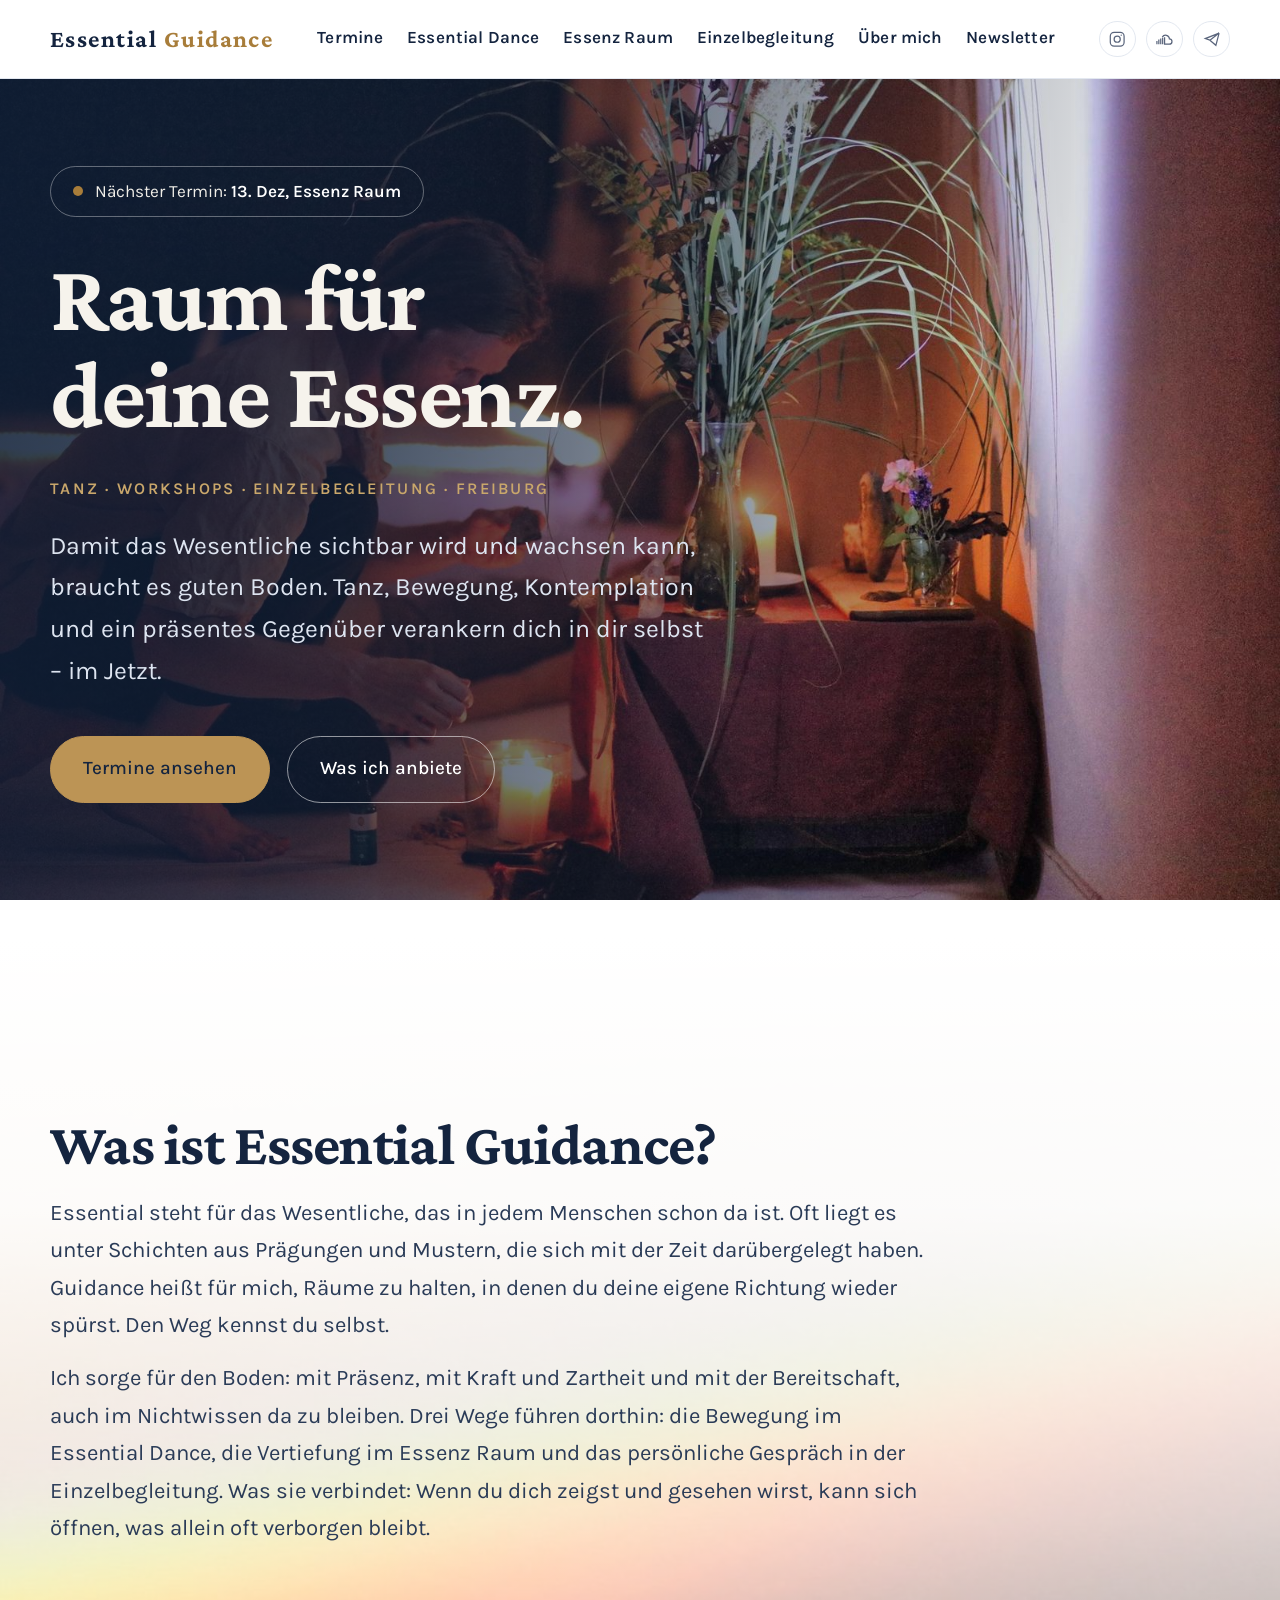
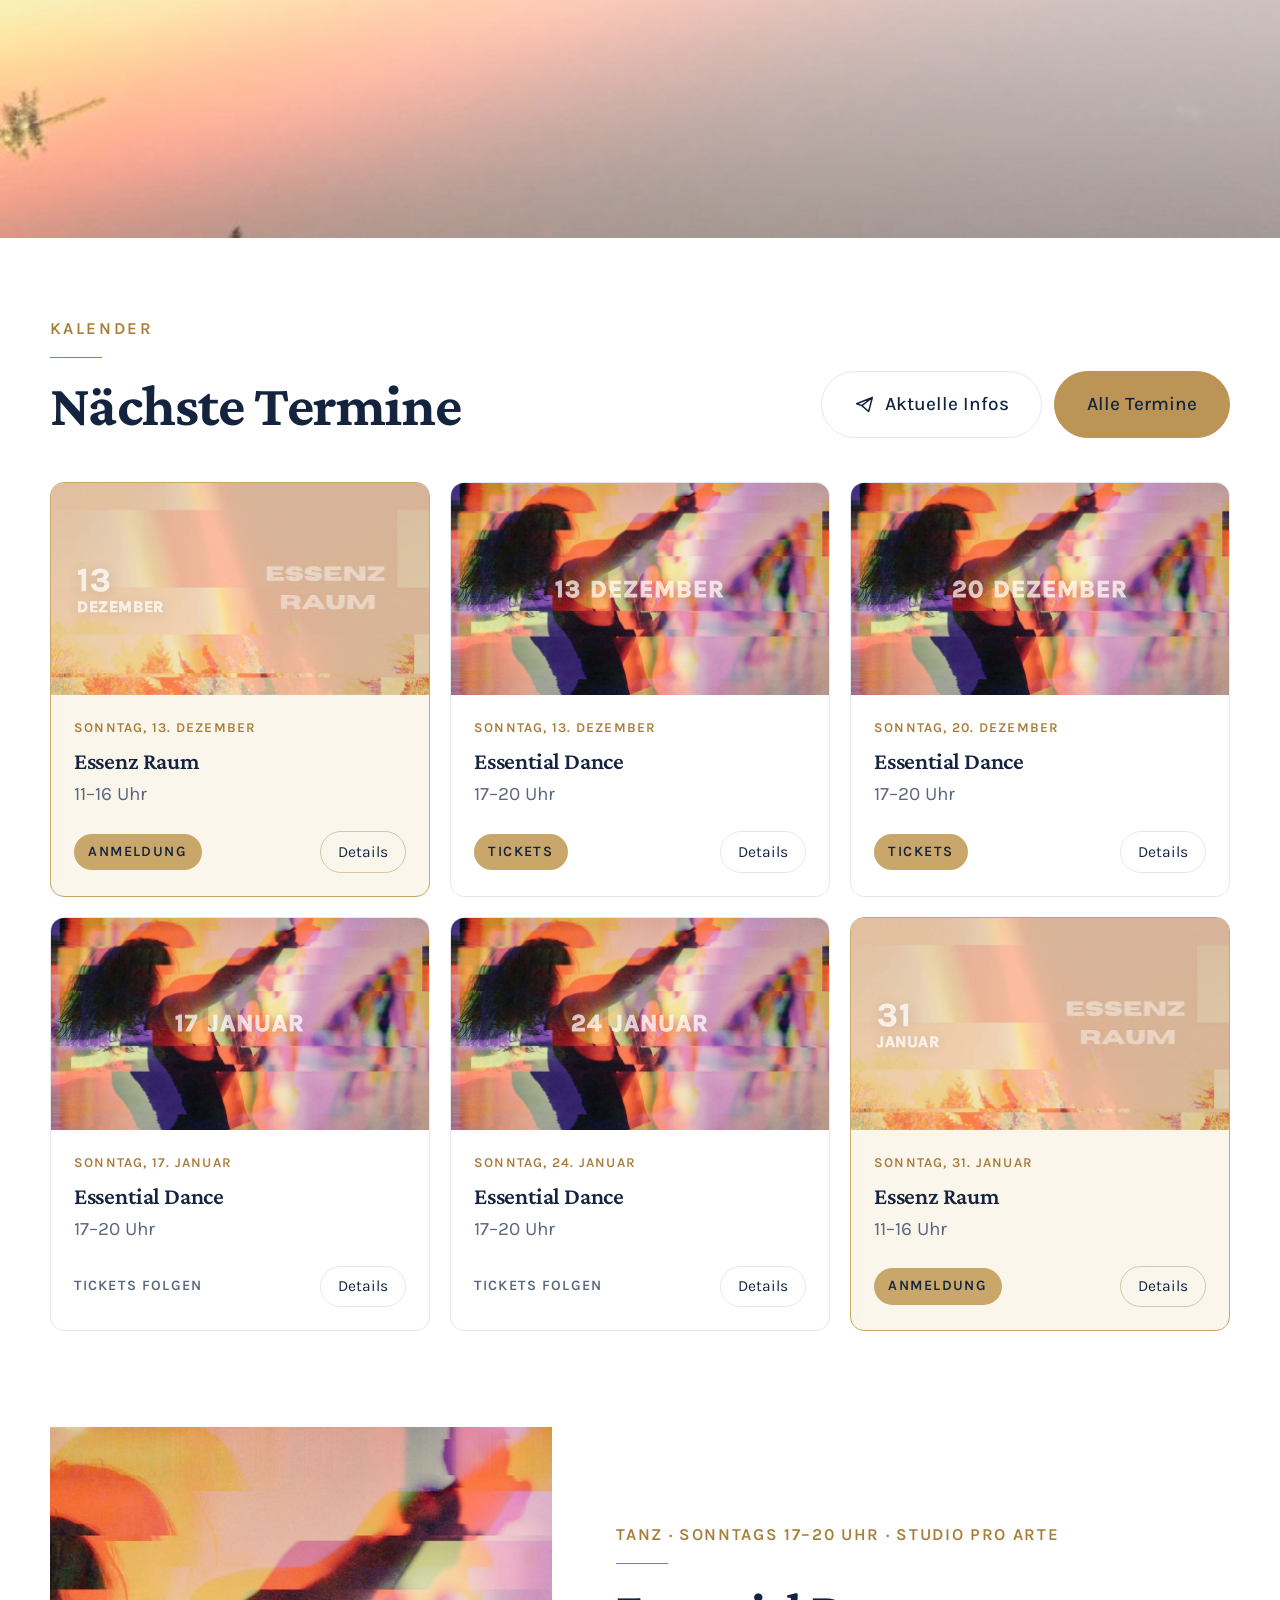
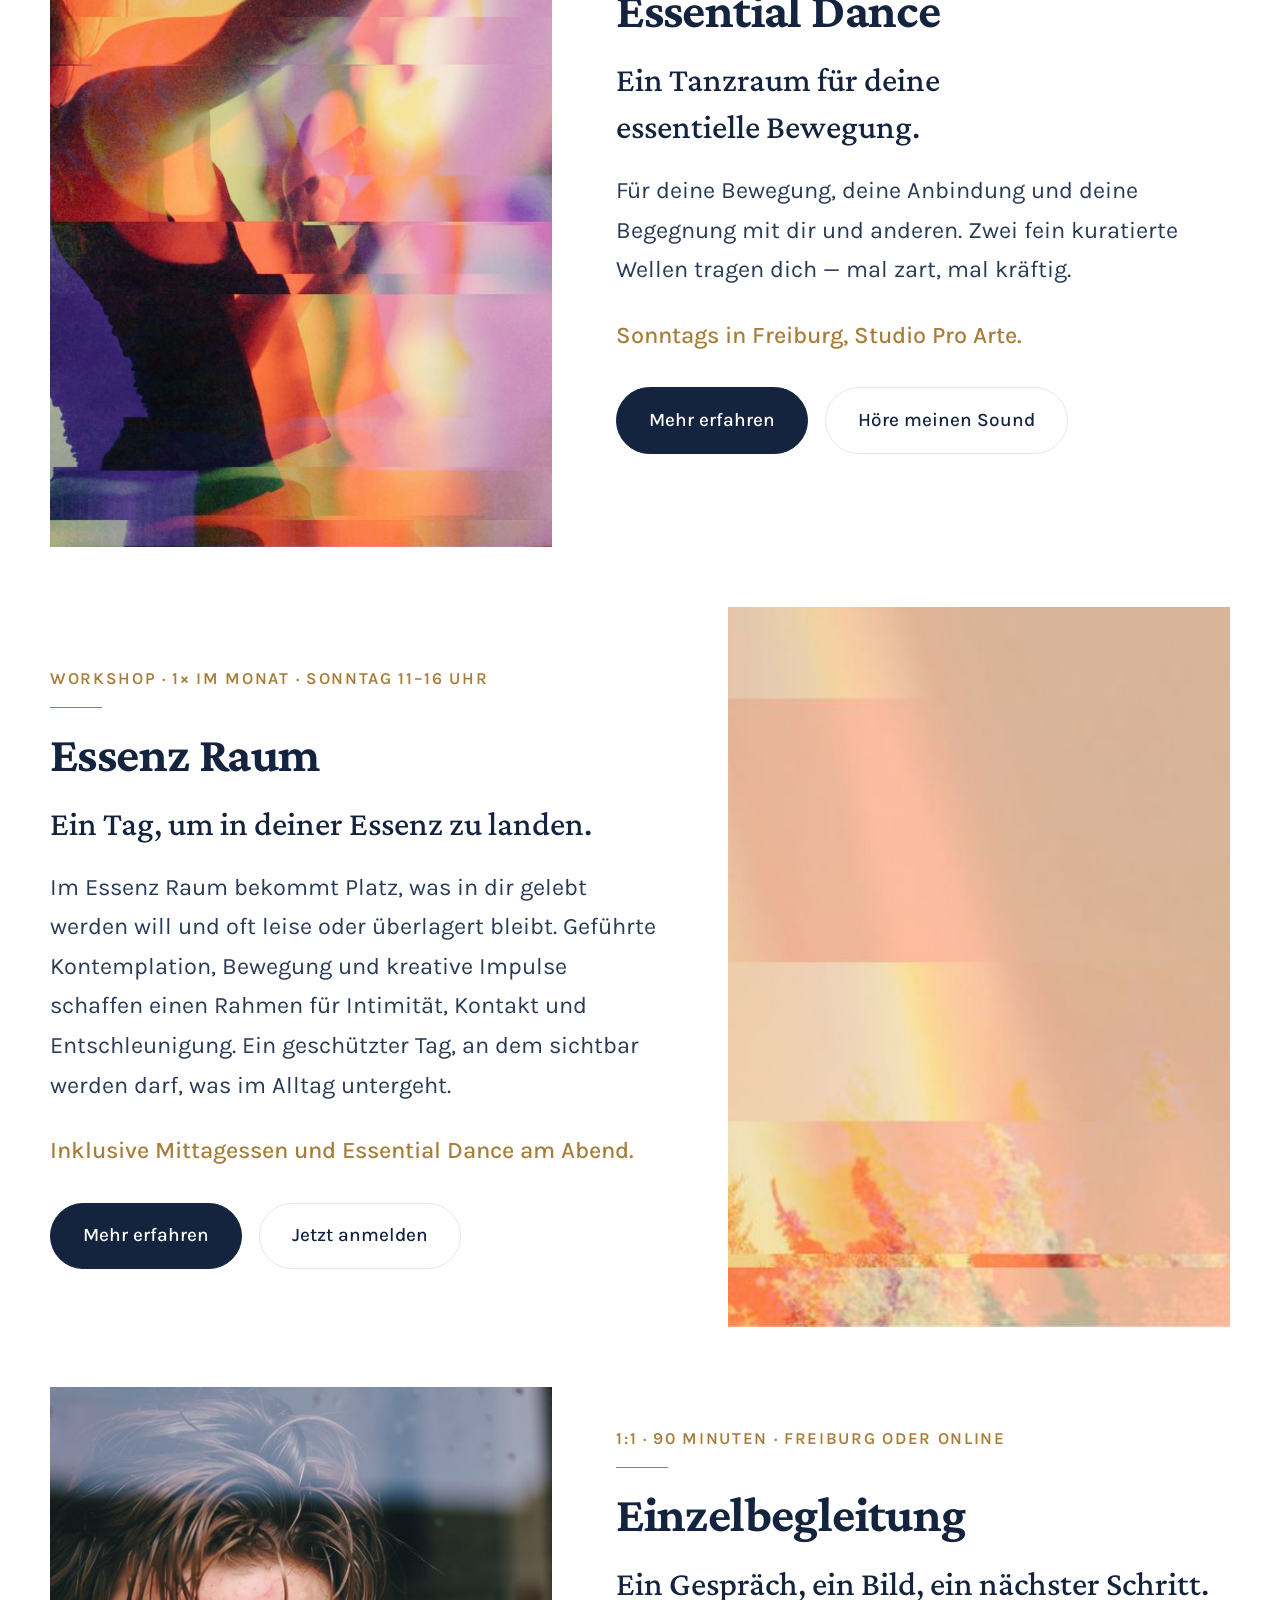
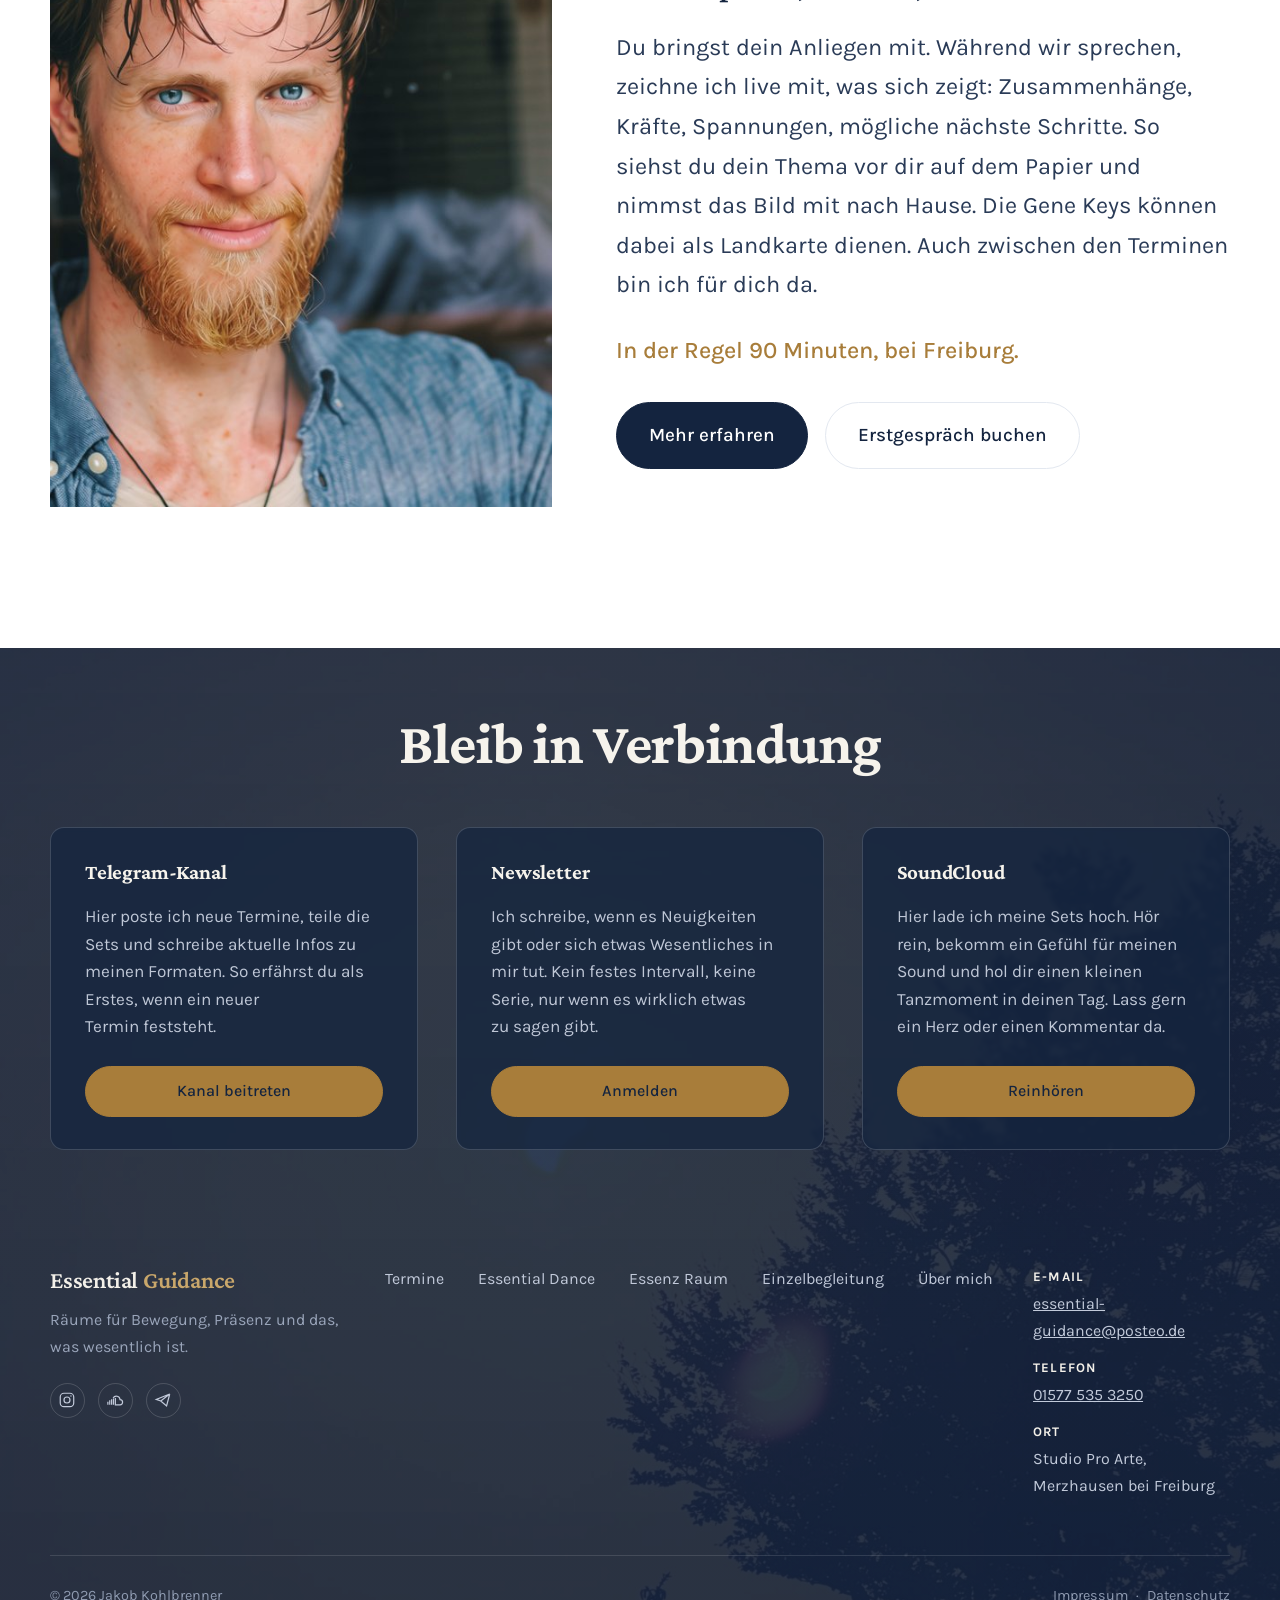
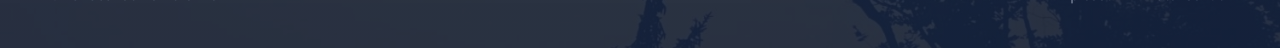
<file: index.html>
<!DOCTYPE html>
<html lang="de" data-theme="light">
<head>
<meta charset="utf-8">
<meta name="viewport" content="width=device-width, initial-scale=1">
<title>Essential Guidance Freiburg — Essential Dance, Essenz Raum &amp; Einzelbegleitung</title>
<meta name="description" content="Essential Guidance von Jakob Kohlbrenner in Freiburg: Essential Dance – freies Tanzen am Sonntag, verwandt mit Ecstatic Dance –, der Essenz Raum in kleiner Gruppe und Einzelbegleitung.">
<link rel="canonical" href="https://essential-guidance.space/">
<meta name="theme-color" content="#14243F">
<link rel="icon" href="favicon.svg" type="image/svg+xml">
<link rel="apple-touch-icon" href="apple-touch-icon.png">
<meta property="og:type" content="website">
<meta property="og:locale" content="de_DE">
<meta property="og:site_name" content="Essential Guidance">
<meta property="og:title" content="Essential Guidance Freiburg — Essential Dance, Essenz Raum &amp; Einzelbegleitung">
<meta property="og:description" content="Essential Guidance von Jakob Kohlbrenner in Freiburg: Essential Dance – freies Tanzen am Sonntag, verwandt mit Ecstatic Dance –, der Essenz Raum in kleiner Gruppe und Einzelbegleitung.">
<meta property="og:url" content="https://essential-guidance.space/">
<meta property="og:image" content="https://essential-guidance.space/images/img-7b661ae95a6b.jpg">
<meta name="twitter:card" content="summary_large_image">
<link rel="preconnect" href="https://fonts.bunny.net">
<link href="https://fonts.bunny.net/css?family=Crimson+Pro:400,500,600,700&display=swap" rel="stylesheet">
<link href="https://fonts.bunny.net/css?family=Karla:300,400,500,600&display=swap" rel="stylesheet">
<link href="https://fonts.bunny.net/css?family=Syncopate:700&display=swap" rel="stylesheet">
<link rel="stylesheet" href="styles.css?v=20261009k">
<script type="application/ld+json">{"@context": "https://schema.org", "@graph": [{"@type": "WebSite", "@id": "https://essential-guidance.space/#site", "name": "Essential Guidance", "url": "https://essential-guidance.space/", "inLanguage": "de-DE", "publisher": {"@id": "https://essential-guidance.space/#eg"}}, {"@type": "ProfessionalService", "@id": "https://essential-guidance.space/#eg", "name": "Essential Guidance", "alternateName": "Essential Guidance Freiburg", "url": "https://essential-guidance.space/", "founder": {"@id": "https://essential-guidance.space/#jakob"}, "description": "Dachmarke von Jakob Kohlbrenner in Freiburg im Breisgau mit drei Bereichen: Essential Dance (eigenes Format für freies Tanzen, sonntags), Essenz Raum (Tagesformat in kleiner Gruppe) und Einzelbegleitung.", "email": "essential-guidance@posteo.de", "telephone": "+4915775353250", "image": "https://essential-guidance.space/images/img-7b661ae95a6b.jpg", "areaServed": [{"@type": "City", "name": "Freiburg im Breisgau"}, "Online"], "address": {"@type": "PostalAddress", "addressLocality": "Freiburg im Breisgau", "addressRegion": "Baden-Württemberg", "addressCountry": "DE"}, "location": {"@type": "Place", "name": "Studio Pro Arte", "address": {"@type": "PostalAddress", "streetAddress": "Am Rohrgraben 4a", "postalCode": "79249", "addressLocality": "Merzhausen bei Freiburg", "addressRegion": "Baden-Württemberg", "addressCountry": "DE"}}, "makesOffer": [{"@type": "Offer", "itemOffered": {"@type": "Service", "name": "Essential Dance", "url": "https://essential-guidance.space/essential-dance.html", "serviceType": "Freies Tanzen / Tanzabend", "description": "Freies Tanzen ohne Schritte mit DJ-Musikreise, sonntags 17–20 Uhr im Studio Pro Arte. Eigenständiges Format, verwandt mit Ecstatic Dance."}}, {"@type": "Offer", "itemOffered": {"@type": "Service", "name": "Essenz Raum", "url": "https://essential-guidance.space/essenzraum.html", "serviceType": "Tagesworkshop in kleiner Gruppe", "description": "Ein Sonntag 11–16 Uhr mit Bewegung, Kontemplation, Teilen und Malen."}}, {"@type": "Offer", "itemOffered": {"@type": "Service", "name": "Einzelbegleitung", "url": "https://essential-guidance.space/einzelbegleitung.html", "serviceType": "Persönliche Begleitung", "description": "Einzelbegleitung in Freiburg oder online mit Graphic Recording und Gene Keys."}}], "sameAs": ["https://www.instagram.com/jakobkohlbrenner/", "https://soundcloud.com/koojaa", "https://t.me/essentialdancee"]}, {"@type": "Person", "@id": "https://essential-guidance.space/#jakob", "name": "Jakob Kohlbrenner", "jobTitle": "Facilitator, DJ, Graphic Recorder und Gene Keys Guide", "url": "https://essential-guidance.space/ueber.html", "image": "https://essential-guidance.space/images/ueber-portrait-2.jpg", "email": "essential-guidance@posteo.de", "telephone": "+4915775353250", "address": {"@type": "PostalAddress", "addressLocality": "Freiburg im Breisgau", "addressRegion": "Baden-Württemberg", "addressCountry": "DE"}, "worksFor": {"@id": "https://essential-guidance.space/#eg"}, "knowsAbout": ["Essential Dance", "Freies Tanzen", "Ecstatic Dance", "Kontaktimprovisation", "Movement Medicine", "DJ", "Graphic Recording", "Gene Keys", "Facilitation", "Art of Hosting", "Theory U", "Systemische Aufstellungsarbeit"], "sameAs": ["https://www.instagram.com/jakobkohlbrenner/", "https://soundcloud.com/koojaa", "https://www.jakob-kohlbrenner.de/", "https://www.linkedin.com/in/jakob-kohlbrenner-58133414a/"]}]}</script>
</head>
<body>

<div id="prog"></div>
<header class="top">
  <div class="wrap">
    <a class="mark" href="#">Essential <span>Guidance</span></a>
    <nav id="mainnav">
      <a href="termine.html">Termine</a>
      <a href="essential-dance.html">Essential Dance</a>
      <a href="essenzraum.html">Essenz Raum</a>
      <a href="einzelbegleitung.html">Einzelbegleitung</a>
      <a href="ueber.html">Über mich</a>
      <a href="#kontakt">Newsletter</a>
    </nav>
    <div class="header-right">
      <div class="social-row">
        <a href="https://www.instagram.com/jakobkohlbrenner/" target="_blank" rel="noopener" aria-label="Instagram"><svg viewBox="0 0 24 24"><rect x="3" y="3" width="18" height="18" rx="5"/><circle cx="12" cy="12" r="4"/><circle cx="17.3" cy="6.7" r=".9" fill="currentColor" stroke="none"/></svg></a>
        <a href="https://soundcloud.com/koojaa" target="_blank" rel="noopener" aria-label="SoundCloud"><svg viewBox="0 0 24 24"><path d="M2.5 14.5v4M5 12.5v6M7.5 11v7.5M10 10v8.5M12.5 9.5v9h6a3.5 3.5 0 0 0 .3-7 5 5 0 0 0-9.3-2.2"/></svg></a>
        <a href="https://t.me/essentialdancee" target="_blank" rel="noopener" aria-label="Telegram"><svg viewBox="0 0 24 24"><path d="M21 4L3 11.2l6 2.1M21 4l-4.2 16L9 13.3M21 4L9 13.3"/></svg></a>
      </div>
      <button class="menu-toggle" aria-label="Menü öffnen" aria-controls="mainnav"><span></span></button>
    </div>
  </div>
</header>

<section class="hero">
  <div class="hero-media">
    <img data-img="st-i0" class="hero-img" src="images/img-9cb999e071df.jpg" alt="Jakob Kohlbrenner bereitet den Raum vor, Kerzen und Blumen">
    <div class="hero-gradient"></div>
  </div>
  <div class="wrap hero-content">
    <span class="hero-badge"><span class="dot"></span><span id="hero-badge-text">Termine werden geladen …</span></span>
    <h1 data-e="st-0" class="measure">Raum für deine Essenz.</h1>
    <span data-e="st-0b" class="hero-orient">Tanz · Workshops · Einzelbegleitung<span class="nur-gross"> · Freiburg</span></span>
    <p data-e="st-1" class="lead">Damit das Wesentliche sichtbar wird und wachsen kann, braucht es guten Boden. Tanz, Bewegung, Kontemplation und ein pr&auml;sentes Gegen&uuml;ber verankern dich in dir selbst &ndash; im Jetzt.</p>
    <div class="actions">
      <a data-e="st-67" class="btn" href="termine.html">Termine ansehen</a>
      <a data-e="st-68" class="btn ghost" href="#formate">Was ich anbiete</a>
    </div>
  </div>
</section>

<div class="hero-spacer"></div>

<section id="was-ist" class="was-ist">
  <div class="wrap">
    <div class="tight" style="max-width:44rem">
      <h2 data-e="st-w0">Was ist Essential Guidance?</h2>
      <p data-e="st-w1">Essential steht für das Wesentliche, das in jedem Menschen schon da ist. Oft liegt es unter Schichten aus Prägungen und Mustern, die sich mit der Zeit darübergelegt haben. Guidance heißt für mich, Räume zu halten, in denen du deine eigene Richtung wieder spürst. Den Weg kennst du selbst.</p>
      <p data-e="st-w1b">Ich sorge für den Boden: mit Präsenz, mit Kraft und Zartheit und mit der Bereitschaft, auch im Nichtwissen da zu bleiben. Drei Wege führen dorthin: die Bewegung im Essential Dance, die Vertiefung im Essenz Raum und das persönliche Gespräch in der Einzelbegleitung. Was sie verbindet: Wenn du dich zeigst und gesehen wirst, kann sich öffnen, was allein oft verborgen bleibt.</p>
    </div>
  </div>
</section>

<section id="termine">
  <div class="wrap">
    <div class="termine-head">
      <div><span data-e="st-49" class="sect-eyebrow">Kalender</span><h2 data-e="st-2">N&auml;chste Termine</h2></div>
      <div class="termine-btns"><a class="btn ghost btn-icon" href="https://t.me/essentialdancee" target="_blank" rel="noopener"><svg viewBox="0 0 24 24" aria-hidden="true"><path d="M21 4L3 11.2l6 2.1M21 4l-4.2 16L9 13.3M21 4L9 13.3"/></svg>Aktuelle Infos</a><a data-e="st-69" class="btn gold" href="termine.html">Alle Termine</a></div>
    </div>

    <div class="dates" id="dates-home" data-max-count="6">
      <div class="dcard" data-date="2026-10-04"><div class="dcard-media"><img loading="lazy" decoding="async" class="dcard-img" src="images/img-7089e9983714.jpg" alt="Essential Dance in Freiburg"><span class="dcard-big"><b>4</b> <i><span class="m-voll">Oktober</span><span class="m-kurz">Okt</span></i></span></div><div class="dcard-body"><div class="dcard-date">Sonntag, 4. Oktober</div><h3>Essential Dance</h3><p>17&ndash;20 Uhr</p><div class="dcard-foot"><a class="dcard-flag" href="https://eventfrog.de/de/p/kurse-seminare/musik-tanz/essential-dance-7511358814026737205.html" target="_blank" rel="noopener">Tickets</a><a class="dcard-link" href="essential-dance.html">Details</a></div></div></div>
      <div class="dcard" data-date="2026-10-11"><div class="dcard-media"><img loading="lazy" decoding="async" class="dcard-img" src="images/img-7089e9983714.jpg" alt="Essential Dance in Freiburg"><span class="dcard-big"><b>11</b> <i><span class="m-voll">Oktober</span><span class="m-kurz">Okt</span></i></span></div><div class="dcard-body"><div class="dcard-date">Sonntag, 11. Oktober</div><h3>Essential Dance</h3><p>17&ndash;20 Uhr</p><div class="dcard-foot"><a class="dcard-flag" href="https://eventfrog.de/de/p/kurse-seminare/musik-tanz/essential-dance-7511360464665727983.html" target="_blank" rel="noopener">Tickets</a><a class="dcard-link" href="essential-dance.html">Details</a></div></div></div>
      <div class="dcard raum" data-date="2026-10-18"><div class="dcard-media"><img loading="lazy" decoding="async" class="dcard-img" src="images/img-262a22e84b99.jpg" alt="Essenz Raum in Freiburg"><span class="dcard-big"><b>18</b> <i><span class="m-voll">Oktober</span><span class="m-kurz">Okt</span></i></span></div><div class="dcard-body"><div class="dcard-date">Sonntag, 18. Oktober</div><h3>Essenz Raum</h3><p>11&ndash;16 Uhr</p><div class="dcard-foot"><a class="dcard-flag" href="mailto:essential-guidance@posteo.de?subject=Anmeldung%20Essenz%20Raum&amp;body=Hallo%20Jakob%2C%0A%0Aich%20m%C3%B6chte%20mich%20gerne%20f%C3%BCr%20den%20Essenz%20Raum%20am%2018.%20Oktober%20anmelden.%0A%0AHerzliche%20Gr%C3%BC%C3%9Fe%0A%28Name%29">Anmeldung</a><a class="dcard-link" href="essenzraum.html">Details</a></div></div></div>
      <div class="dcard" data-date="2026-10-18"><div class="dcard-media"><img loading="lazy" decoding="async" class="dcard-img" src="images/img-7089e9983714.jpg" alt="Essential Dance in Freiburg"><span class="dcard-big"><b>18</b> <i><span class="m-voll">Oktober</span><span class="m-kurz">Okt</span></i></span></div><div class="dcard-body"><div class="dcard-date">Sonntag, 18. Oktober</div><h3>Essential Dance</h3><p>17&ndash;20 Uhr</p><div class="dcard-foot"><a class="dcard-flag" href="https://eventfrog.de/de/p/kurse-seminare/musik-tanz/essential-dance-7511360464732837386.html" target="_blank" rel="noopener">Tickets</a><a class="dcard-link" href="essential-dance.html">Details</a></div></div></div>
      <div class="dcard" data-date="2026-10-25"><div class="dcard-media"><img loading="lazy" decoding="async" class="dcard-img" src="images/img-7089e9983714.jpg" alt="Essential Dance in Freiburg"><span class="dcard-big"><b>25</b> <i><span class="m-voll">Oktober</span><span class="m-kurz">Okt</span></i></span></div><div class="dcard-body"><div class="dcard-date">Sonntag, 25. Oktober</div><h3>Essential Dance</h3><p>17&ndash;20 Uhr</p><div class="dcard-foot"><a class="dcard-flag" href="https://eventfrog.de/de/p/kurse-seminare/musik-tanz/essential-dance-7511360464799946251.html" target="_blank" rel="noopener">Tickets</a><a class="dcard-link" href="essential-dance.html">Details</a></div></div></div>
      <div class="dcard" data-date="2026-11-08"><div class="dcard-media"><img loading="lazy" decoding="async" class="dcard-img" src="images/img-7089e9983714.jpg" alt="Essential Dance in Freiburg"><span class="dcard-big"><b>8</b> <i><span class="m-voll">November</span><span class="m-kurz">Nov</span></i></span></div><div class="dcard-body"><div class="dcard-date">Sonntag, 8. November</div><h3>Essential Dance</h3><p>17&ndash;20 Uhr</p><div class="dcard-foot"><a class="dcard-flag" href="https://eventfrog.de/de/p/kurse-seminare/musik-tanz/essential-dance-7511360464862860916.html" target="_blank" rel="noopener">Tickets</a><a class="dcard-link" href="essential-dance.html">Details</a></div></div></div>
      <div class="dcard raum" data-date="2026-11-15"><div class="dcard-media"><img loading="lazy" decoding="async" class="dcard-img" src="images/img-262a22e84b99.jpg" alt="Essenz Raum in Freiburg"><span class="dcard-big"><b>15</b> <i><span class="m-voll">November</span><span class="m-kurz">Nov</span></i></span></div><div class="dcard-body"><div class="dcard-date">Sonntag, 15. November</div><h3>Essenz Raum</h3><p>11&ndash;16 Uhr</p><div class="dcard-foot"><a class="dcard-flag" href="mailto:essential-guidance@posteo.de?subject=Anmeldung%20Essenz%20Raum&amp;body=Hallo%20Jakob%2C%0A%0Aich%20m%C3%B6chte%20mich%20gerne%20f%C3%BCr%20den%20Essenz%20Raum%20am%2015.%20November%20anmelden.%0A%0AHerzliche%20Gr%C3%BC%C3%9Fe%0A%28Name%29">Anmeldung</a><a class="dcard-link" href="essenzraum.html">Details</a></div></div></div>
      <div class="dcard" data-date="2026-11-15"><div class="dcard-media"><img loading="lazy" decoding="async" class="dcard-img" src="images/img-7089e9983714.jpg" alt="Essential Dance in Freiburg"><span class="dcard-big"><b>15</b> <i><span class="m-voll">November</span><span class="m-kurz">Nov</span></i></span></div><div class="dcard-body"><div class="dcard-date">Sonntag, 15. November</div><h3>Essential Dance</h3><p>17&ndash;20 Uhr</p><div class="dcard-foot"><a class="dcard-flag" href="https://eventfrog.de/de/p/kurse-seminare/musik-tanz/essential-dance-7511360464925775477.html" target="_blank" rel="noopener">Tickets</a><a class="dcard-link" href="essential-dance.html">Details</a></div></div></div>
      <div class="dcard" data-date="2026-11-22"><div class="dcard-media"><img loading="lazy" decoding="async" class="dcard-img" src="images/img-7089e9983714.jpg" alt="Essential Dance in Freiburg"><span class="dcard-big"><b>22</b> <i><span class="m-voll">November</span><span class="m-kurz">Nov</span></i></span></div><div class="dcard-body"><div class="dcard-date">Sonntag, 22. November</div><h3>Essential Dance</h3><p>17&ndash;20 Uhr</p><div class="dcard-foot"><a class="dcard-flag" href="https://eventfrog.de/de/p/kurse-seminare/musik-tanz/essential-dance-7511360464976107140.html" target="_blank" rel="noopener">Tickets</a><a class="dcard-link" href="essential-dance.html">Details</a></div></div></div>
      <div class="dcard raum" data-date="2026-12-13"><div class="dcard-media"><img loading="lazy" decoding="async" class="dcard-img" src="images/img-262a22e84b99.jpg" alt="Essenz Raum in Freiburg"><span class="dcard-big"><b>13</b> <i><span class="m-voll">Dezember</span><span class="m-kurz">Dez</span></i></span></div><div class="dcard-body"><div class="dcard-date">Sonntag, 13. Dezember</div><h3>Essenz Raum</h3><p>11&ndash;16 Uhr</p><div class="dcard-foot"><a class="dcard-flag" href="mailto:essential-guidance@posteo.de?subject=Anmeldung%20Essenz%20Raum&amp;body=Hallo%20Jakob%2C%0A%0Aich%20m%C3%B6chte%20mich%20gerne%20f%C3%BCr%20den%20Essenz%20Raum%20am%2013.%20Dezember%20anmelden.%0A%0AHerzliche%20Gr%C3%BC%C3%9Fe%0A%28Name%29">Anmeldung</a><a class="dcard-link" href="essenzraum.html">Details</a></div></div></div>
      <div class="dcard" data-date="2026-12-13"><div class="dcard-media"><img loading="lazy" decoding="async" class="dcard-img" src="images/img-7089e9983714.jpg" alt="Essential Dance in Freiburg"><span class="dcard-big"><b>13</b> <i><span class="m-voll">Dezember</span><span class="m-kurz">Dez</span></i></span></div><div class="dcard-body"><div class="dcard-date">Sonntag, 13. Dezember</div><h3>Essential Dance</h3><p>17&ndash;20 Uhr</p><div class="dcard-foot"><a class="dcard-flag" href="https://eventfrog.de/de/p/kurse-seminare/musik-tanz/essential-dance-7511360465022244511.html" target="_blank" rel="noopener">Tickets</a><a class="dcard-link" href="essential-dance.html">Details</a></div></div></div>
      <div class="dcard" data-date="2026-12-20"><div class="dcard-media"><img loading="lazy" decoding="async" class="dcard-img" src="images/img-7089e9983714.jpg" alt="Essential Dance in Freiburg"><span class="dcard-big"><b>20</b> <i><span class="m-voll">Dezember</span><span class="m-kurz">Dez</span></i></span></div><div class="dcard-body"><div class="dcard-date">Sonntag, 20. Dezember</div><h3>Essential Dance</h3><p>17&ndash;20 Uhr</p><div class="dcard-foot"><a class="dcard-flag" href="https://eventfrog.de/de/p/kurse-seminare/musik-tanz/essential-dance-7511360465072576186.html" target="_blank" rel="noopener">Tickets</a><a class="dcard-link" href="essential-dance.html">Details</a></div></div></div>
      <div class="dcard" data-date="2027-01-17"><div class="dcard-media"><img loading="lazy" decoding="async" class="dcard-img" src="images/img-7089e9983714.jpg" alt="Essential Dance in Freiburg"><span class="dcard-big"><b>17</b> <i><span class="m-voll">Januar</span><span class="m-kurz">Jan</span></i></span></div><div class="dcard-body"><div class="dcard-date">Sonntag, 17. Januar</div><h3>Essential Dance</h3><p>17&ndash;20 Uhr</p><div class="dcard-foot"><span class="dcard-folgt">Tickets folgen</span><a class="dcard-link" href="essential-dance.html">Details</a></div></div></div>
      <div class="dcard" data-date="2027-01-24"><div class="dcard-media"><img loading="lazy" decoding="async" class="dcard-img" src="images/img-7089e9983714.jpg" alt="Essential Dance in Freiburg"><span class="dcard-big"><b>24</b> <i><span class="m-voll">Januar</span><span class="m-kurz">Jan</span></i></span></div><div class="dcard-body"><div class="dcard-date">Sonntag, 24. Januar</div><h3>Essential Dance</h3><p>17&ndash;20 Uhr</p><div class="dcard-foot"><span class="dcard-folgt">Tickets folgen</span><a class="dcard-link" href="essential-dance.html">Details</a></div></div></div>
      <div class="dcard raum" data-date="2027-01-31"><div class="dcard-media"><img loading="lazy" decoding="async" class="dcard-img" src="images/img-262a22e84b99.jpg" alt="Essenz Raum in Freiburg"><span class="dcard-big"><b>31</b> <i><span class="m-voll">Januar</span><span class="m-kurz">Jan</span></i></span></div><div class="dcard-body"><div class="dcard-date">Sonntag, 31. Januar</div><h3>Essenz Raum</h3><p>11&ndash;16 Uhr</p><div class="dcard-foot"><a class="dcard-flag" href="mailto:essential-guidance@posteo.de?subject=Anmeldung%20Essenz%20Raum&amp;body=Hallo%20Jakob%2C%0A%0Aich%20m%C3%B6chte%20mich%20gerne%20f%C3%BCr%20den%20Essenz%20Raum%20am%2031.%20Januar%20anmelden.%0A%0AHerzliche%20Gr%C3%BC%C3%9Fe%0A%28Name%29">Anmeldung</a><a class="dcard-link" href="essenzraum.html">Details</a></div></div></div>
      <div class="dcard" data-date="2027-01-31"><div class="dcard-media"><img loading="lazy" decoding="async" class="dcard-img" src="images/img-7089e9983714.jpg" alt="Essential Dance in Freiburg"><span class="dcard-big"><b>31</b> <i><span class="m-voll">Januar</span><span class="m-kurz">Jan</span></i></span></div><div class="dcard-body"><div class="dcard-date">Sonntag, 31. Januar</div><h3>Essential Dance</h3><p>17&ndash;20 Uhr</p><div class="dcard-foot"><span class="dcard-folgt">Tickets folgen</span><a class="dcard-link" href="essential-dance.html">Details</a></div></div></div>
      <div class="dcard" data-date="2027-02-07"><div class="dcard-media"><img loading="lazy" decoding="async" class="dcard-img" src="images/img-7089e9983714.jpg" alt="Essential Dance in Freiburg"><span class="dcard-big"><b>7</b> <i><span class="m-voll">Februar</span><span class="m-kurz">Feb</span></i></span></div><div class="dcard-body"><div class="dcard-date">Sonntag, 7. Februar</div><h3>Essential Dance</h3><p>17&ndash;20 Uhr</p><div class="dcard-foot"><span class="dcard-folgt">Tickets folgen</span><a class="dcard-link" href="essential-dance.html">Details</a></div></div></div>
      <div class="dcard" data-date="2027-02-14"><div class="dcard-media"><img loading="lazy" decoding="async" class="dcard-img" src="images/img-7089e9983714.jpg" alt="Essential Dance in Freiburg"><span class="dcard-big"><b>14</b> <i><span class="m-voll">Februar</span><span class="m-kurz">Feb</span></i></span></div><div class="dcard-body"><div class="dcard-date">Sonntag, 14. Februar</div><h3>Essential Dance</h3><p>17&ndash;20 Uhr</p><div class="dcard-foot"><span class="dcard-folgt">Tickets folgen</span><a class="dcard-link" href="essential-dance.html">Details</a></div></div></div>
      <div class="dcard" data-date="2027-02-21"><div class="dcard-media"><img loading="lazy" decoding="async" class="dcard-img" src="images/img-7089e9983714.jpg" alt="Essential Dance in Freiburg"><span class="dcard-big"><b>21</b> <i><span class="m-voll">Februar</span><span class="m-kurz">Feb</span></i></span></div><div class="dcard-body"><div class="dcard-date">Sonntag, 21. Februar</div><h3>Essential Dance</h3><p>17&ndash;20 Uhr</p><div class="dcard-foot"><span class="dcard-folgt">Tickets folgen</span><a class="dcard-link" href="essential-dance.html">Details</a></div></div></div>
      <div class="dcard" data-date="2027-02-28"><div class="dcard-media"><img loading="lazy" decoding="async" class="dcard-img" src="images/img-7089e9983714.jpg" alt="Essential Dance in Freiburg"><span class="dcard-big"><b>28</b> <i><span class="m-voll">Februar</span><span class="m-kurz">Feb</span></i></span></div><div class="dcard-body"><div class="dcard-date">Sonntag, 28. Februar</div><h3>Essential Dance</h3><p>17&ndash;20 Uhr</p><div class="dcard-foot"><span class="dcard-folgt">Tickets folgen</span><a class="dcard-link" href="essential-dance.html">Details</a></div></div></div>
      <div class="dcard" data-date="2027-03-07"><div class="dcard-media"><img loading="lazy" decoding="async" class="dcard-img" src="images/img-7089e9983714.jpg" alt="Essential Dance in Freiburg"><span class="dcard-big"><b>7</b> <i><span class="m-voll">März</span><span class="m-kurz">Mär</span></i></span></div><div class="dcard-body"><div class="dcard-date">Sonntag, 7. März</div><h3>Essential Dance</h3><p>17&ndash;20 Uhr</p><div class="dcard-foot"><span class="dcard-folgt">Tickets folgen</span><a class="dcard-link" href="essential-dance.html">Details</a></div></div></div>
      <div class="dcard" data-date="2027-03-14"><div class="dcard-media"><img loading="lazy" decoding="async" class="dcard-img" src="images/img-7089e9983714.jpg" alt="Essential Dance in Freiburg"><span class="dcard-big"><b>14</b> <i><span class="m-voll">März</span><span class="m-kurz">Mär</span></i></span></div><div class="dcard-body"><div class="dcard-date">Sonntag, 14. März</div><h3>Essential Dance</h3><p>17&ndash;20 Uhr</p><div class="dcard-foot"><span class="dcard-folgt">Tickets folgen</span><a class="dcard-link" href="essential-dance.html">Details</a></div></div></div>
      <div class="dcard" data-date="2027-03-21"><div class="dcard-media"><img loading="lazy" decoding="async" class="dcard-img" src="images/img-7089e9983714.jpg" alt="Essential Dance in Freiburg"><span class="dcard-big"><b>21</b> <i><span class="m-voll">März</span><span class="m-kurz">Mär</span></i></span></div><div class="dcard-body"><div class="dcard-date">Sonntag, 21. März</div><h3>Essential Dance</h3><p>17&ndash;20 Uhr</p><div class="dcard-foot"><span class="dcard-folgt">Tickets folgen</span><a class="dcard-link" href="essential-dance.html">Details</a></div></div></div>
    </div>

  </div>
</section>

<section id="formate">
  <div class="wrap">

    <article class="format" id="essential-dance">
      <img loading="lazy" decoding="async" data-img="st-i1" class="pic" src="images/img-801ee31c1338.jpg" alt="Essential Dance in Freiburg — freies Tanzen zu DJ-Musik, inspiriert von Ecstatic Dance">
      <div>
        <span class="sect-eyebrow">Tanz · Sonntags 17–20 Uhr · Studio Pro Arte</span>
        <h2 data-e="st-4">Essential Dance</h2>
        <p data-e="st-5" class="claim">Ein Tanzraum f&uuml;r deine essentielle Bewegung.</p>
        <p data-e="st-6">F&uuml;r deine Bewegung, deine Anbindung und deine Begegnung mit dir und anderen. Zwei fein kuratierte Wellen tragen dich &mdash; mal zart, mal kr&auml;ftig.</p>
        <p data-e="st-8" class="close">Sonntags in Freiburg, Studio Pro Arte.</p>
        <div class="cta-row">
          <a data-e="st-70" class="btn" href="essential-dance.html">Mehr erfahren</a>
          <a data-e="st-71" class="btn ghost" href="https://soundcloud.com/koojaa" target="_blank" rel="noopener">H&ouml;re meinen Sound</a>
        </div>
      </div>
    </article>

    <article class="format">
      <img loading="lazy" decoding="async" data-img="st-i2" class="pic" src="images/img-3a7a9b85ad57.jpg" alt="Essenz Raum in Freiburg">
      <div>
        <span class="sect-eyebrow">Workshop · 1× im Monat · Sonntag 11–16 Uhr</span>
        <h2 data-e="st-11" id="essenzraum">Essenz Raum</h2>
        <p data-e="st-12" class="claim">Ein Tag, um in deiner Essenz zu landen.</p>
        <p data-e="st-13">Im Essenz Raum bekommt Platz, was in dir gelebt werden will und oft leise oder überlagert bleibt. Geführte Kontemplation, Bewegung und kreative Impulse schaffen einen Rahmen für Intimität, Kontakt und Entschleunigung. Ein geschützter Tag, an dem sichtbar werden darf, was im Alltag untergeht.</p>
        <p data-e="st-14b" class="close">Inklusive Mittagessen und Essential Dance am Abend.</p>
        <div class="cta-row">
          <a data-e="st-72" class="btn" href="essenzraum.html">Mehr erfahren</a>
          <a data-e="st-73" class="btn ghost" href="mailto:essential-guidance@posteo.de?subject=Anmeldung%20Essenz%20Raum&amp;body=Hallo%20Jakob%2C%0A%0Aich%20m%C3%B6chte%20mich%20gerne%20f%C3%BCr%20den%20Essenz%20Raum%20am%20%28Datum%29%20anmelden.%0A%0AHerzliche%20Gr%C3%BC%C3%9Fe%0A%28Name%29">Jetzt anmelden</a>
        </div>
      </div>
    </article>

    <article class="format">
      <img loading="lazy" decoding="async" data-img="st-i3" class="pic" src="images/img-dd33fbc43c06.jpg" alt="Jakob Kohlbrenner, Facilitator für Einzelbegleitung — Präsenz und Bewegung in Freiburg">
      <div>
        <span class="sect-eyebrow">1:1 · 90 Minuten · Freiburg oder online</span>
        <h2 data-e="st-15" id="einzelbegleitung">Einzelbegleitung</h2>
        <p data-e="st-16" class="claim">Ein Gespräch, ein Bild, ein nächster Schritt.</p>
        <p data-e="st-17">Du bringst dein Anliegen mit. Während wir sprechen, zeichne ich live mit, was sich zeigt: Zusammenhänge, Kräfte, Spannungen, mögliche nächste Schritte. So siehst du dein Thema vor dir auf dem Papier und nimmst das Bild mit nach Hause. Die Gene Keys können dabei als Landkarte dienen. Auch zwischen den Terminen bin ich für dich da.</p>
        <p data-e="st-18" class="close">In der Regel 90 Minuten, bei Freiburg.</p>
        <div class="cta-row">
          <a data-e="st-74" class="btn" href="einzelbegleitung.html">Mehr erfahren</a>
          <a data-e="st-75" class="btn ghost" href="mailto:essential-guidance@posteo.de?subject=Anfrage%3A%20Erstgespr%C3%A4ch&amp;body=Hallo%20Jakob%2C%0A%0Aich%20w%C3%BCrde%20gerne%20ein%20kostenloses%20Erstgespr%C3%A4ch%20mit%20dir%20vereinbaren.%0A%0AHerzliche%20Gr%C3%BC%C3%9Fe%0A%28Name%29">Erstgespr&auml;ch buchen</a>
        </div>
      </div>
    </article>

  </div>
</section>

<div class="verbindung-bg">
<section class="deep" id="kontakt">
  <div class="wrap">
    <div class="center-block" style="margin-bottom:clamp(2rem,4vw,2.8rem)">
      <h2 data-e="st-46">Bleib in Verbindung</h2>
    </div>
    <div class="zweiwege">
      <div class="weg">
        <h3 data-e="st-79">Telegram-Kanal</h3>
        <p data-e="st-80">Hier poste ich neue Termine, teile die Sets und schreibe aktuelle Infos zu meinen Formaten. So erfährst du als Erstes, wenn ein neuer Termin feststeht.</p>
        <div class="weg-fuss"><a data-e="st-81" class="btn" href="https://t.me/essentialdancee" target="_blank" rel="noopener">Kanal beitreten</a></div>
      </div>
      <div class="weg">
        <h3 data-e="st-66">Newsletter</h3>
        <p data-e="st-82">Ich schreibe, wenn es Neuigkeiten gibt oder sich etwas Wesentliches in mir tut. Kein festes Intervall, keine Serie, nur wenn es wirklich etwas zu sagen gibt.</p>
        <div class="weg-fuss"><a data-e="st-83" class="btn" href="mailto:essential-guidance@posteo.de?subject=Newsletter-Anmeldung&amp;body=Hallo%20Jakob%2C%0A%0Aich%20m%C3%B6chte%20mich%20gerne%20f%C3%BCr%20den%20Newsletter%20anmelden.%20Bin%20gespannt%2C%20was%20kommt.%0A%0AViele%20Gr%C3%BC%C3%9Fe%0A%28Name%29">Anmelden</a></div>
      </div>
      <div class="weg">
        <h3 data-e="st-84">SoundCloud</h3>
        <p data-e="st-85">Hier lade ich meine Sets hoch. Hör rein, bekomm ein Gefühl für meinen Sound und hol dir einen kleinen Tanzmoment in deinen Tag. Lass gern ein Herz oder einen Kommentar da.</p>
        <div class="weg-fuss"><a data-e="st-86" class="btn" href="https://soundcloud.com/koojaa" target="_blank" rel="noopener">Reinhören</a></div>
      </div>
    </div>
  </div>
</section>

<footer id="kontakt-footer">
  <div class="wrap">
    <div class="fgrid">
      <div>
        <h3>Essential <span style="color:var(--gold-soft)">Guidance</span></h3>
        <p style="max-width:20rem; color:#9AA5BA">Räume für Bewegung, Präsenz und das, was wesentlich ist.</p>
      <div class="foot-social" style="margin-top:1.1rem">
        <a href="https://www.instagram.com/jakobkohlbrenner/" target="_blank" rel="noopener"><svg viewBox="0 0 24 24"><rect x="3" y="3" width="18" height="18" rx="5"/><circle cx="12" cy="12" r="4"/><circle cx="17.3" cy="6.7" r=".9" fill="currentColor" stroke="none"/></svg><span class="sr-only">Instagram</span></a>
        <a href="https://soundcloud.com/koojaa" target="_blank" rel="noopener"><svg viewBox="0 0 24 24"><path d="M2.5 14.5v4M5 12.5v6M7.5 11v7.5M10 10v8.5M12.5 9.5v9h6a3.5 3.5 0 0 0 .3-7 5 5 0 0 0-9.3-2.2"/></svg><span class="sr-only">SoundCloud</span></a>
        <a href="https://t.me/essentialdancee" target="_blank" rel="noopener"><svg viewBox="0 0 24 24"><path d="M21 4L3 11.2l6 2.1M21 4l-4.2 16L9 13.3M21 4L9 13.3"/></svg><span class="sr-only">Telegram</span></a>
      </div></div>
      <nav>
        <a href="termine.html">Termine</a>
        <a href="essential-dance.html">Essential Dance</a>
        <a href="essenzraum.html">Essenz Raum</a>
        <a href="einzelbegleitung.html">Einzelbegleitung</a>
        <a href="ueber.html">Über mich</a>
      </nav>
      
      <ul class="foot-contact">
        <li><b style="display:block;color:#F3F0E9;font-size:.78rem;letter-spacing:.09em;text-transform:uppercase;margin-bottom:.15rem">E-Mail</b><a href="mailto:essential-guidance@posteo.de">essential-guidance@posteo.de</a></li>
        <li><b style="display:block;color:#F3F0E9;font-size:.78rem;letter-spacing:.09em;text-transform:uppercase;margin-bottom:.15rem">Telefon</b><a href="tel:+4915775353250">01577 535 3250</a></li>
        <li><b style="display:block;color:#F3F0E9;font-size:.78rem;letter-spacing:.09em;text-transform:uppercase;margin-bottom:.15rem">Ort</b>Studio Pro Arte, Merzhausen bei Freiburg</li>
      </ul>
    </div>
    <div class="bottom-bar">
      <span>© 2026 Jakob Kohlbrenner</span>
      <span class="legal-links">
        <a class="legal-link" href="impressum.html">Impressum</a>
        <span>·</span>
        <a class="legal-link" href="datenschutz.html">Datenschutz</a>
      </span>
    </div>
  </div>
</footer>
</div>

<script src="main.js?v=20261009b" defer></script>
</body>
</html>
</file>
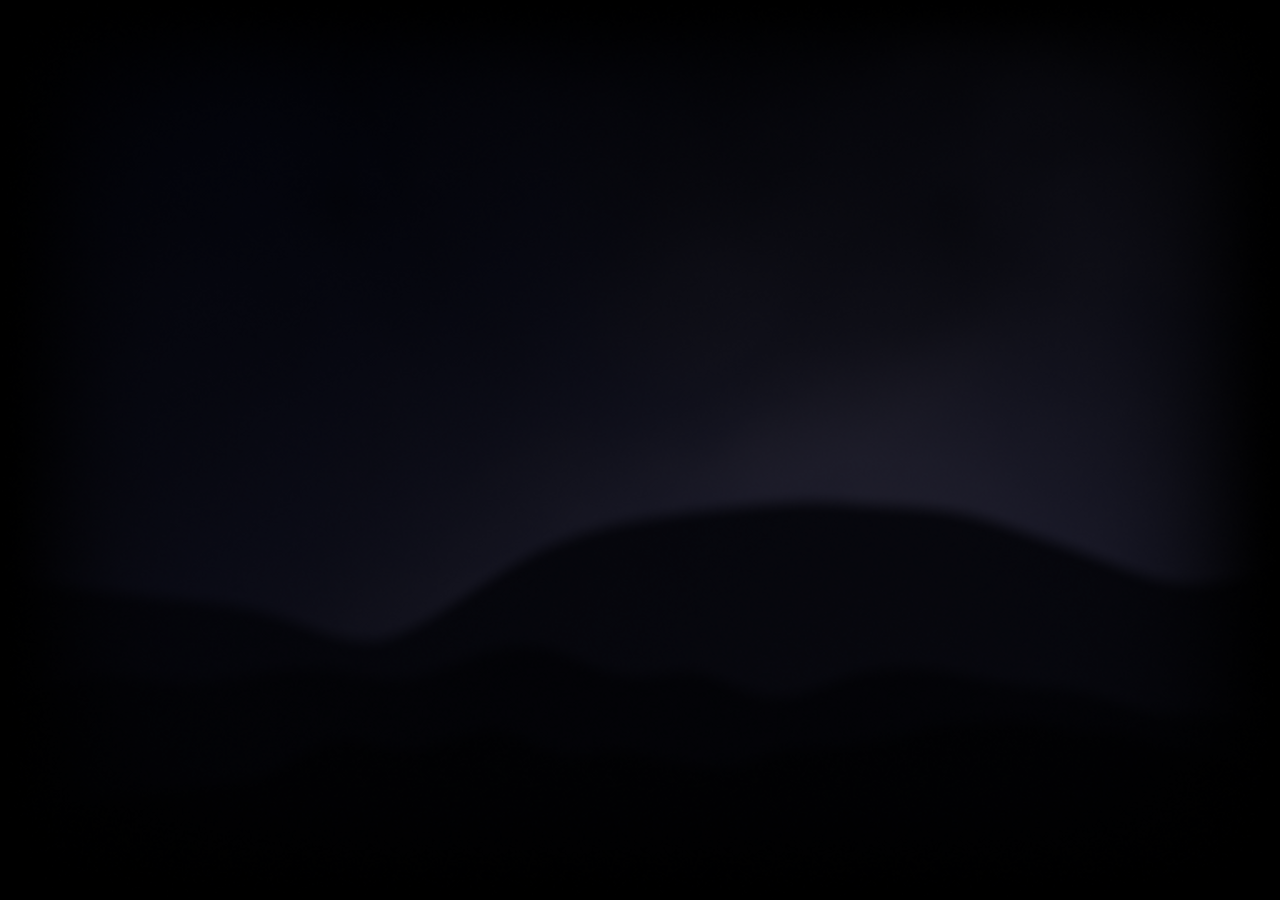
<file: visuals/index.html>
<!DOCTYPE html>
<html lang="de">
<head>
<meta charset="utf-8">
<meta name="viewport" content="width=device-width, initial-scale=1, viewport-fit=cover">
<meta name="robots" content="noindex">
<meta name="apple-mobile-web-app-capable" content="yes">
<meta name="mobile-web-app-capable" content="yes">
<meta name="apple-mobile-web-app-status-bar-style" content="black-translucent">
<meta name="apple-mobile-web-app-title" content="ED Visual">
<meta name="theme-color" content="#000000">
<title>Essential Dance – Visual</title>
<style>
  html, body { margin: 0; height: 100%; background: #000; overflow: hidden; -webkit-user-select: none; user-select: none; }
  canvas { position: fixed; inset: 0; width: 100%; height: 100%; display: block; }
  body.quiet { cursor: none; }
  #ui {
    position: fixed; left: 0; right: 0; bottom: 0;
    padding: 28px calc(16px + env(safe-area-inset-right)) calc(16px + env(safe-area-inset-bottom)) calc(16px + env(safe-area-inset-left));
    display: flex; flex-wrap: wrap; gap: 10px 12px; align-items: center; justify-content: center;
    font: 14px/1.2 system-ui, -apple-system, sans-serif; color: #e2e0da;
    background: linear-gradient(transparent, rgba(0,0,0,.8));
    transition: opacity .6s;
  }
  #ui.hide { opacity: 0; pointer-events: none; }
  #ui button, #ui select {
    font: inherit; color: inherit; background: rgba(255,255,255,.08);
    border: 1px solid rgba(255,255,255,.24); border-radius: 999px;
    padding: 9px 16px; min-height: 40px;
  }
  #ui button:active { background: rgba(255,255,255,.2); }
  #ui label { display: flex; align-items: center; gap: 8px; }
  #ui input[type=range] { width: 130px; accent-color: #e8b469; }
  #bar { position: fixed; left: 0; bottom: 0; height: 2px; width: 0; background: rgba(255,255,255,.5); transition: opacity .6s; }
  #bar.hide { opacity: 0; }
  #msg { position: fixed; inset: 0; display: none; align-items: center; justify-content: center; color: #aaa; font: 16px system-ui, sans-serif; padding: 24px; text-align: center; }
</style>
</head>
<body>
<canvas id="c"></canvas>
<div id="msg">Dieses Gerät kann das Bild leider nicht darstellen (WebGL fehlt).</div>
<div id="bar"></div>
<div id="ui">
  <button id="restart" type="button">Neustart</button>
  <select id="dur" aria-label="Dauer">
    <option value="120">2 Minuten</option>
    <option value="600">10 Minuten</option>
    <option value="7200">2 Stunden</option>
  </select>
  <button id="mic" type="button">Mikrofon</button>
  <label>Helligkeit <input id="bright" type="range" min="20" max="100" value="80"></label>
  <button id="fs" type="button">Vollbild</button>
</div>

<script id="fsrc" type="x-shader/x-fragment">
precision highp float;
uniform vec2  uRes;
uniform float uT;      // Fließzeit Wolken
uniform float uTf;     // Fließzeit Feuer
uniform float uE;      // Energie 0..1
uniform float uM;      // Gesamthelligkeit
uniform float uPulse;  // Klangimpuls 0..1
uniform vec3  uTop;    // Himmelsfarbe oben
uniform vec3  uHor;    // Farbe am Horizont
uniform vec3  uAcc;    // Lichtfarbe
uniform vec2  uSun;    // Ort des Lichts

float hash(vec2 p){
  p = fract(p * vec2(123.34, 456.21));
  p += dot(p, p + 45.32);
  return fract(p.x * p.y);
}
float noise(vec2 p){
  vec2 i = floor(p), f = fract(p);
  vec2 u = f * f * (3.0 - 2.0 * f);
  return mix(mix(hash(i), hash(i + vec2(1.0, 0.0)), u.x),
             mix(hash(i + vec2(0.0, 1.0)), hash(i + vec2(1.0, 1.0)), u.x), u.y);
}
float fbm(vec2 p){
  float a = 0.5, s = 0.0;
  mat2 m = mat2(1.6, 1.2, -1.2, 1.6);
  for (int i = 0; i < 5; i++) { s += a * noise(p); p = m * p; a *= 0.5; }
  return s;
}
float fbm3(vec2 p){
  float a = 0.5, s = 0.0;
  mat2 m = mat2(1.6, 1.2, -1.2, 1.6);
  for (int i = 0; i < 3; i++) { s += a * noise(p); p = m * p; a *= 0.5; }
  return s / 0.875;
}

void main(){
  vec2 uv = (gl_FragCoord.xy - 0.5 * uRes) / uRes.y;
  float e = uE, t = uT;
  float fire = smoothstep(0.42, 0.95, e);

  // Wolkenfeld
  vec2 p = uv * mix(1.15, 1.9, e) + vec2(11.3, 4.6);
  float warp = 1.4 + 2.2 * e;
  vec2 q = vec2(fbm(p + vec2(0.0, t * 0.12)),
                fbm(p + vec2(5.2, 1.3) - vec2(t * 0.10, 0.0)));
  vec2 r = vec2(fbm(p + warp * q + vec2(1.7, 9.2) + t * 0.07),
                fbm(p + warp * q + vec2(8.3, 2.8) - t * 0.06));
  float f = fbm(p + warp * r);

  // Himmel: Verlauf vom Horizont nach oben, leicht bewegt
  float gy = smoothstep(-0.36, 0.50, uv.y + (q.x - 0.5) * 0.28);
  vec3 col = mix(uHor, uTop, gy);

  // Licht hinter allem
  vec2 sd = uv - uSun;
  float glow = exp(-dot(sd, sd) * mix(5.5, 2.6, e));
  col += uAcc * glow * (0.50 + 0.40 * uPulse);

  // Wolken: zum Licht hin hell, abgewandt dunkel
  float d = smoothstep(0.38, 0.72, f);
  float lit = clamp(glow * 1.3 + (r.x - 0.38) * 1.1, 0.0, 1.0);
  vec3 cl = mix(uTop * 0.30, mix(uHor, uAcc, 0.65), lit);
  col = mix(col, cl, d * 0.78);

  // Berg in drei Schichten, davor und dazwischen Feuer
  for (int i = 0; i < 3; i++) {
    float fi = float(i);
    float x = uv.x * (1.1 + fi * 0.6) + fi * 17.3 + t * 0.008 * (fi + 1.0);
    float h = -0.17 - fi * 0.085 + (fbm3(vec2(x * 1.4, fi * 3.7)) - 0.5) * (0.30 - fi * 0.05);
    if (i == 0) h += 0.21 * exp(-pow((uv.x - 0.10) * 2.1, 2.0));
    float lick = fbm3(vec2(uv.x * 5.0 + fi * 4.0, uv.y * 3.0 - uTf * (1.0 + fi * 0.3)));
    float y = uv.y - (lick - 0.5) * 0.20 * fire;
    float soft = 0.014 + 0.035 * fire;
    float m = smoothstep(h + soft, h - soft, y);
    vec3 rc = mix(uHor, uTop, 0.55) * (0.50 - fi * 0.17);
    col = mix(col, rc, m * 0.88);

    if (i == 0) {
      // Feuer steigt hinter dem vorderen Gelände auf
      float above = uv.y + 0.30;
      vec2 fp = vec2(uv.x * 2.2 + (q.x - 0.5) * 1.3, uv.y * 1.35 - uTf * 0.9);
      float fl = fbm(fp + r * 0.8);
      float tongue = smoothstep(0.42, 0.80, fl + 0.30 - above * mix(1.5, 0.62, fire));
      vec3 fc = mix(vec3(0.95, 0.16, 0.42), vec3(1.0, 0.60, 0.14), smoothstep(0.35, 0.75, fl));
      fc = mix(fc, vec3(1.0, 0.92, 0.62), tongue * tongue * 0.55);
      col += fc * tongue * fire * (0.80 + 0.45 * uPulse);
    }
  }

  // weicher Rand, damit das Beamer-Rechteck an der Wand verschwindet
  vec2 n = gl_FragCoord.xy / uRes * 2.0 - 1.0;
  float vig = (1.0 - pow(abs(n.x), 5.0)) * (1.0 - pow(abs(n.y), 5.0));
  col *= smoothstep(0.0, 0.9, vig) * uM;

  col = 1.0 - exp(-col * 1.35);
  col += (hash(gl_FragCoord.xy + fract(t) * 91.7) - 0.5) / 255.0;
  gl_FragColor = vec4(col, 1.0);
}
</script>

<script>
(function () {
  var canvas = document.getElementById('c');
  var gl = canvas.getContext('webgl', { antialias: false, alpha: false, powerPreference: 'high-performance' });
  if (!gl) { document.getElementById('msg').style.display = 'flex'; return; }

  function compile(type, src) {
    var s = gl.createShader(type);
    gl.shaderSource(s, src); gl.compileShader(s);
    if (!gl.getShaderParameter(s, gl.COMPILE_STATUS)) { console.error(gl.getShaderInfoLog(s)); }
    return s;
  }
  var prog = gl.createProgram();
  gl.attachShader(prog, compile(gl.VERTEX_SHADER, 'attribute vec2 a; void main(){ gl_Position = vec4(a, 0.0, 1.0); }'));
  gl.attachShader(prog, compile(gl.FRAGMENT_SHADER, document.getElementById('fsrc').textContent));
  gl.linkProgram(prog);
  if (!gl.getProgramParameter(prog, gl.LINK_STATUS)) {
    console.error(gl.getProgramInfoLog(prog));
    document.getElementById('msg').style.display = 'flex'; return;
  }
  gl.useProgram(prog);
  var buf = gl.createBuffer();
  gl.bindBuffer(gl.ARRAY_BUFFER, buf);
  gl.bufferData(gl.ARRAY_BUFFER, new Float32Array([-1, -1, 3, -1, -1, 3]), gl.STATIC_DRAW);
  var loc = gl.getAttribLocation(prog, 'a');
  gl.enableVertexAttribArray(loc);
  gl.vertexAttribPointer(loc, 2, gl.FLOAT, false, 0, 0);
  var U = {};
  ['uRes', 'uT', 'uTf', 'uE', 'uM', 'uPulse', 'uTop', 'uHor', 'uAcc', 'uSun'].forEach(function (k) { U[k] = gl.getUniformLocation(prog, k); });

  function resize() {
    var w = canvas.clientWidth, h = canvas.clientHeight;
    var s = Math.min(window.devicePixelRatio || 1, 2) * 0.6;
    var m = Math.max(w, h) * s;
    if (m > 1280) s *= 1280 / m;
    var cw = Math.max(2, Math.round(w * s)), ch = Math.max(2, Math.round(h * s));
    if (canvas.width !== cw || canvas.height !== ch) { canvas.width = cw; canvas.height = ch; }
    gl.viewport(0, 0, cw, ch);
  }
  window.addEventListener('resize', resize);
  resize();

  /* Der Bogen: acht Phasen über die ganze Dauer.
     p = Anteil der Gesamtzeit, e = Energie, top/hor/acc = Farben, sun = Höhe des Lichts */
  var PH = [
    { p: 0.00, e: 0.02, top: [0.03, 0.04, 0.12], hor: [0.10, 0.10, 0.22], acc: [0.45, 0.42, 0.60], sun: -0.34 }, // Dämmerung
    { p: 0.10, e: 0.12, top: [0.05, 0.10, 0.24], hor: [0.20, 0.30, 0.38], acc: [0.75, 0.80, 0.75], sun: -0.22 }, // Ankommen
    { p: 0.25, e: 0.50, top: [0.06, 0.22, 0.26], hor: [0.45, 0.55, 0.25], acc: [1.00, 0.85, 0.45], sun: 0.00 },  // Aufbau, grün-gold
    { p: 0.38, e: 0.86, top: [0.30, 0.06, 0.28], hor: [0.95, 0.40, 0.15], acc: [1.00, 0.75, 0.30], sun: 0.12 },  // erste Welle, Feuer
    { p: 0.50, e: 0.22, top: [0.16, 0.12, 0.36], hor: [0.80, 0.42, 0.30], acc: [0.95, 0.75, 0.60], sun: -0.06 }, // Abendhimmel
    { p: 0.56, e: 0.14, top: [0.06, 0.08, 0.30], hor: [0.32, 0.26, 0.62], acc: [0.70, 0.65, 0.95], sun: -0.20 }, // Tal, blau-violett
    { p: 0.67, e: 0.52, top: [0.05, 0.20, 0.30], hor: [0.30, 0.60, 0.35], acc: [0.95, 0.95, 0.50], sun: 0.02 },  // zweiter Aufbau
    { p: 0.79, e: 1.00, top: [0.40, 0.05, 0.35], hor: [1.00, 0.35, 0.30], acc: [1.00, 0.85, 0.35], sun: 0.16 },  // zweite Welle, wild
    { p: 0.90, e: 0.38, top: [0.35, 0.30, 0.35], hor: [0.95, 0.55, 0.25], acc: [1.00, 0.85, 0.60], sun: -0.04 }, // Sonnenuntergang
    { p: 1.00, e: 0.03, top: [0.20, 0.18, 0.20], hor: [0.45, 0.30, 0.22], acc: [0.80, 0.70, 0.55], sun: -0.30 }  // Glut, Stille
  ];
  function ss(a, b, x) { var k = Math.min(1, Math.max(0, (x - a) / (b - a))); return k * k * (3 - 2 * k); }
  function mixv(a, b, k) { return [a[0] + (b[0] - a[0]) * k, a[1] + (b[1] - a[1]) * k, a[2] + (b[2] - a[2]) * k]; }
  function at(p) {
    var i = 1;
    while (i < PH.length - 1 && p > PH[i].p) i++;
    var a = PH[i - 1], b = PH[i], k = ss(a.p, b.p, p);
    return { e: a.e + (b.e - a.e) * k, top: mixv(a.top, b.top, k), hor: mixv(a.hor, b.hor, k), acc: mixv(a.acc, b.acc, k), sun: a.sun + (b.sun - a.sun) * k };
  }

  var store = { get: function (k) { try { return localStorage.getItem(k); } catch (e) { return null; } },
                set: function (k, v) { try { localStorage.setItem(k, v); } catch (e) {} } };
  var durSel = document.getElementById('dur'), bright = document.getElementById('bright');
  if (store.get('ed-dur')) durSel.value = store.get('ed-dur');
  if (store.get('ed-bright')) bright.value = store.get('ed-bright');

  var dur = +durSel.value || 120, elapsed = 0, flowT = 37.0, fireT = 0, eSmooth = 0.02, last = null, frozen = false;
  var bar = document.getElementById('bar');

  // Klang: nur der Bass als sanfter Impuls
  var analyser = null, bins = null, bassAvg = 0, bassMax = 0.05, pulse = 0;
  function hear(dt) {
    if (!analyser) { pulse = 0; return; }
    analyser.getByteFrequencyData(bins);
    var s = 0; for (var i = 1; i <= 5; i++) s += bins[i];
    var bass = s / (5 * 255);
    bassAvg += (bass - bassAvg) * Math.min(1, dt * 0.8);
    var hit = Math.max(0, bass - bassAvg);
    bassMax = Math.max(bassMax * (1 - dt * 0.05), hit, 0.03);
    pulse = Math.max(pulse * Math.pow(0.02, dt), Math.min(1, hit / bassMax));
  }

  function frame(now) {
    requestAnimationFrame(frame);
    if (last === null) last = now;
    var dt = Math.min(0.1, (now - last) / 1000); last = now;
    if (frozen) dt = 0;
    elapsed += dt;
    var p = Math.min(1, elapsed / dur);
    var s = at(p);
    eSmooth += (s.e - eSmooth) * Math.min(1, dt * 1.5);
    var e = eSmooth;
    hear(dt);
    flowT += dt * (0.30 + 3.4 * Math.pow(e, 1.5));
    fireT += dt * (0.35 + 2.4 * e);
    var master = ss(0, 0.03, p) * (1 - 0.6 * ss(0.96, 1, p)) * (bright.value / 100) * (0.62 + 0.38 * e);
    resize();
    gl.uniform2f(U.uRes, canvas.width, canvas.height);
    gl.uniform1f(U.uT, flowT);
    gl.uniform1f(U.uTf, fireT);
    gl.uniform1f(U.uE, e);
    gl.uniform1f(U.uM, master);
    gl.uniform1f(U.uPulse, pulse);
    gl.uniform3fv(U.uTop, s.top);
    gl.uniform3fv(U.uHor, s.hor);
    gl.uniform3fv(U.uAcc, s.acc);
    gl.uniform2f(U.uSun, 0.10 + 0.22 * Math.sin(flowT * 0.02), s.sun);
    gl.drawArrays(gl.TRIANGLES, 0, 3);
    bar.style.width = p * 100 + '%';
  }
  requestAnimationFrame(frame);

  // Bedienung
  var ui = document.getElementById('ui'), hideTimer = null;
  function wake() {
    ui.classList.remove('hide'); bar.classList.remove('hide'); document.body.classList.remove('quiet');
    clearTimeout(hideTimer);
    hideTimer = setTimeout(function () {
      ui.classList.add('hide'); bar.classList.add('hide'); document.body.classList.add('quiet');
    }, 4000);
  }
  ['pointerdown', 'pointermove', 'keydown'].forEach(function (ev) { window.addEventListener(ev, wake); });
  wake();

  var lock = null;
  function keepAwake() {
    try {
      if (navigator.wakeLock && !lock) {
        navigator.wakeLock.request('screen').then(function (l) {
          lock = l; l.addEventListener('release', function () { lock = null; });
        }).catch(function () {});
      }
    } catch (err) {}
  }
  document.addEventListener('visibilitychange', function () { if (!document.hidden) { last = null; keepAwake(); } });
  window.addEventListener('pointerdown', keepAwake);

  function restart() { elapsed = 0; eSmooth = 0.02; keepAwake(); }
  document.getElementById('restart').addEventListener('click', restart);
  durSel.addEventListener('change', function () { dur = +durSel.value; store.set('ed-dur', durSel.value); restart(); });
  bright.addEventListener('input', function () { store.set('ed-bright', bright.value); });

  var micBtn = document.getElementById('mic');
  micBtn.addEventListener('click', function () {
    if (analyser) return;
    try {
      navigator.mediaDevices.getUserMedia({ audio: { echoCancellation: false, noiseSuppression: false, autoGainControl: false } })
        .then(function (stream) {
          var AC = window.AudioContext || window.webkitAudioContext;
          var ctx = new AC();
          var a = ctx.createAnalyser(); a.fftSize = 1024; a.smoothingTimeConstant = 0.5;
          ctx.createMediaStreamSource(stream).connect(a);
          bins = new Uint8Array(a.frequencyBinCount); analyser = a;
          micBtn.textContent = 'Mikrofon an';
        })
        .catch(function () { micBtn.textContent = 'Mikrofon hier nicht verfügbar'; });
    } catch (err) { micBtn.textContent = 'Mikrofon hier nicht verfügbar'; }
  });

  document.getElementById('fs').addEventListener('click', function () {
    try {
      var d = document, el = d.documentElement;
      if (d.fullscreenElement || d.webkitFullscreenElement) {
        (d.exitFullscreen || d.webkitExitFullscreen).call(d);
      } else {
        var req = el.requestFullscreen || el.webkitRequestFullscreen;
        if (req) { var r = req.call(el); if (r && r.catch) r.catch(function () {}); }
      }
    } catch (err) {}
  });
  window.addEventListener('keydown', function (ev) {
    if (ev.key === 'f' || ev.key === 'F') document.getElementById('fs').click();
    if (ev.key === ' ') { frozen = !frozen; ev.preventDefault(); }
  });

  // nur zum Prüfen einzelner Momente
  window.__vis = { at: function (p, tt) { frozen = true; elapsed = p * dur; eSmooth = at(p).e; flowT = tt; fireT = tt * 0.7; } };
})();
</script>
</body>
</html>
</file>
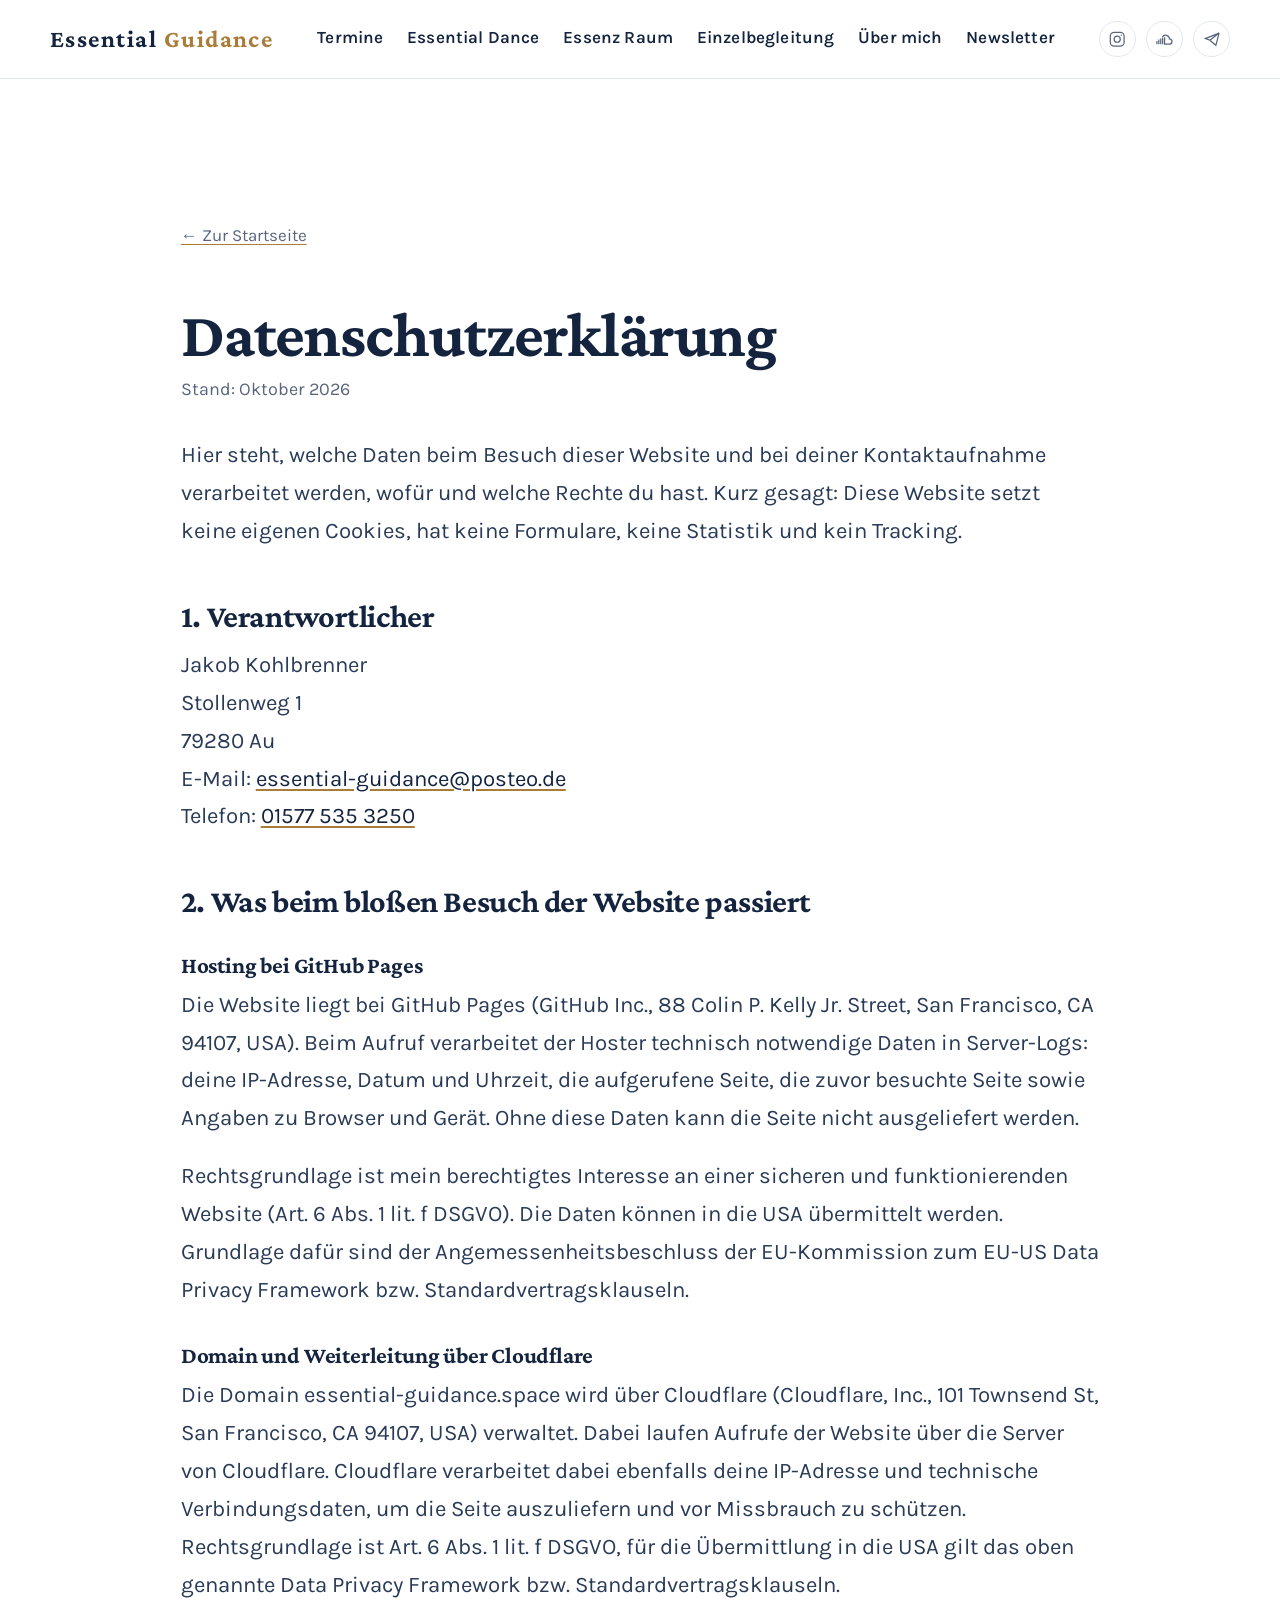
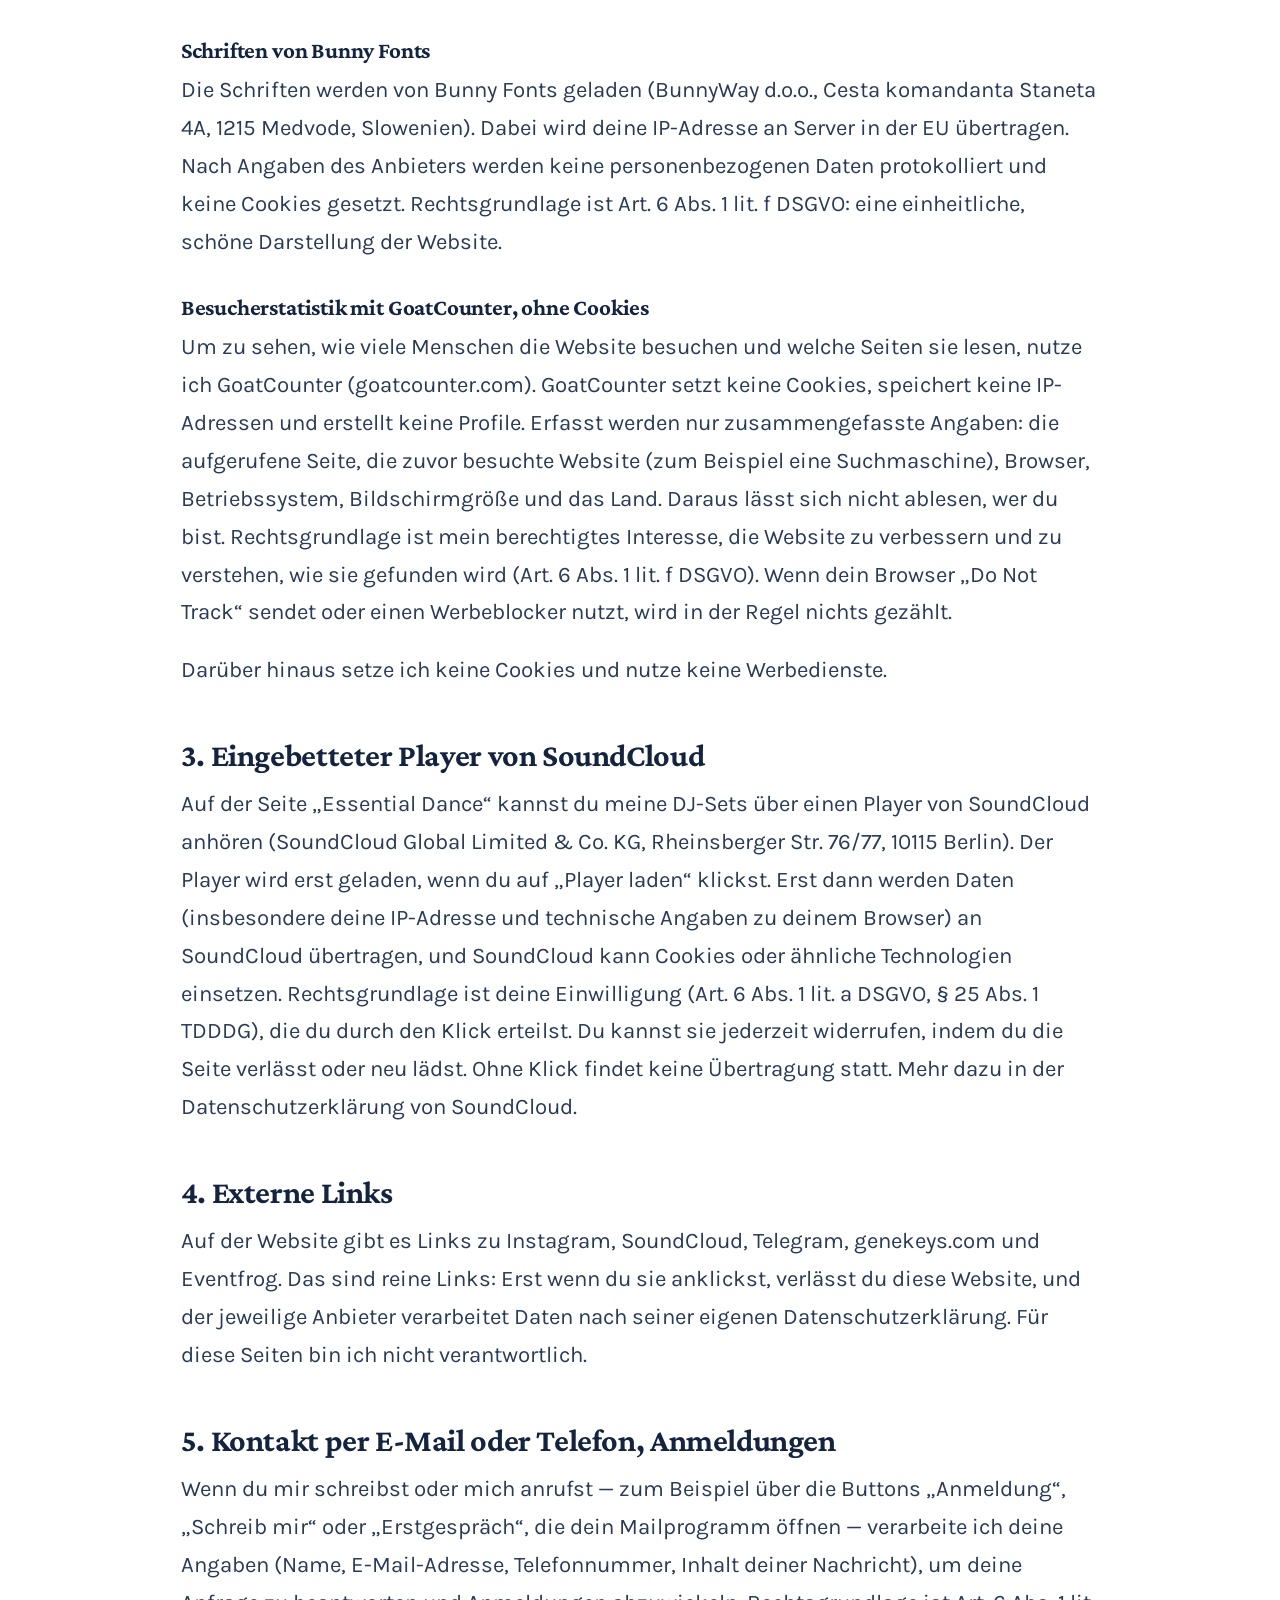
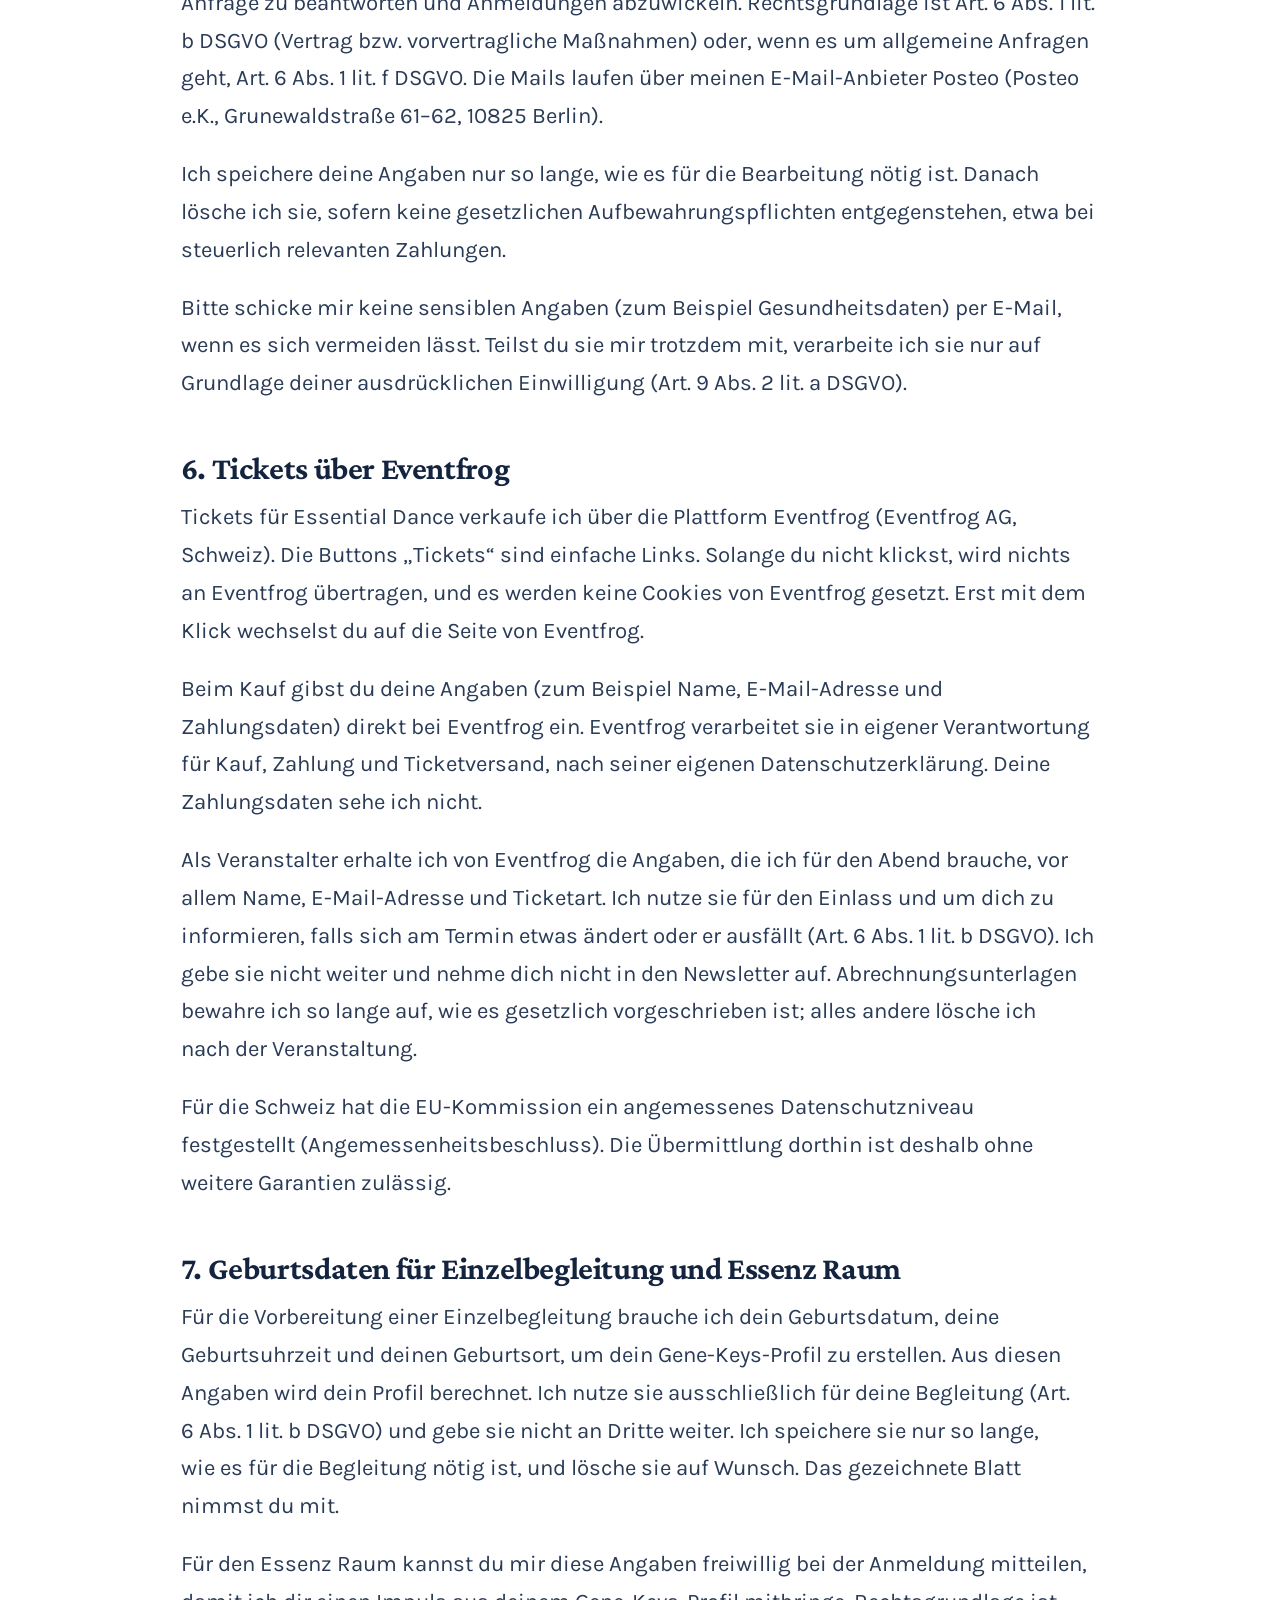
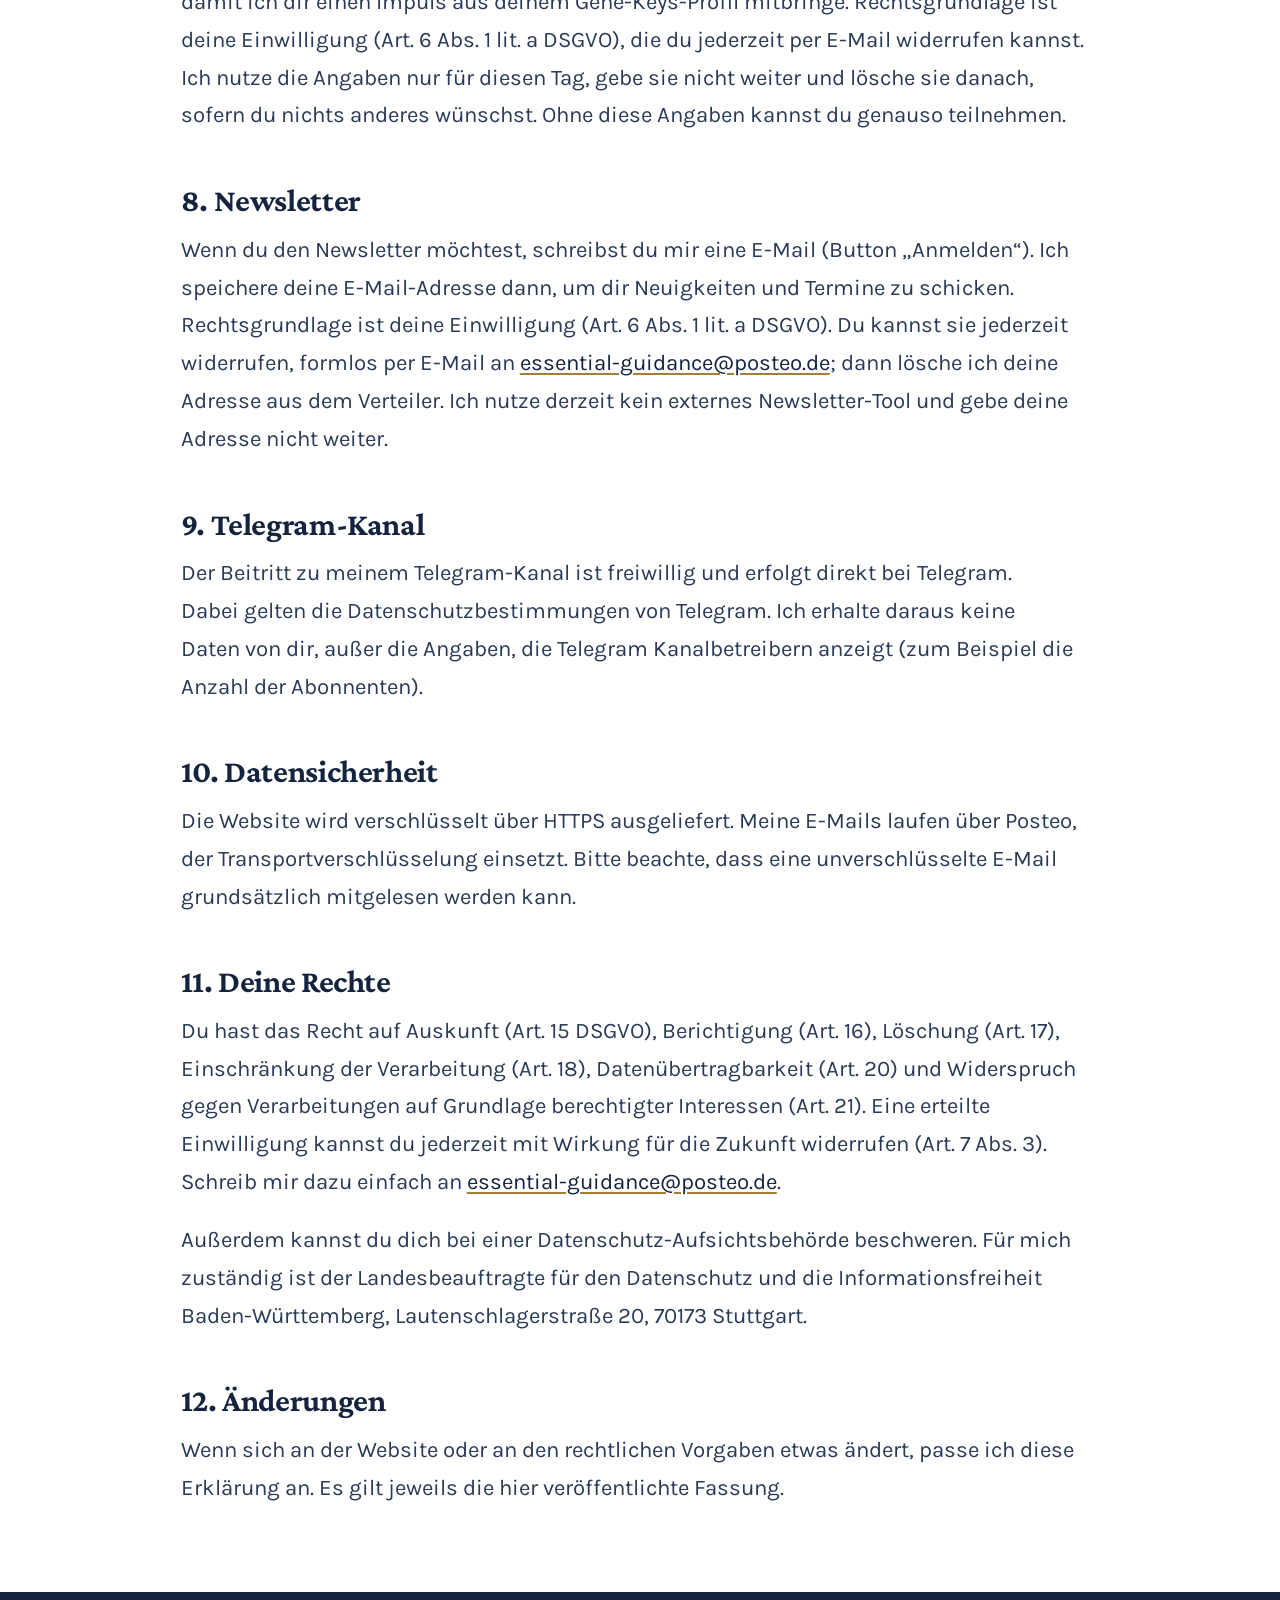
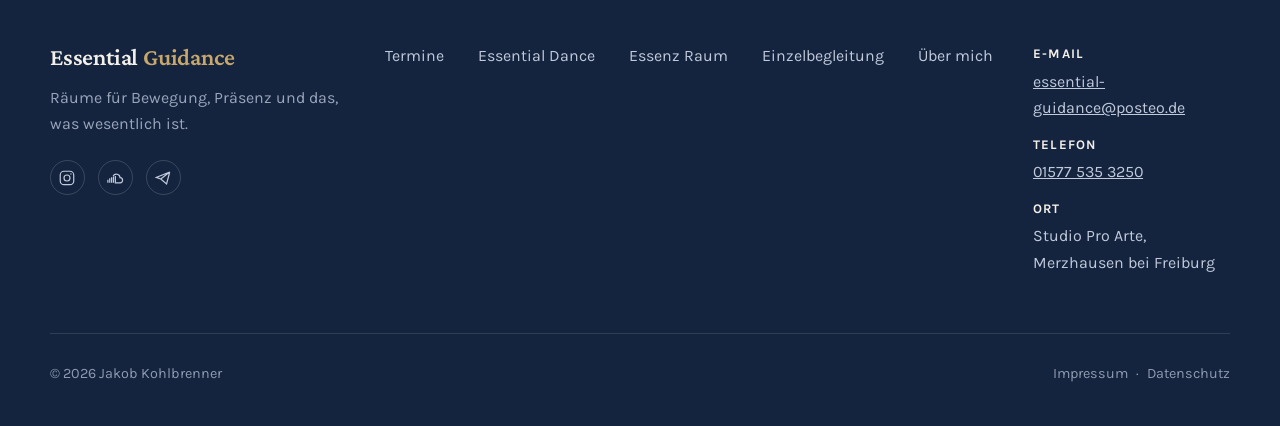
<file: datenschutz.html>
<!DOCTYPE html>
<html lang="de" data-theme="light">
<head>
<meta charset="utf-8">
<meta name="viewport" content="width=device-width, initial-scale=1">
<title>Datenschutzerklärung — Essential Guidance</title>
<meta name="description" content="Datenschutzerklärung von Essential Guidance: Welche Daten beim Besuch der Website und bei Anfragen verarbeitet werden und welche Rechte du hast.">
<link rel="canonical" href="https://essential-guidance.space/datenschutz.html">
<meta name="theme-color" content="#14243F">
<link rel="icon" href="favicon.svg" type="image/svg+xml">
<link rel="apple-touch-icon" href="apple-touch-icon.png">
<meta property="og:type" content="website">
<meta property="og:locale" content="de_DE">
<meta property="og:site_name" content="Essential Guidance">
<meta property="og:title" content="Datenschutzerklärung — Essential Guidance">
<meta property="og:description" content="Datenschutzerklärung von Essential Guidance: Welche Daten beim Besuch der Website und bei Anfragen verarbeitet werden und welche Rechte du hast.">
<meta property="og:url" content="https://essential-guidance.space/datenschutz.html">
<meta property="og:image" content="https://essential-guidance.space/images/img-7b661ae95a6b.jpg">
<meta name="twitter:card" content="summary_large_image">
<meta name="robots" content="index,follow">
<link rel="preconnect" href="https://fonts.bunny.net">
<link href="https://fonts.bunny.net/css?family=Crimson+Pro:400,500,600,700&display=swap" rel="stylesheet">
<link href="https://fonts.bunny.net/css?family=Karla:300,400,500,600&display=swap" rel="stylesheet">
<link rel="stylesheet" href="styles.css?v=20261009k">
</head>
<body>

<div id="prog"></div>
<header class="top">
  <div class="wrap">
    <a class="mark" href="index.html">Essential <span>Guidance</span></a>
    <nav id="mainnav">
      <a href="termine.html">Termine</a>
      <a href="essential-dance.html">Essential Dance</a>
      <a href="essenzraum.html">Essenz Raum</a>
      <a href="einzelbegleitung.html">Einzelbegleitung</a>
      <a href="ueber.html">Über mich</a>
      <a href="index.html#kontakt">Newsletter</a>
    </nav>
    <div class="header-right">
      <div class="social-row">
        <a href="https://www.instagram.com/jakobkohlbrenner/" target="_blank" rel="noopener" aria-label="Instagram"><svg viewBox="0 0 24 24"><rect x="3" y="3" width="18" height="18" rx="5"/><circle cx="12" cy="12" r="4"/><circle cx="17.3" cy="6.7" r=".9" fill="currentColor" stroke="none"/></svg></a>
        <a href="https://soundcloud.com/koojaa" target="_blank" rel="noopener" aria-label="SoundCloud"><svg viewBox="0 0 24 24"><path d="M2.5 14.5v4M5 12.5v6M7.5 11v7.5M10 10v8.5M12.5 9.5v9h6a3.5 3.5 0 0 0 .3-7 5 5 0 0 0-9.3-2.2"/></svg></a>
        <a href="https://t.me/essentialdancee" target="_blank" rel="noopener" aria-label="Telegram"><svg viewBox="0 0 24 24"><path d="M21 4L3 11.2l6 2.1M21 4l-4.2 16L9 13.3M21 4L9 13.3"/></svg></a>
      </div>
      <button class="menu-toggle" aria-label="Menü öffnen" aria-controls="mainnav"><span></span></button>
    </div>
  </div>
</header>

<div class="hero-spacer" style="height:clamp(3.5rem,8vw,6rem)"></div>

<section class="legal-page">
  <div class="wrap tight" style="max-width:46rem">
    <a class="backlink" href="index.html" style="color:var(--slate)">&larr; Zur Startseite</a>
    <h1 style="font-size:clamp(2.2rem,5vw,3.4rem); margin:1rem 0 .4rem">Datenschutz&shy;erkl&auml;rung</h1>
    <p class="stand">Stand: Oktober 2026</p>

    <p>Hier steht, welche Daten beim Besuch dieser Website und bei deiner Kontaktaufnahme verarbeitet werden, wof&uuml;r und welche Rechte du hast. Kurz gesagt: Diese Website setzt keine eigenen Cookies, hat keine Formulare, keine Statistik und kein Tracking.</p>

    <h2>1. Verantwortlicher</h2>
    <p>Jakob Kohlbrenner<br>Stollenweg 1<br>79280 Au<br>E-Mail: <a href="mailto:essential-guidance@posteo.de">essential-guidance@posteo.de</a><br>Telefon: <a href="tel:+4915775353250">01577 535 3250</a></p>

    <h2>2. Was beim blo&szlig;en Besuch der Website passiert</h2>
    <h3>Hosting bei GitHub Pages</h3>
    <p>Die Website liegt bei GitHub Pages (GitHub Inc., 88 Colin P. Kelly Jr. Street, San Francisco, CA 94107, USA). Beim Aufruf verarbeitet der Hoster technisch notwendige Daten in Server-Logs: deine IP-Adresse, Datum und Uhrzeit, die aufgerufene Seite, die zuvor besuchte Seite sowie Angaben zu Browser und Ger&auml;t. Ohne diese Daten kann die Seite nicht ausgeliefert werden.</p>
    <p>Rechtsgrundlage ist mein berechtigtes Interesse an einer sicheren und funktionierenden Website (Art. 6 Abs. 1 lit. f DSGVO). Die Daten k&ouml;nnen in die USA &uuml;bermittelt werden. Grundlage daf&uuml;r sind der Angemessenheitsbeschluss der EU-Kommission zum EU-US Data Privacy Framework bzw. Standardvertragsklauseln.</p>

    <h3>Domain und Weiterleitung &uuml;ber Cloudflare</h3>
    <p>Die Domain essential-guidance.space wird &uuml;ber Cloudflare (Cloudflare, Inc., 101 Townsend St, San Francisco, CA 94107, USA) verwaltet. Dabei laufen Aufrufe der Website &uuml;ber die Server von Cloudflare. Cloudflare verarbeitet dabei ebenfalls deine IP-Adresse und technische Verbindungsdaten, um die Seite auszuliefern und vor Missbrauch zu sch&uuml;tzen. Rechtsgrundlage ist Art. 6 Abs. 1 lit. f DSGVO, f&uuml;r die &Uuml;bermittlung in die USA gilt das oben genannte Data Privacy Framework bzw. Standardvertragsklauseln.</p>

    <h3>Schriften von Bunny Fonts</h3>
    <p>Die Schriften werden von Bunny Fonts geladen (BunnyWay d.o.o., Cesta komandanta Staneta 4A, 1215 Medvode, Slowenien). Dabei wird deine IP-Adresse an Server in der EU &uuml;bertragen. Nach Angaben des Anbieters werden keine personenbezogenen Daten protokolliert und keine Cookies gesetzt. Rechtsgrundlage ist Art. 6 Abs. 1 lit. f DSGVO: eine einheitliche, sch&ouml;ne Darstellung der Website.</p>

    <h3>Besucherstatistik mit GoatCounter, ohne Cookies</h3>
    <p>Um zu sehen, wie viele Menschen die Website besuchen und welche Seiten sie lesen, nutze ich GoatCounter (goatcounter.com). GoatCounter setzt keine Cookies, speichert keine IP-Adressen und erstellt keine Profile. Erfasst werden nur zusammengefasste Angaben: die aufgerufene Seite, die zuvor besuchte Website (zum Beispiel eine Suchmaschine), Browser, Betriebssystem, Bildschirmgr&ouml;&szlig;e und das Land. Daraus l&auml;sst sich nicht ablesen, wer du bist. Rechtsgrundlage ist mein berechtigtes Interesse, die Website zu verbessern und zu verstehen, wie sie gefunden wird (Art. 6 Abs. 1 lit. f DSGVO). Wenn dein Browser &bdquo;Do Not Track&ldquo; sendet oder einen Werbeblocker nutzt, wird in der Regel nichts gez&auml;hlt.</p>
    <p>Dar&uuml;ber hinaus setze ich keine Cookies und nutze keine Werbedienste.</p>

    <h2 id="soundcloud">3. Eingebetteter Player von SoundCloud</h2>
    <p>Auf der Seite &bdquo;Essential Dance&ldquo; kannst du meine DJ-Sets &uuml;ber einen Player von SoundCloud anh&ouml;ren (SoundCloud Global Limited &amp; Co. KG, Rheinsberger Str. 76/77, 10115 Berlin). Der Player wird erst geladen, wenn du auf &bdquo;Player laden&ldquo; klickst. Erst dann werden Daten (insbesondere deine IP-Adresse und technische Angaben zu deinem Browser) an SoundCloud &uuml;bertragen, und SoundCloud kann Cookies oder &auml;hnliche Technologien einsetzen. Rechtsgrundlage ist deine Einwilligung (Art. 6 Abs. 1 lit. a DSGVO, &sect; 25 Abs. 1 TDDDG), die du durch den Klick erteilst. Du kannst sie jederzeit widerrufen, indem du die Seite verl&auml;sst oder neu l&auml;dst. Ohne Klick findet keine &Uuml;bertragung statt. Mehr dazu in der Datenschutzerkl&auml;rung von SoundCloud.</p>

    <h2>4. Externe Links</h2>
    <p>Auf der Website gibt es Links zu Instagram, SoundCloud, Telegram, genekeys.com und Eventfrog. Das sind reine Links: Erst wenn du sie anklickst, verl&auml;sst du diese Website, und der jeweilige Anbieter verarbeitet Daten nach seiner eigenen Datenschutzerkl&auml;rung. F&uuml;r diese Seiten bin ich nicht verantwortlich.</p>

    <h2>5. Kontakt per E-Mail oder Telefon, Anmeldungen</h2>
    <p>Wenn du mir schreibst oder mich anrufst &mdash; zum Beispiel &uuml;ber die Buttons &bdquo;Anmeldung&ldquo;, &bdquo;Schreib mir&ldquo; oder &bdquo;Erstgespr&auml;ch&ldquo;, die dein Mailprogramm &ouml;ffnen &mdash; verarbeite ich deine Angaben (Name, E-Mail-Adresse, Telefonnummer, Inhalt deiner Nachricht), um deine Anfrage zu beantworten und Anmeldungen abzuwickeln. Rechtsgrundlage ist Art. 6 Abs. 1 lit. b DSGVO (Vertrag bzw. vorvertragliche Ma&szlig;nahmen) oder, wenn es um allgemeine Anfragen geht, Art. 6 Abs. 1 lit. f DSGVO. Die Mails laufen &uuml;ber meinen E-Mail-Anbieter Posteo (Posteo e.K., Grunewaldstra&szlig;e 61&ndash;62, 10825 Berlin).</p>
    <p>Ich speichere deine Angaben nur so lange, wie es f&uuml;r die Bearbeitung n&ouml;tig ist. Danach l&ouml;sche ich sie, sofern keine gesetzlichen Aufbewahrungspflichten entgegenstehen, etwa bei steuerlich relevanten Zahlungen.</p>
    <p>Bitte schicke mir keine sensiblen Angaben (zum Beispiel Gesundheitsdaten) per E-Mail, wenn es sich vermeiden l&auml;sst. Teilst du sie mir trotzdem mit, verarbeite ich sie nur auf Grundlage deiner ausdr&uuml;cklichen Einwilligung (Art. 9 Abs. 2 lit. a DSGVO).</p>

    <h2>6. Tickets &uuml;ber Eventfrog</h2>
    <p>Tickets f&uuml;r Essential Dance verkaufe ich &uuml;ber die Plattform Eventfrog (Eventfrog AG, Schweiz). Die Buttons &bdquo;Tickets&ldquo; sind einfache Links. Solange du nicht klickst, wird nichts an Eventfrog &uuml;bertragen, und es werden keine Cookies von Eventfrog gesetzt. Erst mit dem Klick wechselst du auf die Seite von Eventfrog.</p>
    <p>Beim Kauf gibst du deine Angaben (zum Beispiel Name, E-Mail-Adresse und Zahlungsdaten) direkt bei Eventfrog ein. Eventfrog verarbeitet sie in eigener Verantwortung f&uuml;r Kauf, Zahlung und Ticketversand, nach seiner eigenen Datenschutzerkl&auml;rung. Deine Zahlungsdaten sehe ich nicht.</p>
    <p>Als Veranstalter erhalte ich von Eventfrog die Angaben, die ich f&uuml;r den Abend brauche, vor allem Name, E-Mail-Adresse und Ticketart. Ich nutze sie f&uuml;r den Einlass und um dich zu informieren, falls sich am Termin etwas &auml;ndert oder er ausf&auml;llt (Art. 6 Abs. 1 lit. b DSGVO). Ich gebe sie nicht weiter und nehme dich nicht in den Newsletter auf. Abrechnungsunterlagen bewahre ich so lange auf, wie es gesetzlich vorgeschrieben ist; alles andere l&ouml;sche ich nach der Veranstaltung.</p>
    <p>F&uuml;r die Schweiz hat die EU-Kommission ein angemessenes Datenschutzniveau festgestellt (Angemessenheitsbeschluss). Die &Uuml;bermittlung dorthin ist deshalb ohne weitere Garantien zul&auml;ssig.</p>

    <h2>7. Geburtsdaten f&uuml;r Einzelbegleitung und Essenz Raum</h2>
    <p>F&uuml;r die Vorbereitung einer Einzelbegleitung brauche ich dein Geburtsdatum, deine Geburtsuhrzeit und deinen Geburtsort, um dein Gene-Keys-Profil zu erstellen. Aus diesen Angaben wird dein Profil berechnet. Ich nutze sie ausschlie&szlig;lich f&uuml;r deine Begleitung (Art. 6 Abs. 1 lit. b DSGVO) und gebe sie nicht an Dritte weiter. Ich speichere sie nur so lange, wie es f&uuml;r die Begleitung n&ouml;tig ist, und l&ouml;sche sie auf Wunsch. Das gezeichnete Blatt nimmst du mit.</p>
    <p>F&uuml;r den Essenz Raum kannst du mir diese Angaben freiwillig bei der Anmeldung mitteilen, damit ich dir einen Impuls aus deinem Gene-Keys-Profil mitbringe. Rechtsgrundlage ist deine Einwilligung (Art. 6 Abs. 1 lit. a DSGVO), die du jederzeit per E-Mail widerrufen kannst. Ich nutze die Angaben nur f&uuml;r diesen Tag, gebe sie nicht weiter und l&ouml;sche sie danach, sofern du nichts anderes w&uuml;nschst. Ohne diese Angaben kannst du genauso teilnehmen.</p>

    <h2>8. Newsletter</h2>
    <p>Wenn du den Newsletter m&ouml;chtest, schreibst du mir eine E-Mail (Button &bdquo;Anmelden&ldquo;). Ich speichere deine E-Mail-Adresse dann, um dir Neuigkeiten und Termine zu schicken. Rechtsgrundlage ist deine Einwilligung (Art. 6 Abs. 1 lit. a DSGVO). Du kannst sie jederzeit widerrufen, formlos per E-Mail an <a href="mailto:essential-guidance@posteo.de">essential-guidance@posteo.de</a>; dann l&ouml;sche ich deine Adresse aus dem Verteiler. Ich nutze derzeit kein externes Newsletter-Tool und gebe deine Adresse nicht weiter.</p>

    <h2>9. Telegram-Kanal</h2>
    <p>Der Beitritt zu meinem Telegram-Kanal ist freiwillig und erfolgt direkt bei Telegram. Dabei gelten die Datenschutzbestimmungen von Telegram. Ich erhalte daraus keine Daten von dir, au&szlig;er die Angaben, die Telegram Kanalbetreibern anzeigt (zum Beispiel die Anzahl der Abonnenten).</p>

    <h2>10. Datensicherheit</h2>
    <p>Die Website wird verschl&uuml;sselt &uuml;ber HTTPS ausgeliefert. Meine E-Mails laufen &uuml;ber Posteo, der Transportverschl&uuml;sselung einsetzt. Bitte beachte, dass eine unverschl&uuml;sselte E-Mail grunds&auml;tzlich mitgelesen werden kann.</p>

    <h2>11. Deine Rechte</h2>
    <p>Du hast das Recht auf Auskunft (Art. 15 DSGVO), Berichtigung (Art. 16), L&ouml;schung (Art. 17), Einschr&auml;nkung der Verarbeitung (Art. 18), Daten&uuml;bertragbarkeit (Art. 20) und Widerspruch gegen Verarbeitungen auf Grundlage berechtigter Interessen (Art. 21). Eine erteilte Einwilligung kannst du jederzeit mit Wirkung f&uuml;r die Zukunft widerrufen (Art. 7 Abs. 3). Schreib mir dazu einfach an <a href="mailto:essential-guidance@posteo.de">essential-guidance@posteo.de</a>.</p>
    <p>Au&szlig;erdem kannst du dich bei einer Datenschutz-Aufsichtsbeh&ouml;rde beschweren. F&uuml;r mich zust&auml;ndig ist der Landesbeauftragte f&uuml;r den Datenschutz und die Informationsfreiheit Baden-W&uuml;rttemberg, Lautenschlagerstra&szlig;e 20, 70173 Stuttgart.</p>

    <h2>12. &Auml;nderungen</h2>
    <p>Wenn sich an der Website oder an den rechtlichen Vorgaben etwas &auml;ndert, passe ich diese Erkl&auml;rung an. Es gilt jeweils die hier ver&ouml;ffentlichte Fassung.</p>
  </div>
</section>

<footer id="kontakt-footer">
  <div class="wrap">
    <div class="fgrid">
      <div>
        <h3>Essential <span style="color:var(--gold-soft)">Guidance</span></h3>
        <p style="max-width:20rem; color:#9AA5BA">Räume für Bewegung, Präsenz und das, was wesentlich ist.</p>
      <div class="foot-social" style="margin-top:1.1rem">
        <a href="https://www.instagram.com/jakobkohlbrenner/" target="_blank" rel="noopener"><svg viewBox="0 0 24 24"><rect x="3" y="3" width="18" height="18" rx="5"/><circle cx="12" cy="12" r="4"/><circle cx="17.3" cy="6.7" r=".9" fill="currentColor" stroke="none"/></svg><span class="sr-only">Instagram</span></a>
        <a href="https://soundcloud.com/koojaa" target="_blank" rel="noopener"><svg viewBox="0 0 24 24"><path d="M2.5 14.5v4M5 12.5v6M7.5 11v7.5M10 10v8.5M12.5 9.5v9h6a3.5 3.5 0 0 0 .3-7 5 5 0 0 0-9.3-2.2"/></svg><span class="sr-only">SoundCloud</span></a>
        <a href="https://t.me/essentialdancee" target="_blank" rel="noopener"><svg viewBox="0 0 24 24"><path d="M21 4L3 11.2l6 2.1M21 4l-4.2 16L9 13.3M21 4L9 13.3"/></svg><span class="sr-only">Telegram</span></a>
      </div></div>
      <nav>
        <a href="termine.html">Termine</a>
        <a href="essential-dance.html">Essential Dance</a>
        <a href="essenzraum.html">Essenz Raum</a>
        <a href="einzelbegleitung.html">Einzelbegleitung</a>
        <a href="ueber.html">Über mich</a>
      </nav>
      
      <ul class="foot-contact">
        <li><b style="display:block;color:#F3F0E9;font-size:.78rem;letter-spacing:.09em;text-transform:uppercase;margin-bottom:.15rem">E-Mail</b><a href="mailto:essential-guidance@posteo.de">essential-guidance@posteo.de</a></li>
        <li><b style="display:block;color:#F3F0E9;font-size:.78rem;letter-spacing:.09em;text-transform:uppercase;margin-bottom:.15rem">Telefon</b><a href="tel:+4915775353250">01577 535 3250</a></li>
        <li><b style="display:block;color:#F3F0E9;font-size:.78rem;letter-spacing:.09em;text-transform:uppercase;margin-bottom:.15rem">Ort</b>Studio Pro Arte, Merzhausen bei Freiburg</li>
      </ul>
    </div>
    <div class="bottom-bar">
      <span>© 2026 Jakob Kohlbrenner</span>
      <span class="legal-links">
        <a class="legal-link" href="impressum.html">Impressum</a>
        <span>·</span>
        <a class="legal-link" href="datenschutz.html">Datenschutz</a>
      </span>
    </div>
  </div>
</footer>
<script src="main.js?v=20261009b" defer></script>


</body>
</html>
</file>
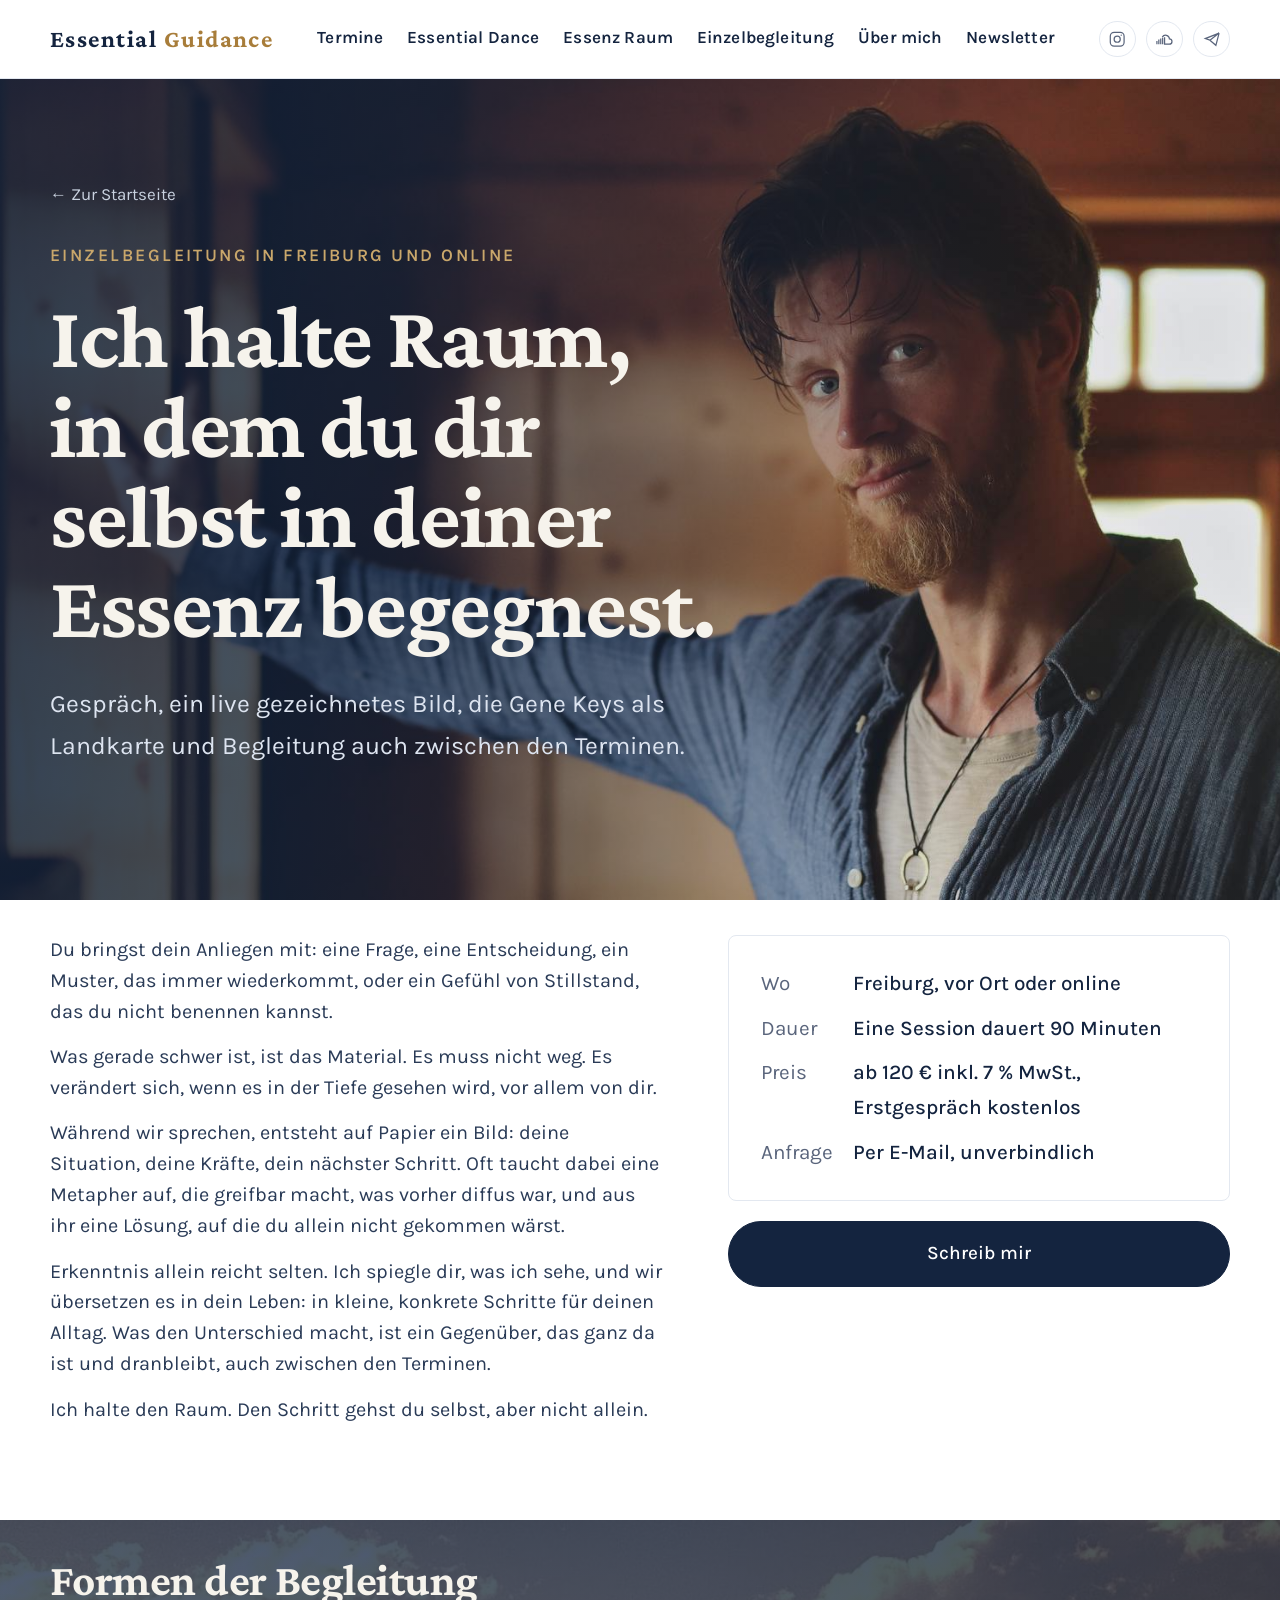
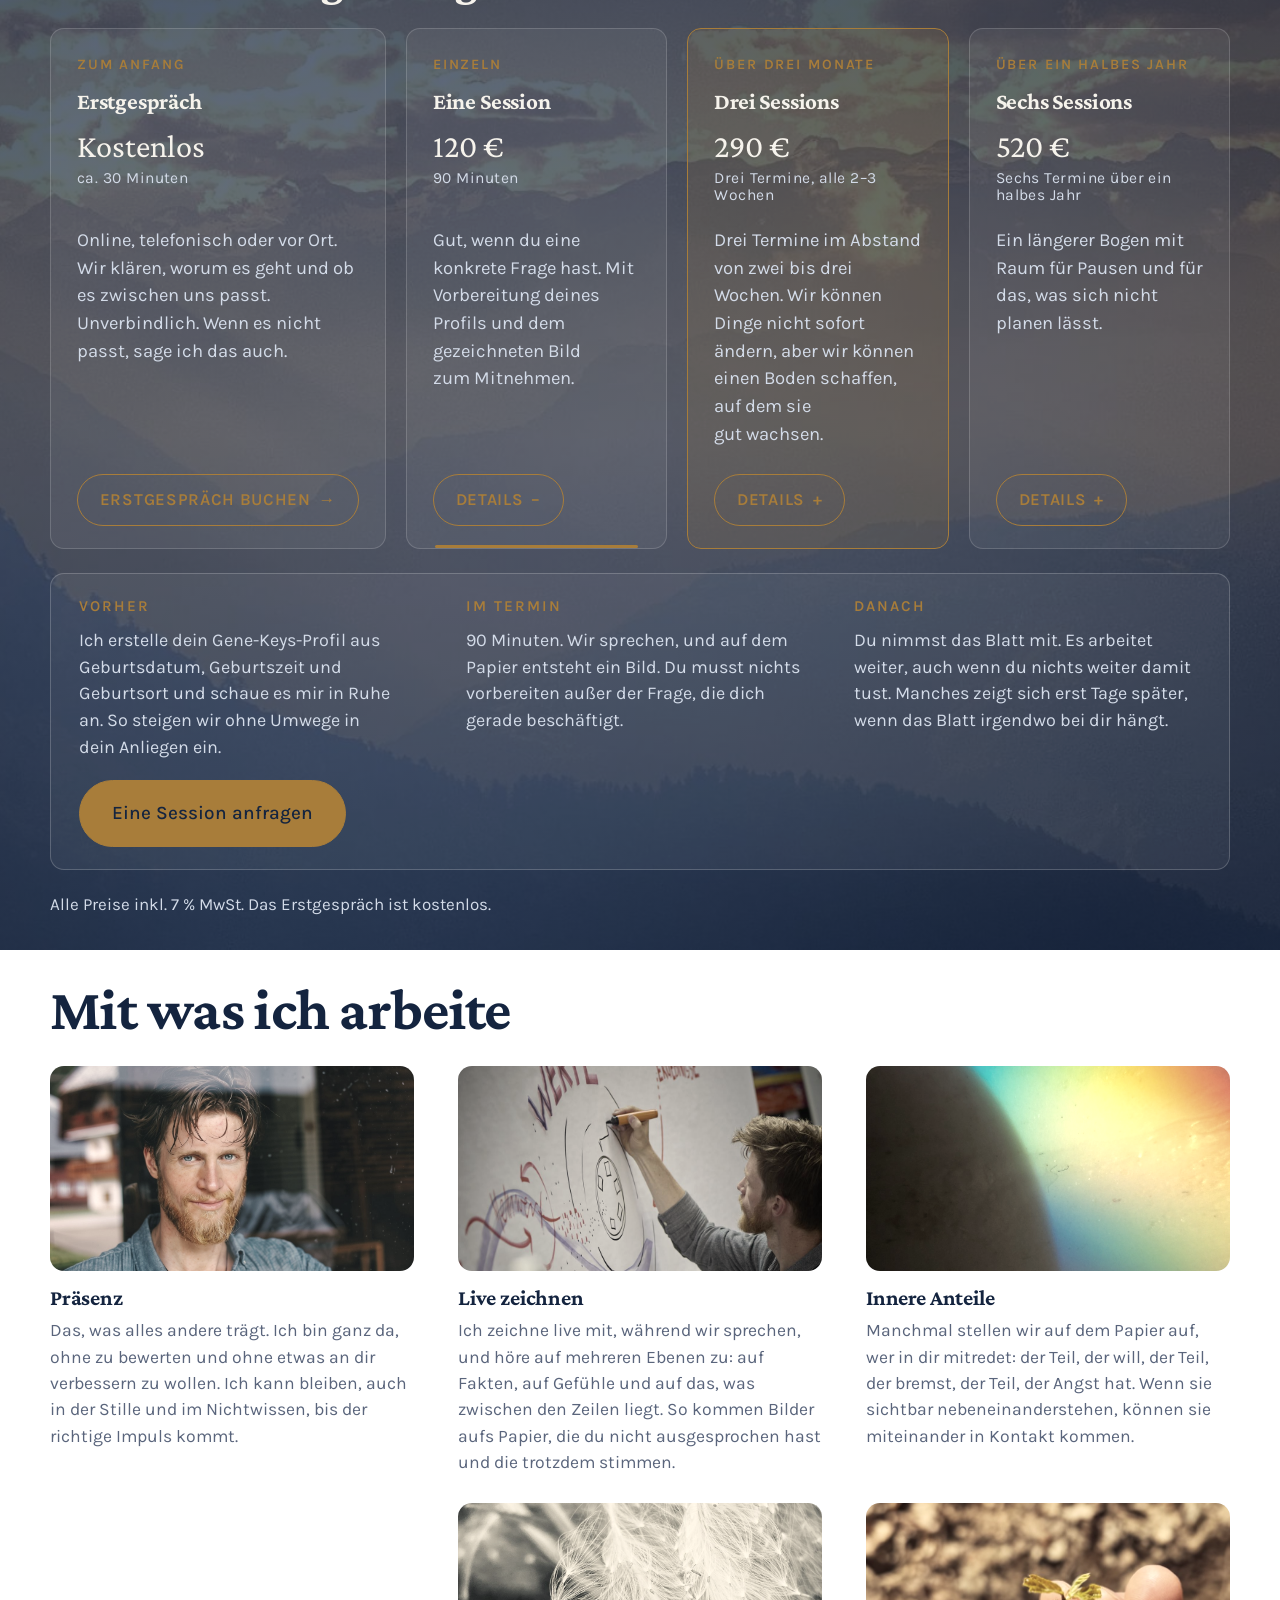
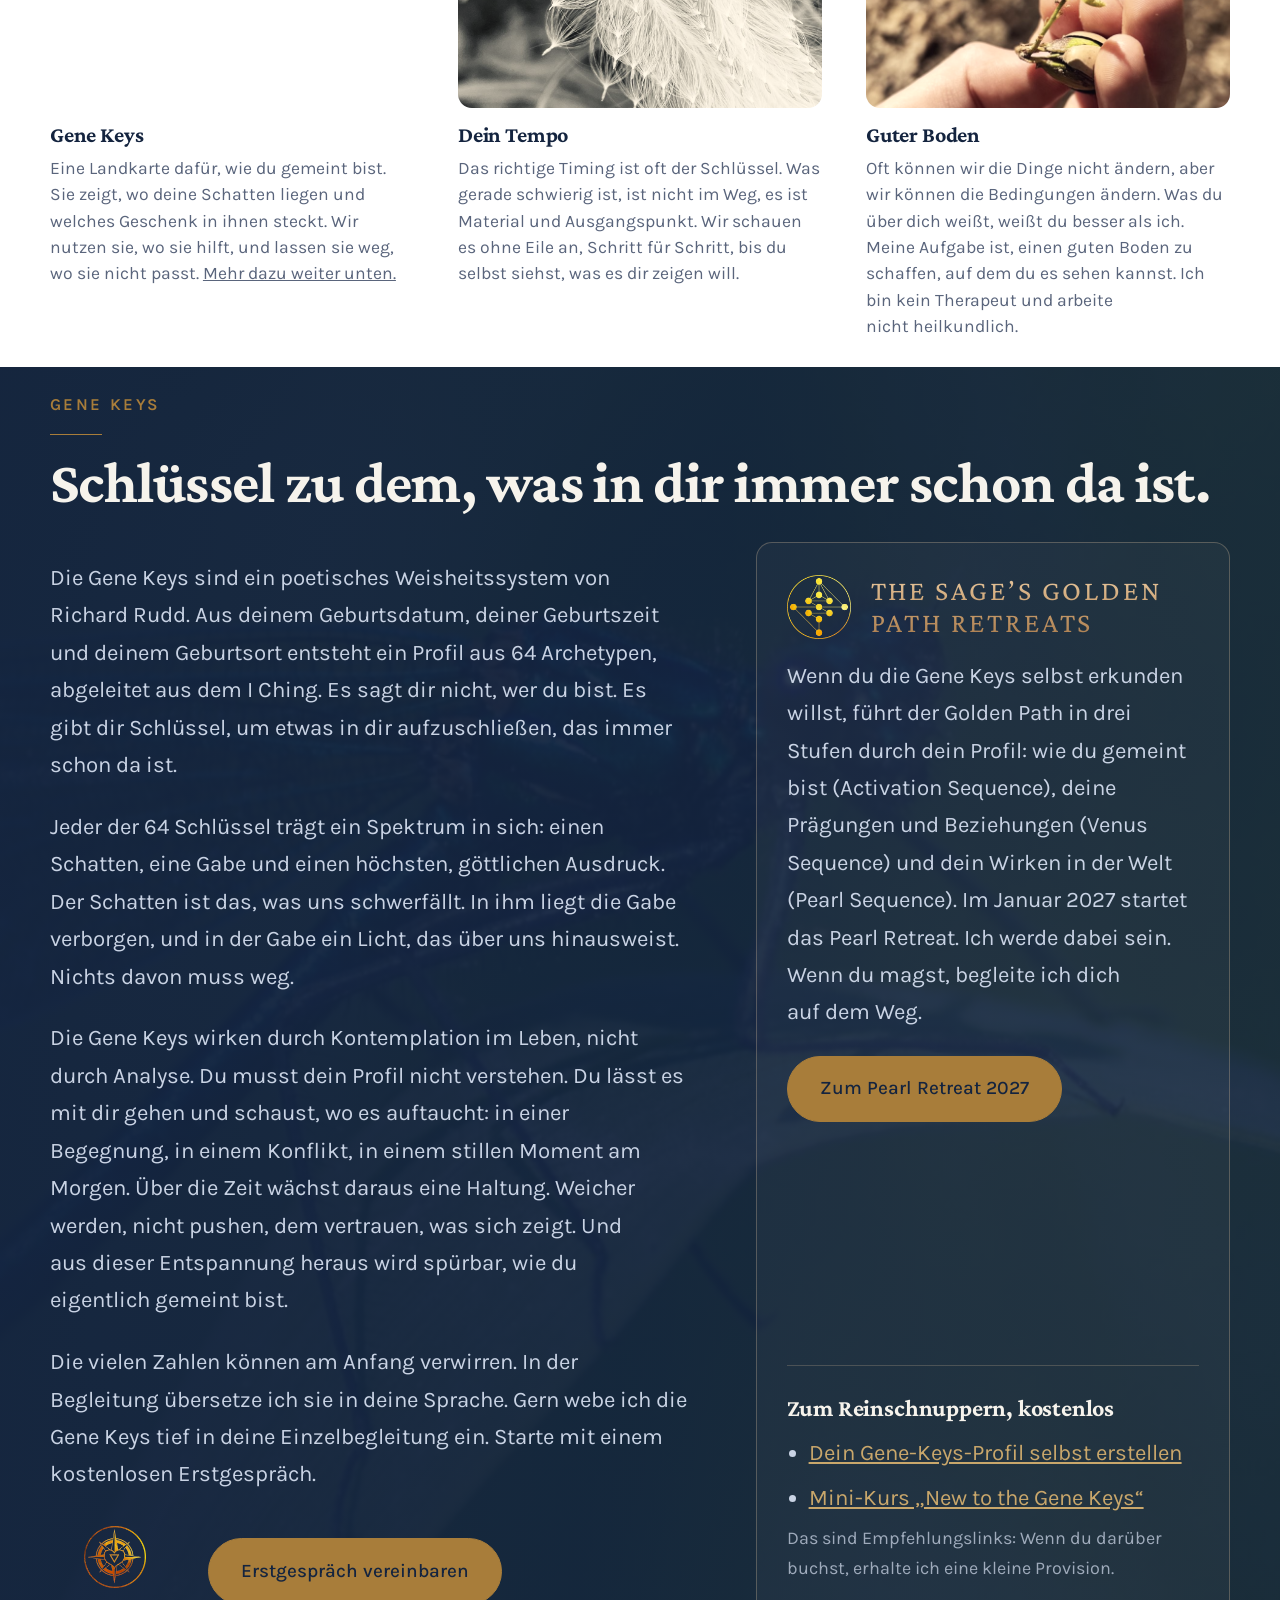
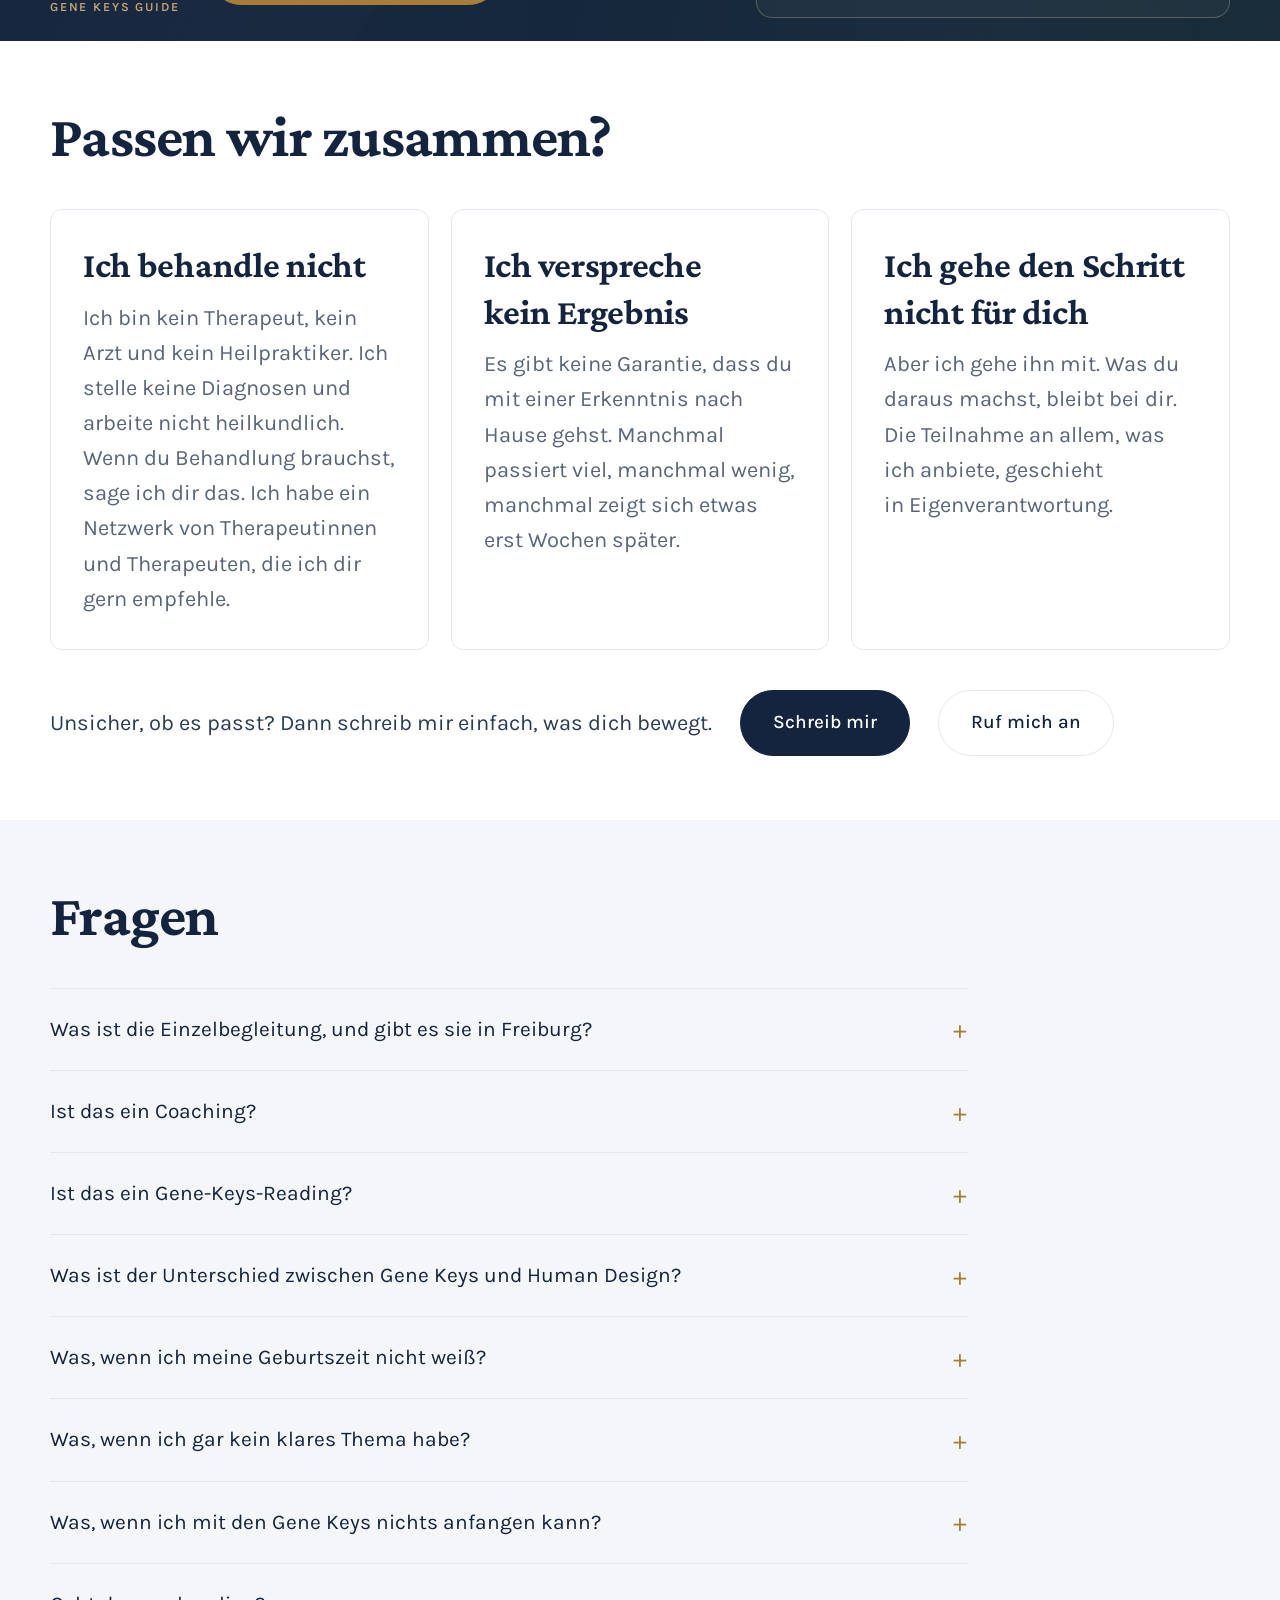
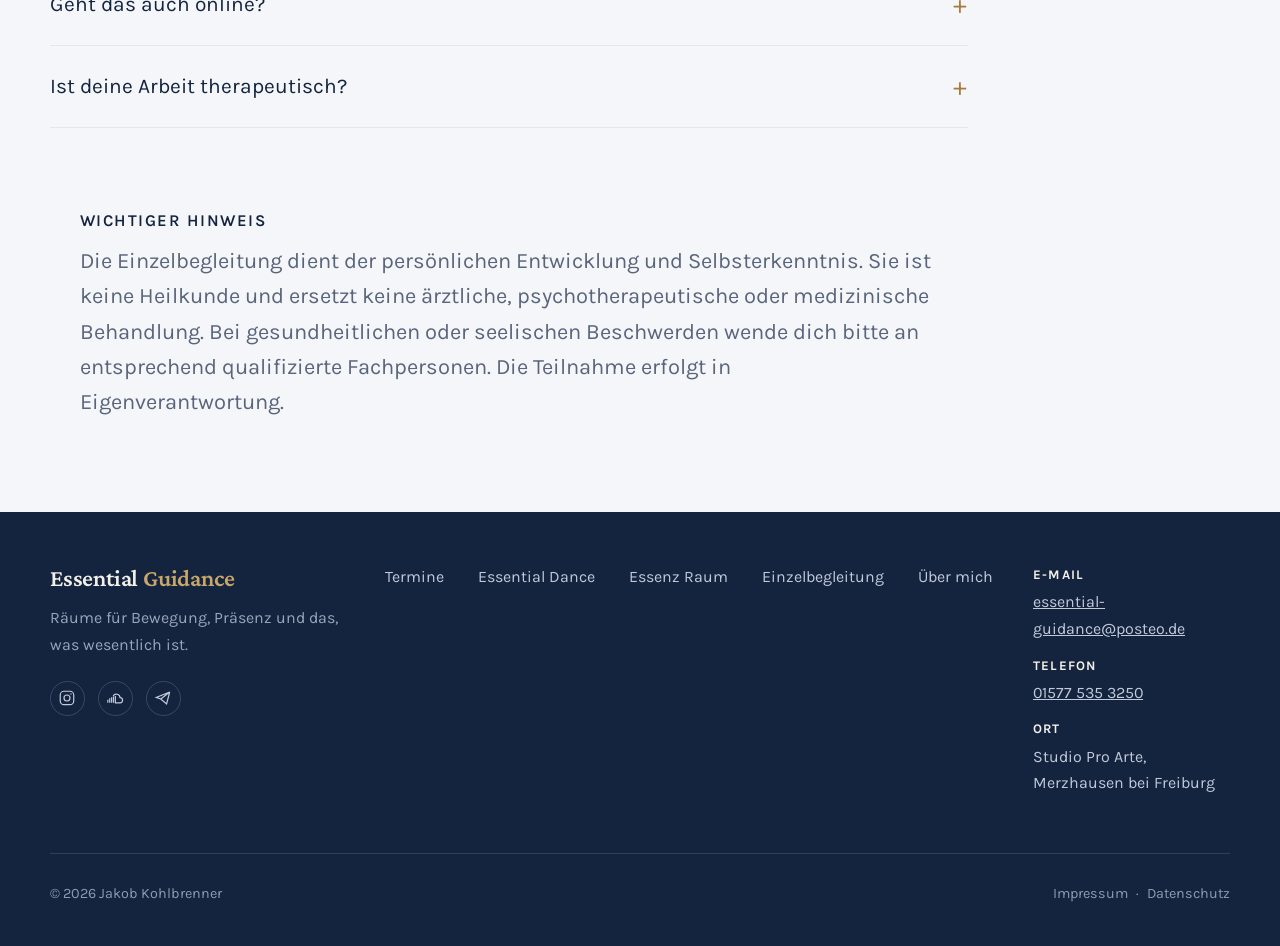
<file: einzelbegleitung.html>
<!DOCTYPE html>
<html lang="de" data-theme="light">
<head>
<meta charset="utf-8">
<meta name="viewport" content="width=device-width, initial-scale=1">
<title>Einzelbegleitung Freiburg — Gene Keys &amp; Graphic Recording | Essential Guidance</title>
<meta name="description" content="Einzelbegleitung in Freiburg und online: Präsenz, ein live gezeichnetes Bild (Graphic Recording) und die Gene Keys als Landkarte. Kostenloses Erstgespräch.">




<link rel="canonical" href="https://essential-guidance.space/einzelbegleitung.html">
<meta name="theme-color" content="#14243F">
<link rel="icon" href="favicon.svg" type="image/svg+xml">
<link rel="apple-touch-icon" href="apple-touch-icon.png">
<meta property="og:type" content="website">
<meta property="og:locale" content="de_DE">
<meta property="og:site_name" content="Essential Guidance">
<meta property="og:title" content="Einzelbegleitung Freiburg — Gene Keys &amp; Graphic Recording | Essential Guidance">
<meta property="og:description" content="Einzelbegleitung in Freiburg und online: Präsenz, ein live gezeichnetes Bild (Graphic Recording) und die Gene Keys als Landkarte. Kostenloses Erstgespräch.">
<meta property="og:url" content="https://essential-guidance.space/einzelbegleitung.html">
<meta property="og:image" content="https://essential-guidance.space/images/img-7b661ae95a6b.jpg">
<meta name="twitter:card" content="summary_large_image">
<link rel="preconnect" href="https://fonts.bunny.net">
<link href="https://fonts.bunny.net/css?family=Crimson+Pro:400,500,600,700&display=swap" rel="stylesheet">
<link href="https://fonts.bunny.net/css?family=Karla:300,400,500,600&display=swap" rel="stylesheet">
<link rel="stylesheet" href="styles.css?v=20261009k">
<script type="application/ld+json">{"@context": "https://schema.org", "@type": "FAQPage", "mainEntity": [{"@type": "Question", "name": "Was ist die Einzelbegleitung, und gibt es sie in Freiburg?", "acceptedAnswer": {"@type": "Answer", "text": "Ein Gespräch zu zweit, bei dem live ein Bild entsteht (Graphic Recording), mit den Gene Keys als Landkarte. In Freiburg vor Ort oder online. Eine Session dauert 90 Minuten, das Erstgespräch ist kostenlos."}}, {"@type": "Question", "name": "Ist das ein Coaching?", "acceptedAnswer": {"@type": "Answer", "text": "Ich nenne es Begleitung. Ich bringe Werkzeuge mit, das Zeichnen, die Gene Keys und die Arbeit mit inneren Anteilen, aber kein festes Programm. Es geht darum, dass du dich klarer siehst und das, was du siehst, in dein Leben bringst. Ich stelle keine Diagnosen und arbeite nicht therapeutisch."}}, {"@type": "Question", "name": "Ist das ein Gene-Keys-Reading?", "acceptedAnswer": {"@type": "Answer", "text": "Nicht im Sinn eines Readings, bei dem dir jemand dein Profil vorliest und deutet. Ich stelle dein Profil vorab als Landkarte zusammen, und in der Session schauen wir gemeinsam, welcher Gene Key zu deinem Anliegen passt. Du liest mit."}}, {"@type": "Question", "name": "Was ist der Unterschied zwischen Gene Keys und Human Design?", "acceptedAnswer": {"@type": "Answer", "text": "Beide Systeme arbeiten mit deinen Geburtsdaten und den 64 Hexagrammen des I Ching. Human Design beschreibt daraus vor allem ein Modell aus Typ und Strategie. Die Gene Keys laden dazu ein, die Muster kontemplativ zu erkunden und in jedem Schatten die Gabe zu finden. Ich arbeite mit den Gene Keys."}}, {"@type": "Question", "name": "Was, wenn ich meine Geburtszeit nicht weiß?", "acceptedAnswer": {"@type": "Answer", "text": "Dann arbeiten wir mit dem, was da ist. Ein Teil des Profils hängt an der Uhrzeit, der Kern aber nicht."}}, {"@type": "Question", "name": "Was, wenn ich gar kein klares Thema habe?", "acceptedAnswer": {"@type": "Answer", "text": "Das ist die häufigste Ausgangslage. Wir schauen, was sich im Moment zeigt. Meistens wird es schnell klar."}}, {"@type": "Question", "name": "Was, wenn ich mit den Gene Keys nichts anfangen kann?", "acceptedAnswer": {"@type": "Answer", "text": "Dann lassen wir sie weg. Das Gespräch und das Bild funktionieren auch ohne."}}, {"@type": "Question", "name": "Geht das auch online?", "acceptedAnswer": {"@type": "Answer", "text": "Ja. Ich zeichne so, dass du über Video mitverfolgen kannst, und schicke dir das Bild danach zu."}}, {"@type": "Question", "name": "Ist deine Arbeit therapeutisch?", "acceptedAnswer": {"@type": "Answer", "text": "Nein. Ich bin kein Therapeut und arbeite nicht heilkundlich. Es geht um Selbsterkenntnis, Orientierung und Umsetzung, nicht um Behandlung. Wenn du therapeutische Unterstützung brauchst, sage ich dir das. Ich habe ein Netzwerk von Therapeutinnen und Therapeuten, die ich dir gern empfehle."}}]}</script>
<script type="application/ld+json">{"@context": "https://schema.org", "@type": "Service", "name": "Einzelbegleitung mit Gene Keys und Graphic Recording", "serviceType": "Persönliche Begleitung", "provider": {"@type": "Person", "name": "Jakob Kohlbrenner", "url": "https://essential-guidance.space/ueber.html"}, "areaServed": [{"@type": "City", "name": "Freiburg im Breisgau"}, "Online"], "url": "https://essential-guidance.space/einzelbegleitung.html", "description": "Gespräch zu zweit, bei dem live ein Bild entsteht (Graphic Recording), mit den Gene Keys als Landkarte. In Freiburg vor Ort oder online, 90 Minuten pro Session. Keine Therapie.", "offers": [{"@type": "Offer", "name": "Erstgespräch", "price": "0", "priceCurrency": "EUR", "description": "ca. 30 Minuten, kostenlos und unverbindlich"}, {"@type": "Offer", "name": "Eine Session", "price": "120", "priceCurrency": "EUR", "description": "90 Minuten, inkl. 7 % MwSt."}, {"@type": "Offer", "name": "Drei Sessions", "price": "290", "priceCurrency": "EUR", "description": "Drei Termine im Abstand von zwei bis drei Wochen, inkl. 7 % MwSt."}, {"@type": "Offer", "name": "Sechs Sessions", "price": "520", "priceCurrency": "EUR", "description": "Sechs Termine über ein halbes Jahr, inkl. 7 % MwSt."}]}</script>
</head>
<body>

<div id="prog"></div>
<header class="top">
  <div class="wrap">
    <a class="mark" href="index.html">Essential <span>Guidance</span></a>
    <nav id="mainnav">
      <a href="termine.html">Termine</a>
      <a href="essential-dance.html">Essential Dance</a>
      <a href="essenzraum.html">Essenz Raum</a>
      <a href="einzelbegleitung.html">Einzelbegleitung</a>
      <a href="ueber.html">Über mich</a>
      <a href="index.html#kontakt">Newsletter</a>
    </nav>
    <div class="header-right">
      <div class="social-row">
        <a href="https://www.instagram.com/jakobkohlbrenner/" target="_blank" rel="noopener" aria-label="Instagram"><svg viewBox="0 0 24 24"><rect x="3" y="3" width="18" height="18" rx="5"/><circle cx="12" cy="12" r="4"/><circle cx="17.3" cy="6.7" r=".9" fill="currentColor" stroke="none"/></svg></a>
        <a href="https://soundcloud.com/koojaa" target="_blank" rel="noopener" aria-label="SoundCloud"><svg viewBox="0 0 24 24"><path d="M2.5 14.5v4M5 12.5v6M7.5 11v7.5M10 10v8.5M12.5 9.5v9h6a3.5 3.5 0 0 0 .3-7 5 5 0 0 0-9.3-2.2"/></svg></a>
        <a href="https://t.me/essentialdancee" target="_blank" rel="noopener" aria-label="Telegram"><svg viewBox="0 0 24 24"><path d="M21 4L3 11.2l6 2.1M21 4l-4.2 16L9 13.3M21 4L9 13.3"/></svg></a>
      </div>
      <button class="menu-toggle" aria-label="Menü öffnen" aria-controls="mainnav"><span></span></button>
    </div>
  </div>
</header>

<section class="hero hero-sub hero-voll">
  <div class="hero-media">
    <img data-img="eb-i0" class="hero-img" src="images/img-90c21ee2e006.jpg" alt="Jakob Kohlbrenner — Einzelbegleitung mit Gene Keys und Echtzeit-Visualisierung in Freiburg">
  </div>
  <div class="hero-gradient"></div>
  <div class="wrap hero-content">
    <a class="backlink" href="index.html">← Zur Startseite</a>
    <span data-e="eb-76" class="eyebrow">Einzelbegleitung<span class="nur-gross"> in Freiburg und online</span></span>
    <h1 data-e="eb-0" class="measure">Ich halte Raum, in dem du dir selbst in deiner Essenz begegnest.</h1>
    <p data-e="eb-1" class="lead">Gespräch, ein live gezeichnetes Bild, die Gene Keys als Landkarte und Begleitung auch zwischen den Terminen.</p>
  </div>
</section>

<div class="hero-spacer"></div>

<section class="intro-screen eb-intro">
  <div class="wrap deepgrid">
    <div class="tight">
      <p data-e="eb-2">Du bringst dein Anliegen mit: eine Frage, eine Entscheidung, ein Muster, das immer wiederkommt, oder ein Gefühl von Stillstand, das du nicht benennen kannst.</p>
      <p data-e="eb-4">Was gerade schwer ist, ist das Material. Es muss nicht weg. Es verändert sich, wenn es in der Tiefe gesehen wird, vor allem von dir.</p>
      <p data-e="eb-3">Während wir sprechen, entsteht auf Papier ein Bild: deine Situation, deine Kräfte, dein nächster Schritt. Oft taucht dabei eine Metapher auf, die greifbar macht, was vorher diffus war, und aus ihr eine Lösung, auf die du allein nicht gekommen wärst.</p>
      <p data-e="eb-4b">Erkenntnis allein reicht selten. Ich spiegle dir, was ich sehe, und wir übersetzen es in dein Leben: in kleine, konkrete Schritte für deinen Alltag. Was den Unterschied macht, ist ein Gegenüber, das ganz da ist und dranbleibt, auch zwischen den Terminen.</p>
      <p data-e="eb-5" class="close">Ich halte den Raum. Den Schritt gehst du selbst, aber nicht allein.</p>
    </div>
    <div class="factbox-wrap">
      <div class="factbox">
        <dl>
          <dt>Wo</dt><dd>Freiburg, vor Ort oder online</dd>
          <dt>Dauer</dt><dd>Eine Session dauert 90 Minuten</dd>
          <dt>Preis</dt><dd>ab 120 &euro; inkl. 7&nbsp;% MwSt., Erstgespr&auml;ch kostenlos</dd>
          <dt>Anfrage</dt><dd>Per E-Mail, unverbindlich</dd>
        </dl>
      </div>
      <a class="btn" href="mailto:essential-guidance@posteo.de?subject=Anfrage%3A%20Erstgespr%C3%A4ch&amp;body=Hallo%20Jakob%2C%0A%0Aich%20w%C3%BCrde%20gerne%20ein%20kostenloses%20Erstgespr%C3%A4ch%20mit%20dir%20vereinbaren.%0A%0AHerzliche%20Gr%C3%BC%C3%9Fe%0A%28Name%29">Schreib mir</a>
    </div>
  </div>
</section>

<section class="deep bgsect" id="formen">
  <img loading="lazy" decoding="async" class="sect-bg" src="images/img-0e5d94ce647d.jpg" alt="">
  <div class="sect-tint"></div>
  <div class="wrap">
    <h2 data-e="eb-14">Formen der Begleitung</h2>
    <div class="pakete">
      <a href="mailto:essential-guidance@posteo.de?subject=Anfrage%3A%20Erstgespr%C3%A4ch&amp;body=Hallo%20Jakob%2C%0A%0Aich%20w%C3%BCrde%20gerne%20ein%20kostenloses%20Erstgespr%C3%A4ch%20mit%20dir%20vereinbaren.%0A%0AHerzliche%20Gr%C3%BC%C3%9Fe%0A%28Name%29" class="paket erstgespraech">
        <span data-e="eb-77" class="tag">Zum Anfang</span>
        <h3 data-e="eb-16">Erstgespr&auml;ch</h3>
        <div class="preis">Kostenlos<small>ca. 30 Minuten</small></div>
        <p data-e="eb-17">Online, telefonisch oder vor Ort. Wir klären, worum es geht und ob es zwischen uns passt. Unverbindlich. Wenn es nicht passt, sage ich das auch.</p><span class="more">Erstgespr&auml;ch buchen</span></a>
      <button type="button" class="paket" data-panel="p2">
        <span data-e="eb-78" class="tag">Einzeln</span>
        <h3 data-e="eb-18">Eine Session</h3>
        <div class="preis">120&nbsp;&euro;<small>90 Minuten</small></div>
        <p data-e="eb-19">Gut, wenn du eine konkrete Frage hast. Mit Vorbereitung deines Profils und dem gezeichneten Bild zum Mitnehmen.</p><span class="more">Details</span></button>
      <div class="paket-panel" id="p2"><h3 data-e="eb-31" style="font-size:1.25rem">Eine Session</h3><div class="panel-grid"><div><h4 data-e="eb-32">Vorher</h4><p data-e="eb-33">Ich erstelle dein Gene-Keys-Profil aus Geburtsdatum, Geburtszeit und Geburtsort und schaue es mir in Ruhe an. So steigen wir ohne Umwege in dein Anliegen ein.</p></div><div><h4 data-e="eb-34">Im Termin</h4><p data-e="eb-35">90 Minuten. Wir sprechen, und auf dem Papier entsteht ein Bild. Du musst nichts vorbereiten außer der Frage, die dich gerade beschäftigt.</p></div><div><h4 data-e="eb-36">Danach</h4><p data-e="eb-37">Du nimmst das Blatt mit. Es arbeitet weiter, auch wenn du nichts weiter damit tust. Manches zeigt sich erst Tage später, wenn das Blatt irgendwo bei dir hängt.</p></div></div><div class="panel-cta"><a class="btn" href="mailto:essential-guidance@posteo.de?subject=Anfrage%3A%20Eine%20Session&amp;body=Hallo%20Jakob%2C%0A%0Aich%20w%C3%BCrde%20sehr%20gerne%20eine%20Session%20bei%20dir%20buchen.%0A%0AHerzliche%20Gr%C3%BC%C3%9Fe%0A%28Name%29">Eine Session anfragen</a></div></div>
      <button type="button" class="paket hebt" data-panel="p3">
        <span data-e="eb-79" class="tag">&Uuml;ber drei Monate</span>
        <h3 data-e="eb-20">Drei Sessions</h3>
        <div class="preis">290&nbsp;&euro;<small>Drei Termine, alle 2&ndash;3 Wochen</small></div>
        <p data-e="eb-21">Drei Termine im Abstand von zwei bis drei Wochen. Wir können Dinge nicht sofort ändern, aber wir können einen Boden schaffen, auf dem sie gut wachsen.</p><span class="more">Details</span></button>
      <div class="paket-panel" id="p3"><h3 data-e="eb-38" style="font-size:1.25rem">Drei Sessions</h3><div class="panel-grid"><div><h4 data-e="eb-39">Rhythmus</h4><p data-e="eb-40">Drei Termine im Abstand von zwei bis drei Wochen. Wir können Dinge nicht sofort ändern, aber wir können einen Boden schaffen, auf dem sie gut wachsen. Der Abstand gibt dem, was in einer Session aufgeht, Zeit, sich zu setzen.</p></div><div><h4 data-e="eb-41">Dazwischen</h4><p data-e="eb-42">Ein Integrations-Call von 15 Minuten, dazu Erreichbarkeit per Telefon oder Telegram. Gehört werden, eine Idee, ein Kontakt, gemeinsames Dranbleiben.</p></div><div><h4 data-e="eb-43">Am Ende</h4><p data-e="eb-44">Drei Bilder, die nebeneinander zeigen, wie sich dein Anliegen von Termin zu Termin verändert hat.</p></div></div><div class="panel-cta"><a class="btn" href="mailto:essential-guidance@posteo.de?subject=Anfrage%3A%20Drei%20Sessions&amp;body=Hallo%20Jakob%2C%0A%0Aich%20w%C3%BCrde%20sehr%20gerne%20drei%20Sessions%20bei%20dir%20buchen.%0A%0AHerzliche%20Gr%C3%BC%C3%9Fe%0A%28Name%29">Drei Sessions anfragen</a></div></div>
      <button type="button" class="paket" data-panel="p4">
        <span data-e="eb-80" class="tag">&Uuml;ber ein halbes Jahr</span>
        <h3 data-e="eb-22">Sechs Sessions</h3>
        <div class="preis">520&nbsp;&euro;<small>Sechs Termine &uuml;ber ein halbes Jahr</small></div>
        <p data-e="eb-23">Ein längerer Bogen mit Raum für Pausen und für das, was sich nicht planen lässt.</p><span class="more">Details</span></button>
      <div class="paket-panel" id="p4"><h3 data-e="eb-45" style="font-size:1.25rem">Sechs Sessions</h3><div class="panel-grid"><div><h4 data-e="eb-46">Rhythmus</h4><p data-e="eb-47">Ein längerer Bogen mit Raum für Pausen und für das, was sich nicht planen lässt. Geeignet, wenn es um ein tiefes Muster geht, um eine Beziehung, deine Arbeit oder eine Lebensphase im Umbruch.</p></div><div><h4 data-e="eb-48">Dazwischen</h4><p data-e="eb-49">Zweimal 15 Minuten zwischen den Terminen, dazu durchgehende Erreichbarkeit. So wird aus einzelnen Terminen ein gemeinsamer Weg.</p></div><div><h4 data-e="eb-50">Am Ende</h4><p data-e="eb-51">Eine Reihe von Bildern, die zusammen eine Landkarte ergeben. Du hältst etwas in der Hand, das zeigt, wie weit du gegangen bist.</p></div></div><div class="panel-cta"><a class="btn" href="mailto:essential-guidance@posteo.de?subject=Anfrage%3A%20Sechs%20Sessions&amp;body=Hallo%20Jakob%2C%0A%0Aich%20w%C3%BCrde%20sehr%20gerne%20sechs%20Sessions%20bei%20dir%20buchen.%0A%0AHerzliche%20Gr%C3%BC%C3%9Fe%0A%28Name%29">Sechs Sessions anfragen</a></div></div>
    </div>
    <p class="mwst-note">Alle Preise inkl. 7&nbsp;% MwSt. Das Erstgespr&auml;ch ist kostenlos.</p>
  </div>
</section>

<section class="screen eb-arbeit">
  <div class="wrap">
    <h2 data-e="eb-91">Mit was ich arbeite</h2>
    <div class="trio trio6">
      <div>
        <img loading="lazy" decoding="async" data-img="eb-i12" class="trio-img" style="object-position:50% 30%" src="images/ueber-portrait-2.jpg" alt="Jakob Kohlbrenner im Porträt hinter einer Fensterscheibe">
        <h3 data-e="eb-w1">Präsenz</h3>
        <p data-e="eb-w1p">Das, was alles andere trägt. Ich bin ganz da, ohne zu bewerten und ohne etwas an dir verbessern zu wollen. Ich kann bleiben, auch in der Stille und im Nichtwissen, bis der richtige Impuls kommt.</p>
      </div>
      <div>
        <img loading="lazy" decoding="async" data-img="eb-i13" class="trio-img" style="object-position:30% 30%" src="images/img-ffaf1521708a.jpg" alt="Jakob Kohlbrenner zeichnet eine Landkarte aus Werten an die Wand">
        <h3 data-e="eb-w2">Live zeichnen</h3>
        <p data-e="eb-w2p">Ich zeichne live mit, während wir sprechen, und höre auf mehreren Ebenen zu: auf Fakten, auf Gefühle und auf das, was zwischen den Zeilen liegt. So kommen Bilder aufs Papier, die du nicht ausgesprochen hast und die trotzdem stimmen.</p>
      </div>
      <div>
        <img loading="lazy" decoding="async" data-img="eb-i16" class="trio-img" style="object-position:50% 30%" src="images/eb-innere-anteile.jpg" alt="Regenbogenlicht f&auml;llt auf eine helle Fl&auml;che, daneben ein weicher Schatten">
        <h3 data-e="eb-w3">Innere Anteile</h3>
        <p data-e="eb-w3p">Manchmal stellen wir auf dem Papier auf, wer in dir mitredet: der Teil, der will, der Teil, der bremst, der Teil, der Angst hat. Wenn sie sichtbar nebeneinanderstehen, können sie miteinander in Kontakt kommen.</p>
      </div>
      <div>
        <img loading="lazy" decoding="async" data-img="eb-i14" class="trio-img" style="object-position:50% 50%" src="images/img-3769756263d2.jpg" alt="Ein Stein mit der Aufschrift deep trust">
        <h3 data-e="eb-w4">Gene Keys</h3>
        <p data-e="eb-w4p">Eine Landkarte dafür, wie du gemeint bist. Sie zeigt, wo deine Schatten liegen und welches Geschenk in ihnen steckt. Wir nutzen sie, wo sie hilft, und lassen sie weg, wo sie nicht passt. <a href="#genekeys">Mehr dazu weiter unten.</a></p>
      </div>
      <div>
        <img loading="lazy" decoding="async" data-img="eb-i17" class="trio-img" style="object-position:50% 50%" src="images/ez-gallery-4.jpg" alt="Feine Federn in Schwarzwei&szlig;, Nahaufnahme">
        <h3 data-e="eb-w6">Dein Tempo</h3>
        <p data-e="eb-w6p">Das richtige Timing ist oft der Schlüssel. Was gerade schwierig ist, ist nicht im Weg, es ist Material und Ausgangspunkt. Wir schauen es ohne Eile an, Schritt für Schritt, bis du selbst siehst, was es dir zeigen will.</p>
      </div>
      <div>
        <img loading="lazy" decoding="async" data-img="eb-i15" class="trio-img" style="object-position:55% 62%" src="images/eb-guter-boden.jpg" alt="Ein Keimling mit ersten Bl&auml;ttern zwischen zwei Fingern, im Hintergrund Waldboden">
        <h3 data-e="eb-w5">Guter Boden</h3>
        <p data-e="eb-w5p">Oft können wir die Dinge nicht ändern, aber wir können die Bedingungen ändern. Was du über dich weißt, weißt du besser als ich. Meine Aufgabe ist, einen guten Boden zu schaffen, auf dem du es sehen kannst. Ich bin kein Therapeut und arbeite nicht heilkundlich.</p>
      </div>
    </div>
  </div>
</section>

<section class="deep bgsect" id="genekeys">
  <img loading="lazy" decoding="async" class="sect-bg" src="images/eb-genekeys-libelle.jpg" alt="">
  <div class="sect-tint"></div>
  <div class="wrap gk-grid">
    <span class="sect-eyebrow">Gene Keys</span>
    <h2 class="gk-title" data-e="eb-g1">Schlüssel zu dem, was in dir immer schon da ist.</h2>
    <div class="gk-text">
      <p data-e="eb-g2">Die Gene Keys sind ein poetisches Weisheitssystem von Richard Rudd. Aus deinem Geburtsdatum, deiner Geburtszeit und deinem Geburtsort entsteht ein Profil aus 64 Archetypen, abgeleitet aus dem I Ching. Es sagt dir nicht, wer du bist. Es gibt dir Schlüssel, um etwas in dir aufzuschließen, das immer schon da ist.</p>
      <p data-e="eb-g3">Jeder der 64 Schlüssel trägt ein Spektrum in sich: einen Schatten, eine Gabe und einen höchsten, göttlichen Ausdruck. Der Schatten ist das, was uns schwerfällt. In ihm liegt die Gabe verborgen, und in der Gabe ein Licht, das über uns hinausweist. Nichts davon muss weg.</p>
      <p data-e="eb-g4">Die Gene Keys wirken durch Kontemplation im Leben, nicht durch Analyse. Du musst dein Profil nicht verstehen. Du lässt es mit dir gehen und schaust, wo es auftaucht: in einer Begegnung, in einem Konflikt, in einem stillen Moment am Morgen. Über die Zeit wächst daraus eine Haltung. Weicher werden, nicht pushen, dem vertrauen, was sich zeigt. Und aus dieser Entspannung heraus wird spürbar, wie du eigentlich gemeint bist.</p>
      <p data-e="eb-g5">Die vielen Zahlen können am Anfang verwirren. In der Begleitung übersetze ich sie in deine Sprache. Gern webe ich die Gene Keys tief in deine Einzelbegleitung ein. Starte mit einem kostenlosen Erstgespräch.</p>
      <div class="gk-foot">
        <div class="gk-guide"><img loading="lazy" decoding="async" src="images/gk-guide-badge.png" alt="Gene Keys Guide Abzeichen" width="240" height="240"><span data-e="eb-g5g">Gene Keys Guide</span></div>
        <a data-e="eb-g5b" class="btn" href="mailto:essential-guidance@posteo.de?subject=Anfrage%3A%20Erstgespr%C3%A4ch&amp;body=Hallo%20Jakob%2C%0A%0Aich%20w%C3%BCrde%20gerne%20ein%20kostenloses%20Erstgespr%C3%A4ch%20mit%20dir%20vereinbaren.%0A%0AHerzliche%20Gr%C3%BC%C3%9Fe%0A%28Name%29">Erstgespräch vereinbaren</a>
      </div>
    </div>
    <aside class="gk-aside">
      <div class="gk-card">
        <div class="gk-card-head"><img loading="lazy" decoding="async" src="images/gk-golden-path.png" alt="Symbol des Golden Path" width="240" height="240">
        <p class="sage-title" data-e="eb-g6">The Sage’s Golden Path Retreats</p></div>
        <p data-e="eb-g7">Wenn du die Gene Keys selbst erkunden willst, führt der Golden Path in drei Stufen durch dein Profil: wie du gemeint bist (Activation Sequence), deine Prägungen und Beziehungen (Venus Sequence) und dein Wirken in der Welt (Pearl Sequence). Im Januar 2027 startet das Pearl Retreat. Ich werde dabei sein. Wenn du magst, begleite ich dich auf dem Weg.</p>
        <div class="cta-row"><a data-e="eb-g8" class="btn" href="https://genekeys.com/golden-path-retreat/ref/2408/" target="_blank" rel="noopener">Zum Pearl Retreat 2027</a></div>
        <div class="gk-sub">
        <h3 data-e="eb-g9">Zum Reinschnuppern, kostenlos</h3>
        <ul class="gk-links">
        <li><a href="https://genekeys.com/free-profile/ref/2408/" target="_blank" rel="noopener">Dein Gene-Keys-Profil selbst erstellen</a></li>
        <li><a href="https://genekeys.com/courses/ref/2408/" target="_blank" rel="noopener">Mini-Kurs „New to the Gene Keys“</a></li>
      </ul>
        <p class="gk-hinweis" data-e="eb-g10">Das sind Empfehlungslinks: Wenn du darüber buchst, erhalte ich eine kleine Provision.</p>
        </div>
      </div>
    </aside>
  </div>
</section>

<section>
  <div class="wrap">
    <div class="passen-kopf">
      <h2 data-e="eb-p0">Passen wir zusammen?</h2>
    </div>
    <div class="passen-karten">
      <div class="karte hell"><h3 data-e="eb-p1">Ich behandle nicht</h3><p data-e="eb-p2">Ich bin kein Therapeut, kein Arzt und kein Heilpraktiker. Ich stelle keine Diagnosen und arbeite nicht heilkundlich. Wenn du Behandlung brauchst, sage ich dir das. Ich habe ein Netzwerk von Therapeutinnen und Therapeuten, die ich dir gern empfehle.</p></div>
      <div class="karte hell"><h3 data-e="eb-p3">Ich verspreche kein Ergebnis</h3><p data-e="eb-p4">Es gibt keine Garantie, dass du mit einer Erkenntnis nach Hause gehst. Manchmal passiert viel, manchmal wenig, manchmal zeigt sich etwas erst Wochen später.</p></div>
      <div class="karte hell"><h3 data-e="eb-p5">Ich gehe den Schritt nicht für dich</h3><p data-e="eb-p6">Aber ich gehe ihn mit. Was du daraus machst, bleibt bei dir. Die Teilnahme an allem, was ich anbiete, geschieht in Eigenverantwortung.</p></div>
    </div>
    <div class="passen-fuss">
      <p data-e="eb-p7">Unsicher, ob es passt? Dann schreib mir einfach, was dich bewegt.</p>
      <a data-e="eb-p8" class="btn" href="mailto:essential-guidance@posteo.de?subject=Anfrage%3A%20Erstgespr%C3%A4ch&amp;body=Hallo%20Jakob%2C%0A%0Aich%20w%C3%BCrde%20gerne%20ein%20kostenloses%20Erstgespr%C3%A4ch%20mit%20dir%20vereinbaren.%0A%0AHerzliche%20Gr%C3%BC%C3%9Fe%0A%28Name%29">Schreib mir</a>
      <a class="btn ghost" href="tel:+4915775353250">Ruf mich an</a>
    </div>
  </div>
</section>

<section class="tint">
  <div class="wrap">
    <h2 data-e="eb-65">Fragen</h2>
    <div style="margin-top:2rem; max-width:46rem">
      <details><summary data-e="eb-f-q1">Was ist die Einzelbegleitung, und gibt es sie in Freiburg?</summary><p data-e="eb-f-a1">Ein Gespräch zu zweit, bei dem live ein Bild entsteht (Graphic Recording), mit den Gene Keys als Landkarte. In Freiburg vor Ort oder online. Eine Session dauert 90 Minuten, das Erstgespräch ist kostenlos.</p></details>
      <details><summary data-e="eb-f-q2">Ist das ein Coaching?</summary><p data-e="eb-f-a2">Ich nenne es Begleitung. Ich bringe Werkzeuge mit, das Zeichnen, die Gene Keys und die Arbeit mit inneren Anteilen, aber kein festes Programm. Es geht darum, dass du dich klarer siehst und das, was du siehst, in dein Leben bringst. Ich stelle keine Diagnosen und arbeite nicht therapeutisch.</p></details>
      <details><summary data-e="eb-f-q3">Ist das ein Gene-Keys-Reading?</summary><p data-e="eb-f-a3">Nicht im Sinn eines Readings, bei dem dir jemand dein Profil vorliest und deutet. Ich stelle dein Profil vorab als Landkarte zusammen, und in der Session schauen wir gemeinsam, welcher Gene Key zu deinem Anliegen passt. Du liest mit.</p></details>
      <details><summary data-e="eb-f-q4">Was ist der Unterschied zwischen Gene Keys und Human Design?</summary><p data-e="eb-f-a4">Beide Systeme arbeiten mit deinen Geburtsdaten und den 64 Hexagrammen des I Ching. Human Design beschreibt daraus vor allem ein Modell aus Typ und Strategie. Die Gene Keys laden dazu ein, die Muster kontemplativ zu erkunden und in jedem Schatten die Gabe zu finden. Ich arbeite mit den Gene Keys.</p></details>
      <details><summary data-e="eb-f-q5">Was, wenn ich meine Geburtszeit nicht weiß?</summary><p data-e="eb-f-a5">Dann arbeiten wir mit dem, was da ist. Ein Teil des Profils hängt an der Uhrzeit, der Kern aber nicht.</p></details>
      <details><summary data-e="eb-f-q6">Was, wenn ich gar kein klares Thema habe?</summary><p data-e="eb-f-a6">Das ist die häufigste Ausgangslage. Wir schauen, was sich im Moment zeigt. Meistens wird es schnell klar.</p></details>
      <details><summary data-e="eb-f-q7">Was, wenn ich mit den Gene Keys nichts anfangen kann?</summary><p data-e="eb-f-a7">Dann lassen wir sie weg. Das Gespräch und das Bild funktionieren auch ohne.</p></details>
      <details><summary data-e="eb-f-q8">Geht das auch online?</summary><p data-e="eb-f-a8">Ja. Ich zeichne so, dass du über Video mitverfolgen kannst, und schicke dir das Bild danach zu.</p></details>
      <details><summary data-e="eb-f-q9">Ist deine Arbeit therapeutisch?</summary><p data-e="eb-f-a9">Nein. Ich bin kein Therapeut und arbeite nicht heilkundlich. Es geht um Selbsterkenntnis, Orientierung und Umsetzung, nicht um Behandlung. Wenn du therapeutische Unterstützung brauchst, sage ich dir das. Ich habe ein Netzwerk von Therapeutinnen und Therapeuten, die ich dir gern empfehle.</p></details>
    </div>
    <div class="disclaimer" style="max-width:46rem; margin-top:2.6rem">
      <b>Wichtiger Hinweis</b>
      Die Einzelbegleitung dient der pers&ouml;nlichen Entwicklung und Selbsterkenntnis. Sie ist keine Heilkunde und ersetzt keine &auml;rztliche, psychotherapeutische oder medizinische Behandlung. Bei gesundheitlichen oder seelischen Beschwerden wende dich bitte an entsprechend qualifizierte Fachpersonen. Die Teilnahme erfolgt in Eigenverantwortung.
    </div>
  </div>
</section>

<footer id="kontakt-footer">
  <div class="wrap">
    <div class="fgrid">
      <div>
        <h3>Essential <span style="color:var(--gold-soft)">Guidance</span></h3>
        <p style="max-width:20rem; color:#9AA5BA">Räume für Bewegung, Präsenz und das, was wesentlich ist.</p>
      <div class="foot-social" style="margin-top:1.1rem">
        <a href="https://www.instagram.com/jakobkohlbrenner/" target="_blank" rel="noopener"><svg viewBox="0 0 24 24"><rect x="3" y="3" width="18" height="18" rx="5"/><circle cx="12" cy="12" r="4"/><circle cx="17.3" cy="6.7" r=".9" fill="currentColor" stroke="none"/></svg><span class="sr-only">Instagram</span></a>
        <a href="https://soundcloud.com/koojaa" target="_blank" rel="noopener"><svg viewBox="0 0 24 24"><path d="M2.5 14.5v4M5 12.5v6M7.5 11v7.5M10 10v8.5M12.5 9.5v9h6a3.5 3.5 0 0 0 .3-7 5 5 0 0 0-9.3-2.2"/></svg><span class="sr-only">SoundCloud</span></a>
        <a href="https://t.me/essentialdancee" target="_blank" rel="noopener"><svg viewBox="0 0 24 24"><path d="M21 4L3 11.2l6 2.1M21 4l-4.2 16L9 13.3M21 4L9 13.3"/></svg><span class="sr-only">Telegram</span></a>
      </div></div>
      <nav>
        <a href="termine.html">Termine</a>
        <a href="essential-dance.html">Essential Dance</a>
        <a href="essenzraum.html">Essenz Raum</a>
        <a href="einzelbegleitung.html">Einzelbegleitung</a>
        <a href="ueber.html">Über mich</a>
      </nav>
      
      <ul class="foot-contact">
        <li><b style="display:block;color:#F3F0E9;font-size:.78rem;letter-spacing:.09em;text-transform:uppercase;margin-bottom:.15rem">E-Mail</b><a href="mailto:essential-guidance@posteo.de">essential-guidance@posteo.de</a></li>
        <li><b style="display:block;color:#F3F0E9;font-size:.78rem;letter-spacing:.09em;text-transform:uppercase;margin-bottom:.15rem">Telefon</b><a href="tel:+4915775353250">01577 535 3250</a></li>
        <li><b style="display:block;color:#F3F0E9;font-size:.78rem;letter-spacing:.09em;text-transform:uppercase;margin-bottom:.15rem">Ort</b>Studio Pro Arte, Merzhausen bei Freiburg</li>
      </ul>
    </div>
    <div class="bottom-bar">
      <span>© 2026 Jakob Kohlbrenner</span>
      <span class="legal-links">
        <a class="legal-link" href="impressum.html">Impressum</a>
        <span>·</span>
        <a class="legal-link" href="datenschutz.html">Datenschutz</a>
      </span>
    </div>
  </div>
</footer>
<script src="main.js?v=20261009b" defer></script>


</body>
</html>
</file>
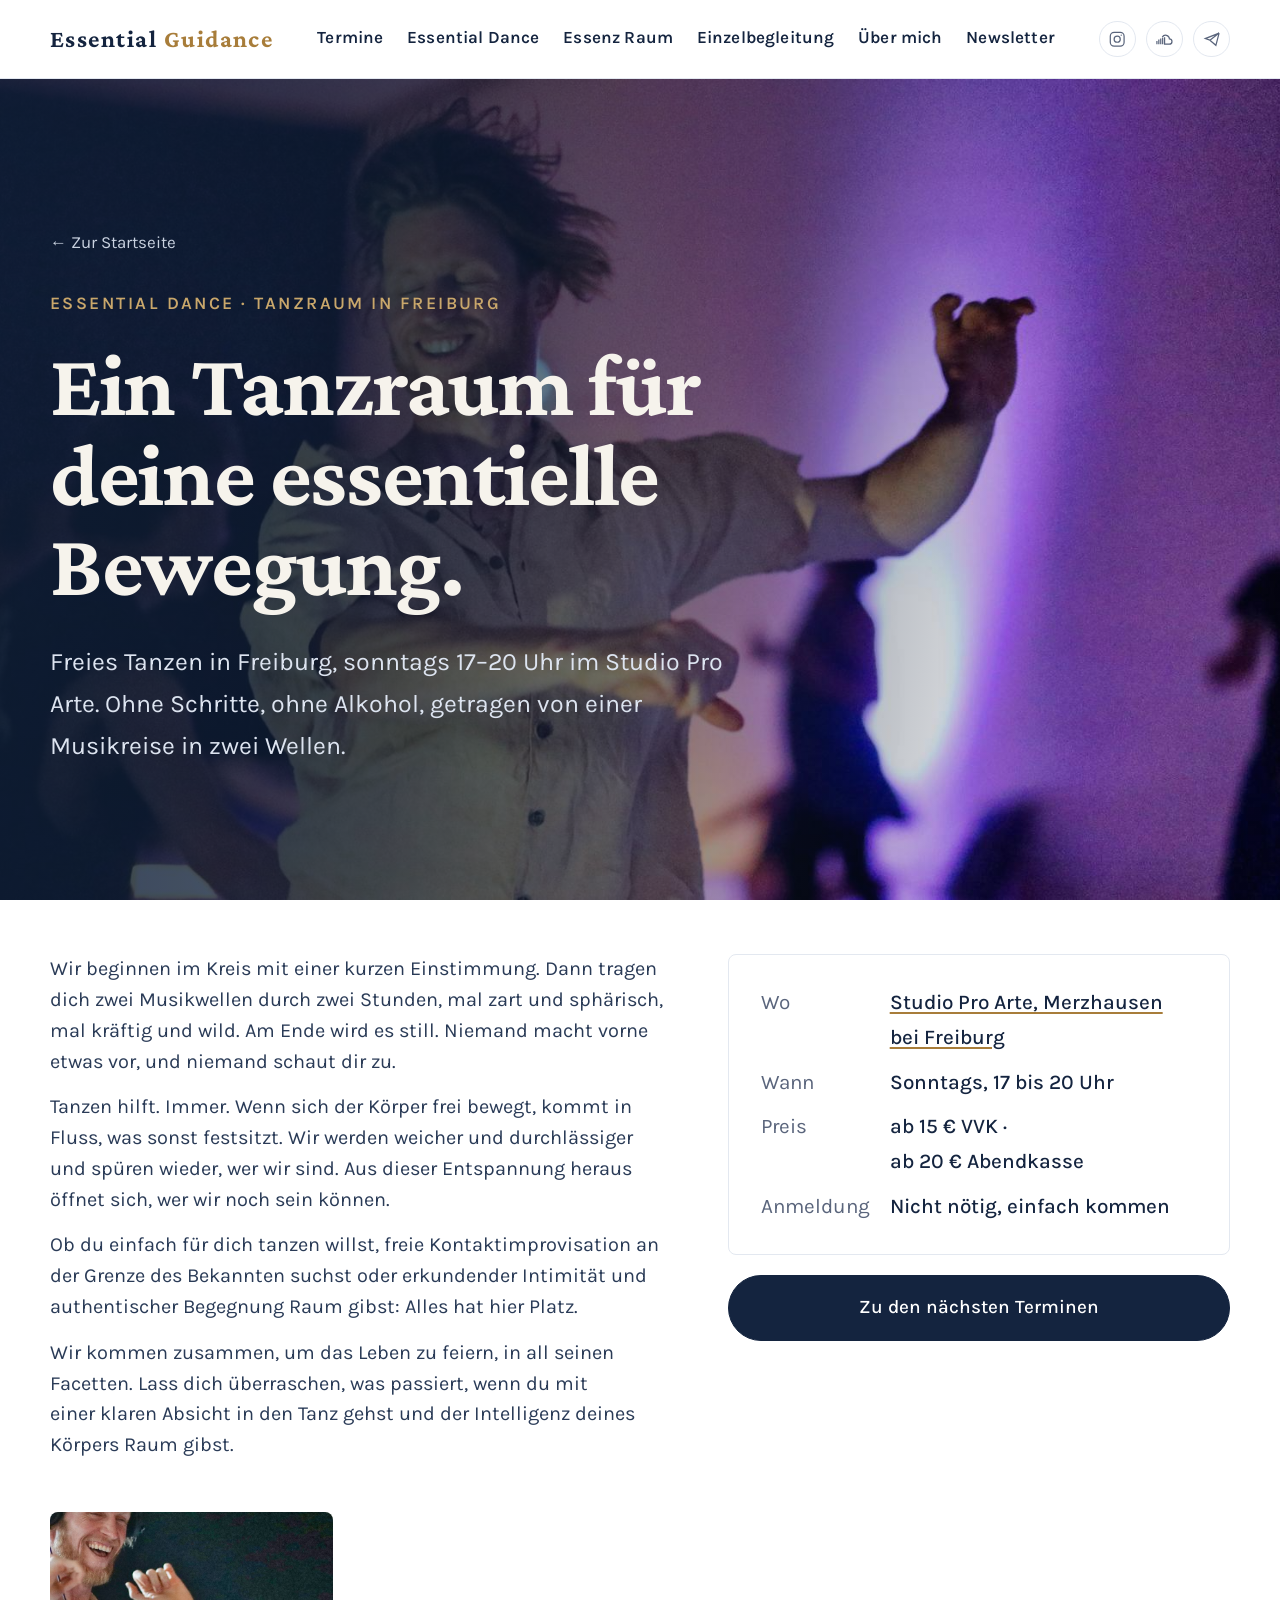
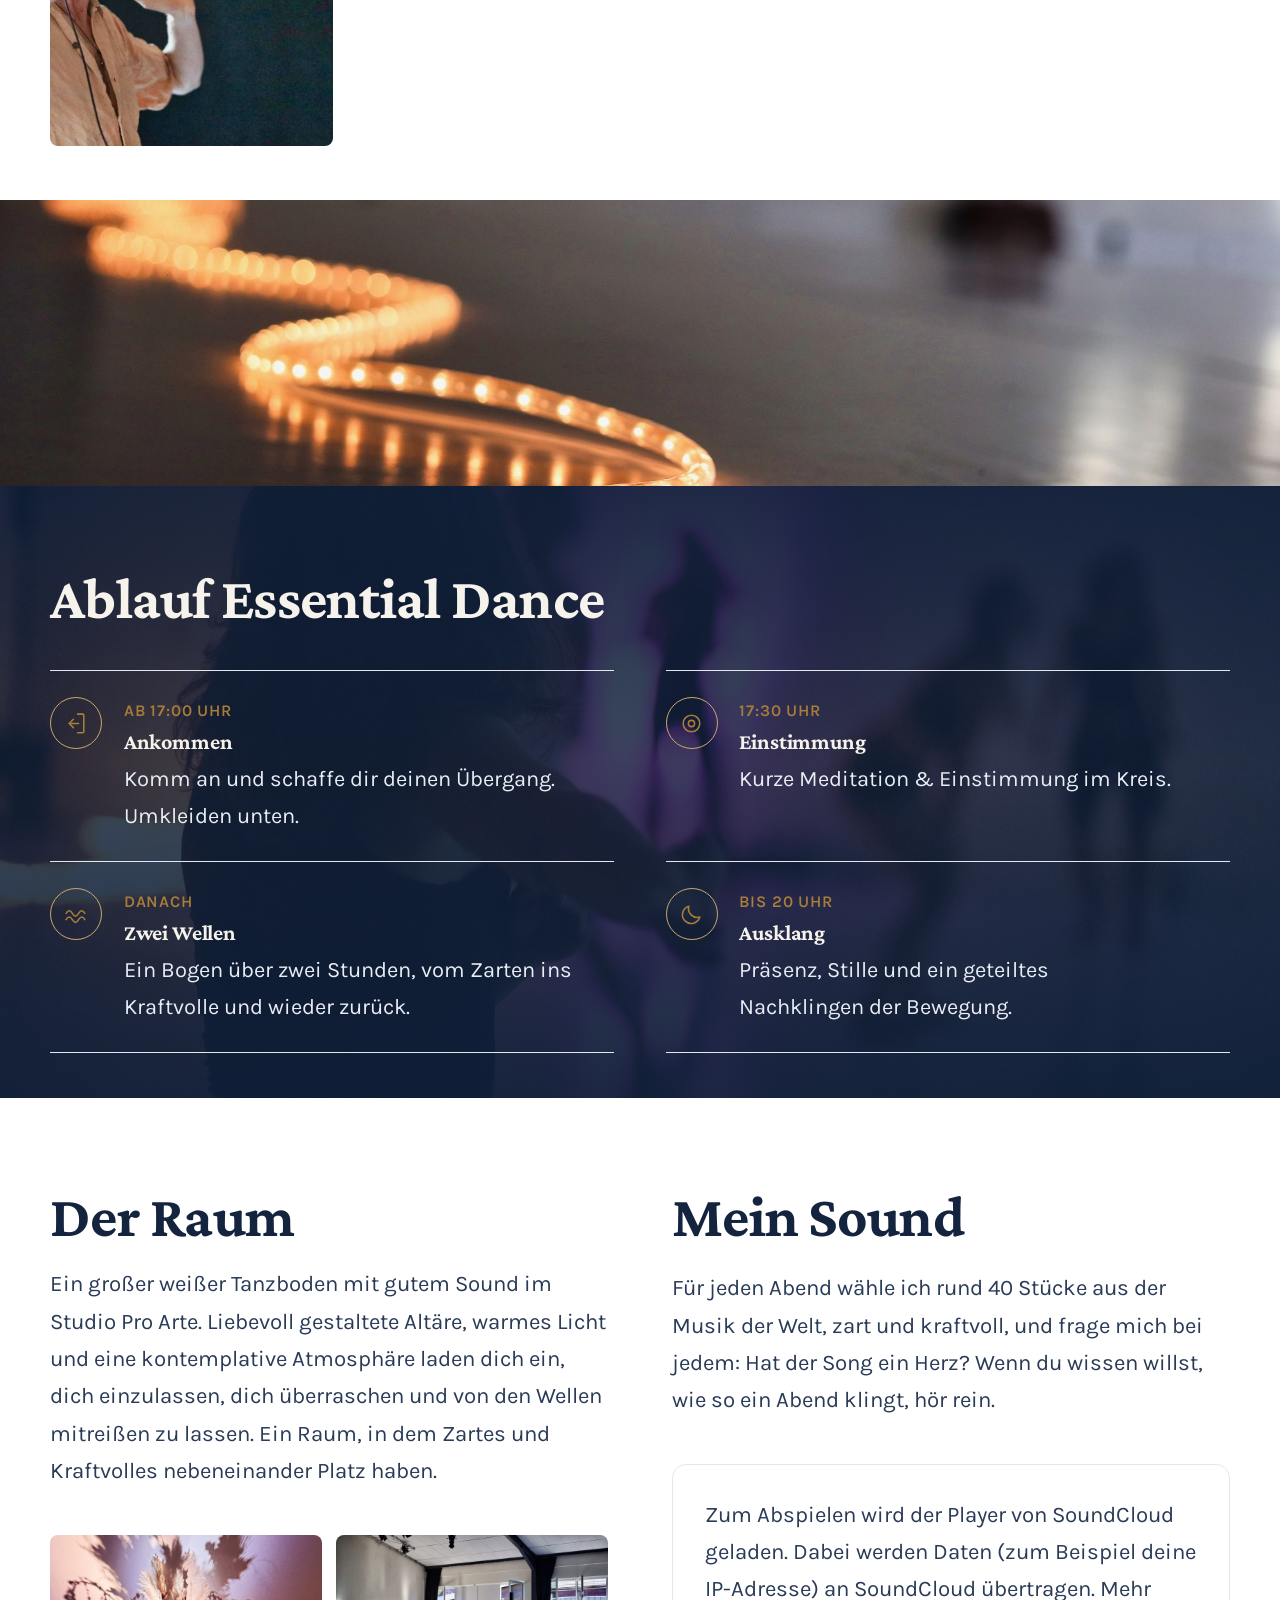
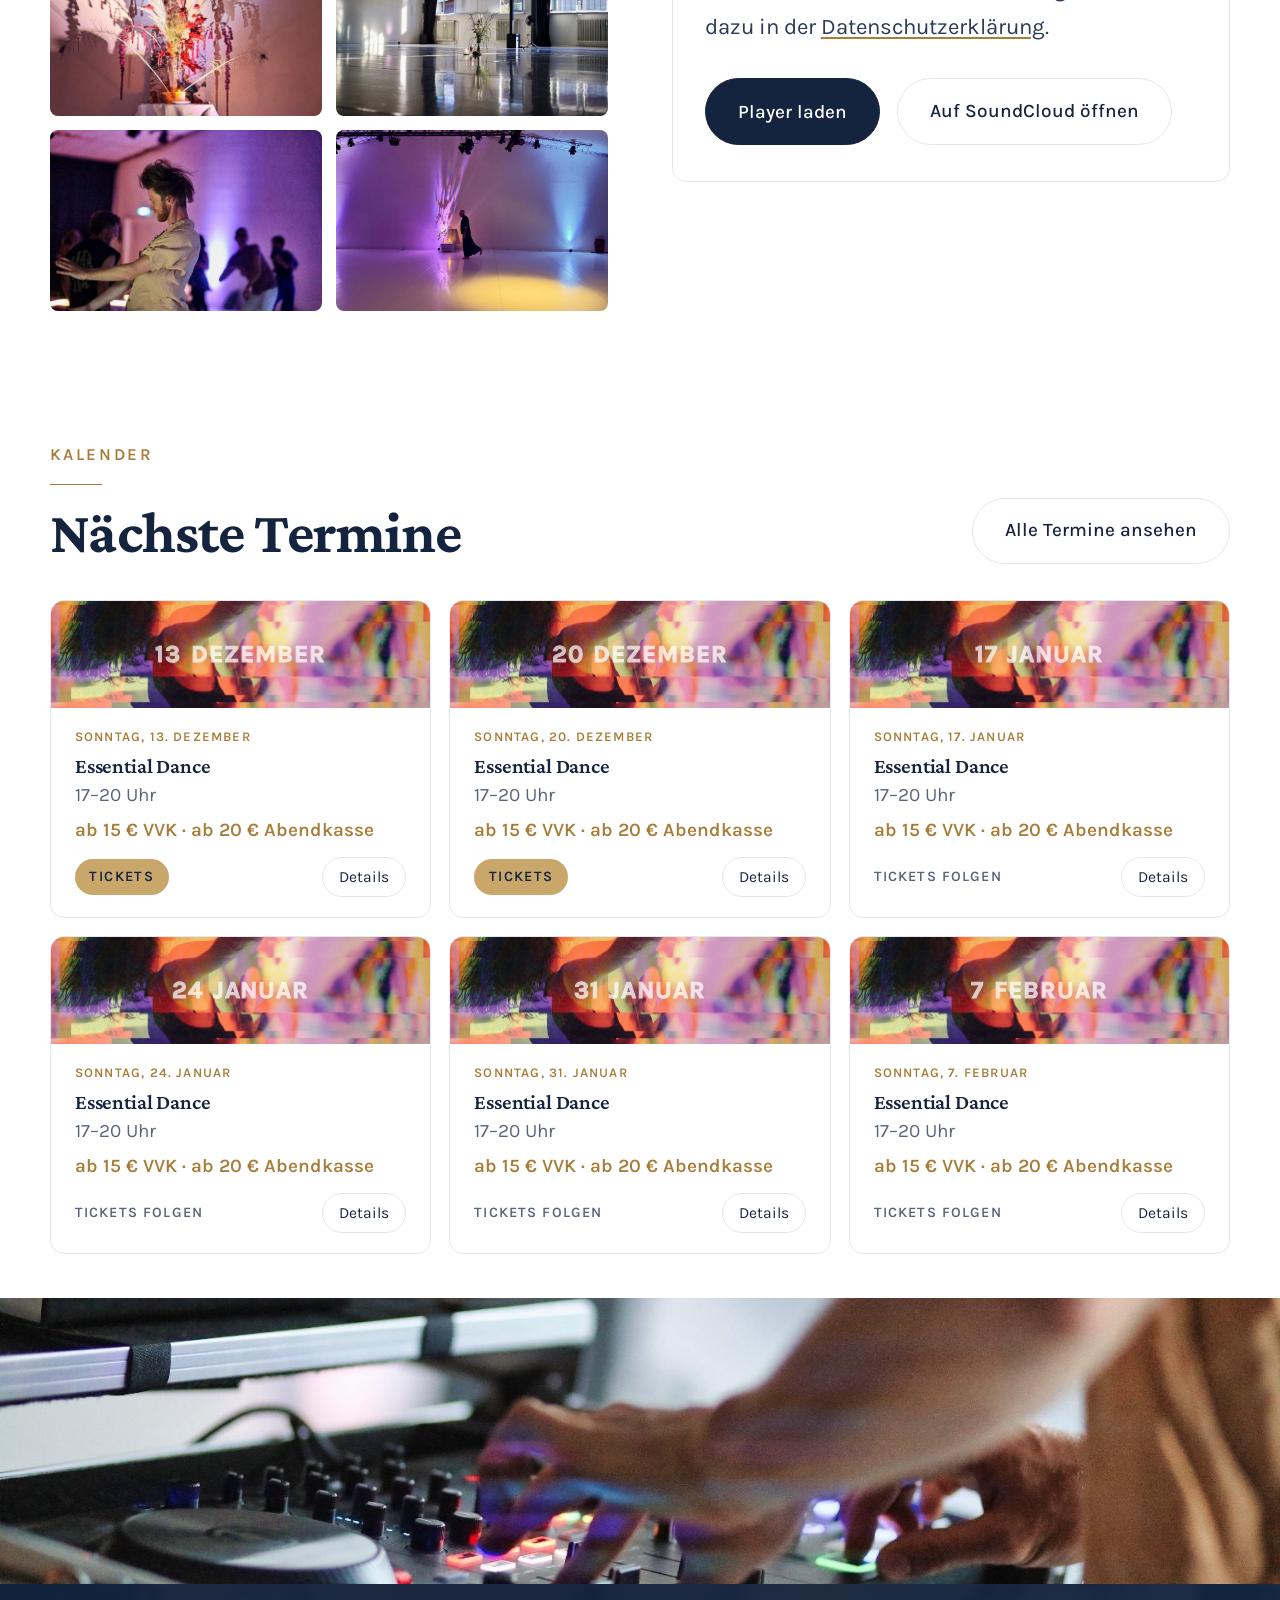
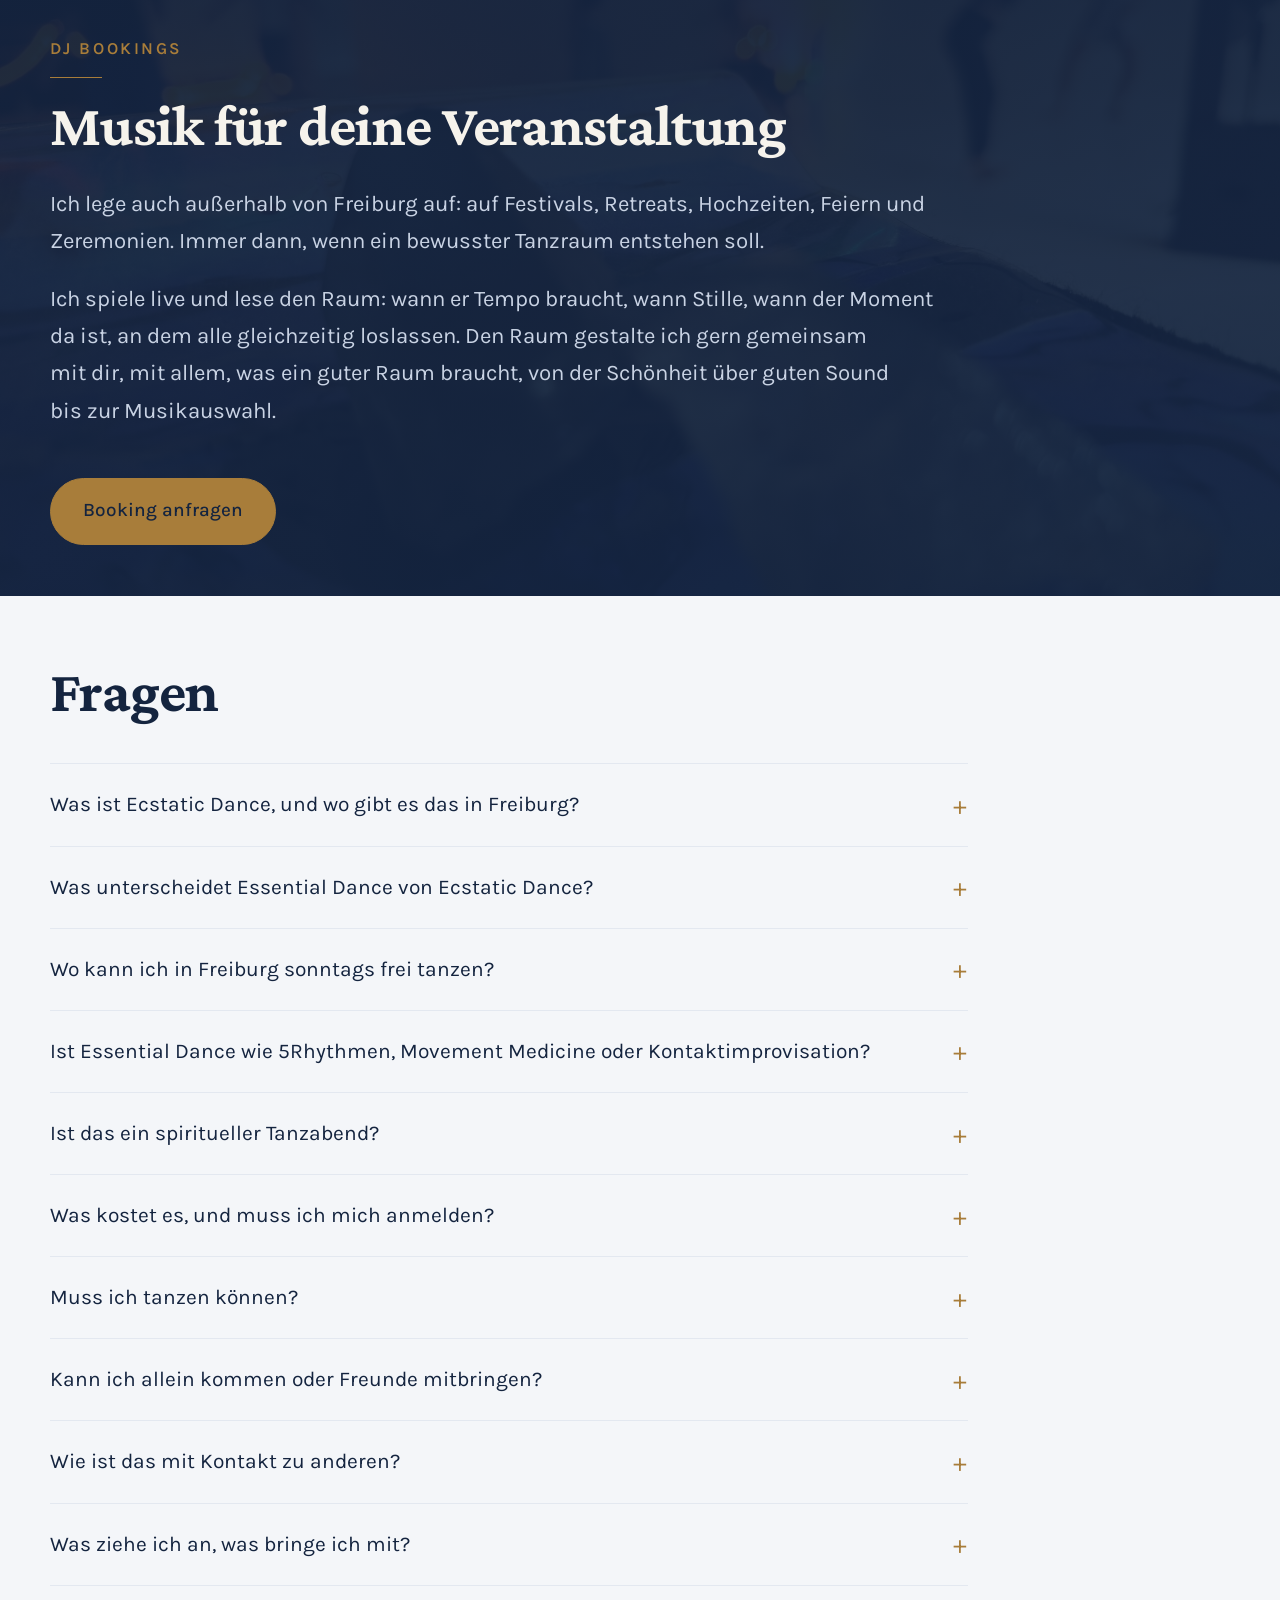
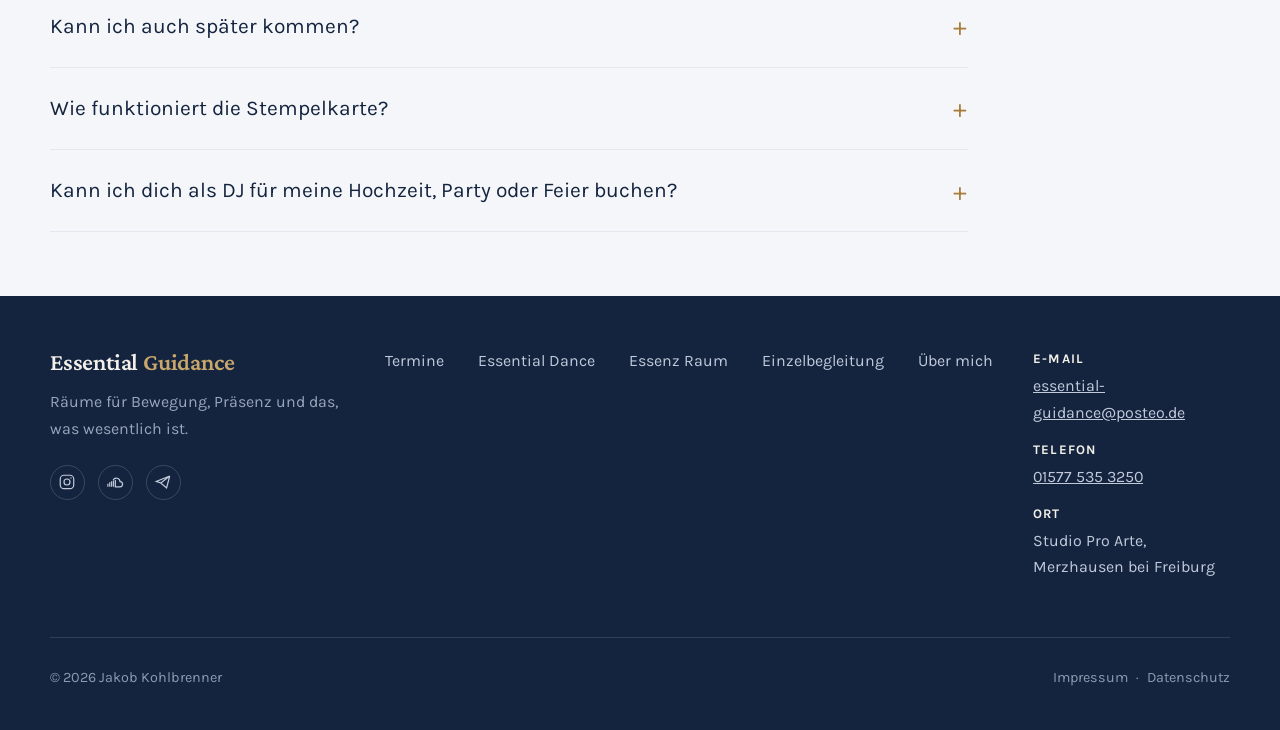
<file: essential-dance.html>
<!DOCTYPE html>
<html lang="de" data-theme="light">
<head>
<meta charset="utf-8">
<meta name="viewport" content="width=device-width, initial-scale=1">
<title>Essential Dance · Freies Tanzen sonntags in Freiburg</title>
<meta name="description" content="Essential Dance ist ein eigenständiger Tanzraum in Freiburg: freies Tanzen ohne Schritte, verwandt mit Ecstatic Dance, mit DJ-Musikreise. Sonntags 17–20 Uhr im Studio Pro Arte. Auch DJ-Booking.">




<link rel="canonical" href="https://essential-guidance.space/essential-dance.html">
<meta name="theme-color" content="#14243F">
<link rel="icon" href="favicon.svg" type="image/svg+xml">
<link rel="apple-touch-icon" href="apple-touch-icon.png">
<meta property="og:type" content="website">
<meta property="og:locale" content="de_DE">
<meta property="og:site_name" content="Essential Guidance">
<meta property="og:title" content="Essential Dance · Freies Tanzen sonntags in Freiburg">
<meta property="og:description" content="Essential Dance ist ein eigenständiger Tanzraum in Freiburg: freies Tanzen ohne Schritte, verwandt mit Ecstatic Dance, mit DJ-Musikreise. Sonntags 17–20 Uhr im Studio Pro Arte. Auch DJ-Booking.">
<meta property="og:url" content="https://essential-guidance.space/essential-dance.html">
<meta property="og:image" content="https://essential-guidance.space/images/img-7b661ae95a6b.jpg">
<meta name="twitter:card" content="summary_large_image">
<link rel="preconnect" href="https://fonts.bunny.net">
<link href="https://fonts.bunny.net/css?family=Crimson+Pro:400,500,600,700&display=swap" rel="stylesheet">
<link href="https://fonts.bunny.net/css?family=Karla:300,400,500,600&display=swap" rel="stylesheet">
<link href="https://fonts.bunny.net/css?family=Syncopate:700&display=swap" rel="stylesheet">
<link rel="stylesheet" href="styles.css?v=20261009k">
<script type="application/ld+json">{"@context": "https://schema.org", "@type": "FAQPage", "mainEntity": [{"@type": "Question", "name": "Was ist Ecstatic Dance, und wo gibt es das in Freiburg?", "acceptedAnswer": {"@type": "Answer", "text": "Ecstatic Dance ist freies Tanzen ohne Schrittfolgen, ohne Vortänzer und ohne Alkohol, getragen von einer Musikreise. In Freiburg findest du mein Essential Dance sonntags von 17 bis 20 Uhr im Studio Pro Arte: mit einer Einstimmung im Kreis, zwei Tanzwellen und einem stillen Ausklang."}}, {"@type": "Question", "name": "Was unterscheidet Essential Dance von Ecstatic Dance?", "acceptedAnswer": {"@type": "Answer", "text": "Der Rahmen ist derselbe, und er hat sich bewährt. Ich habe selbst zehn Jahre lang Ecstatic Dance getanzt. Der Unterschied liegt darin, wie ich den Raum halte: in einer Musik, die ohne Dogma zwischen sehr fein und sehr kraftvoll pendelt, und in einem Rahmen, der so sicher ist, dass auch tiefere Bewegung möglich wird. Welche Musik dich trägt, ist immer auch Geschmackssache. Komm und spür, ob es deine ist."}}, {"@type": "Question", "name": "Wo kann ich in Freiburg sonntags frei tanzen?", "acceptedAnswer": {"@type": "Answer", "text": "Bei Essential Dance: sonntags von 17 bis 20 Uhr im Studio Pro Arte, Am Rohrgraben 4a in Merzhausen, direkt am Stadtrand von Freiburg. Freies Tanzen ohne Schritte und ohne Alkohol, getragen von einer Musikreise in zwei Wellen. Die genauen Termine stehen im Kalender."}}, {"@type": "Question", "name": "Ist Essential Dance wie 5Rhythmen, Movement Medicine oder Kontaktimprovisation?", "acceptedAnswer": {"@type": "Answer", "text": "Verwandt, aber keine dieser Methoden. Es gibt keine festgelegten Rhythmen und keine Technik, die du lernen musst. Mich haben Ecstatic Dance, Kontaktimprovisation und Movement Medicine geprägt, und davon fließt etwas ein: die Musikreise in Wellen, die Einladung zur Begegnung, die Absicht, mit der wir in den Tanz gehen. Geführt wird nur die Einstimmung, der Rest ist freies Tanzen."}}, {"@type": "Question", "name": "Ist das ein spiritueller Tanzabend?", "acceptedAnswer": {"@type": "Answer", "text": "Ich würde es nicht so nennen. Es ist ein Tanzabend. Er kann mehr werden, wenn du willst: Wer mit einer Absicht tanzt, kommt oft an Stellen, die mit Nachdenken nicht erreichbar sind."}}, {"@type": "Question", "name": "Was kostet es, und muss ich mich anmelden?", "acceptedAnswer": {"@type": "Answer", "text": "Das Ticket kostet ab 15 € im Vorverkauf über Eventfrog und ab 20 € an der Abendkasse. Anmelden musst du dich nicht. Die Ticket-Links findest du oben bei den Terminen."}}, {"@type": "Question", "name": "Muss ich tanzen können?", "acceptedAnswer": {"@type": "Answer", "text": "Nein. Es gibt keine Schritte und niemanden, der vorne etwas vormacht. Wenn du gehen kannst, kannst du hier tanzen. Und wenn du nur stehen und atmen willst, ist das auch Tanz."}}, {"@type": "Question", "name": "Kann ich allein kommen oder Freunde mitbringen?", "acceptedAnswer": {"@type": "Answer", "text": "Beides. Die meisten kommen allein und müssen niemanden ansprechen. Wer zu zweit oder zu dritt kommt, kann gemeinsam ankommen und dann trotzdem jede und jeder für sich tanzen."}}, {"@type": "Question", "name": "Wie ist das mit Kontakt zu anderen?", "acceptedAnswer": {"@type": "Answer", "text": "Begegnung ist eine Einladung, keine Verpflichtung. Ein Nein braucht keine Begründung: Ein abgewandter Blick reicht und wird respektiert."}}, {"@type": "Question", "name": "Was ziehe ich an, was bringe ich mit?", "acceptedAnswer": {"@type": "Answer", "text": "Etwas Bequemes, in dem du dich gern bewegst. Getanzt wird barfuß oder in Socken. Nimm etwas zum Wechseln und eine Trinkflasche mit."}}, {"@type": "Question", "name": "Kann ich auch später kommen?", "acceptedAnswer": {"@type": "Answer", "text": "Ja. Schön ist der Anfang, denn die Einstimmung trägt den ganzen Abend. Wenn es später wird, komm trotzdem: leise rein, Schuhe aus, und lass dich von der Welle aufnehmen, die gerade läuft."}}, {"@type": "Question", "name": "Wie funktioniert die Stempelkarte?", "acceptedAnswer": {"@type": "Answer", "text": "Wenn du regelmäßig kommst, lohnt sich die Achterkarte: acht Abende, die du einlöst, wann du willst. Sie liegt vor Ort aus, jeden Abend gibt es einen Stempel. Ist die Karte voll, ist der nächste Abend für dich umsonst."}}, {"@type": "Question", "name": "Kann ich dich als DJ für meine Hochzeit, Party oder Feier buchen?", "acceptedAnswer": {"@type": "Answer", "text": "Ja. Ich lege in Freiburg und auch außerhalb auf: bei Hochzeiten, Feiern und Partys, auf Festivals, bei Retreats und Zeremonien. Schreib mir über „Booking anfragen“ den Anlass, das Datum, den Ort und die ungefähre Größe der Gruppe."}}]}</script>
<script type="application/ld+json">{"@context": "https://schema.org", "@type": "Service", "@id": "https://essential-guidance.space/essential-dance.html#format", "name": "Essential Dance", "serviceType": "Freies Tanzen / Ecstatic Dance", "description": "Essential Dance ist das eigene Tanzformat von Jakob Kohlbrenner in Freiburg: freies Tanzen ohne Schrittfolgen und ohne Alkohol, mit Einstimmung im Kreis, zwei DJ-Musikwellen und stillem Ausklang. Sonntags 17–20 Uhr, ab 15 € Vorverkauf, ab 20 € Abendkasse, ohne Anmeldung.", "provider": {"@type": "Person", "name": "Jakob Kohlbrenner", "url": "https://essential-guidance.space/ueber.html"}, "brand": {"@type": "Brand", "name": "Essential Dance", "url": "https://essential-guidance.space/essential-dance.html", "sameAs": ["https://www.instagram.com/jakobkohlbrenner/", "https://soundcloud.com/koojaa", "https://t.me/essentialdancee"]}, "areaServed": {"@type": "City", "name": "Freiburg im Breisgau"}, "availableChannel": {"@type": "ServiceChannel", "serviceLocation": {"@type": "Place", "name": "Studio Pro Arte", "address": {"@type": "PostalAddress", "streetAddress": "Am Rohrgraben 4a", "postalCode": "79249", "addressLocality": "Merzhausen bei Freiburg", "addressRegion": "Baden-Württemberg", "addressCountry": "DE"}}}, "url": "https://essential-guidance.space/essential-dance.html"}</script>
<script type="application/ld+json" id="events-ld">{"@context": "https://schema.org", "@graph": [{"@type": "DanceEvent", "name": "Essential Dance – freies Tanzen am Sonntag in Freiburg", "description": "Freies Tanzen ohne Schritte, inspiriert von Ecstatic Dance, mit DJ-Musikreise: Einstimmung im Kreis, zwei Tanzwellen, stiller Ausklang. Ohne Anmeldung.", "startDate": "2026-10-04T17:00:00+02:00", "endDate": "2026-10-04T20:00:00+02:00", "eventStatus": "https://schema.org/EventScheduled", "eventAttendanceMode": "https://schema.org/OfflineEventAttendanceMode", "location": {"@type": "Place", "name": "Studio Pro Arte", "address": {"@type": "PostalAddress", "streetAddress": "Am Rohrgraben 4a", "postalCode": "79249", "addressLocality": "Merzhausen bei Freiburg", "addressRegion": "Baden-Württemberg", "addressCountry": "DE"}}, "image": "https://essential-guidance.space/images/img-7089e9983714.jpg", "organizer": {"@type": "Organization", "name": "Essential Guidance", "url": "https://essential-guidance.space/"}, "performer": {"@type": "Person", "name": "Jakob Kohlbrenner", "url": "https://essential-guidance.space/ueber.html"}, "offers": {"@type": "Offer", "price": "15", "priceCurrency": "EUR", "availability": "https://schema.org/InStock", "validFrom": "2026-10-01T00:00:00+02:00", "url": "https://eventfrog.de/de/p/kurse-seminare/musik-tanz/essential-dance-7511358814026737205.html"}}, {"@type": "DanceEvent", "name": "Essential Dance – freies Tanzen am Sonntag in Freiburg", "description": "Freies Tanzen ohne Schritte, inspiriert von Ecstatic Dance, mit DJ-Musikreise: Einstimmung im Kreis, zwei Tanzwellen, stiller Ausklang. Ohne Anmeldung.", "startDate": "2026-10-11T17:00:00+02:00", "endDate": "2026-10-11T20:00:00+02:00", "eventStatus": "https://schema.org/EventScheduled", "eventAttendanceMode": "https://schema.org/OfflineEventAttendanceMode", "location": {"@type": "Place", "name": "Studio Pro Arte", "address": {"@type": "PostalAddress", "streetAddress": "Am Rohrgraben 4a", "postalCode": "79249", "addressLocality": "Merzhausen bei Freiburg", "addressRegion": "Baden-Württemberg", "addressCountry": "DE"}}, "image": "https://essential-guidance.space/images/img-7089e9983714.jpg", "organizer": {"@type": "Organization", "name": "Essential Guidance", "url": "https://essential-guidance.space/"}, "performer": {"@type": "Person", "name": "Jakob Kohlbrenner", "url": "https://essential-guidance.space/ueber.html"}, "offers": {"@type": "Offer", "price": "15", "priceCurrency": "EUR", "availability": "https://schema.org/InStock", "validFrom": "2026-10-01T00:00:00+02:00", "url": "https://eventfrog.de/de/p/kurse-seminare/musik-tanz/essential-dance-7511360464665727983.html"}}, {"@type": "DanceEvent", "name": "Essential Dance – freies Tanzen am Sonntag in Freiburg", "description": "Freies Tanzen ohne Schritte, inspiriert von Ecstatic Dance, mit DJ-Musikreise: Einstimmung im Kreis, zwei Tanzwellen, stiller Ausklang. Ohne Anmeldung.", "startDate": "2026-10-18T17:00:00+02:00", "endDate": "2026-10-18T20:00:00+02:00", "eventStatus": "https://schema.org/EventScheduled", "eventAttendanceMode": "https://schema.org/OfflineEventAttendanceMode", "location": {"@type": "Place", "name": "Studio Pro Arte", "address": {"@type": "PostalAddress", "streetAddress": "Am Rohrgraben 4a", "postalCode": "79249", "addressLocality": "Merzhausen bei Freiburg", "addressRegion": "Baden-Württemberg", "addressCountry": "DE"}}, "image": "https://essential-guidance.space/images/img-7089e9983714.jpg", "organizer": {"@type": "Organization", "name": "Essential Guidance", "url": "https://essential-guidance.space/"}, "performer": {"@type": "Person", "name": "Jakob Kohlbrenner", "url": "https://essential-guidance.space/ueber.html"}, "offers": {"@type": "Offer", "price": "15", "priceCurrency": "EUR", "availability": "https://schema.org/InStock", "validFrom": "2026-10-01T00:00:00+02:00", "url": "https://eventfrog.de/de/p/kurse-seminare/musik-tanz/essential-dance-7511360464732837386.html"}}, {"@type": "DanceEvent", "name": "Essential Dance – freies Tanzen am Sonntag in Freiburg", "description": "Freies Tanzen ohne Schritte, inspiriert von Ecstatic Dance, mit DJ-Musikreise: Einstimmung im Kreis, zwei Tanzwellen, stiller Ausklang. Ohne Anmeldung.", "startDate": "2026-10-25T17:00:00+01:00", "endDate": "2026-10-25T20:00:00+01:00", "eventStatus": "https://schema.org/EventScheduled", "eventAttendanceMode": "https://schema.org/OfflineEventAttendanceMode", "location": {"@type": "Place", "name": "Studio Pro Arte", "address": {"@type": "PostalAddress", "streetAddress": "Am Rohrgraben 4a", "postalCode": "79249", "addressLocality": "Merzhausen bei Freiburg", "addressRegion": "Baden-Württemberg", "addressCountry": "DE"}}, "image": "https://essential-guidance.space/images/img-7089e9983714.jpg", "organizer": {"@type": "Organization", "name": "Essential Guidance", "url": "https://essential-guidance.space/"}, "performer": {"@type": "Person", "name": "Jakob Kohlbrenner", "url": "https://essential-guidance.space/ueber.html"}, "offers": {"@type": "Offer", "price": "15", "priceCurrency": "EUR", "availability": "https://schema.org/InStock", "validFrom": "2026-10-01T00:00:00+02:00", "url": "https://eventfrog.de/de/p/kurse-seminare/musik-tanz/essential-dance-7511360464799946251.html"}}, {"@type": "DanceEvent", "name": "Essential Dance – freies Tanzen am Sonntag in Freiburg", "description": "Freies Tanzen ohne Schritte, inspiriert von Ecstatic Dance, mit DJ-Musikreise: Einstimmung im Kreis, zwei Tanzwellen, stiller Ausklang. Ohne Anmeldung.", "startDate": "2026-11-08T17:00:00+01:00", "endDate": "2026-11-08T20:00:00+01:00", "eventStatus": "https://schema.org/EventScheduled", "eventAttendanceMode": "https://schema.org/OfflineEventAttendanceMode", "location": {"@type": "Place", "name": "Studio Pro Arte", "address": {"@type": "PostalAddress", "streetAddress": "Am Rohrgraben 4a", "postalCode": "79249", "addressLocality": "Merzhausen bei Freiburg", "addressRegion": "Baden-Württemberg", "addressCountry": "DE"}}, "image": "https://essential-guidance.space/images/img-7089e9983714.jpg", "organizer": {"@type": "Organization", "name": "Essential Guidance", "url": "https://essential-guidance.space/"}, "performer": {"@type": "Person", "name": "Jakob Kohlbrenner", "url": "https://essential-guidance.space/ueber.html"}, "offers": {"@type": "Offer", "price": "15", "priceCurrency": "EUR", "availability": "https://schema.org/InStock", "validFrom": "2026-10-01T00:00:00+02:00", "url": "https://eventfrog.de/de/p/kurse-seminare/musik-tanz/essential-dance-7511360464862860916.html"}}, {"@type": "DanceEvent", "name": "Essential Dance – freies Tanzen am Sonntag in Freiburg", "description": "Freies Tanzen ohne Schritte, inspiriert von Ecstatic Dance, mit DJ-Musikreise: Einstimmung im Kreis, zwei Tanzwellen, stiller Ausklang. Ohne Anmeldung.", "startDate": "2026-11-15T17:00:00+01:00", "endDate": "2026-11-15T20:00:00+01:00", "eventStatus": "https://schema.org/EventScheduled", "eventAttendanceMode": "https://schema.org/OfflineEventAttendanceMode", "location": {"@type": "Place", "name": "Studio Pro Arte", "address": {"@type": "PostalAddress", "streetAddress": "Am Rohrgraben 4a", "postalCode": "79249", "addressLocality": "Merzhausen bei Freiburg", "addressRegion": "Baden-Württemberg", "addressCountry": "DE"}}, "image": "https://essential-guidance.space/images/img-7089e9983714.jpg", "organizer": {"@type": "Organization", "name": "Essential Guidance", "url": "https://essential-guidance.space/"}, "performer": {"@type": "Person", "name": "Jakob Kohlbrenner", "url": "https://essential-guidance.space/ueber.html"}, "offers": {"@type": "Offer", "price": "15", "priceCurrency": "EUR", "availability": "https://schema.org/InStock", "validFrom": "2026-10-01T00:00:00+02:00", "url": "https://eventfrog.de/de/p/kurse-seminare/musik-tanz/essential-dance-7511360464925775477.html"}}, {"@type": "DanceEvent", "name": "Essential Dance – freies Tanzen am Sonntag in Freiburg", "description": "Freies Tanzen ohne Schritte, inspiriert von Ecstatic Dance, mit DJ-Musikreise: Einstimmung im Kreis, zwei Tanzwellen, stiller Ausklang. Ohne Anmeldung.", "startDate": "2026-11-22T17:00:00+01:00", "endDate": "2026-11-22T20:00:00+01:00", "eventStatus": "https://schema.org/EventScheduled", "eventAttendanceMode": "https://schema.org/OfflineEventAttendanceMode", "location": {"@type": "Place", "name": "Studio Pro Arte", "address": {"@type": "PostalAddress", "streetAddress": "Am Rohrgraben 4a", "postalCode": "79249", "addressLocality": "Merzhausen bei Freiburg", "addressRegion": "Baden-Württemberg", "addressCountry": "DE"}}, "image": "https://essential-guidance.space/images/img-7089e9983714.jpg", "organizer": {"@type": "Organization", "name": "Essential Guidance", "url": "https://essential-guidance.space/"}, "performer": {"@type": "Person", "name": "Jakob Kohlbrenner", "url": "https://essential-guidance.space/ueber.html"}, "offers": {"@type": "Offer", "price": "15", "priceCurrency": "EUR", "availability": "https://schema.org/InStock", "validFrom": "2026-10-01T00:00:00+02:00", "url": "https://eventfrog.de/de/p/kurse-seminare/musik-tanz/essential-dance-7511360464976107140.html"}}, {"@type": "DanceEvent", "name": "Essential Dance – freies Tanzen am Sonntag in Freiburg", "description": "Freies Tanzen ohne Schritte, inspiriert von Ecstatic Dance, mit DJ-Musikreise: Einstimmung im Kreis, zwei Tanzwellen, stiller Ausklang. Ohne Anmeldung.", "startDate": "2026-12-13T17:00:00+01:00", "endDate": "2026-12-13T20:00:00+01:00", "eventStatus": "https://schema.org/EventScheduled", "eventAttendanceMode": "https://schema.org/OfflineEventAttendanceMode", "location": {"@type": "Place", "name": "Studio Pro Arte", "address": {"@type": "PostalAddress", "streetAddress": "Am Rohrgraben 4a", "postalCode": "79249", "addressLocality": "Merzhausen bei Freiburg", "addressRegion": "Baden-Württemberg", "addressCountry": "DE"}}, "image": "https://essential-guidance.space/images/img-7089e9983714.jpg", "organizer": {"@type": "Organization", "name": "Essential Guidance", "url": "https://essential-guidance.space/"}, "performer": {"@type": "Person", "name": "Jakob Kohlbrenner", "url": "https://essential-guidance.space/ueber.html"}, "offers": {"@type": "Offer", "price": "15", "priceCurrency": "EUR", "availability": "https://schema.org/InStock", "validFrom": "2026-10-01T00:00:00+02:00", "url": "https://eventfrog.de/de/p/kurse-seminare/musik-tanz/essential-dance-7511360465022244511.html"}}, {"@type": "DanceEvent", "name": "Essential Dance – freies Tanzen am Sonntag in Freiburg", "description": "Freies Tanzen ohne Schritte, inspiriert von Ecstatic Dance, mit DJ-Musikreise: Einstimmung im Kreis, zwei Tanzwellen, stiller Ausklang. Ohne Anmeldung.", "startDate": "2026-12-20T17:00:00+01:00", "endDate": "2026-12-20T20:00:00+01:00", "eventStatus": "https://schema.org/EventScheduled", "eventAttendanceMode": "https://schema.org/OfflineEventAttendanceMode", "location": {"@type": "Place", "name": "Studio Pro Arte", "address": {"@type": "PostalAddress", "streetAddress": "Am Rohrgraben 4a", "postalCode": "79249", "addressLocality": "Merzhausen bei Freiburg", "addressRegion": "Baden-Württemberg", "addressCountry": "DE"}}, "image": "https://essential-guidance.space/images/img-7089e9983714.jpg", "organizer": {"@type": "Organization", "name": "Essential Guidance", "url": "https://essential-guidance.space/"}, "performer": {"@type": "Person", "name": "Jakob Kohlbrenner", "url": "https://essential-guidance.space/ueber.html"}, "offers": {"@type": "Offer", "price": "15", "priceCurrency": "EUR", "availability": "https://schema.org/InStock", "validFrom": "2026-10-01T00:00:00+02:00", "url": "https://eventfrog.de/de/p/kurse-seminare/musik-tanz/essential-dance-7511360465072576186.html"}}, {"@type": "DanceEvent", "name": "Essential Dance – freies Tanzen am Sonntag in Freiburg", "description": "Freies Tanzen ohne Schritte, inspiriert von Ecstatic Dance, mit DJ-Musikreise: Einstimmung im Kreis, zwei Tanzwellen, stiller Ausklang. Ohne Anmeldung.", "startDate": "2027-01-17T17:00:00+01:00", "endDate": "2027-01-17T20:00:00+01:00", "eventStatus": "https://schema.org/EventScheduled", "eventAttendanceMode": "https://schema.org/OfflineEventAttendanceMode", "location": {"@type": "Place", "name": "Studio Pro Arte", "address": {"@type": "PostalAddress", "streetAddress": "Am Rohrgraben 4a", "postalCode": "79249", "addressLocality": "Merzhausen bei Freiburg", "addressRegion": "Baden-Württemberg", "addressCountry": "DE"}}, "image": "https://essential-guidance.space/images/img-7089e9983714.jpg", "organizer": {"@type": "Organization", "name": "Essential Guidance", "url": "https://essential-guidance.space/"}, "performer": {"@type": "Person", "name": "Jakob Kohlbrenner", "url": "https://essential-guidance.space/ueber.html"}, "offers": {"@type": "Offer", "price": "15", "priceCurrency": "EUR", "availability": "https://schema.org/InStock", "validFrom": "2026-10-01T00:00:00+02:00", "url": "https://essential-guidance.space/termine.html"}}, {"@type": "DanceEvent", "name": "Essential Dance – freies Tanzen am Sonntag in Freiburg", "description": "Freies Tanzen ohne Schritte, inspiriert von Ecstatic Dance, mit DJ-Musikreise: Einstimmung im Kreis, zwei Tanzwellen, stiller Ausklang. Ohne Anmeldung.", "startDate": "2027-01-24T17:00:00+01:00", "endDate": "2027-01-24T20:00:00+01:00", "eventStatus": "https://schema.org/EventScheduled", "eventAttendanceMode": "https://schema.org/OfflineEventAttendanceMode", "location": {"@type": "Place", "name": "Studio Pro Arte", "address": {"@type": "PostalAddress", "streetAddress": "Am Rohrgraben 4a", "postalCode": "79249", "addressLocality": "Merzhausen bei Freiburg", "addressRegion": "Baden-Württemberg", "addressCountry": "DE"}}, "image": "https://essential-guidance.space/images/img-7089e9983714.jpg", "organizer": {"@type": "Organization", "name": "Essential Guidance", "url": "https://essential-guidance.space/"}, "performer": {"@type": "Person", "name": "Jakob Kohlbrenner", "url": "https://essential-guidance.space/ueber.html"}, "offers": {"@type": "Offer", "price": "15", "priceCurrency": "EUR", "availability": "https://schema.org/InStock", "validFrom": "2026-10-01T00:00:00+02:00", "url": "https://essential-guidance.space/termine.html"}}, {"@type": "DanceEvent", "name": "Essential Dance – freies Tanzen am Sonntag in Freiburg", "description": "Freies Tanzen ohne Schritte, inspiriert von Ecstatic Dance, mit DJ-Musikreise: Einstimmung im Kreis, zwei Tanzwellen, stiller Ausklang. Ohne Anmeldung.", "startDate": "2027-01-31T17:00:00+01:00", "endDate": "2027-01-31T20:00:00+01:00", "eventStatus": "https://schema.org/EventScheduled", "eventAttendanceMode": "https://schema.org/OfflineEventAttendanceMode", "location": {"@type": "Place", "name": "Studio Pro Arte", "address": {"@type": "PostalAddress", "streetAddress": "Am Rohrgraben 4a", "postalCode": "79249", "addressLocality": "Merzhausen bei Freiburg", "addressRegion": "Baden-Württemberg", "addressCountry": "DE"}}, "image": "https://essential-guidance.space/images/img-7089e9983714.jpg", "organizer": {"@type": "Organization", "name": "Essential Guidance", "url": "https://essential-guidance.space/"}, "performer": {"@type": "Person", "name": "Jakob Kohlbrenner", "url": "https://essential-guidance.space/ueber.html"}, "offers": {"@type": "Offer", "price": "15", "priceCurrency": "EUR", "availability": "https://schema.org/InStock", "validFrom": "2026-10-01T00:00:00+02:00", "url": "https://essential-guidance.space/termine.html"}}, {"@type": "DanceEvent", "name": "Essential Dance – freies Tanzen am Sonntag in Freiburg", "description": "Freies Tanzen ohne Schritte, inspiriert von Ecstatic Dance, mit DJ-Musikreise: Einstimmung im Kreis, zwei Tanzwellen, stiller Ausklang. Ohne Anmeldung.", "startDate": "2027-02-07T17:00:00+01:00", "endDate": "2027-02-07T20:00:00+01:00", "eventStatus": "https://schema.org/EventScheduled", "eventAttendanceMode": "https://schema.org/OfflineEventAttendanceMode", "location": {"@type": "Place", "name": "Studio Pro Arte", "address": {"@type": "PostalAddress", "streetAddress": "Am Rohrgraben 4a", "postalCode": "79249", "addressLocality": "Merzhausen bei Freiburg", "addressRegion": "Baden-Württemberg", "addressCountry": "DE"}}, "image": "https://essential-guidance.space/images/img-7089e9983714.jpg", "organizer": {"@type": "Organization", "name": "Essential Guidance", "url": "https://essential-guidance.space/"}, "performer": {"@type": "Person", "name": "Jakob Kohlbrenner", "url": "https://essential-guidance.space/ueber.html"}, "offers": {"@type": "Offer", "price": "15", "priceCurrency": "EUR", "availability": "https://schema.org/InStock", "validFrom": "2026-10-01T00:00:00+02:00", "url": "https://essential-guidance.space/termine.html"}}, {"@type": "DanceEvent", "name": "Essential Dance – freies Tanzen am Sonntag in Freiburg", "description": "Freies Tanzen ohne Schritte, inspiriert von Ecstatic Dance, mit DJ-Musikreise: Einstimmung im Kreis, zwei Tanzwellen, stiller Ausklang. Ohne Anmeldung.", "startDate": "2027-02-14T17:00:00+01:00", "endDate": "2027-02-14T20:00:00+01:00", "eventStatus": "https://schema.org/EventScheduled", "eventAttendanceMode": "https://schema.org/OfflineEventAttendanceMode", "location": {"@type": "Place", "name": "Studio Pro Arte", "address": {"@type": "PostalAddress", "streetAddress": "Am Rohrgraben 4a", "postalCode": "79249", "addressLocality": "Merzhausen bei Freiburg", "addressRegion": "Baden-Württemberg", "addressCountry": "DE"}}, "image": "https://essential-guidance.space/images/img-7089e9983714.jpg", "organizer": {"@type": "Organization", "name": "Essential Guidance", "url": "https://essential-guidance.space/"}, "performer": {"@type": "Person", "name": "Jakob Kohlbrenner", "url": "https://essential-guidance.space/ueber.html"}, "offers": {"@type": "Offer", "price": "15", "priceCurrency": "EUR", "availability": "https://schema.org/InStock", "validFrom": "2026-10-01T00:00:00+02:00", "url": "https://essential-guidance.space/termine.html"}}, {"@type": "DanceEvent", "name": "Essential Dance – freies Tanzen am Sonntag in Freiburg", "description": "Freies Tanzen ohne Schritte, inspiriert von Ecstatic Dance, mit DJ-Musikreise: Einstimmung im Kreis, zwei Tanzwellen, stiller Ausklang. Ohne Anmeldung.", "startDate": "2027-02-21T17:00:00+01:00", "endDate": "2027-02-21T20:00:00+01:00", "eventStatus": "https://schema.org/EventScheduled", "eventAttendanceMode": "https://schema.org/OfflineEventAttendanceMode", "location": {"@type": "Place", "name": "Studio Pro Arte", "address": {"@type": "PostalAddress", "streetAddress": "Am Rohrgraben 4a", "postalCode": "79249", "addressLocality": "Merzhausen bei Freiburg", "addressRegion": "Baden-Württemberg", "addressCountry": "DE"}}, "image": "https://essential-guidance.space/images/img-7089e9983714.jpg", "organizer": {"@type": "Organization", "name": "Essential Guidance", "url": "https://essential-guidance.space/"}, "performer": {"@type": "Person", "name": "Jakob Kohlbrenner", "url": "https://essential-guidance.space/ueber.html"}, "offers": {"@type": "Offer", "price": "15", "priceCurrency": "EUR", "availability": "https://schema.org/InStock", "validFrom": "2026-10-01T00:00:00+02:00", "url": "https://essential-guidance.space/termine.html"}}, {"@type": "DanceEvent", "name": "Essential Dance – freies Tanzen am Sonntag in Freiburg", "description": "Freies Tanzen ohne Schritte, inspiriert von Ecstatic Dance, mit DJ-Musikreise: Einstimmung im Kreis, zwei Tanzwellen, stiller Ausklang. Ohne Anmeldung.", "startDate": "2027-02-28T17:00:00+01:00", "endDate": "2027-02-28T20:00:00+01:00", "eventStatus": "https://schema.org/EventScheduled", "eventAttendanceMode": "https://schema.org/OfflineEventAttendanceMode", "location": {"@type": "Place", "name": "Studio Pro Arte", "address": {"@type": "PostalAddress", "streetAddress": "Am Rohrgraben 4a", "postalCode": "79249", "addressLocality": "Merzhausen bei Freiburg", "addressRegion": "Baden-Württemberg", "addressCountry": "DE"}}, "image": "https://essential-guidance.space/images/img-7089e9983714.jpg", "organizer": {"@type": "Organization", "name": "Essential Guidance", "url": "https://essential-guidance.space/"}, "performer": {"@type": "Person", "name": "Jakob Kohlbrenner", "url": "https://essential-guidance.space/ueber.html"}, "offers": {"@type": "Offer", "price": "15", "priceCurrency": "EUR", "availability": "https://schema.org/InStock", "validFrom": "2026-10-01T00:00:00+02:00", "url": "https://essential-guidance.space/termine.html"}}, {"@type": "DanceEvent", "name": "Essential Dance – freies Tanzen am Sonntag in Freiburg", "description": "Freies Tanzen ohne Schritte, inspiriert von Ecstatic Dance, mit DJ-Musikreise: Einstimmung im Kreis, zwei Tanzwellen, stiller Ausklang. Ohne Anmeldung.", "startDate": "2027-03-07T17:00:00+01:00", "endDate": "2027-03-07T20:00:00+01:00", "eventStatus": "https://schema.org/EventScheduled", "eventAttendanceMode": "https://schema.org/OfflineEventAttendanceMode", "location": {"@type": "Place", "name": "Studio Pro Arte", "address": {"@type": "PostalAddress", "streetAddress": "Am Rohrgraben 4a", "postalCode": "79249", "addressLocality": "Merzhausen bei Freiburg", "addressRegion": "Baden-Württemberg", "addressCountry": "DE"}}, "image": "https://essential-guidance.space/images/img-7089e9983714.jpg", "organizer": {"@type": "Organization", "name": "Essential Guidance", "url": "https://essential-guidance.space/"}, "performer": {"@type": "Person", "name": "Jakob Kohlbrenner", "url": "https://essential-guidance.space/ueber.html"}, "offers": {"@type": "Offer", "price": "15", "priceCurrency": "EUR", "availability": "https://schema.org/InStock", "validFrom": "2026-10-01T00:00:00+02:00", "url": "https://essential-guidance.space/termine.html"}}, {"@type": "DanceEvent", "name": "Essential Dance – freies Tanzen am Sonntag in Freiburg", "description": "Freies Tanzen ohne Schritte, inspiriert von Ecstatic Dance, mit DJ-Musikreise: Einstimmung im Kreis, zwei Tanzwellen, stiller Ausklang. Ohne Anmeldung.", "startDate": "2027-03-14T17:00:00+01:00", "endDate": "2027-03-14T20:00:00+01:00", "eventStatus": "https://schema.org/EventScheduled", "eventAttendanceMode": "https://schema.org/OfflineEventAttendanceMode", "location": {"@type": "Place", "name": "Studio Pro Arte", "address": {"@type": "PostalAddress", "streetAddress": "Am Rohrgraben 4a", "postalCode": "79249", "addressLocality": "Merzhausen bei Freiburg", "addressRegion": "Baden-Württemberg", "addressCountry": "DE"}}, "image": "https://essential-guidance.space/images/img-7089e9983714.jpg", "organizer": {"@type": "Organization", "name": "Essential Guidance", "url": "https://essential-guidance.space/"}, "performer": {"@type": "Person", "name": "Jakob Kohlbrenner", "url": "https://essential-guidance.space/ueber.html"}, "offers": {"@type": "Offer", "price": "15", "priceCurrency": "EUR", "availability": "https://schema.org/InStock", "validFrom": "2026-10-01T00:00:00+02:00", "url": "https://essential-guidance.space/termine.html"}}, {"@type": "DanceEvent", "name": "Essential Dance – freies Tanzen am Sonntag in Freiburg", "description": "Freies Tanzen ohne Schritte, inspiriert von Ecstatic Dance, mit DJ-Musikreise: Einstimmung im Kreis, zwei Tanzwellen, stiller Ausklang. Ohne Anmeldung.", "startDate": "2027-03-21T17:00:00+01:00", "endDate": "2027-03-21T20:00:00+01:00", "eventStatus": "https://schema.org/EventScheduled", "eventAttendanceMode": "https://schema.org/OfflineEventAttendanceMode", "location": {"@type": "Place", "name": "Studio Pro Arte", "address": {"@type": "PostalAddress", "streetAddress": "Am Rohrgraben 4a", "postalCode": "79249", "addressLocality": "Merzhausen bei Freiburg", "addressRegion": "Baden-Württemberg", "addressCountry": "DE"}}, "image": "https://essential-guidance.space/images/img-7089e9983714.jpg", "organizer": {"@type": "Organization", "name": "Essential Guidance", "url": "https://essential-guidance.space/"}, "performer": {"@type": "Person", "name": "Jakob Kohlbrenner", "url": "https://essential-guidance.space/ueber.html"}, "offers": {"@type": "Offer", "price": "15", "priceCurrency": "EUR", "availability": "https://schema.org/InStock", "validFrom": "2026-10-01T00:00:00+02:00", "url": "https://essential-guidance.space/termine.html"}}]}</script>
</head>
<body>

<div id="prog"></div>
<header class="top">
  <div class="wrap">
    <a class="mark" href="index.html">Essential <span>Guidance</span></a>
    <nav id="mainnav">
      <a href="termine.html">Termine</a>
      <a href="essential-dance.html">Essential Dance</a>
      <a href="essenzraum.html">Essenz Raum</a>
      <a href="einzelbegleitung.html">Einzelbegleitung</a>
      <a href="ueber.html">Über mich</a>
      <a href="index.html#kontakt">Newsletter</a>
    </nav>
    <div class="header-right">
      <div class="social-row">
        <a href="https://www.instagram.com/jakobkohlbrenner/" target="_blank" rel="noopener" aria-label="Instagram"><svg viewBox="0 0 24 24"><rect x="3" y="3" width="18" height="18" rx="5"/><circle cx="12" cy="12" r="4"/><circle cx="17.3" cy="6.7" r=".9" fill="currentColor" stroke="none"/></svg></a>
        <a href="https://soundcloud.com/koojaa" target="_blank" rel="noopener" aria-label="SoundCloud"><svg viewBox="0 0 24 24"><path d="M2.5 14.5v4M5 12.5v6M7.5 11v7.5M10 10v8.5M12.5 9.5v9h6a3.5 3.5 0 0 0 .3-7 5 5 0 0 0-9.3-2.2"/></svg></a>
        <a href="https://t.me/essentialdancee" target="_blank" rel="noopener" aria-label="Telegram"><svg viewBox="0 0 24 24"><path d="M21 4L3 11.2l6 2.1M21 4l-4.2 16L9 13.3M21 4L9 13.3"/></svg></a>
      </div>
      <button class="menu-toggle" aria-label="Menü öffnen" aria-controls="mainnav"><span></span></button>
    </div>
  </div>
</header>

<section class="hero hero-sub hero-voll">
  <div class="hero-media">
    <img data-img="ed-i0" class="hero-img" src="images/img-7b661ae95a6b.jpg" alt="Essential Dance in Freiburg — Menschen tanzen frei im Studio Pro Arte, inspiriert von Ecstatic Dance">
  </div>
  <div class="hero-gradient"></div>
  <div class="wrap hero-content">
    <a class="backlink" href="index.html">← Zur Startseite</a>
    <span data-e="ed-43" class="eyebrow">Essential Dance<span class="nur-gross"> · Tanzraum in Freiburg</span></span>
    <h1 data-e="ed-0" class="measure"><span class="sr-only">Essential Dance: </span>Ein Tanzraum f&uuml;r deine essentielle Bewegung.</h1>
    <p data-e="ed-1" class="lead">Freies Tanzen in Freiburg, sonntags 17&#8288;–&#8288;20&nbsp;Uhr im Studio Pro Arte. Ohne Schritte, ohne Alkohol, getragen von einer Musikreise in zwei Wellen.</p>
  </div>
</section>

<div class="hero-spacer"></div>

<div class="ed-intro-block">
<section class="intro-screen">
  <div class="wrap deepgrid">
    <div class="tight">
      <p data-e="ed-3">Wir beginnen im Kreis mit einer kurzen Einstimmung. Dann tragen dich zwei Musikwellen durch zwei Stunden, mal zart und sphärisch, mal kräftig und wild. Am Ende wird es still. Niemand macht vorne etwas vor, und niemand schaut dir zu.</p>
      <p data-e="ed-3b">Tanzen hilft. Immer. Wenn sich der Körper frei bewegt, kommt in Fluss, was sonst festsitzt. Wir werden weicher und durchlässiger und spüren wieder, wer wir sind. Aus dieser Entspannung heraus öffnet sich, wer wir noch sein können.</p>
      <p data-e="ed-3c">Ob du einfach für dich tanzen willst, freie Kontaktimprovisation an der Grenze des Bekannten suchst oder erkundender Intimität und authentischer Begegnung Raum gibst: Alles hat hier Platz.</p>
      <p data-e="ed-3d">Wir kommen zusammen, um das Leben zu feiern, in all seinen Facetten. Lass dich überraschen, was passiert, wenn du mit einer klaren Absicht in den Tanz gehst und der Intelligenz deines Körpers Raum gibst.</p>
    </div>
    <div class="factbox-wrap">
      <div class="factbox">
      <dl>
        <dt data-e="ed-5">Wo</dt><dd data-e="ed-6"><a class="ort-link" href="https://www.google.com/maps/search/?api=1&amp;query=Studio+Pro+Arte+Am+Rohrgraben+4a+79249+Merzhausen" target="_blank" rel="noopener">Studio Pro Arte, Merzhausen bei Freiburg</a></dd>
        <dt data-e="ed-7">Wann</dt><dd data-e="ed-8">Sonntags, 17 bis 20 Uhr</dd>
        <dt data-e="ed-9">Preis</dt><dd data-e="ed-10">ab&nbsp;15&nbsp;&euro; VVK &middot; ab&nbsp;20&nbsp;&euro; Abendkasse</dd>
        <dt data-e="ed-11">Anmeldung</dt><dd data-e="ed-12">Nicht nötig, einfach kommen</dd>
      </dl>
      </div>
      <a class="btn" href="#termine">Zu den n&auml;chsten Terminen</a>
    </div>
  </div>
</section>

<section class="pull-up">
  <div class="wrap">
    <div class="gallery4">
      <img loading="lazy" decoding="async" data-img="ed-i1" src="images/img-c25b6f32783f.jpg" alt="Jakob Kohlbrenner, DJ und Facilitator, lachend mit Kopfh&ouml;rern beim Essential Dance">
      <img loading="lazy" decoding="async" data-img="ed-i2" src="images/img-2616dd34eee8.jpg" alt="T&auml;nzerin in freier Bewegung im Studio Pro Arte, Freiburg">
      <img loading="lazy" decoding="async" data-img="ed-i3" src="images/img-b03cf47fa5e9.jpg" alt="Jakob Kohlbrenner im Tanz &mdash; Bewegung ohne Schrittmuster">
      <img loading="lazy" decoding="async" data-img="ed-i4" src="images/img-6507b8037e11.jpg" alt="T&auml;nzerinnen und T&auml;nzer beim Essential Dance in Freiburg, freies Tanzen inspiriert von Ecstatic Dance">
    </div>
  </div>
</section>
</div>

<img loading="lazy" decoding="async" data-img="ed-i7" class="imgband" style="object-position:center 68%" src="images/ed-ablauf-banner.jpg" alt="Warm leuchtende Lichterkette auf dem Tanzboden im Studio Pro Arte">
<section class="deep bgsect screen" id="ablauf">
  <img loading="lazy" decoding="async" class="sect-bg" src="images/ed-ablauf-bg.jpg" alt="">
  <div class="sect-tint"></div>
  <div class="wrap">
    <h2 data-e="ed-13">Ablauf Essential Dance</h2>
    <div class="steps">
      <div class="step"><div class="num"><svg viewBox="0 0 24 24"><path d="M14 3h5a1 1 0 0 1 1 1v16a1 1 0 0 1-1 1h-5"/><path d="M10 8l-4 4 4 4"/><path d="M6 12h9"/></svg></div>
        <div><span data-e="ed-44" class="time">AB 17:00 UHR</span><h3 data-e="ed-14">Ankommen</h3><p data-e="ed-15">Komm an und schaffe dir deinen Übergang. Umkleiden unten.</p></div></div>
      <div class="step"><div class="num"><svg viewBox="0 0 24 24"><circle cx="12" cy="12" r="3"/><circle cx="12" cy="12" r="8"/></svg></div>
        <div><span data-e="ed-45" class="time">17:30 UHR</span><h3 data-e="ed-16">Einstimmung</h3><p data-e="ed-17">Kurze Meditation &amp; Einstimmung im Kreis.</p></div></div>
      <div class="step"><div class="num"><svg viewBox="0 0 24 24"><path d="M3 11c2-3.5 4-3.5 6 0s4 3.5 6 0 4-3.5 6 0"/><path d="M3 17c2-3.5 4-3.5 6 0s4 3.5 6 0 4-3.5 6 0"/></svg></div>
        <div><span data-e="ed-46" class="time">DANACH</span><h3 data-e="ed-18">Zwei Wellen</h3><p data-e="ed-19">Ein Bogen über zwei Stunden, vom Zarten ins Kraftvolle und wieder zurück.</p></div></div>
      <div class="step"><div class="num"><svg viewBox="0 0 24 24"><path d="M20 14.5A8.5 8.5 0 0 1 9.5 4a8.5 8.5 0 1 0 10.5 10.5z"/></svg></div>
        <div><span data-e="ed-47" class="time">BIS 20 UHR</span><h3 data-e="ed-20">Ausklang</h3><p data-e="ed-21">Pr&auml;senz, Stille und ein geteiltes Nachklingen der Bewegung.</p></div></div>
    </div>
  </div>
</section>

<section class="screen" id="raum-sound">
  <div class="wrap rs-grid">
    <div class="rs-col">
    <div class="tight" style="max-width:44rem">
      <h2 data-e="ed-22">Der Raum</h2>
      <p data-e="ed-28">Ein großer weißer Tanzboden mit gutem Sound im Studio Pro Arte. Liebevoll gestaltete Altäre, warmes Licht und eine kontemplative Atmosphäre laden dich ein, dich einzulassen, dich überraschen und von den Wellen mitreißen zu lassen. Ein Raum, in dem Zartes und Kraftvolles nebeneinander Platz haben.</p>
    </div>
    <div class="gallery4 sq" style="margin-top:clamp(1.8rem,4vw,2.8rem)">
      <img loading="lazy" decoding="async" data-img="ed-i5" style="object-position:50% 62%" src="images/ed-raum-altar.jpg" alt="Altar mit Blumen, Kerze und Schattenspiel an der Wand im Studio Pro Arte">
      <img loading="lazy" decoding="async" data-img="ed-i12" style="object-position:52% 60%" src="images/ed-raum.jpg" alt="Der helle Tanzboden im Studio Pro Arte mit Kerze und Blumen auf dem Boden">
      <img loading="lazy" decoding="async" data-img="ed-i13" style="object-position:40% 50%" src="images/ed-raum-tanz.jpg" alt="Tanz im violetten Licht im Studio Pro Arte">
      <img loading="lazy" decoding="async" data-img="ed-i14" style="object-position:47% 60%" src="images/ed-raum-licht.jpg" alt="Der Tanzraum in violettem und blauem Licht mit Altar an der Wand">
    </div>
    </div>
    <div class="rs-col">
    <div class="tight" style="max-width:44rem">
      <h2 data-e="ed-60">Mein Sound</h2>
      <p data-e="ed-61">Für jeden Abend wähle ich rund 40 Stücke aus der Musik der Welt, zart und kraftvoll, und frage mich bei jedem: Hat der Song ein Herz? Wenn du wissen willst, wie so ein Abend klingt, hör rein.</p>
    </div>
    <div class="sc-consent" id="sc-consent" data-src="https://w.soundcloud.com/player/?url=https://soundcloud.com/koojaa&amp;color=%23a87d3a&amp;auto_play=false&amp;show_user=true&amp;visual=false">
      <p>Zum Abspielen wird der Player von SoundCloud geladen. Dabei werden Daten (zum Beispiel deine IP-Adresse) an SoundCloud &uuml;bertragen. Mehr dazu in der <a href="datenschutz.html#soundcloud">Datenschutzerkl&auml;rung</a>.</p>
      <div class="cta-row"><button type="button" class="btn">Player laden</button><a class="btn ghost" href="https://soundcloud.com/koojaa" target="_blank" rel="noopener">Auf SoundCloud &ouml;ffnen</a></div>
    </div>
    </div>
  </div>
</section>

<section id="termine" class="screen">
  <div class="wrap">
    <div class="termine-head">
      <div><span class="sect-eyebrow">Kalender</span><h2 data-e="ed-97">N&auml;chste Termine</h2></div>
      <a class="btn ghost nur-gross" href="termine.html">Alle Termine ansehen</a>
    </div>
    <!-- Die naechsten 3 Essential-Dance-Termine; vergangene blendet main.js automatisch aus. Alle Termine: termine.html -->
    <div class="dates" id="dates-ed" data-max-count="3" data-max-count-desktop="6">
      <div class="dcard" data-date="2026-10-04"><div class="dcard-media"><img loading="lazy" decoding="async" class="dcard-img" src="images/img-7089e9983714.jpg" alt="Essential Dance in Freiburg"><span class="dcard-big"><b>4</b> <i><span class="m-voll">Oktober</span><span class="m-kurz">Okt</span></i></span></div><div class="dcard-body"><div class="dcard-date">Sonntag, 4. Oktober</div><h3>Essential Dance</h3><p>17&ndash;20 Uhr</p><p class="dcard-preis">ab&nbsp;15&nbsp;&euro; VVK &middot; ab&nbsp;20&nbsp;&euro; Abendkasse</p><div class="dcard-foot"><a class="dcard-flag" href="https://eventfrog.de/de/p/kurse-seminare/musik-tanz/essential-dance-7511358814026737205.html" target="_blank" rel="noopener">Tickets</a><a class="dcard-link" href="termine.html">Details</a></div></div></div>
      <div class="dcard" data-date="2026-10-11"><div class="dcard-media"><img loading="lazy" decoding="async" class="dcard-img" src="images/img-7089e9983714.jpg" alt="Essential Dance in Freiburg"><span class="dcard-big"><b>11</b> <i><span class="m-voll">Oktober</span><span class="m-kurz">Okt</span></i></span></div><div class="dcard-body"><div class="dcard-date">Sonntag, 11. Oktober</div><h3>Essential Dance</h3><p>17&ndash;20 Uhr</p><p class="dcard-preis">ab&nbsp;15&nbsp;&euro; VVK &middot; ab&nbsp;20&nbsp;&euro; Abendkasse</p><div class="dcard-foot"><a class="dcard-flag" href="https://eventfrog.de/de/p/kurse-seminare/musik-tanz/essential-dance-7511360464665727983.html" target="_blank" rel="noopener">Tickets</a><a class="dcard-link" href="termine.html">Details</a></div></div></div>
      <div class="dcard" data-date="2026-10-18"><div class="dcard-media"><img loading="lazy" decoding="async" class="dcard-img" src="images/img-7089e9983714.jpg" alt="Essential Dance in Freiburg"><span class="dcard-big"><b>18</b> <i><span class="m-voll">Oktober</span><span class="m-kurz">Okt</span></i></span></div><div class="dcard-body"><div class="dcard-date">Sonntag, 18. Oktober</div><h3>Essential Dance</h3><p>17&ndash;20 Uhr</p><p class="dcard-preis">ab&nbsp;15&nbsp;&euro; VVK &middot; ab&nbsp;20&nbsp;&euro; Abendkasse</p><div class="dcard-foot"><a class="dcard-flag" href="https://eventfrog.de/de/p/kurse-seminare/musik-tanz/essential-dance-7511360464732837386.html" target="_blank" rel="noopener">Tickets</a><a class="dcard-link" href="termine.html">Details</a></div></div></div>
      <div class="dcard" data-date="2026-10-25"><div class="dcard-media"><img loading="lazy" decoding="async" class="dcard-img" src="images/img-7089e9983714.jpg" alt="Essential Dance in Freiburg"><span class="dcard-big"><b>25</b> <i><span class="m-voll">Oktober</span><span class="m-kurz">Okt</span></i></span></div><div class="dcard-body"><div class="dcard-date">Sonntag, 25. Oktober</div><h3>Essential Dance</h3><p>17&ndash;20 Uhr</p><p class="dcard-preis">ab&nbsp;15&nbsp;&euro; VVK &middot; ab&nbsp;20&nbsp;&euro; Abendkasse</p><div class="dcard-foot"><a class="dcard-flag" href="https://eventfrog.de/de/p/kurse-seminare/musik-tanz/essential-dance-7511360464799946251.html" target="_blank" rel="noopener">Tickets</a><a class="dcard-link" href="termine.html">Details</a></div></div></div>
      <div class="dcard" data-date="2026-11-08"><div class="dcard-media"><img loading="lazy" decoding="async" class="dcard-img" src="images/img-7089e9983714.jpg" alt="Essential Dance in Freiburg"><span class="dcard-big"><b>8</b> <i><span class="m-voll">November</span><span class="m-kurz">Nov</span></i></span></div><div class="dcard-body"><div class="dcard-date">Sonntag, 8. November</div><h3>Essential Dance</h3><p>17&ndash;20 Uhr</p><p class="dcard-preis">ab&nbsp;15&nbsp;&euro; VVK &middot; ab&nbsp;20&nbsp;&euro; Abendkasse</p><div class="dcard-foot"><a class="dcard-flag" href="https://eventfrog.de/de/p/kurse-seminare/musik-tanz/essential-dance-7511360464862860916.html" target="_blank" rel="noopener">Tickets</a><a class="dcard-link" href="termine.html">Details</a></div></div></div>
      <div class="dcard" data-date="2026-11-15"><div class="dcard-media"><img loading="lazy" decoding="async" class="dcard-img" src="images/img-7089e9983714.jpg" alt="Essential Dance in Freiburg"><span class="dcard-big"><b>15</b> <i><span class="m-voll">November</span><span class="m-kurz">Nov</span></i></span></div><div class="dcard-body"><div class="dcard-date">Sonntag, 15. November</div><h3>Essential Dance</h3><p>17&ndash;20 Uhr</p><p class="dcard-preis">ab&nbsp;15&nbsp;&euro; VVK &middot; ab&nbsp;20&nbsp;&euro; Abendkasse</p><div class="dcard-foot"><a class="dcard-flag" href="https://eventfrog.de/de/p/kurse-seminare/musik-tanz/essential-dance-7511360464925775477.html" target="_blank" rel="noopener">Tickets</a><a class="dcard-link" href="termine.html">Details</a></div></div></div>
      <div class="dcard" data-date="2026-11-22"><div class="dcard-media"><img loading="lazy" decoding="async" class="dcard-img" src="images/img-7089e9983714.jpg" alt="Essential Dance in Freiburg"><span class="dcard-big"><b>22</b> <i><span class="m-voll">November</span><span class="m-kurz">Nov</span></i></span></div><div class="dcard-body"><div class="dcard-date">Sonntag, 22. November</div><h3>Essential Dance</h3><p>17&ndash;20 Uhr</p><p class="dcard-preis">ab&nbsp;15&nbsp;&euro; VVK &middot; ab&nbsp;20&nbsp;&euro; Abendkasse</p><div class="dcard-foot"><a class="dcard-flag" href="https://eventfrog.de/de/p/kurse-seminare/musik-tanz/essential-dance-7511360464976107140.html" target="_blank" rel="noopener">Tickets</a><a class="dcard-link" href="termine.html">Details</a></div></div></div>
      <div class="dcard" data-date="2026-12-13"><div class="dcard-media"><img loading="lazy" decoding="async" class="dcard-img" src="images/img-7089e9983714.jpg" alt="Essential Dance in Freiburg"><span class="dcard-big"><b>13</b> <i><span class="m-voll">Dezember</span><span class="m-kurz">Dez</span></i></span></div><div class="dcard-body"><div class="dcard-date">Sonntag, 13. Dezember</div><h3>Essential Dance</h3><p>17&ndash;20 Uhr</p><p class="dcard-preis">ab&nbsp;15&nbsp;&euro; VVK &middot; ab&nbsp;20&nbsp;&euro; Abendkasse</p><div class="dcard-foot"><a class="dcard-flag" href="https://eventfrog.de/de/p/kurse-seminare/musik-tanz/essential-dance-7511360465022244511.html" target="_blank" rel="noopener">Tickets</a><a class="dcard-link" href="termine.html">Details</a></div></div></div>
      <div class="dcard" data-date="2026-12-20"><div class="dcard-media"><img loading="lazy" decoding="async" class="dcard-img" src="images/img-7089e9983714.jpg" alt="Essential Dance in Freiburg"><span class="dcard-big"><b>20</b> <i><span class="m-voll">Dezember</span><span class="m-kurz">Dez</span></i></span></div><div class="dcard-body"><div class="dcard-date">Sonntag, 20. Dezember</div><h3>Essential Dance</h3><p>17&ndash;20 Uhr</p><p class="dcard-preis">ab&nbsp;15&nbsp;&euro; VVK &middot; ab&nbsp;20&nbsp;&euro; Abendkasse</p><div class="dcard-foot"><a class="dcard-flag" href="https://eventfrog.de/de/p/kurse-seminare/musik-tanz/essential-dance-7511360465072576186.html" target="_blank" rel="noopener">Tickets</a><a class="dcard-link" href="termine.html">Details</a></div></div></div>
      <div class="dcard" data-date="2027-01-17"><div class="dcard-media"><img loading="lazy" decoding="async" class="dcard-img" src="images/img-7089e9983714.jpg" alt="Essential Dance in Freiburg"><span class="dcard-big"><b>17</b> <i><span class="m-voll">Januar</span><span class="m-kurz">Jan</span></i></span></div><div class="dcard-body"><div class="dcard-date">Sonntag, 17. Januar</div><h3>Essential Dance</h3><p>17&ndash;20 Uhr</p><p class="dcard-preis">ab&nbsp;15&nbsp;&euro; VVK &middot; ab&nbsp;20&nbsp;&euro; Abendkasse</p><div class="dcard-foot"><span class="dcard-folgt">Tickets folgen</span><a class="dcard-link" href="termine.html">Details</a></div></div></div>
      <div class="dcard" data-date="2027-01-24"><div class="dcard-media"><img loading="lazy" decoding="async" class="dcard-img" src="images/img-7089e9983714.jpg" alt="Essential Dance in Freiburg"><span class="dcard-big"><b>24</b> <i><span class="m-voll">Januar</span><span class="m-kurz">Jan</span></i></span></div><div class="dcard-body"><div class="dcard-date">Sonntag, 24. Januar</div><h3>Essential Dance</h3><p>17&ndash;20 Uhr</p><p class="dcard-preis">ab&nbsp;15&nbsp;&euro; VVK &middot; ab&nbsp;20&nbsp;&euro; Abendkasse</p><div class="dcard-foot"><span class="dcard-folgt">Tickets folgen</span><a class="dcard-link" href="termine.html">Details</a></div></div></div>
      <div class="dcard" data-date="2027-01-31"><div class="dcard-media"><img loading="lazy" decoding="async" class="dcard-img" src="images/img-7089e9983714.jpg" alt="Essential Dance in Freiburg"><span class="dcard-big"><b>31</b> <i><span class="m-voll">Januar</span><span class="m-kurz">Jan</span></i></span></div><div class="dcard-body"><div class="dcard-date">Sonntag, 31. Januar</div><h3>Essential Dance</h3><p>17&ndash;20 Uhr</p><p class="dcard-preis">ab&nbsp;15&nbsp;&euro; VVK &middot; ab&nbsp;20&nbsp;&euro; Abendkasse</p><div class="dcard-foot"><span class="dcard-folgt">Tickets folgen</span><a class="dcard-link" href="termine.html">Details</a></div></div></div>
      <div class="dcard" data-date="2027-02-07"><div class="dcard-media"><img loading="lazy" decoding="async" class="dcard-img" src="images/img-7089e9983714.jpg" alt="Essential Dance in Freiburg"><span class="dcard-big"><b>7</b> <i><span class="m-voll">Februar</span><span class="m-kurz">Feb</span></i></span></div><div class="dcard-body"><div class="dcard-date">Sonntag, 7. Februar</div><h3>Essential Dance</h3><p>17&ndash;20 Uhr</p><p class="dcard-preis">ab&nbsp;15&nbsp;&euro; VVK &middot; ab&nbsp;20&nbsp;&euro; Abendkasse</p><div class="dcard-foot"><span class="dcard-folgt">Tickets folgen</span><a class="dcard-link" href="termine.html">Details</a></div></div></div>
      <div class="dcard" data-date="2027-02-14"><div class="dcard-media"><img loading="lazy" decoding="async" class="dcard-img" src="images/img-7089e9983714.jpg" alt="Essential Dance in Freiburg"><span class="dcard-big"><b>14</b> <i><span class="m-voll">Februar</span><span class="m-kurz">Feb</span></i></span></div><div class="dcard-body"><div class="dcard-date">Sonntag, 14. Februar</div><h3>Essential Dance</h3><p>17&ndash;20 Uhr</p><p class="dcard-preis">ab&nbsp;15&nbsp;&euro; VVK &middot; ab&nbsp;20&nbsp;&euro; Abendkasse</p><div class="dcard-foot"><span class="dcard-folgt">Tickets folgen</span><a class="dcard-link" href="termine.html">Details</a></div></div></div>
      <div class="dcard" data-date="2027-02-21"><div class="dcard-media"><img loading="lazy" decoding="async" class="dcard-img" src="images/img-7089e9983714.jpg" alt="Essential Dance in Freiburg"><span class="dcard-big"><b>21</b> <i><span class="m-voll">Februar</span><span class="m-kurz">Feb</span></i></span></div><div class="dcard-body"><div class="dcard-date">Sonntag, 21. Februar</div><h3>Essential Dance</h3><p>17&ndash;20 Uhr</p><p class="dcard-preis">ab&nbsp;15&nbsp;&euro; VVK &middot; ab&nbsp;20&nbsp;&euro; Abendkasse</p><div class="dcard-foot"><span class="dcard-folgt">Tickets folgen</span><a class="dcard-link" href="termine.html">Details</a></div></div></div>
      <div class="dcard" data-date="2027-02-28"><div class="dcard-media"><img loading="lazy" decoding="async" class="dcard-img" src="images/img-7089e9983714.jpg" alt="Essential Dance in Freiburg"><span class="dcard-big"><b>28</b> <i><span class="m-voll">Februar</span><span class="m-kurz">Feb</span></i></span></div><div class="dcard-body"><div class="dcard-date">Sonntag, 28. Februar</div><h3>Essential Dance</h3><p>17&ndash;20 Uhr</p><p class="dcard-preis">ab&nbsp;15&nbsp;&euro; VVK &middot; ab&nbsp;20&nbsp;&euro; Abendkasse</p><div class="dcard-foot"><span class="dcard-folgt">Tickets folgen</span><a class="dcard-link" href="termine.html">Details</a></div></div></div>
      <div class="dcard" data-date="2027-03-07"><div class="dcard-media"><img loading="lazy" decoding="async" class="dcard-img" src="images/img-7089e9983714.jpg" alt="Essential Dance in Freiburg"><span class="dcard-big"><b>7</b> <i><span class="m-voll">März</span><span class="m-kurz">Mär</span></i></span></div><div class="dcard-body"><div class="dcard-date">Sonntag, 7. März</div><h3>Essential Dance</h3><p>17&ndash;20 Uhr</p><p class="dcard-preis">ab&nbsp;15&nbsp;&euro; VVK &middot; ab&nbsp;20&nbsp;&euro; Abendkasse</p><div class="dcard-foot"><span class="dcard-folgt">Tickets folgen</span><a class="dcard-link" href="termine.html">Details</a></div></div></div>
      <div class="dcard" data-date="2027-03-14"><div class="dcard-media"><img loading="lazy" decoding="async" class="dcard-img" src="images/img-7089e9983714.jpg" alt="Essential Dance in Freiburg"><span class="dcard-big"><b>14</b> <i><span class="m-voll">März</span><span class="m-kurz">Mär</span></i></span></div><div class="dcard-body"><div class="dcard-date">Sonntag, 14. März</div><h3>Essential Dance</h3><p>17&ndash;20 Uhr</p><p class="dcard-preis">ab&nbsp;15&nbsp;&euro; VVK &middot; ab&nbsp;20&nbsp;&euro; Abendkasse</p><div class="dcard-foot"><span class="dcard-folgt">Tickets folgen</span><a class="dcard-link" href="termine.html">Details</a></div></div></div>
      <div class="dcard" data-date="2027-03-21"><div class="dcard-media"><img loading="lazy" decoding="async" class="dcard-img" src="images/img-7089e9983714.jpg" alt="Essential Dance in Freiburg"><span class="dcard-big"><b>21</b> <i><span class="m-voll">März</span><span class="m-kurz">Mär</span></i></span></div><div class="dcard-body"><div class="dcard-date">Sonntag, 21. März</div><h3>Essential Dance</h3><p>17&ndash;20 Uhr</p><p class="dcard-preis">ab&nbsp;15&nbsp;&euro; VVK &middot; ab&nbsp;20&nbsp;&euro; Abendkasse</p><div class="dcard-foot"><span class="dcard-folgt">Tickets folgen</span><a class="dcard-link" href="termine.html">Details</a></div></div></div>
    </div>
    <div class="termine-mehr nur-klein"><a class="btn gold" href="termine.html">Alle Termine ansehen</a></div>
  </div>
</section>

<img loading="lazy" decoding="async" data-img="ed-i8" class="imgband" style="object-position:center 62%" src="images/ed-dj-banner.jpg" alt="Jakob Kohlbrenners H&auml;nde am DJ-Controller">

<section class="deep bgsect screen" id="dj-booking">
  <img loading="lazy" decoding="async" class="sect-bg" src="images/ed-dj-bg.jpg" alt="">
  <div class="sect-tint"></div>
  <div class="wrap">
    <div class="tight dj-text">
      <span data-e="ed-48" class="sect-eyebrow">DJ Bookings</span>
      <h2 data-e="ed-40">Musik f&uuml;r deine Veranstaltung</h2>
      <p data-e="ed-41">Ich lege auch außerhalb von Freiburg auf: auf Festivals, Retreats, Hochzeiten, Feiern und Zeremonien. Immer dann, wenn ein bewusster Tanzraum entstehen soll.</p>
      <p data-e="ed-42">Ich spiele live und lese den Raum: wann er Tempo braucht, wann Stille, wann der Moment da ist, an dem alle gleichzeitig loslassen. Den Raum gestalte ich gern gemeinsam mit dir, mit allem, was ein guter Raum braucht, von der Schönheit über guten Sound bis zur Musikauswahl.</p>
      <div class="cta-row">
        <a data-e="ed-50" class="btn" href="mailto:essential-guidance@posteo.de?subject=DJ%20Booking%20Anfrage&amp;body=Hallo%20Jakob%2C%0A%0Aich%20w%C3%BCrde%20dich%20gerne%20als%20DJ%20buchen.%20Es%20geht%20um%20folgende%20Veranstaltung%20%28Art%2C%20Datum%2C%20Ort%2C%20ungef%C3%A4hre%20G%C3%A4stezahl%29%3A%0A%0AHerzliche%20Gr%C3%BC%C3%9Fe%0A%28Name%29">Booking anfragen</a>
      </div>
    </div>
  </div>
</section>

<section class="tint">
  <div class="wrap">
    <h2 data-e="ed-29">Fragen</h2>
    <div style="margin-top:2rem; max-width:46rem">
      <details><summary data-e="ed-f-q1">Was ist Ecstatic Dance, und wo gibt es das in Freiburg?</summary><p data-e="ed-f-a1">Ecstatic Dance ist freies Tanzen ohne Schrittfolgen, ohne Vortänzer und ohne Alkohol, getragen von einer Musikreise. In Freiburg findest du mein Essential Dance sonntags von 17 bis 20 Uhr im Studio Pro Arte: mit einer Einstimmung im Kreis, zwei Tanzwellen und einem stillen Ausklang.</p></details>
      <details><summary data-e="ed-f-q2">Was unterscheidet Essential Dance von Ecstatic Dance?</summary><p data-e="ed-f-a2">Der Rahmen ist derselbe, und er hat sich bewährt. Ich habe selbst zehn Jahre lang Ecstatic Dance getanzt. Der Unterschied liegt darin, wie ich den Raum halte: in einer Musik, die ohne Dogma zwischen sehr fein und sehr kraftvoll pendelt, und in einem Rahmen, der so sicher ist, dass auch tiefere Bewegung möglich wird. Welche Musik dich trägt, ist immer auch Geschmackssache. Komm und spür, ob es deine ist.</p></details>
      <details><summary data-e="ed-f-n1">Wo kann ich in Freiburg sonntags frei tanzen?</summary><p data-e="ed-f-na1">Bei Essential Dance: sonntags von 17 bis 20 Uhr im Studio Pro Arte, Am Rohrgraben 4a in Merzhausen, direkt am Stadtrand von Freiburg. Freies Tanzen ohne Schritte und ohne Alkohol, getragen von einer Musikreise in zwei Wellen. Die genauen Termine stehen im Kalender.</p></details>
      <details><summary data-e="ed-f-n2">Ist Essential Dance wie 5Rhythmen, Movement Medicine oder Kontaktimprovisation?</summary><p data-e="ed-f-na2">Verwandt, aber keine dieser Methoden. Es gibt keine festgelegten Rhythmen und keine Technik, die du lernen musst. Mich haben Ecstatic Dance, Kontaktimprovisation und Movement Medicine geprägt, und davon fließt etwas ein: die Musikreise in Wellen, die Einladung zur Begegnung, die Absicht, mit der wir in den Tanz gehen. Geführt wird nur die Einstimmung, der Rest ist freies Tanzen.</p></details>
      <details><summary data-e="ed-f-q3">Ist das ein spiritueller Tanzabend?</summary><p data-e="ed-f-a3">Ich würde es nicht so nennen. Es ist ein Tanzabend. Er kann mehr werden, wenn du willst: Wer mit einer Absicht tanzt, kommt oft an Stellen, die mit Nachdenken nicht erreichbar sind.</p></details>
      <details><summary data-e="ed-f-q4">Was kostet es, und muss ich mich anmelden?</summary><p data-e="ed-f-a4">Das Ticket kostet ab 15 € im Vorverkauf über Eventfrog und ab 20 € an der Abendkasse. Anmelden musst du dich nicht. Die Ticket-Links findest du oben bei den Terminen.</p></details>
      <details><summary data-e="ed-f-q5">Muss ich tanzen können?</summary><p data-e="ed-f-a5">Nein. Es gibt keine Schritte und niemanden, der vorne etwas vormacht. Wenn du gehen kannst, kannst du hier tanzen. Und wenn du nur stehen und atmen willst, ist das auch Tanz.</p></details>
      <details><summary data-e="ed-f-q6">Kann ich allein kommen oder Freunde mitbringen?</summary><p data-e="ed-f-a6">Beides. Die meisten kommen allein und müssen niemanden ansprechen. Wer zu zweit oder zu dritt kommt, kann gemeinsam ankommen und dann trotzdem jede und jeder für sich tanzen.</p></details>
      <details><summary data-e="ed-f-q7">Wie ist das mit Kontakt zu anderen?</summary><p data-e="ed-f-a7">Begegnung ist eine Einladung, keine Verpflichtung. Ein Nein braucht keine Begründung: Ein abgewandter Blick reicht und wird respektiert.</p></details>
      <details><summary data-e="ed-f-q8">Was ziehe ich an, was bringe ich mit?</summary><p data-e="ed-f-a8">Etwas Bequemes, in dem du dich gern bewegst. Getanzt wird barfuß oder in Socken. Nimm etwas zum Wechseln und eine Trinkflasche mit.</p></details>
      <details><summary data-e="ed-f-q9">Kann ich auch später kommen?</summary><p data-e="ed-f-a9">Ja. Schön ist der Anfang, denn die Einstimmung trägt den ganzen Abend. Wenn es später wird, komm trotzdem: leise rein, Schuhe aus, und lass dich von der Welle aufnehmen, die gerade läuft.</p></details>
      <details><summary data-e="ed-f-q10">Wie funktioniert die Stempelkarte?</summary><p data-e="ed-f-a10">Wenn du regelmäßig kommst, lohnt sich die Achterkarte: acht Abende, die du einlöst, wann du willst. Sie liegt vor Ort aus, jeden Abend gibt es einen Stempel. Ist die Karte voll, ist der nächste Abend für dich umsonst.</p></details>
      <details><summary data-e="ed-f-q11">Kann ich dich als DJ für meine Hochzeit, Party oder Feier buchen?</summary><p data-e="ed-f-a11">Ja. Ich lege in Freiburg und auch außerhalb auf: bei Hochzeiten, Feiern und Partys, auf Festivals, bei Retreats und Zeremonien. Schreib mir über „Booking anfragen“ den Anlass, das Datum, den Ort und die ungefähre Größe der Gruppe.</p></details>
    </div>
  </div>
</section>

<footer id="kontakt-footer">
  <div class="wrap">
    <div class="fgrid">
      <div>
        <h3>Essential <span style="color:var(--gold-soft)">Guidance</span></h3>
        <p style="max-width:20rem; color:#9AA5BA">Räume für Bewegung, Präsenz und das, was wesentlich ist.</p>
      <div class="foot-social" style="margin-top:1.1rem">
        <a href="https://www.instagram.com/jakobkohlbrenner/" target="_blank" rel="noopener"><svg viewBox="0 0 24 24"><rect x="3" y="3" width="18" height="18" rx="5"/><circle cx="12" cy="12" r="4"/><circle cx="17.3" cy="6.7" r=".9" fill="currentColor" stroke="none"/></svg><span class="sr-only">Instagram</span></a>
        <a href="https://soundcloud.com/koojaa" target="_blank" rel="noopener"><svg viewBox="0 0 24 24"><path d="M2.5 14.5v4M5 12.5v6M7.5 11v7.5M10 10v8.5M12.5 9.5v9h6a3.5 3.5 0 0 0 .3-7 5 5 0 0 0-9.3-2.2"/></svg><span class="sr-only">SoundCloud</span></a>
        <a href="https://t.me/essentialdancee" target="_blank" rel="noopener"><svg viewBox="0 0 24 24"><path d="M21 4L3 11.2l6 2.1M21 4l-4.2 16L9 13.3M21 4L9 13.3"/></svg><span class="sr-only">Telegram</span></a>
      </div></div>
      <nav>
        <a href="termine.html">Termine</a>
        <a href="essential-dance.html">Essential Dance</a>
        <a href="essenzraum.html">Essenz Raum</a>
        <a href="einzelbegleitung.html">Einzelbegleitung</a>
        <a href="ueber.html">Über mich</a>
      </nav>
      
      <ul class="foot-contact">
        <li><b style="display:block;color:#F3F0E9;font-size:.78rem;letter-spacing:.09em;text-transform:uppercase;margin-bottom:.15rem">E-Mail</b><a href="mailto:essential-guidance@posteo.de">essential-guidance@posteo.de</a></li>
        <li><b style="display:block;color:#F3F0E9;font-size:.78rem;letter-spacing:.09em;text-transform:uppercase;margin-bottom:.15rem">Telefon</b><a href="tel:+4915775353250">01577 535 3250</a></li>
        <li><b style="display:block;color:#F3F0E9;font-size:.78rem;letter-spacing:.09em;text-transform:uppercase;margin-bottom:.15rem">Ort</b>Studio Pro Arte, Merzhausen bei Freiburg</li>
      </ul>
    </div>
    <div class="bottom-bar">
      <span>© 2026 Jakob Kohlbrenner</span>
      <span class="legal-links">
        <a class="legal-link" href="impressum.html">Impressum</a>
        <span>·</span>
        <a class="legal-link" href="datenschutz.html">Datenschutz</a>
      </span>
    </div>
  </div>
</footer>
<script src="main.js?v=20261009b" defer></script>


</body>
</html>
</file>
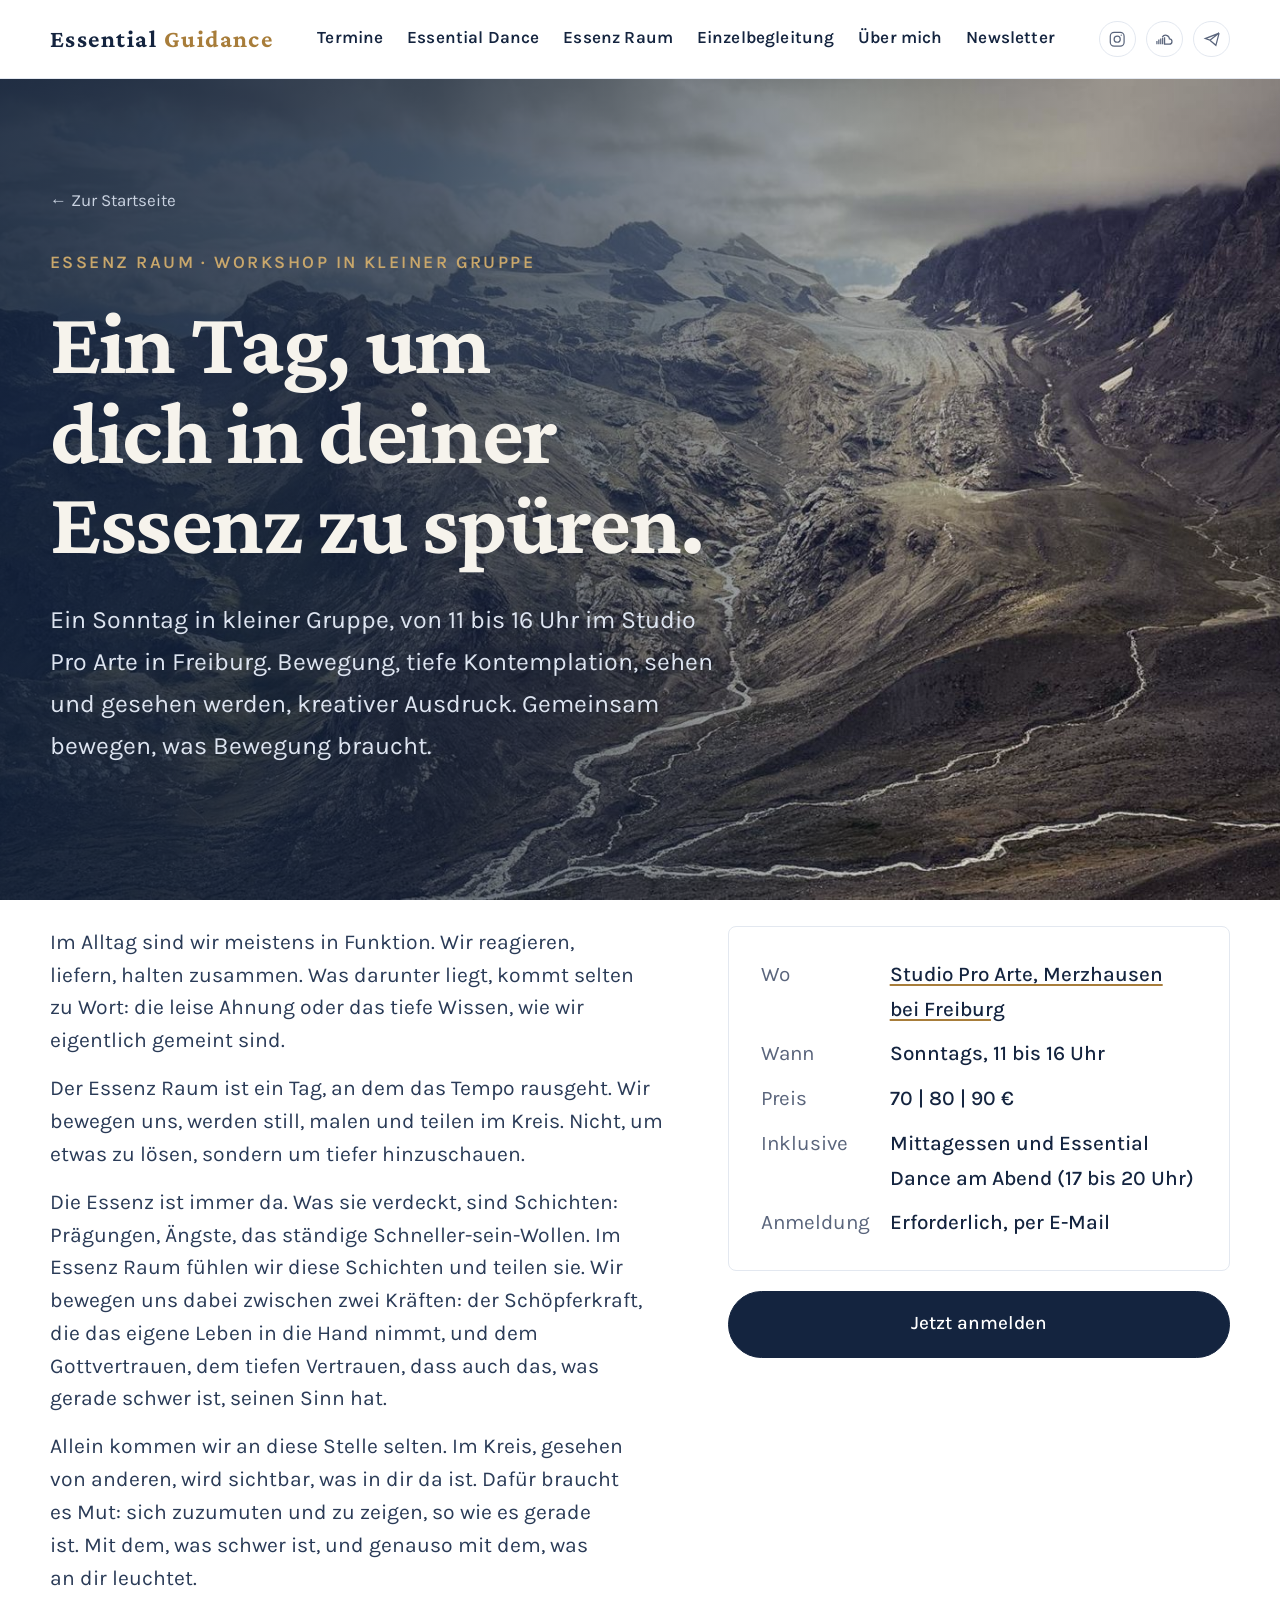
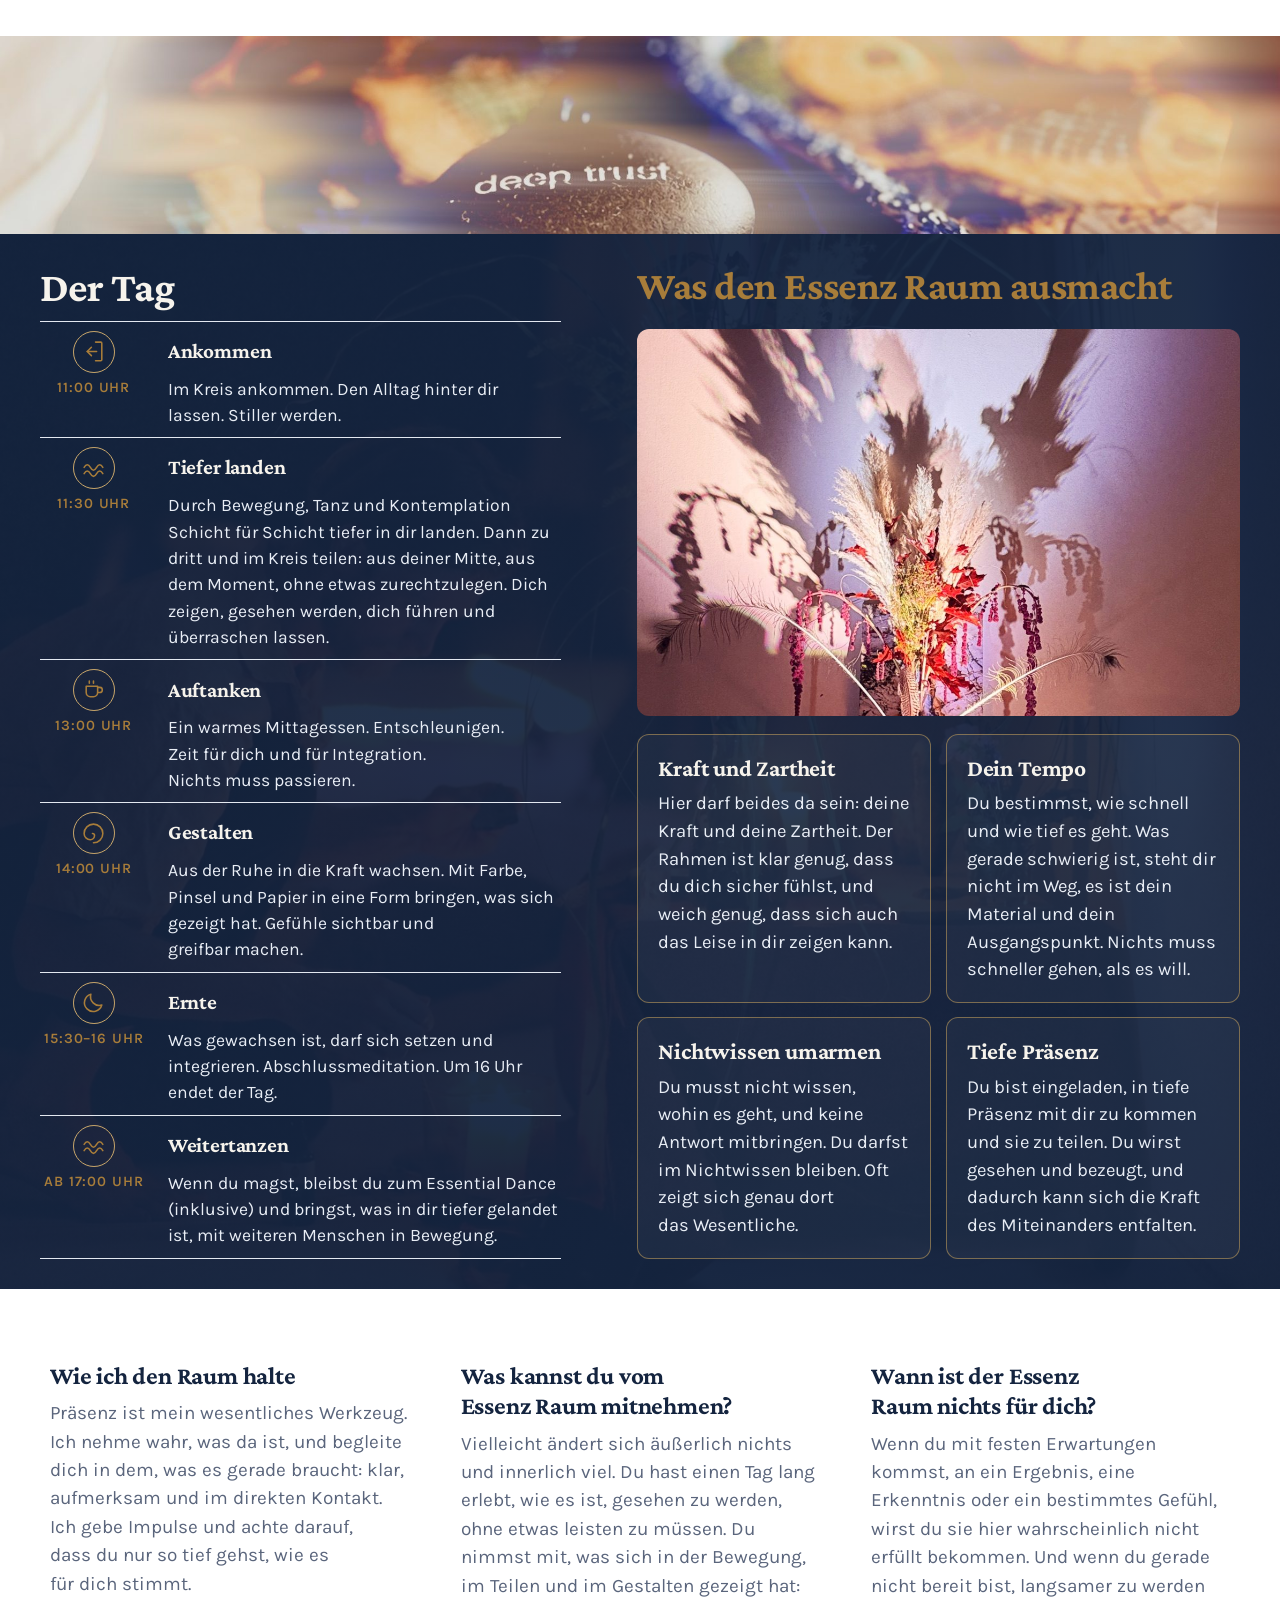
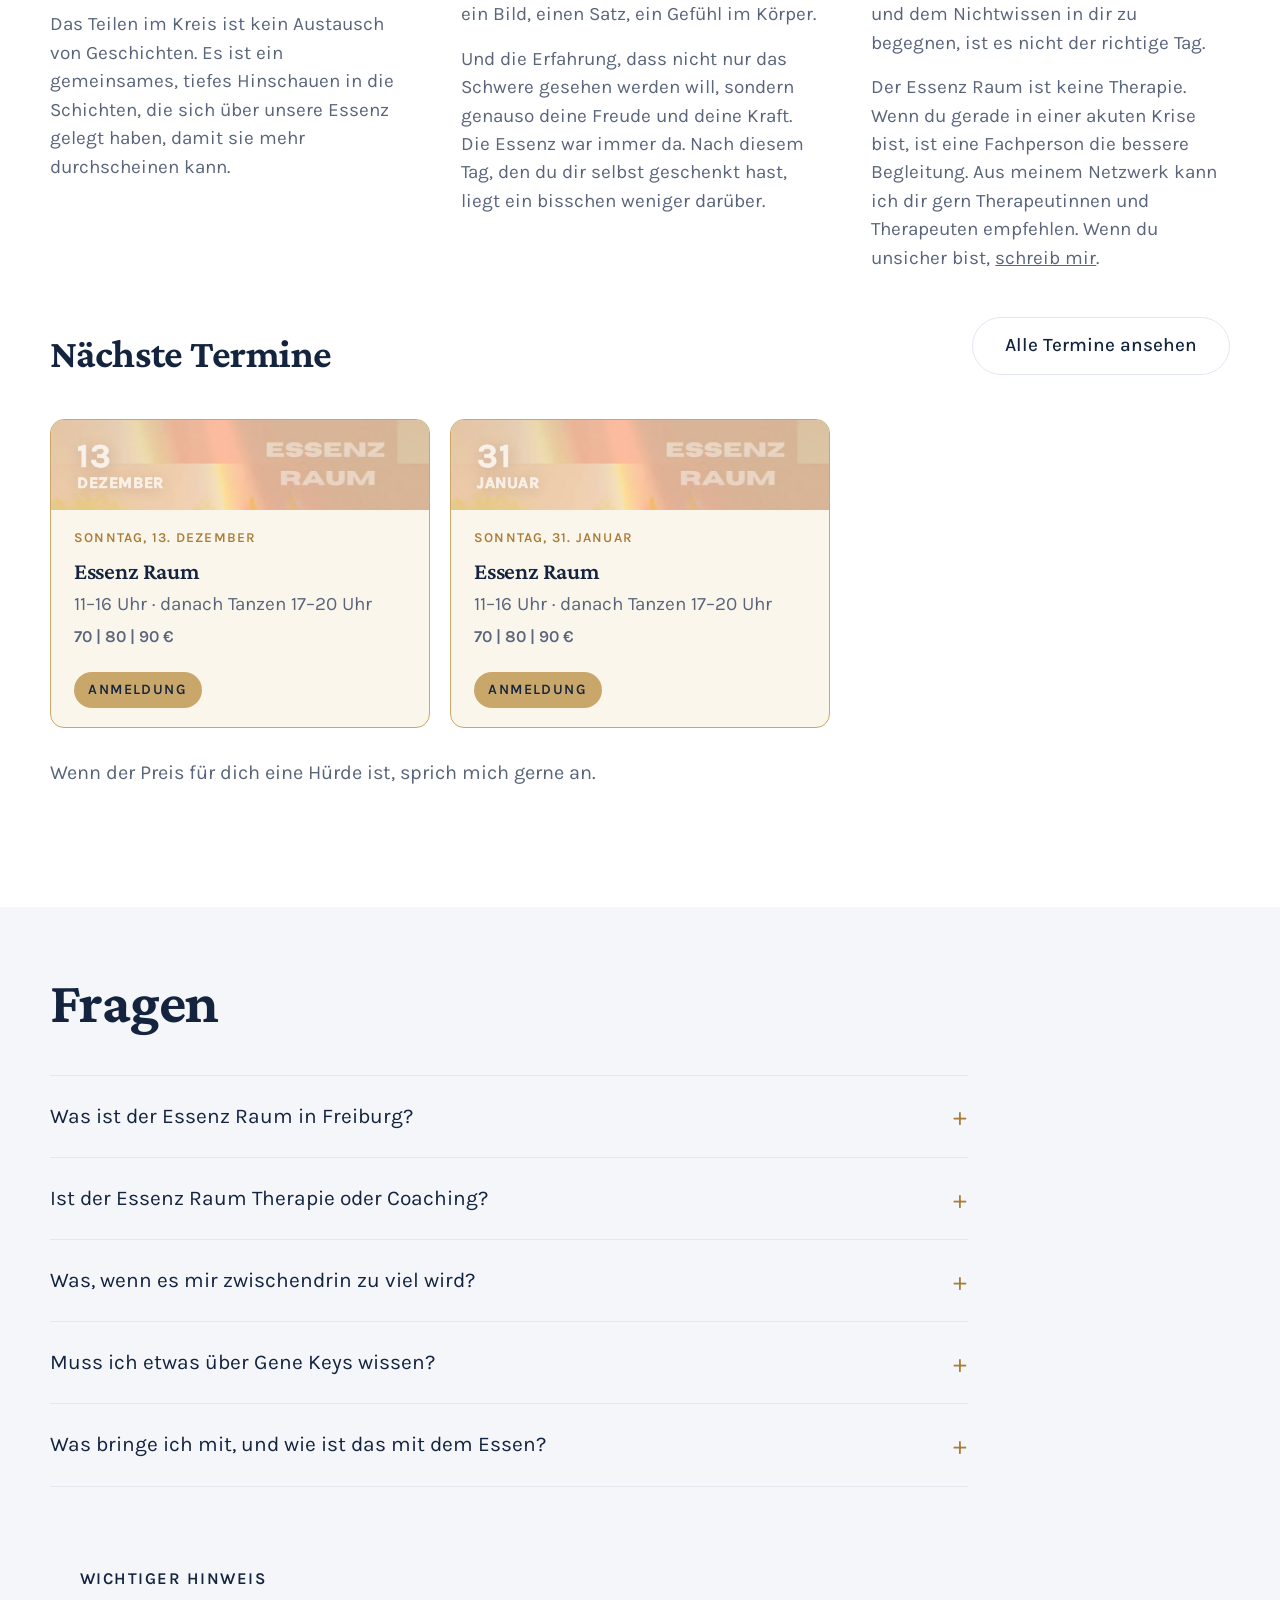
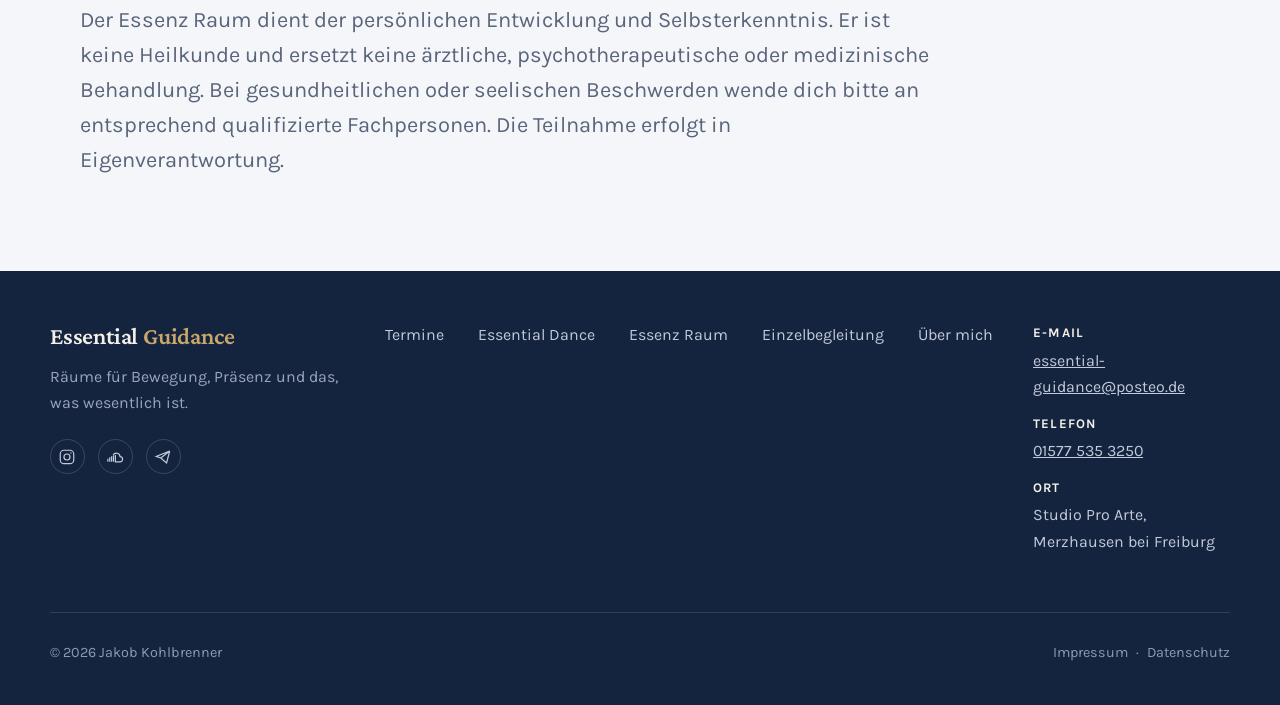
<file: essenzraum.html>
<!DOCTYPE html>
<html lang="de" data-theme="light">
<head>
<meta charset="utf-8">
<meta name="viewport" content="width=device-width, initial-scale=1">
<title>Essenz Raum Freiburg — Workshop in kleiner Gruppe | Essential Guidance</title>
<meta name="description" content="Essenz Raum in Freiburg — ein Tagesworkshop in kleiner Gruppe für Präsenz, Kontemplation und Begegnung. Sonntags 11 bis 16 Uhr im Studio Pro Arte.">

<link rel="canonical" href="https://essential-guidance.space/essenzraum.html">
<meta name="theme-color" content="#14243F">
<link rel="icon" href="favicon.svg" type="image/svg+xml">
<link rel="apple-touch-icon" href="apple-touch-icon.png">
<meta property="og:type" content="website">
<meta property="og:locale" content="de_DE">
<meta property="og:site_name" content="Essential Guidance">
<meta property="og:title" content="Essenz Raum Freiburg — Workshop in kleiner Gruppe | Essential Guidance">
<meta property="og:description" content="Essenz Raum in Freiburg — ein Tagesworkshop in kleiner Gruppe für Präsenz, Kontemplation und Begegnung. Sonntags 11 bis 16 Uhr im Studio Pro Arte.">
<meta property="og:url" content="https://essential-guidance.space/essenzraum.html">
<meta property="og:image" content="https://essential-guidance.space/images/img-7b661ae95a6b.jpg">
<meta name="twitter:card" content="summary_large_image">
<link rel="preconnect" href="https://fonts.bunny.net">
<link href="https://fonts.bunny.net/css?family=Crimson+Pro:400,500,600,700&display=swap" rel="stylesheet">
<link href="https://fonts.bunny.net/css?family=Karla:300,400,500,600&display=swap" rel="stylesheet">
<link href="https://fonts.bunny.net/css?family=Syncopate:700&display=swap" rel="stylesheet">
<link rel="stylesheet" href="styles.css?v=20261009k">
<script type="application/ld+json">{"@context": "https://schema.org", "@type": "FAQPage", "mainEntity": [{"@type": "Question", "name": "Was ist der Essenz Raum in Freiburg?", "acceptedAnswer": {"@type": "Answer", "text": "Ein Tag in kleiner Gruppe im Studio Pro Arte in Freiburg, sonntags von 11 bis 16 Uhr. Bewegung, Kontemplation, Teilen und kreativer Ausdruck geben Raum für Selbsterfahrung, Begegnung und Stille. Wer möchte, bleibt danach zum Tanzen (17–20 Uhr)."}}, {"@type": "Question", "name": "Ist der Essenz Raum Therapie oder Coaching?", "acceptedAnswer": {"@type": "Answer", "text": "Weder noch. Es gibt keine Diagnose, keine Behandlung und keine Zielvorgaben. Ich halte den Raum, und du bestimmst, wie viel du zeigst. Wenn du eine Behandlung brauchst, ist eine Fachperson die bessere Adresse. Aus meinem Netzwerk kann ich dir gern Therapeutinnen und Therapeuten empfehlen."}}, {"@type": "Question", "name": "Was, wenn es mir zwischendrin zu viel wird?", "acceptedAnswer": {"@type": "Answer", "text": "Dann nimmst du dir, was du brauchst: dich hinlegen, rausgehen, still sein. Du musst dich nicht abmelden und nichts erklären."}}, {"@type": "Question", "name": "Muss ich etwas über Gene Keys wissen?", "acceptedAnswer": {"@type": "Answer", "text": "Nein. Wer mag, bekommt einen Impuls aus dem eigenen Profil. Der Tag trägt auch ganz ohne."}}, {"@type": "Question", "name": "Was bringe ich mit, und wie ist das mit dem Essen?", "acceptedAnswer": {"@type": "Answer", "text": "Bequeme Kleidung, warme Socken und etwas zum Sitzen oder Liegen. Für das Mittagessen ist gesorgt."}}]}</script>
<script type="application/ld+json" id="events-ld">{"@context": "https://schema.org", "@graph": [{"@type": "Event", "name": "Essenz Raum – Workshop in kleiner Gruppe", "description": "Ein Tag in kleiner Gruppe mit Bewegung, Kontemplation, Teilen und Malen. Mittagessen und Essential Dance am Abend inklusive. Anmeldung per E-Mail.", "startDate": "2026-10-18T11:00:00+02:00", "endDate": "2026-10-18T16:00:00+02:00", "eventStatus": "https://schema.org/EventScheduled", "eventAttendanceMode": "https://schema.org/OfflineEventAttendanceMode", "location": {"@type": "Place", "name": "Studio Pro Arte", "address": {"@type": "PostalAddress", "streetAddress": "Am Rohrgraben 4a", "postalCode": "79249", "addressLocality": "Merzhausen bei Freiburg", "addressRegion": "Baden-Württemberg", "addressCountry": "DE"}}, "image": "https://essential-guidance.space/images/img-262a22e84b99.jpg", "organizer": {"@type": "Organization", "name": "Essential Guidance", "url": "https://essential-guidance.space/"}, "performer": {"@type": "Person", "name": "Jakob Kohlbrenner", "url": "https://essential-guidance.space/ueber.html"}, "offers": [{"@type": "Offer", "price": "70", "priceCurrency": "EUR", "availability": "https://schema.org/InStock", "validFrom": "2026-10-01T00:00:00+02:00", "url": "https://essential-guidance.space/essenzraum.html"}, {"@type": "Offer", "price": "80", "priceCurrency": "EUR", "availability": "https://schema.org/InStock", "validFrom": "2026-10-01T00:00:00+02:00", "url": "https://essential-guidance.space/essenzraum.html"}, {"@type": "Offer", "price": "90", "priceCurrency": "EUR", "availability": "https://schema.org/InStock", "validFrom": "2026-10-01T00:00:00+02:00", "url": "https://essential-guidance.space/essenzraum.html"}]}, {"@type": "Event", "name": "Essenz Raum – Workshop in kleiner Gruppe", "description": "Ein Tag in kleiner Gruppe mit Bewegung, Kontemplation, Teilen und Malen. Mittagessen und Essential Dance am Abend inklusive. Anmeldung per E-Mail.", "startDate": "2026-11-15T11:00:00+01:00", "endDate": "2026-11-15T16:00:00+01:00", "eventStatus": "https://schema.org/EventScheduled", "eventAttendanceMode": "https://schema.org/OfflineEventAttendanceMode", "location": {"@type": "Place", "name": "Studio Pro Arte", "address": {"@type": "PostalAddress", "streetAddress": "Am Rohrgraben 4a", "postalCode": "79249", "addressLocality": "Merzhausen bei Freiburg", "addressRegion": "Baden-Württemberg", "addressCountry": "DE"}}, "image": "https://essential-guidance.space/images/img-262a22e84b99.jpg", "organizer": {"@type": "Organization", "name": "Essential Guidance", "url": "https://essential-guidance.space/"}, "performer": {"@type": "Person", "name": "Jakob Kohlbrenner", "url": "https://essential-guidance.space/ueber.html"}, "offers": [{"@type": "Offer", "price": "70", "priceCurrency": "EUR", "availability": "https://schema.org/InStock", "validFrom": "2026-10-01T00:00:00+02:00", "url": "https://essential-guidance.space/essenzraum.html"}, {"@type": "Offer", "price": "80", "priceCurrency": "EUR", "availability": "https://schema.org/InStock", "validFrom": "2026-10-01T00:00:00+02:00", "url": "https://essential-guidance.space/essenzraum.html"}, {"@type": "Offer", "price": "90", "priceCurrency": "EUR", "availability": "https://schema.org/InStock", "validFrom": "2026-10-01T00:00:00+02:00", "url": "https://essential-guidance.space/essenzraum.html"}]}, {"@type": "Event", "name": "Essenz Raum – Workshop in kleiner Gruppe", "description": "Ein Tag in kleiner Gruppe mit Bewegung, Kontemplation, Teilen und Malen. Mittagessen und Essential Dance am Abend inklusive. Anmeldung per E-Mail.", "startDate": "2026-12-13T11:00:00+01:00", "endDate": "2026-12-13T16:00:00+01:00", "eventStatus": "https://schema.org/EventScheduled", "eventAttendanceMode": "https://schema.org/OfflineEventAttendanceMode", "location": {"@type": "Place", "name": "Studio Pro Arte", "address": {"@type": "PostalAddress", "streetAddress": "Am Rohrgraben 4a", "postalCode": "79249", "addressLocality": "Merzhausen bei Freiburg", "addressRegion": "Baden-Württemberg", "addressCountry": "DE"}}, "image": "https://essential-guidance.space/images/img-262a22e84b99.jpg", "organizer": {"@type": "Organization", "name": "Essential Guidance", "url": "https://essential-guidance.space/"}, "performer": {"@type": "Person", "name": "Jakob Kohlbrenner", "url": "https://essential-guidance.space/ueber.html"}, "offers": [{"@type": "Offer", "price": "70", "priceCurrency": "EUR", "availability": "https://schema.org/InStock", "validFrom": "2026-10-01T00:00:00+02:00", "url": "https://essential-guidance.space/essenzraum.html"}, {"@type": "Offer", "price": "80", "priceCurrency": "EUR", "availability": "https://schema.org/InStock", "validFrom": "2026-10-01T00:00:00+02:00", "url": "https://essential-guidance.space/essenzraum.html"}, {"@type": "Offer", "price": "90", "priceCurrency": "EUR", "availability": "https://schema.org/InStock", "validFrom": "2026-10-01T00:00:00+02:00", "url": "https://essential-guidance.space/essenzraum.html"}]}, {"@type": "Event", "name": "Essenz Raum – Workshop in kleiner Gruppe", "description": "Ein Tag in kleiner Gruppe mit Bewegung, Kontemplation, Teilen und Malen. Mittagessen und Essential Dance am Abend inklusive. Anmeldung per E-Mail.", "startDate": "2027-01-31T11:00:00+01:00", "endDate": "2027-01-31T16:00:00+01:00", "eventStatus": "https://schema.org/EventScheduled", "eventAttendanceMode": "https://schema.org/OfflineEventAttendanceMode", "location": {"@type": "Place", "name": "Studio Pro Arte", "address": {"@type": "PostalAddress", "streetAddress": "Am Rohrgraben 4a", "postalCode": "79249", "addressLocality": "Merzhausen bei Freiburg", "addressRegion": "Baden-Württemberg", "addressCountry": "DE"}}, "image": "https://essential-guidance.space/images/img-262a22e84b99.jpg", "organizer": {"@type": "Organization", "name": "Essential Guidance", "url": "https://essential-guidance.space/"}, "performer": {"@type": "Person", "name": "Jakob Kohlbrenner", "url": "https://essential-guidance.space/ueber.html"}, "offers": [{"@type": "Offer", "price": "70", "priceCurrency": "EUR", "availability": "https://schema.org/InStock", "validFrom": "2026-10-01T00:00:00+02:00", "url": "https://essential-guidance.space/essenzraum.html"}, {"@type": "Offer", "price": "80", "priceCurrency": "EUR", "availability": "https://schema.org/InStock", "validFrom": "2026-10-01T00:00:00+02:00", "url": "https://essential-guidance.space/essenzraum.html"}, {"@type": "Offer", "price": "90", "priceCurrency": "EUR", "availability": "https://schema.org/InStock", "validFrom": "2026-10-01T00:00:00+02:00", "url": "https://essential-guidance.space/essenzraum.html"}]}]}</script>
</head>
<body>

<div id="prog"></div>
<header class="top">
  <div class="wrap">
    <a class="mark" href="index.html">Essential <span>Guidance</span></a>
    <nav id="mainnav">
      <a href="termine.html">Termine</a>
      <a href="essential-dance.html">Essential Dance</a>
      <a href="essenzraum.html">Essenz Raum</a>
      <a href="einzelbegleitung.html">Einzelbegleitung</a>
      <a href="ueber.html">Über mich</a>
      <a href="index.html#kontakt">Newsletter</a>
    </nav>
    <div class="header-right">
      <div class="social-row">
        <a href="https://www.instagram.com/jakobkohlbrenner/" target="_blank" rel="noopener" aria-label="Instagram"><svg viewBox="0 0 24 24"><rect x="3" y="3" width="18" height="18" rx="5"/><circle cx="12" cy="12" r="4"/><circle cx="17.3" cy="6.7" r=".9" fill="currentColor" stroke="none"/></svg></a>
        <a href="https://soundcloud.com/koojaa" target="_blank" rel="noopener" aria-label="SoundCloud"><svg viewBox="0 0 24 24"><path d="M2.5 14.5v4M5 12.5v6M7.5 11v7.5M10 10v8.5M12.5 9.5v9h6a3.5 3.5 0 0 0 .3-7 5 5 0 0 0-9.3-2.2"/></svg></a>
        <a href="https://t.me/essentialdancee" target="_blank" rel="noopener" aria-label="Telegram"><svg viewBox="0 0 24 24"><path d="M21 4L3 11.2l6 2.1M21 4l-4.2 16L9 13.3M21 4L9 13.3"/></svg></a>
      </div>
      <button class="menu-toggle" aria-label="Menü öffnen" aria-controls="mainnav"><span></span></button>
    </div>
  </div>
</header>

<section class="hero hero-sub hero-voll">
  <div class="hero-media">
    <img data-img="ez-i0" class="hero-img" src="images/img-311ced4de200.jpg" alt="Bergtal — Weite als Sinnbild für den Essenz Raum">
  </div>
  <div class="hero-gradient"></div>
  <div class="wrap hero-content">
    <a class="backlink" href="index.html">← Zur Startseite</a>
    <span data-e="ez-43" class="eyebrow">Essenz Raum<span class="nur-gross"> · Workshop in kleiner Gruppe</span></span>
    <h1 data-e="ez-0" class="measure">Ein Tag, um dich in deiner Essenz zu sp&uuml;ren.</h1>
    <p data-e="ez-1" class="lead">Ein Sonntag in kleiner Gruppe, von 11 bis 16 Uhr im Studio Pro Arte in Freiburg. Bewegung, tiefe Kontemplation, sehen und gesehen werden, kreativer Ausdruck. Gemeinsam bewegen, was Bewegung braucht.</p>
  </div>
</section>

<div class="hero-spacer"></div>

<div class="ez-intro-block">
<section class="ez-intro">
  <div class="wrap deepgrid">
    <div class="tight">
      <p data-e="ez-2">Im Alltag sind wir meistens in Funktion. Wir reagieren, liefern, halten zusammen. Was darunter liegt, kommt selten zu Wort: die leise Ahnung oder das tiefe Wissen, wie wir eigentlich gemeint sind.</p>
      <p data-e="ez-3">Der Essenz Raum ist ein Tag, an dem das Tempo rausgeht. Wir bewegen uns, werden still, malen und teilen im Kreis. Nicht, um etwas zu lösen, sondern um tiefer hinzuschauen.</p>
      <p data-e="ez-4">Die Essenz ist immer da. Was sie verdeckt, sind Schichten: Prägungen, Ängste, das ständige Schneller-sein-Wollen. Im Essenz Raum fühlen wir diese Schichten und teilen sie. Wir bewegen uns dabei zwischen zwei Kräften: der Schöpferkraft, die das eigene Leben in die Hand nimmt, und dem Gottvertrauen, dem tiefen Vertrauen, dass auch das, was gerade schwer ist, seinen Sinn hat.</p>
      <p data-e="ez-4b">Allein kommen wir an diese Stelle selten. Im Kreis, gesehen von anderen, wird sichtbar, was in dir da ist. Dafür braucht es Mut: sich zuzumuten und zu zeigen, so wie es gerade ist. Mit dem, was schwer ist, und genauso mit dem, was an dir leuchtet.</p>
    </div>
    <div class="factbox-wrap">
      <div class="factbox">
      <dl>
        <dt data-e="ez-6">Wo</dt><dd data-e="ez-7"><a class="ort-link" href="https://www.google.com/maps/search/?api=1&amp;query=Studio+Pro+Arte+Am+Rohrgraben+4a+79249+Merzhausen" target="_blank" rel="noopener">Studio Pro Arte, Merzhausen bei Freiburg</a></dd>
        <dt data-e="ez-8">Wann</dt><dd data-e="ez-9">Sonntags, 11 bis 16 Uhr</dd>
        <dt data-e="ez-12">Preis</dt><dd data-e="ez-52">70 | 80 | 90&nbsp;&euro;</dd>
        <dt data-e="ez-10">Inklusive</dt><dd data-e="ez-11">Mittagessen und Essential Dance am Abend (17 bis 20 Uhr)</dd>
        <dt data-e="ez-13">Anmeldung</dt><dd data-e="ez-14">Erforderlich, per E-Mail</dd>
      </dl>
      </div>
      <a data-e="ez-106" class="btn" href="mailto:essential-guidance@posteo.de?subject=Anmeldung%20Essenz%20Raum&amp;body=Hallo%20Jakob%2C%0A%0Aich%20m%C3%B6chte%20mich%20gerne%20f%C3%BCr%20den%20Essenz%20Raum%20am%20%28Datum%29%20anmelden.%0A%0AHerzliche%20Gr%C3%BC%C3%9Fe%0A%28Name%29">Jetzt anmelden</a>
    </div>
  </div>
</section>

<img loading="lazy" decoding="async" data-img="ez-i6" class="imgband" style="object-position:center 45%" src="images/ez-banner-trust.jpg" alt="Stein mit der Aufschrift deep trust auf einer gemalten Fl&auml;che">
</div>

<section class="deep bgsect" id="ez-tag">
  <img loading="lazy" decoding="async" class="sect-bg" src="images/img-9cb999e071df.jpg" alt="">
  <div class="sect-tint"></div>
  <div class="wrap deepgrid ez-ablauf">
    <div>
      <h2 data-e="ez-15">Der Tag</h2>
      <div class="steps">
        <div class="step"><div class="num"><svg viewBox="0 0 24 24"><path d="M14 3h5a1 1 0 0 1 1 1v16a1 1 0 0 1-1 1h-5"/><path d="M10 8l-4 4 4 4"/><path d="M6 12h9"/></svg></div>
          <div><span data-e="ez-t1" class="time">11:00 UHR</span><h3 data-e="ez-h1">Ankommen</h3><p data-e="ez-p1">Im Kreis ankommen. Den Alltag hinter dir lassen. Stiller werden.</p></div></div>
        <div class="step"><div class="num"><svg viewBox="0 0 24 24"><path d="M3 11c2-3.5 4-3.5 6 0s4 3.5 6 0 4-3.5 6 0"/><path d="M3 17c2-3.5 4-3.5 6 0s4 3.5 6 0 4-3.5 6 0"/></svg></div>
          <div><span data-e="ez-t2" class="time">11:30 UHR</span><h3 data-e="ez-h2">Tiefer landen</h3><p data-e="ez-p2">Durch Bewegung, Tanz und Kontemplation Schicht für Schicht tiefer in dir landen. Dann zu dritt und im Kreis teilen: aus deiner Mitte, aus dem Moment, ohne etwas zurechtzulegen. Dich zeigen, gesehen werden, dich führen und überraschen lassen.</p></div></div>
        <div class="step"><div class="num"><svg viewBox="0 0 24 24"><path d="M5 8h11v6a4 4 0 0 1-4 4H9a4 4 0 0 1-4-4z"/><path d="M16 9h2a2.5 2.5 0 0 1 0 5h-2"/><path d="M8 3v2M12 3v2"/></svg></div>
          <div><span data-e="ez-t3" class="time">13:00 UHR</span><h3 data-e="ez-h3">Auftanken</h3><p data-e="ez-p3">Ein warmes Mittagessen. Entschleunigen. Zeit für dich und für Integration. Nichts muss passieren.</p></div></div>
        <div class="step"><div class="num"><svg viewBox="0 0 24 24"><path d="M12 21a9 9 0 1 0-9-9 6 6 0 0 0 6 6 4 4 0 0 0 4-4 2 2 0 0 0-2-2"/></svg></div>
          <div><span data-e="ez-t4" class="time">14:00 UHR</span><h3 data-e="ez-h4">Gestalten</h3><p data-e="ez-p4">Aus der Ruhe in die Kraft wachsen. Mit Farbe, Pinsel und Papier in eine Form bringen, was sich gezeigt hat. Gefühle sichtbar und greifbar machen.</p></div></div>
        <div class="step"><div class="num"><svg viewBox="0 0 24 24"><path d="M20 14.5A8.5 8.5 0 0 1 9.5 4a8.5 8.5 0 1 0 10.5 10.5z"/></svg></div>
          <div><span data-e="ez-t5" class="time">15:30–16 UHR</span><h3 data-e="ez-h5">Ernte</h3><p data-e="ez-p5">Was gewachsen ist, darf sich setzen und integrieren. Abschlussmeditation. Um 16 Uhr endet der Tag.</p></div></div>
        <div class="step"><div class="num"><svg viewBox="0 0 24 24"><path d="M3 11c2-3.5 4-3.5 6 0s4 3.5 6 0 4-3.5 6 0"/><path d="M3 17c2-3.5 4-3.5 6 0s4 3.5 6 0 4-3.5 6 0"/></svg></div>
          <div><span data-e="ez-t6" class="time">AB 17:00 UHR</span><h3 data-e="ez-h6">Weitertanzen</h3><p data-e="ez-p6">Wenn du magst, bleibst du zum Essential Dance (inklusive) und bringst, was in dir tiefer gelandet ist, mit weiteren Menschen in Bewegung.</p></div></div>
      </div>
    </div>
  </div>
  <div class="wrap arbeit-grid" id="ez-ausmacht">
    <div class="arbeit-intro">
      <h2 data-e="ez-a1" style="color:var(--gold)">Was den Essenz Raum ausmacht</h2>
      <img loading="lazy" decoding="async" data-img="ez-ia1" class="arbeit-bild" src="images/ueber-altar.jpg" alt="Altar mit Pampasgras, Blumen und Kerze, Schattenspiel an der Wand">
    </div>
    <div class="arbeit-cards">
      <div class="karte"><h3 data-e="ez-a3">Kraft und Zartheit</h3><p data-e="ez-a4">Hier darf beides da sein: deine Kraft und deine Zartheit. Der Rahmen ist klar genug, dass du dich sicher fühlst, und weich genug, dass sich auch das Leise in dir zeigen kann.</p></div>
      <div class="karte"><h3 data-e="ez-a5">Dein Tempo</h3><p data-e="ez-a6">Du bestimmst, wie schnell und wie tief es geht. Was gerade schwierig ist, steht dir nicht im Weg, es ist dein Material und dein Ausgangspunkt. Nichts muss schneller gehen, als es will.</p></div>
      <div class="karte"><h3 data-e="ez-a9">Nichtwissen umarmen</h3><p data-e="ez-a10">Du musst nicht wissen, wohin es geht, und keine Antwort mitbringen. Du darfst im Nichtwissen bleiben. Oft zeigt sich genau dort das Wesentliche.</p></div>
      <div class="karte"><h3 data-e="ez-a7">Tiefe Präsenz</h3><p data-e="ez-a8">Du bist eingeladen, in tiefe Präsenz mit dir zu kommen und sie zu teilen. Du wirst gesehen und bezeugt, und dadurch kann sich die Kraft des Miteinanders entfalten.</p></div>
    </div>
  </div>
</section>

<div class="ez-pair">
<section class="ez-trio">
  <div class="wrap">
    <div class="trio">
      <div><h3 data-e="ez-h-t">Wie ich den Raum halte</h3><p data-e="ez-h-1">Präsenz ist mein wesentliches Werkzeug. Ich nehme wahr, was da ist, und begleite dich in dem, was es gerade braucht: klar, aufmerksam und im direkten Kontakt. Ich gebe Impulse und achte darauf, dass du nur so tief gehst, wie es für dich stimmt.</p>
        <p data-e="ez-h-2">Das Teilen im Kreis ist kein Austausch von Geschichten. Es ist ein gemeinsames, tiefes Hinschauen in die Schichten, die sich über unsere Essenz gelegt haben, damit sie mehr durchscheinen kann.</p></div>
      <div><h3 data-e="ez-m1">Was kannst du vom Essenz Raum mitnehmen?</h3><p data-e="ez-m2">Vielleicht ändert sich äußerlich nichts und innerlich viel. Du hast einen Tag lang erlebt, wie es ist, gesehen zu werden, ohne etwas leisten zu müssen. Du nimmst mit, was sich in der Bewegung, im Teilen und im Gestalten gezeigt hat: ein Bild, einen Satz, ein Gefühl im Körper.</p><p data-e="ez-m2b" style="margin-top:.8rem">Und die Erfahrung, dass nicht nur das Schwere gesehen werden will, sondern genauso deine Freude und deine Kraft. Die Essenz war immer da. Nach diesem Tag, den du dir selbst geschenkt hast, liegt ein bisschen weniger darüber.</p></div>
      <div><h3 data-e="ez-m3">Wann ist der Essenz Raum nichts für dich?</h3><p data-e="ez-m4">Wenn du mit festen Erwartungen kommst, an ein Ergebnis, eine Erkenntnis oder ein bestimmtes Gefühl, wirst du sie hier wahrscheinlich nicht erfüllt bekommen. Und wenn du gerade nicht bereit bist, langsamer zu werden und dem Nichtwissen in dir zu begegnen, ist es nicht der richtige Tag.</p><p data-e="ez-m5" style="margin-top:.8rem">Der Essenz Raum ist keine Therapie. Wenn du gerade in einer akuten Krise bist, ist eine Fachperson die bessere Begleitung. Aus meinem Netzwerk kann ich dir gern Therapeutinnen und Therapeuten empfehlen. Wenn du unsicher bist, <a href="mailto:essential-guidance@posteo.de?subject=Frage%20zum%20Essenz%20Raum">schreib mir</a>.</p></div>
    </div>
  </div>
</section>

<section class="ez-termine">
  <div class="wrap">
    <div class="termine-head">
      <div><span class="sect-eyebrow">Kalender</span><h2 data-e="ez-54">N&auml;chste Termine</h2></div>
      <a class="btn ghost" href="termine.html">Alle Termine ansehen</a>
    </div>
    <!-- Filter zeigt nur kommende Essenz Raum-Termine (Kategorie "raum") -->
    <div class="dates" id="dates-ez" data-category="raum" data-max-count="3">
      <div class="dcard raum" data-date="2026-10-18"><div class="dcard-media"><img loading="lazy" decoding="async" class="dcard-img" src="images/img-262a22e84b99.jpg" alt="Essenz Raum in Freiburg"><span class="dcard-big"><b>18</b> <i><span class="m-voll">Oktober</span><span class="m-kurz">Okt</span></i></span></div><div class="dcard-body"><div class="dcard-date">Sonntag, 18. Oktober</div><h3>Essenz Raum</h3><p>11&ndash;16 Uhr &middot; danach Tanzen 17&ndash;20&nbsp;Uhr</p><p class="dcard-preis">70 | 80 | 90&nbsp;&euro;</p><div class="dcard-foot"><a class="dcard-flag" href="mailto:essential-guidance@posteo.de?subject=Anmeldung%20Essenz%20Raum&amp;body=Hallo%20Jakob%2C%0A%0Aich%20m%C3%B6chte%20mich%20gerne%20f%C3%BCr%20den%20Essenz%20Raum%20am%2018.%20Oktober%20anmelden.%0A%0AHerzliche%20Gr%C3%BC%C3%9Fe%0A%28Name%29">Anmeldung</a></div></div></div>
      <div class="dcard raum" data-date="2026-11-15"><div class="dcard-media"><img loading="lazy" decoding="async" class="dcard-img" src="images/img-262a22e84b99.jpg" alt="Essenz Raum in Freiburg"><span class="dcard-big"><b>15</b> <i><span class="m-voll">November</span><span class="m-kurz">Nov</span></i></span></div><div class="dcard-body"><div class="dcard-date">Sonntag, 15. November</div><h3>Essenz Raum</h3><p>11&ndash;16 Uhr &middot; danach Tanzen 17&ndash;20&nbsp;Uhr</p><p class="dcard-preis">70 | 80 | 90&nbsp;&euro;</p><div class="dcard-foot"><a class="dcard-flag" href="mailto:essential-guidance@posteo.de?subject=Anmeldung%20Essenz%20Raum&amp;body=Hallo%20Jakob%2C%0A%0Aich%20m%C3%B6chte%20mich%20gerne%20f%C3%BCr%20den%20Essenz%20Raum%20am%2015.%20November%20anmelden.%0A%0AHerzliche%20Gr%C3%BC%C3%9Fe%0A%28Name%29">Anmeldung</a></div></div></div>
      <div class="dcard raum" data-date="2026-12-13"><div class="dcard-media"><img loading="lazy" decoding="async" class="dcard-img" src="images/img-262a22e84b99.jpg" alt="Essenz Raum in Freiburg"><span class="dcard-big"><b>13</b> <i><span class="m-voll">Dezember</span><span class="m-kurz">Dez</span></i></span></div><div class="dcard-body"><div class="dcard-date">Sonntag, 13. Dezember</div><h3>Essenz Raum</h3><p>11&ndash;16 Uhr &middot; danach Tanzen 17&ndash;20&nbsp;Uhr</p><p class="dcard-preis">70 | 80 | 90&nbsp;&euro;</p><div class="dcard-foot"><a class="dcard-flag" href="mailto:essential-guidance@posteo.de?subject=Anmeldung%20Essenz%20Raum&amp;body=Hallo%20Jakob%2C%0A%0Aich%20m%C3%B6chte%20mich%20gerne%20f%C3%BCr%20den%20Essenz%20Raum%20am%2013.%20Dezember%20anmelden.%0A%0AHerzliche%20Gr%C3%BC%C3%9Fe%0A%28Name%29">Anmeldung</a></div></div></div>
      <div class="dcard raum" data-date="2027-01-31"><div class="dcard-media"><img loading="lazy" decoding="async" class="dcard-img" src="images/img-262a22e84b99.jpg" alt="Essenz Raum in Freiburg"><span class="dcard-big"><b>31</b> <i><span class="m-voll">Januar</span><span class="m-kurz">Jan</span></i></span></div><div class="dcard-body"><div class="dcard-date">Sonntag, 31. Januar</div><h3>Essenz Raum</h3><p>11&ndash;16 Uhr &middot; danach Tanzen 17&ndash;20&nbsp;Uhr</p><p class="dcard-preis">70 | 80 | 90&nbsp;&euro;</p><div class="dcard-foot"><a class="dcard-flag" href="mailto:essential-guidance@posteo.de?subject=Anmeldung%20Essenz%20Raum&amp;body=Hallo%20Jakob%2C%0A%0Aich%20m%C3%B6chte%20mich%20gerne%20f%C3%BCr%20den%20Essenz%20Raum%20am%2031.%20Januar%20anmelden.%0A%0AHerzliche%20Gr%C3%BC%C3%9Fe%0A%28Name%29">Anmeldung</a></div></div></div>
    </div>
    <p data-e="ez-107" class="termine-hinweis">Wenn der Preis für dich eine Hürde ist, sprich mich gerne an.</p>
  </div>
</section>
</div>

<section class="tint">
  <div class="wrap">
    <h2 data-e="ez-33">Fragen</h2>
    <div style="margin-top:2rem; max-width:46rem">
      <details><summary data-e="ez-f-q1">Was ist der Essenz Raum in Freiburg?</summary><p data-e="ez-f-a1">Ein Tag in kleiner Gruppe im Studio Pro Arte in Freiburg, sonntags von 11 bis 16 Uhr. Bewegung, Kontemplation, Teilen und kreativer Ausdruck geben Raum für Selbsterfahrung, Begegnung und Stille. Wer möchte, bleibt danach zum Tanzen (17–20 Uhr).</p></details>
      <details><summary data-e="ez-f-q2">Ist der Essenz Raum Therapie oder Coaching?</summary><p data-e="ez-f-a2">Weder noch. Es gibt keine Diagnose, keine Behandlung und keine Zielvorgaben. Ich halte den Raum, und du bestimmst, wie viel du zeigst. Wenn du eine Behandlung brauchst, ist eine Fachperson die bessere Adresse. Aus meinem Netzwerk kann ich dir gern Therapeutinnen und Therapeuten empfehlen.</p></details>
      <details><summary data-e="ez-f-q4">Was, wenn es mir zwischendrin zu viel wird?</summary><p data-e="ez-f-a4">Dann nimmst du dir, was du brauchst: dich hinlegen, rausgehen, still sein. Du musst dich nicht abmelden und nichts erklären.</p></details>
      <details><summary data-e="ez-f-q5">Muss ich etwas über Gene Keys wissen?</summary><p data-e="ez-f-a5">Nein. Wer mag, bekommt einen Impuls aus dem eigenen Profil. Der Tag trägt auch ganz ohne.</p></details>
      <details><summary data-e="ez-f-q6">Was bringe ich mit, und wie ist das mit dem Essen?</summary><p data-e="ez-f-a6">Bequeme Kleidung, warme Socken und etwas zum Sitzen oder Liegen. Für das Mittagessen ist gesorgt.</p></details>
    </div>
    <div class="disclaimer" style="max-width:46rem; margin-top:2.6rem">
      <b>Wichtiger Hinweis</b>
      Der Essenz Raum dient der pers&ouml;nlichen Entwicklung und Selbsterkenntnis. Er ist keine Heilkunde und ersetzt keine &auml;rztliche, psychotherapeutische oder medizinische Behandlung. Bei gesundheitlichen oder seelischen Beschwerden wende dich bitte an entsprechend qualifizierte Fachpersonen. Die Teilnahme erfolgt in Eigenverantwortung.
    </div>
  </div>
</section>

<footer id="kontakt-footer">
  <div class="wrap">
    <div class="fgrid">
      <div>
        <h3>Essential <span style="color:var(--gold-soft)">Guidance</span></h3>
        <p style="max-width:20rem; color:#9AA5BA">Räume für Bewegung, Präsenz und das, was wesentlich ist.</p>
      <div class="foot-social" style="margin-top:1.1rem">
        <a href="https://www.instagram.com/jakobkohlbrenner/" target="_blank" rel="noopener"><svg viewBox="0 0 24 24"><rect x="3" y="3" width="18" height="18" rx="5"/><circle cx="12" cy="12" r="4"/><circle cx="17.3" cy="6.7" r=".9" fill="currentColor" stroke="none"/></svg><span class="sr-only">Instagram</span></a>
        <a href="https://soundcloud.com/koojaa" target="_blank" rel="noopener"><svg viewBox="0 0 24 24"><path d="M2.5 14.5v4M5 12.5v6M7.5 11v7.5M10 10v8.5M12.5 9.5v9h6a3.5 3.5 0 0 0 .3-7 5 5 0 0 0-9.3-2.2"/></svg><span class="sr-only">SoundCloud</span></a>
        <a href="https://t.me/essentialdancee" target="_blank" rel="noopener"><svg viewBox="0 0 24 24"><path d="M21 4L3 11.2l6 2.1M21 4l-4.2 16L9 13.3M21 4L9 13.3"/></svg><span class="sr-only">Telegram</span></a>
      </div></div>
      <nav>
        <a href="termine.html">Termine</a>
        <a href="essential-dance.html">Essential Dance</a>
        <a href="essenzraum.html">Essenz Raum</a>
        <a href="einzelbegleitung.html">Einzelbegleitung</a>
        <a href="ueber.html">Über mich</a>
      </nav>
      
      <ul class="foot-contact">
        <li><b style="display:block;color:#F3F0E9;font-size:.78rem;letter-spacing:.09em;text-transform:uppercase;margin-bottom:.15rem">E-Mail</b><a href="mailto:essential-guidance@posteo.de">essential-guidance@posteo.de</a></li>
        <li><b style="display:block;color:#F3F0E9;font-size:.78rem;letter-spacing:.09em;text-transform:uppercase;margin-bottom:.15rem">Telefon</b><a href="tel:+4915775353250">01577 535 3250</a></li>
        <li><b style="display:block;color:#F3F0E9;font-size:.78rem;letter-spacing:.09em;text-transform:uppercase;margin-bottom:.15rem">Ort</b>Studio Pro Arte, Merzhausen bei Freiburg</li>
      </ul>
    </div>
    <div class="bottom-bar">
      <span>© 2026 Jakob Kohlbrenner</span>
      <span class="legal-links">
        <a class="legal-link" href="impressum.html">Impressum</a>
        <span>·</span>
        <a class="legal-link" href="datenschutz.html">Datenschutz</a>
      </span>
    </div>
  </div>
</footer>
<script src="main.js?v=20261009b" defer></script>

</body>
</html>
</file>
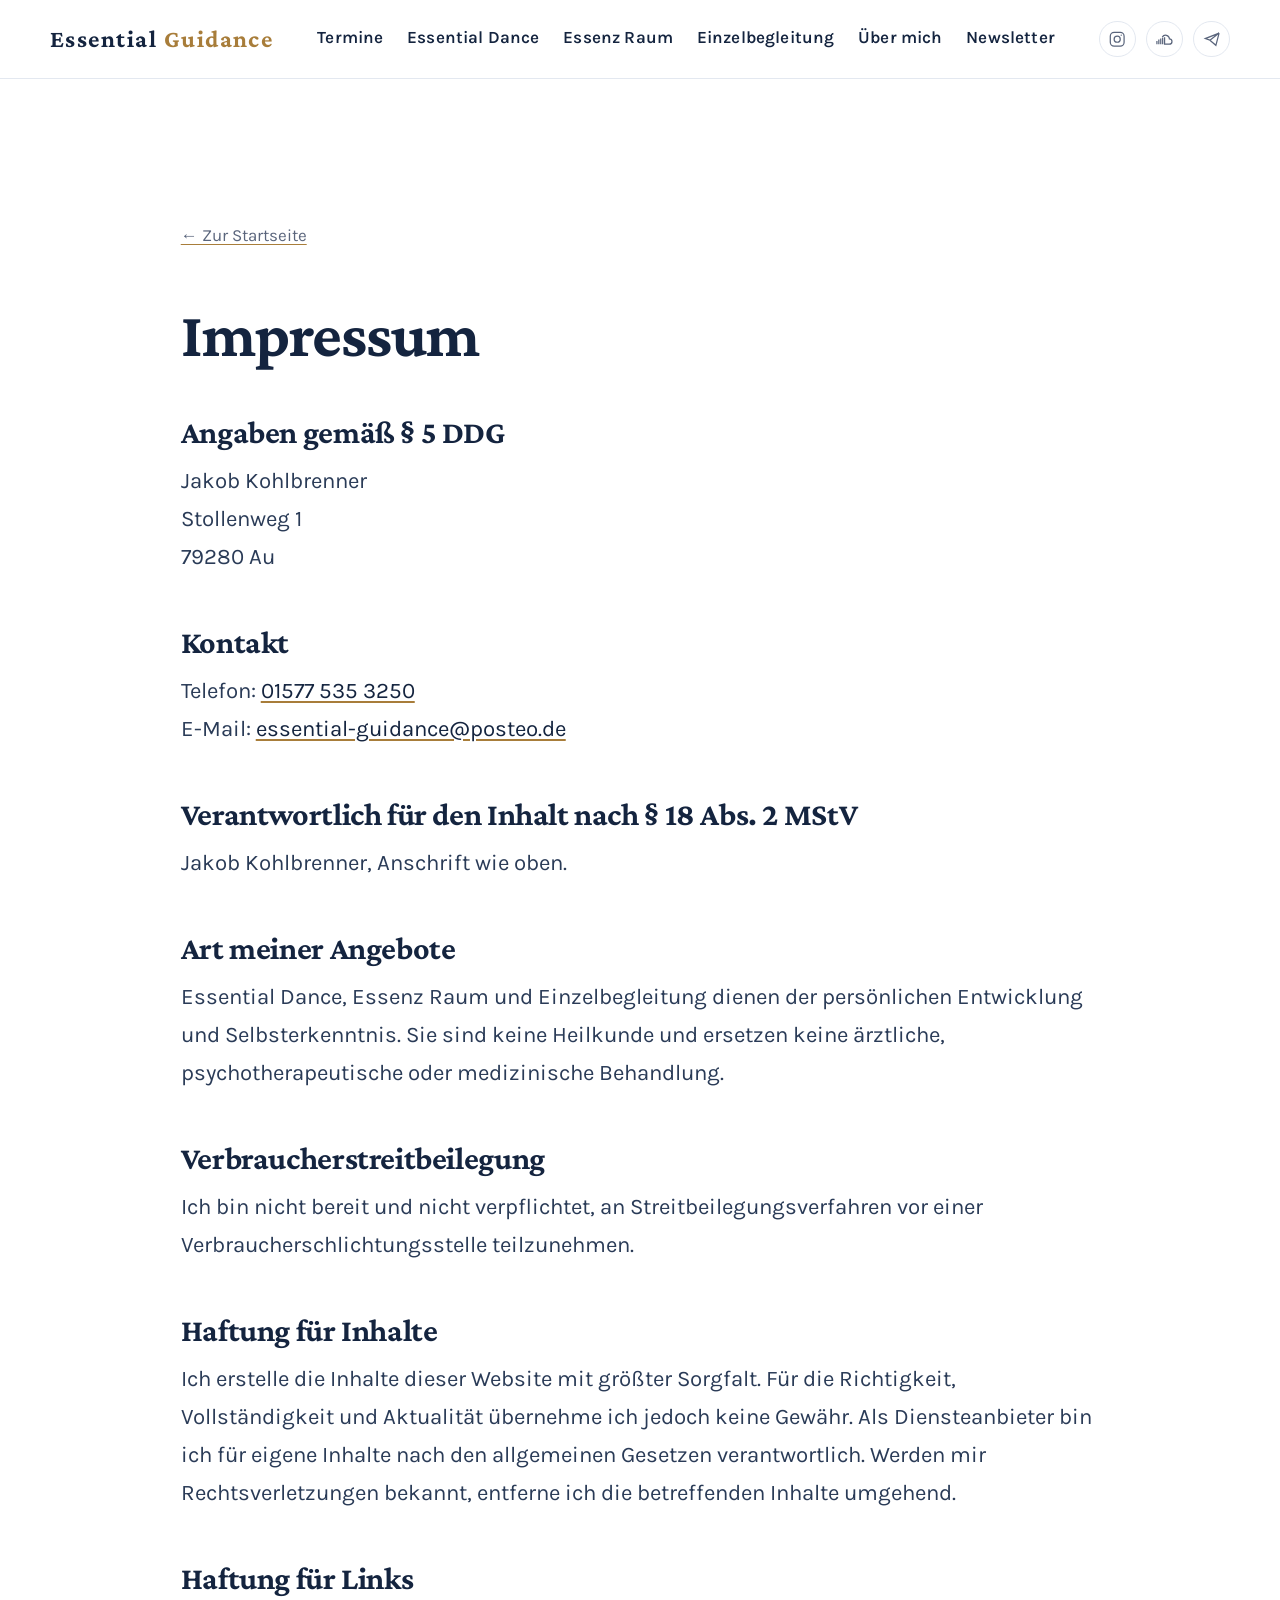
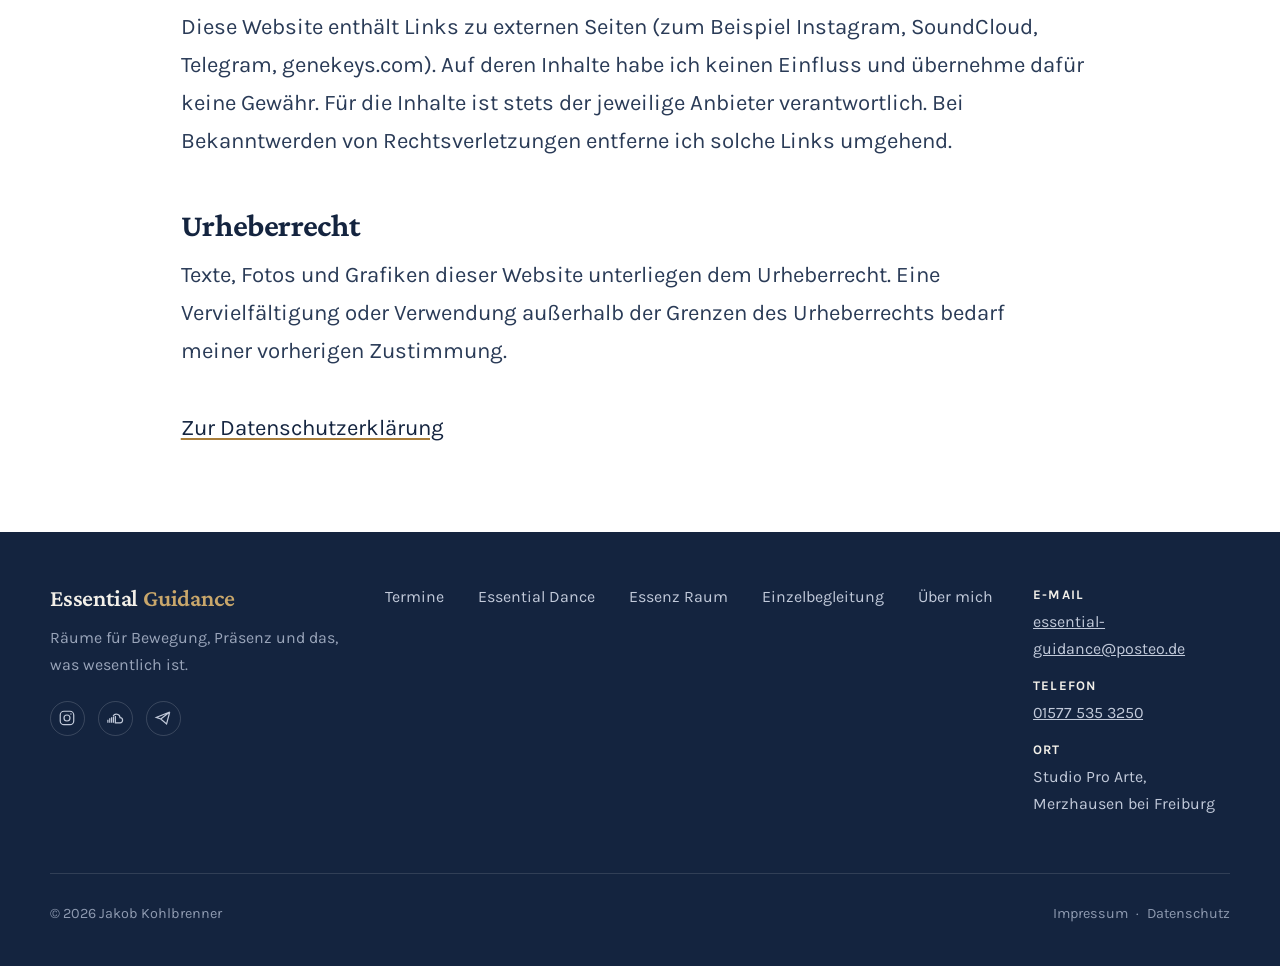
<file: impressum.html>
<!DOCTYPE html>
<html lang="de" data-theme="light">
<head>
<meta charset="utf-8">
<meta name="viewport" content="width=device-width, initial-scale=1">
<title>Impressum — Essential Guidance</title>
<meta name="description" content="Impressum von Essential Guidance, Jakob Kohlbrenner, Au bei Freiburg.">
<link rel="canonical" href="https://essential-guidance.space/impressum.html">
<meta name="theme-color" content="#14243F">
<link rel="icon" href="favicon.svg" type="image/svg+xml">
<link rel="apple-touch-icon" href="apple-touch-icon.png">
<meta property="og:type" content="website">
<meta property="og:locale" content="de_DE">
<meta property="og:site_name" content="Essential Guidance">
<meta property="og:title" content="Impressum — Essential Guidance">
<meta property="og:description" content="Impressum von Essential Guidance, Jakob Kohlbrenner, Au bei Freiburg.">
<meta property="og:url" content="https://essential-guidance.space/impressum.html">
<meta property="og:image" content="https://essential-guidance.space/images/img-7b661ae95a6b.jpg">
<meta name="twitter:card" content="summary_large_image">
<meta name="robots" content="index,follow">
<link rel="preconnect" href="https://fonts.bunny.net">
<link href="https://fonts.bunny.net/css?family=Crimson+Pro:400,500,600,700&display=swap" rel="stylesheet">
<link href="https://fonts.bunny.net/css?family=Karla:300,400,500,600&display=swap" rel="stylesheet">
<link rel="stylesheet" href="styles.css?v=20261009k">
</head>
<body>

<div id="prog"></div>
<header class="top">
  <div class="wrap">
    <a class="mark" href="index.html">Essential <span>Guidance</span></a>
    <nav id="mainnav">
      <a href="termine.html">Termine</a>
      <a href="essential-dance.html">Essential Dance</a>
      <a href="essenzraum.html">Essenz Raum</a>
      <a href="einzelbegleitung.html">Einzelbegleitung</a>
      <a href="ueber.html">Über mich</a>
      <a href="index.html#kontakt">Newsletter</a>
    </nav>
    <div class="header-right">
      <div class="social-row">
        <a href="https://www.instagram.com/jakobkohlbrenner/" target="_blank" rel="noopener" aria-label="Instagram"><svg viewBox="0 0 24 24"><rect x="3" y="3" width="18" height="18" rx="5"/><circle cx="12" cy="12" r="4"/><circle cx="17.3" cy="6.7" r=".9" fill="currentColor" stroke="none"/></svg></a>
        <a href="https://soundcloud.com/koojaa" target="_blank" rel="noopener" aria-label="SoundCloud"><svg viewBox="0 0 24 24"><path d="M2.5 14.5v4M5 12.5v6M7.5 11v7.5M10 10v8.5M12.5 9.5v9h6a3.5 3.5 0 0 0 .3-7 5 5 0 0 0-9.3-2.2"/></svg></a>
        <a href="https://t.me/essentialdancee" target="_blank" rel="noopener" aria-label="Telegram"><svg viewBox="0 0 24 24"><path d="M21 4L3 11.2l6 2.1M21 4l-4.2 16L9 13.3M21 4L9 13.3"/></svg></a>
      </div>
      <button class="menu-toggle" aria-label="Menü öffnen" aria-controls="mainnav"><span></span></button>
    </div>
  </div>
</header>

<div class="hero-spacer" style="height:clamp(3.5rem,8vw,6rem)"></div>

<section class="legal-page">
  <div class="wrap tight" style="max-width:46rem">
    <a class="backlink" href="index.html" style="color:var(--slate)">&larr; Zur Startseite</a>
    <h1 style="font-size:clamp(2.2rem,5vw,3.4rem); margin:1rem 0 1.4rem">Impressum</h1>

    <h2>Angaben gem&auml;&szlig; &sect; 5 DDG</h2>
    <p>Jakob Kohlbrenner<br>Stollenweg 1<br>79280 Au</p>

    <h2>Kontakt</h2>
    <p>Telefon: <a href="tel:+4915775353250">01577 535 3250</a><br>E-Mail: <a href="mailto:essential-guidance@posteo.de">essential-guidance@posteo.de</a></p>

    <!-- PLATZHALTER Umsatzsteuer: Kommentarzeichen entfernen, sobald Jakob die Angabe liefert.
    <h2>Umsatzsteuer</h2>
    <p>Umsatzsteuer-Identifikationsnummer gem&auml;&szlig; &sect; 27a UStG: [USt-IdNr. EINTRAGEN]</p>
    -->

    <h2>Verantwortlich f&uuml;r den Inhalt nach &sect; 18 Abs. 2 MStV</h2>
    <p>Jakob Kohlbrenner, Anschrift wie oben.</p>

    <h2>Art meiner Angebote</h2>
    <p>Essential Dance, Essenz Raum und Einzelbegleitung dienen der pers&ouml;nlichen Entwicklung und Selbsterkenntnis. Sie sind keine Heilkunde und ersetzen keine &auml;rztliche, psychotherapeutische oder medizinische Behandlung.</p>

    <h2>Verbraucher&shy;streit&shy;beilegung</h2>
    <p>Ich bin nicht bereit und nicht verpflichtet, an Streitbeilegungsverfahren vor einer Verbraucherschlichtungsstelle teilzunehmen.</p>

    <h2>Haftung f&uuml;r Inhalte</h2>
    <p>Ich erstelle die Inhalte dieser Website mit gr&ouml;&szlig;ter Sorgfalt. F&uuml;r die Richtigkeit, Vollst&auml;ndigkeit und Aktualit&auml;t &uuml;bernehme ich jedoch keine Gew&auml;hr. Als Diensteanbieter bin ich f&uuml;r eigene Inhalte nach den allgemeinen Gesetzen verantwortlich. Werden mir Rechtsverletzungen bekannt, entferne ich die betreffenden Inhalte umgehend.</p>

    <h2>Haftung f&uuml;r Links</h2>
    <p>Diese Website enth&auml;lt Links zu externen Seiten (zum Beispiel Instagram, SoundCloud, Telegram, genekeys.com). Auf deren Inhalte habe ich keinen Einfluss und &uuml;bernehme daf&uuml;r keine Gew&auml;hr. F&uuml;r die Inhalte ist stets der jeweilige Anbieter verantwortlich. Bei Bekanntwerden von Rechtsverletzungen entferne ich solche Links umgehend.</p>

    <h2>Urheberrecht</h2>
    <p>Texte, Fotos und Grafiken dieser Website unterliegen dem Urheberrecht. Eine Vervielf&auml;ltigung oder Verwendung au&szlig;erhalb der Grenzen des Urheberrechts bedarf meiner vorherigen Zustimmung.</p>

    <p style="margin-top:2rem"><a href="datenschutz.html">Zur Datenschutzerkl&auml;rung</a></p>
  </div>
</section>

<footer id="kontakt-footer">
  <div class="wrap">
    <div class="fgrid">
      <div>
        <h3>Essential <span style="color:var(--gold-soft)">Guidance</span></h3>
        <p style="max-width:20rem; color:#9AA5BA">Räume für Bewegung, Präsenz und das, was wesentlich ist.</p>
      <div class="foot-social" style="margin-top:1.1rem">
        <a href="https://www.instagram.com/jakobkohlbrenner/" target="_blank" rel="noopener"><svg viewBox="0 0 24 24"><rect x="3" y="3" width="18" height="18" rx="5"/><circle cx="12" cy="12" r="4"/><circle cx="17.3" cy="6.7" r=".9" fill="currentColor" stroke="none"/></svg><span class="sr-only">Instagram</span></a>
        <a href="https://soundcloud.com/koojaa" target="_blank" rel="noopener"><svg viewBox="0 0 24 24"><path d="M2.5 14.5v4M5 12.5v6M7.5 11v7.5M10 10v8.5M12.5 9.5v9h6a3.5 3.5 0 0 0 .3-7 5 5 0 0 0-9.3-2.2"/></svg><span class="sr-only">SoundCloud</span></a>
        <a href="https://t.me/essentialdancee" target="_blank" rel="noopener"><svg viewBox="0 0 24 24"><path d="M21 4L3 11.2l6 2.1M21 4l-4.2 16L9 13.3M21 4L9 13.3"/></svg><span class="sr-only">Telegram</span></a>
      </div></div>
      <nav>
        <a href="termine.html">Termine</a>
        <a href="essential-dance.html">Essential Dance</a>
        <a href="essenzraum.html">Essenz Raum</a>
        <a href="einzelbegleitung.html">Einzelbegleitung</a>
        <a href="ueber.html">Über mich</a>
      </nav>
      
      <ul class="foot-contact">
        <li><b style="display:block;color:#F3F0E9;font-size:.78rem;letter-spacing:.09em;text-transform:uppercase;margin-bottom:.15rem">E-Mail</b><a href="mailto:essential-guidance@posteo.de">essential-guidance@posteo.de</a></li>
        <li><b style="display:block;color:#F3F0E9;font-size:.78rem;letter-spacing:.09em;text-transform:uppercase;margin-bottom:.15rem">Telefon</b><a href="tel:+4915775353250">01577 535 3250</a></li>
        <li><b style="display:block;color:#F3F0E9;font-size:.78rem;letter-spacing:.09em;text-transform:uppercase;margin-bottom:.15rem">Ort</b>Studio Pro Arte, Merzhausen bei Freiburg</li>
      </ul>
    </div>
    <div class="bottom-bar">
      <span>© 2026 Jakob Kohlbrenner</span>
      <span class="legal-links">
        <a class="legal-link" href="impressum.html">Impressum</a>
        <span>·</span>
        <a class="legal-link" href="datenschutz.html">Datenschutz</a>
      </span>
    </div>
  </div>
</footer>
<script src="main.js?v=20261009b" defer></script>


</body>
</html>
</file>
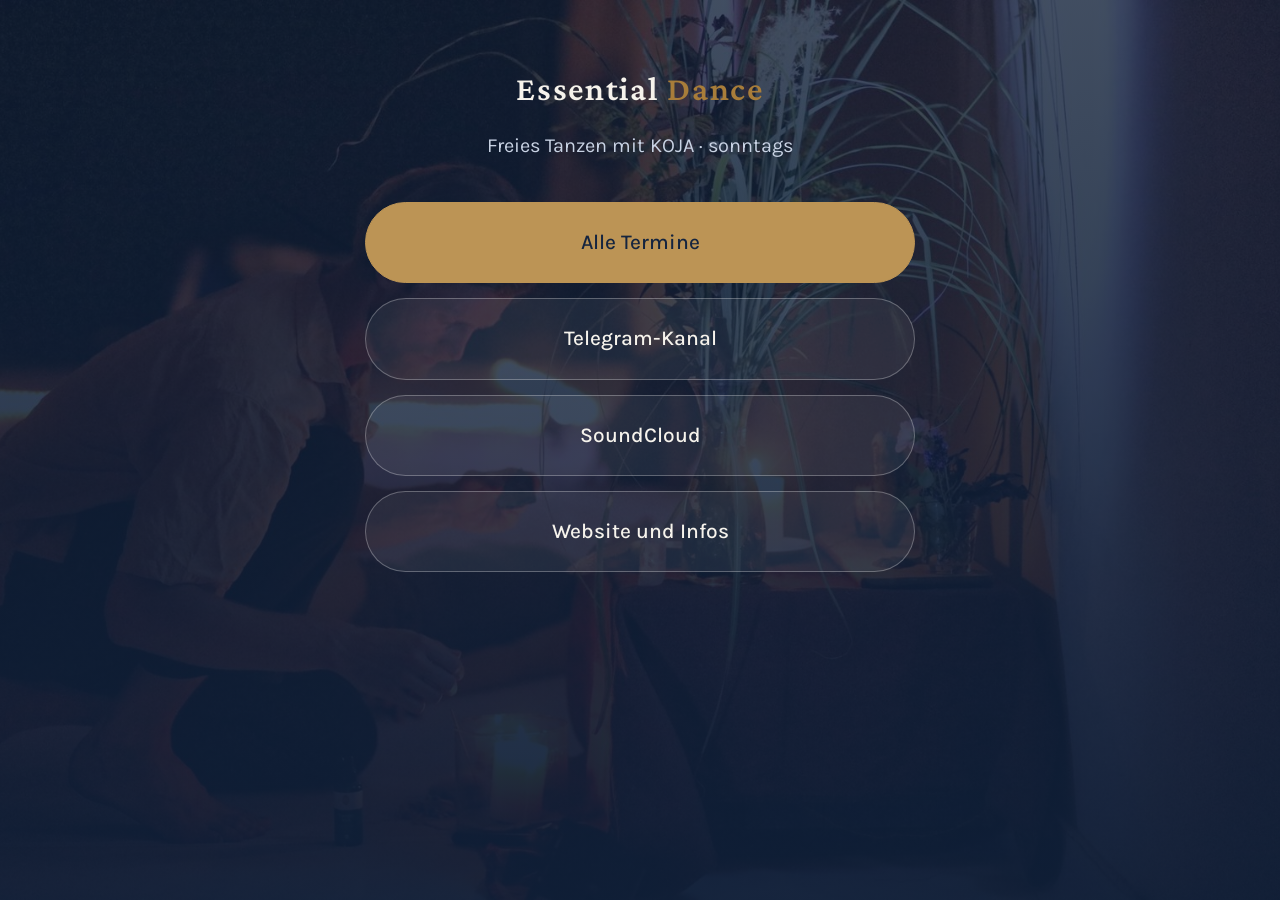
<file: links.html>
<!DOCTYPE html>
<html lang="de" data-theme="light">
<head>
<meta charset="utf-8">
<meta name="viewport" content="width=device-width, initial-scale=1">
<title>Essential Dance – Links</title>
<meta name="description" content="Essential Dance: Termine, Telegram, SoundCloud und Website.">
<meta name="robots" content="noindex">
<meta name="theme-color" content="#14243F">
<link rel="icon" href="/favicon.svg" type="image/svg+xml">
<link rel="apple-touch-icon" href="/apple-touch-icon.png">
<link rel="preconnect" href="https://fonts.bunny.net">
<link href="https://fonts.bunny.net/css?family=Crimson+Pro:400,500,600,700&display=swap" rel="stylesheet">
<link href="https://fonts.bunny.net/css?family=Karla:300,400,500,600&display=swap" rel="stylesheet">
<link rel="stylesheet" href="/styles.css?v=20261009k">
<style>
  body.linkseite{min-height:100vh; margin:0; background:var(--ink); color:#F3F0E9;
    background:linear-gradient(180deg, rgba(15,31,56,.78), rgba(15,31,56,.95)), url(/images/img-9cb999e071df.jpg) center top/cover no-repeat; background-color:var(--ink)}
  .lk{max-width:30rem; margin:0 auto; padding:3rem 1.25rem 2.5rem; text-align:center}
  .lk-mark{font-family:var(--display); font-weight:600; font-size:1.7rem; letter-spacing:.05em; color:#F6F3EC; text-decoration:none}
  .lk-mark span{color:var(--gold)}
  .lk-sub{margin:.6rem 0 2rem; color:#C9D3E4; font-size:1rem}
  .lk-list{display:flex; flex-direction:column; gap:.75rem; margin:0; padding:0; list-style:none}
  .lk-list a{display:block; padding:1.1rem 1.2rem; border-radius:999px; border:1px solid rgba(255,255,255,.28);
    background:rgba(255,255,255,.06); color:#F6F3EC; text-decoration:none; font-size:1.05rem; font-weight:500}
  .lk-list a.gold{background:#BC9455; border-color:#BC9455; color:var(--ink)}
  .lk-list a:hover,.lk-list a:focus-visible{border-color:var(--gold)}
</style>
</head>
<body class="linkseite">
<div id="prog" style="display:none"></div>
<main class="lk">
  <a class="lk-mark" href="/">Essential <span>Dance</span></a>
  <p class="lk-sub">Freies Tanzen mit KOJA · sonntags</p>
  <ul class="lk-list">
    <li><a class="gold" href="https://essential-guidance.space/termine.html">Alle Termine</a></li>
    <li><a href="https://t.me/essentialdancee">Telegram-Kanal</a></li>
    <li><a href="https://on.soundcloud.com/j4kREJS8anW1XtBiB3">SoundCloud</a></li>
    <li><a href="https://essential-guidance.space">Website und Infos</a></li>
  </ul>
</main>
<script src="/main.js?v=20261009b" defer></script>
</body>
</html>
</file>
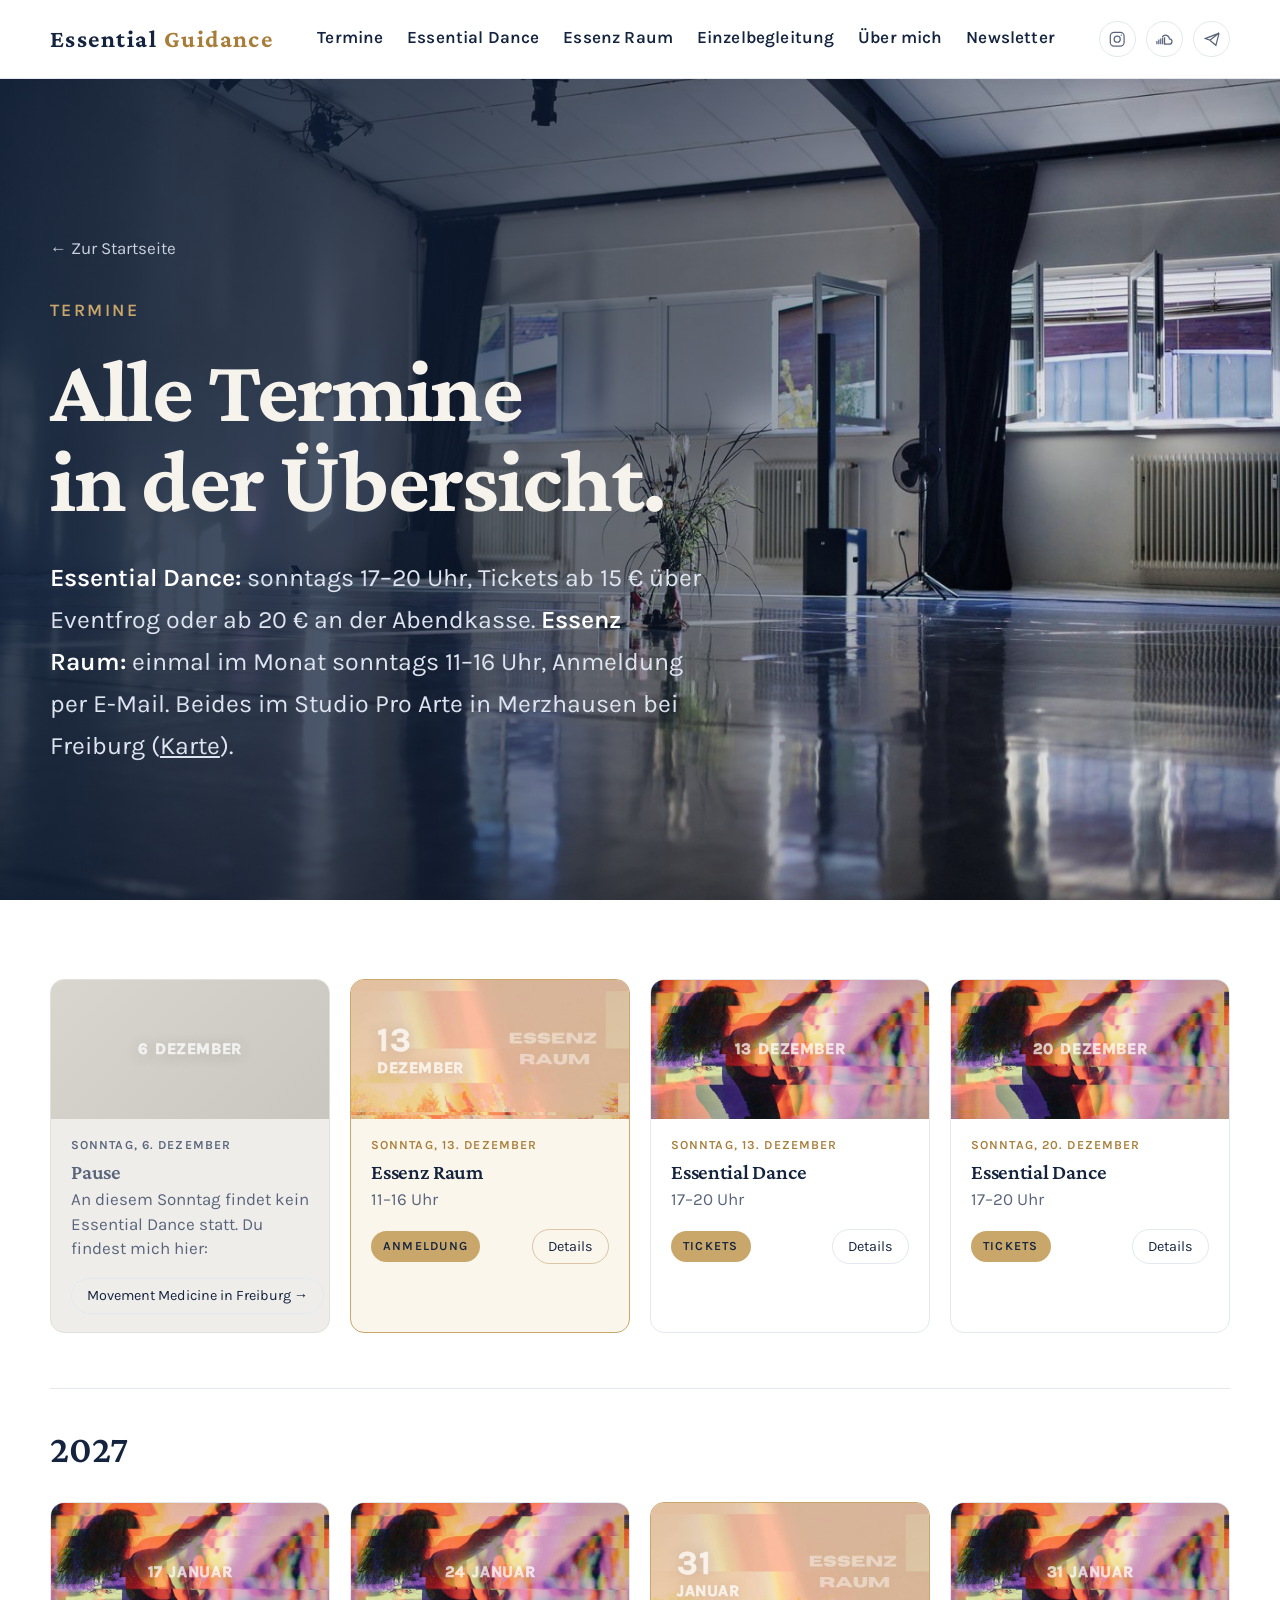
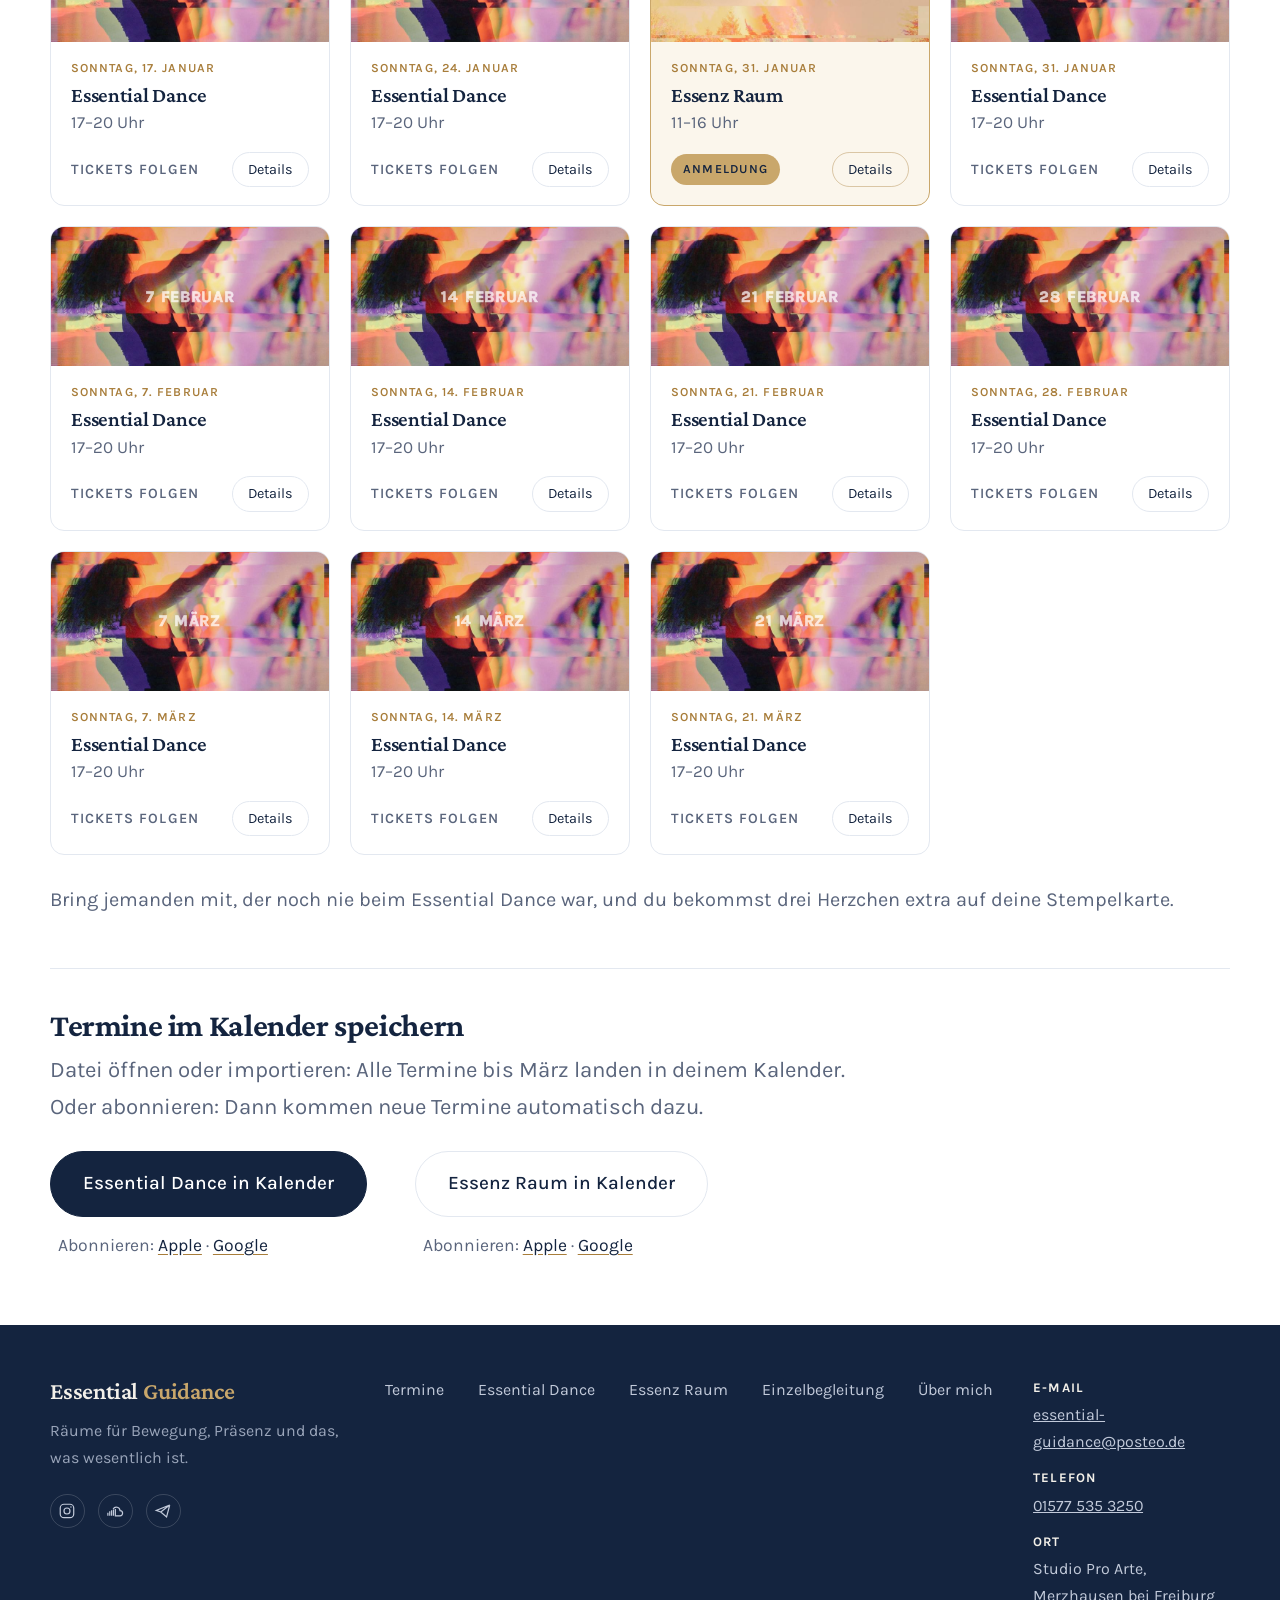
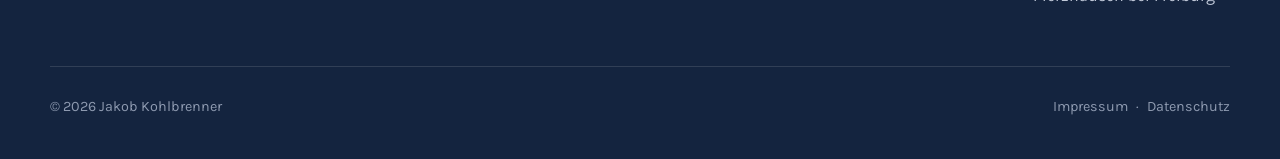
<file: termine.html>
<!DOCTYPE html>
<html lang="de" data-theme="light">
<head>
<meta charset="utf-8">
<meta name="viewport" content="width=device-width, initial-scale=1">
<title>Termine — Essential Dance &amp; Essenz Raum in Freiburg | Essential Guidance</title>
<meta name="description" content="Alle Termine von Essential Dance und Essenz Raum in Freiburg, Oktober 2026 bis März 2027.">
<link rel="canonical" href="https://essential-guidance.space/termine.html">
<meta name="theme-color" content="#14243F">
<link rel="icon" href="favicon.svg" type="image/svg+xml">
<link rel="apple-touch-icon" href="apple-touch-icon.png">
<meta property="og:type" content="website">
<meta property="og:locale" content="de_DE">
<meta property="og:site_name" content="Essential Guidance">
<meta property="og:title" content="Termine — Essential Dance &amp; Essenz Raum in Freiburg | Essential Guidance">
<meta property="og:description" content="Alle Termine von Essential Dance und Essenz Raum in Freiburg, Oktober 2026 bis März 2027.">
<meta property="og:url" content="https://essential-guidance.space/termine.html">
<meta property="og:image" content="https://essential-guidance.space/images/img-7b661ae95a6b.jpg">
<meta name="twitter:card" content="summary_large_image">
<link rel="preconnect" href="https://fonts.bunny.net">
<link href="https://fonts.bunny.net/css?family=Crimson+Pro:400,500,600,700&display=swap" rel="stylesheet">
<link href="https://fonts.bunny.net/css?family=Karla:300,400,500,600&display=swap" rel="stylesheet">
<link href="https://fonts.bunny.net/css?family=Syncopate:700&display=swap" rel="stylesheet">
<link rel="stylesheet" href="styles.css?v=20261009k">
<script type="application/ld+json" id="events-ld">{"@context": "https://schema.org", "@graph": [{"@type": "DanceEvent", "name": "Essential Dance – freies Tanzen am Sonntag in Freiburg", "description": "Freies Tanzen ohne Schritte, inspiriert von Ecstatic Dance, mit DJ-Musikreise: Einstimmung im Kreis, zwei Tanzwellen, stiller Ausklang. Ohne Anmeldung.", "startDate": "2026-10-04T17:00:00+02:00", "endDate": "2026-10-04T20:00:00+02:00", "eventStatus": "https://schema.org/EventScheduled", "eventAttendanceMode": "https://schema.org/OfflineEventAttendanceMode", "location": {"@type": "Place", "name": "Studio Pro Arte", "address": {"@type": "PostalAddress", "streetAddress": "Am Rohrgraben 4a", "postalCode": "79249", "addressLocality": "Merzhausen bei Freiburg", "addressRegion": "Baden-Württemberg", "addressCountry": "DE"}}, "image": "https://essential-guidance.space/images/img-7089e9983714.jpg", "organizer": {"@type": "Organization", "name": "Essential Guidance", "url": "https://essential-guidance.space/"}, "performer": {"@type": "Person", "name": "Jakob Kohlbrenner", "url": "https://essential-guidance.space/ueber.html"}, "offers": {"@type": "Offer", "price": "15", "priceCurrency": "EUR", "availability": "https://schema.org/InStock", "validFrom": "2026-10-01T00:00:00+02:00", "url": "https://eventfrog.de/de/p/kurse-seminare/musik-tanz/essential-dance-7511358814026737205.html"}}, {"@type": "DanceEvent", "name": "Essential Dance – freies Tanzen am Sonntag in Freiburg", "description": "Freies Tanzen ohne Schritte, inspiriert von Ecstatic Dance, mit DJ-Musikreise: Einstimmung im Kreis, zwei Tanzwellen, stiller Ausklang. Ohne Anmeldung.", "startDate": "2026-10-11T17:00:00+02:00", "endDate": "2026-10-11T20:00:00+02:00", "eventStatus": "https://schema.org/EventScheduled", "eventAttendanceMode": "https://schema.org/OfflineEventAttendanceMode", "location": {"@type": "Place", "name": "Studio Pro Arte", "address": {"@type": "PostalAddress", "streetAddress": "Am Rohrgraben 4a", "postalCode": "79249", "addressLocality": "Merzhausen bei Freiburg", "addressRegion": "Baden-Württemberg", "addressCountry": "DE"}}, "image": "https://essential-guidance.space/images/img-7089e9983714.jpg", "organizer": {"@type": "Organization", "name": "Essential Guidance", "url": "https://essential-guidance.space/"}, "performer": {"@type": "Person", "name": "Jakob Kohlbrenner", "url": "https://essential-guidance.space/ueber.html"}, "offers": {"@type": "Offer", "price": "15", "priceCurrency": "EUR", "availability": "https://schema.org/InStock", "validFrom": "2026-10-01T00:00:00+02:00", "url": "https://eventfrog.de/de/p/kurse-seminare/musik-tanz/essential-dance-7511360464665727983.html"}}, {"@type": "Event", "name": "Essenz Raum – Workshop in kleiner Gruppe", "description": "Ein Tag in kleiner Gruppe mit Bewegung, Kontemplation, Teilen und Malen. Mittagessen und Essential Dance am Abend inklusive. Anmeldung per E-Mail.", "startDate": "2026-10-18T11:00:00+02:00", "endDate": "2026-10-18T16:00:00+02:00", "eventStatus": "https://schema.org/EventScheduled", "eventAttendanceMode": "https://schema.org/OfflineEventAttendanceMode", "location": {"@type": "Place", "name": "Studio Pro Arte", "address": {"@type": "PostalAddress", "streetAddress": "Am Rohrgraben 4a", "postalCode": "79249", "addressLocality": "Merzhausen bei Freiburg", "addressRegion": "Baden-Württemberg", "addressCountry": "DE"}}, "image": "https://essential-guidance.space/images/img-262a22e84b99.jpg", "organizer": {"@type": "Organization", "name": "Essential Guidance", "url": "https://essential-guidance.space/"}, "performer": {"@type": "Person", "name": "Jakob Kohlbrenner", "url": "https://essential-guidance.space/ueber.html"}, "offers": [{"@type": "Offer", "price": "70", "priceCurrency": "EUR", "availability": "https://schema.org/InStock", "validFrom": "2026-10-01T00:00:00+02:00", "url": "https://essential-guidance.space/essenzraum.html"}, {"@type": "Offer", "price": "80", "priceCurrency": "EUR", "availability": "https://schema.org/InStock", "validFrom": "2026-10-01T00:00:00+02:00", "url": "https://essential-guidance.space/essenzraum.html"}, {"@type": "Offer", "price": "90", "priceCurrency": "EUR", "availability": "https://schema.org/InStock", "validFrom": "2026-10-01T00:00:00+02:00", "url": "https://essential-guidance.space/essenzraum.html"}]}, {"@type": "DanceEvent", "name": "Essential Dance – freies Tanzen am Sonntag in Freiburg", "description": "Freies Tanzen ohne Schritte, inspiriert von Ecstatic Dance, mit DJ-Musikreise: Einstimmung im Kreis, zwei Tanzwellen, stiller Ausklang. Ohne Anmeldung.", "startDate": "2026-10-18T17:00:00+02:00", "endDate": "2026-10-18T20:00:00+02:00", "eventStatus": "https://schema.org/EventScheduled", "eventAttendanceMode": "https://schema.org/OfflineEventAttendanceMode", "location": {"@type": "Place", "name": "Studio Pro Arte", "address": {"@type": "PostalAddress", "streetAddress": "Am Rohrgraben 4a", "postalCode": "79249", "addressLocality": "Merzhausen bei Freiburg", "addressRegion": "Baden-Württemberg", "addressCountry": "DE"}}, "image": "https://essential-guidance.space/images/img-7089e9983714.jpg", "organizer": {"@type": "Organization", "name": "Essential Guidance", "url": "https://essential-guidance.space/"}, "performer": {"@type": "Person", "name": "Jakob Kohlbrenner", "url": "https://essential-guidance.space/ueber.html"}, "offers": {"@type": "Offer", "price": "15", "priceCurrency": "EUR", "availability": "https://schema.org/InStock", "validFrom": "2026-10-01T00:00:00+02:00", "url": "https://eventfrog.de/de/p/kurse-seminare/musik-tanz/essential-dance-7511360464732837386.html"}}, {"@type": "DanceEvent", "name": "Essential Dance – freies Tanzen am Sonntag in Freiburg", "description": "Freies Tanzen ohne Schritte, inspiriert von Ecstatic Dance, mit DJ-Musikreise: Einstimmung im Kreis, zwei Tanzwellen, stiller Ausklang. Ohne Anmeldung.", "startDate": "2026-10-25T17:00:00+01:00", "endDate": "2026-10-25T20:00:00+01:00", "eventStatus": "https://schema.org/EventScheduled", "eventAttendanceMode": "https://schema.org/OfflineEventAttendanceMode", "location": {"@type": "Place", "name": "Studio Pro Arte", "address": {"@type": "PostalAddress", "streetAddress": "Am Rohrgraben 4a", "postalCode": "79249", "addressLocality": "Merzhausen bei Freiburg", "addressRegion": "Baden-Württemberg", "addressCountry": "DE"}}, "image": "https://essential-guidance.space/images/img-7089e9983714.jpg", "organizer": {"@type": "Organization", "name": "Essential Guidance", "url": "https://essential-guidance.space/"}, "performer": {"@type": "Person", "name": "Jakob Kohlbrenner", "url": "https://essential-guidance.space/ueber.html"}, "offers": {"@type": "Offer", "price": "15", "priceCurrency": "EUR", "availability": "https://schema.org/InStock", "validFrom": "2026-10-01T00:00:00+02:00", "url": "https://eventfrog.de/de/p/kurse-seminare/musik-tanz/essential-dance-7511360464799946251.html"}}, {"@type": "DanceEvent", "name": "Essential Dance – freies Tanzen am Sonntag in Freiburg", "description": "Freies Tanzen ohne Schritte, inspiriert von Ecstatic Dance, mit DJ-Musikreise: Einstimmung im Kreis, zwei Tanzwellen, stiller Ausklang. Ohne Anmeldung.", "startDate": "2026-11-08T17:00:00+01:00", "endDate": "2026-11-08T20:00:00+01:00", "eventStatus": "https://schema.org/EventScheduled", "eventAttendanceMode": "https://schema.org/OfflineEventAttendanceMode", "location": {"@type": "Place", "name": "Studio Pro Arte", "address": {"@type": "PostalAddress", "streetAddress": "Am Rohrgraben 4a", "postalCode": "79249", "addressLocality": "Merzhausen bei Freiburg", "addressRegion": "Baden-Württemberg", "addressCountry": "DE"}}, "image": "https://essential-guidance.space/images/img-7089e9983714.jpg", "organizer": {"@type": "Organization", "name": "Essential Guidance", "url": "https://essential-guidance.space/"}, "performer": {"@type": "Person", "name": "Jakob Kohlbrenner", "url": "https://essential-guidance.space/ueber.html"}, "offers": {"@type": "Offer", "price": "15", "priceCurrency": "EUR", "availability": "https://schema.org/InStock", "validFrom": "2026-10-01T00:00:00+02:00", "url": "https://eventfrog.de/de/p/kurse-seminare/musik-tanz/essential-dance-7511360464862860916.html"}}, {"@type": "Event", "name": "Essenz Raum – Workshop in kleiner Gruppe", "description": "Ein Tag in kleiner Gruppe mit Bewegung, Kontemplation, Teilen und Malen. Mittagessen und Essential Dance am Abend inklusive. Anmeldung per E-Mail.", "startDate": "2026-11-15T11:00:00+01:00", "endDate": "2026-11-15T16:00:00+01:00", "eventStatus": "https://schema.org/EventScheduled", "eventAttendanceMode": "https://schema.org/OfflineEventAttendanceMode", "location": {"@type": "Place", "name": "Studio Pro Arte", "address": {"@type": "PostalAddress", "streetAddress": "Am Rohrgraben 4a", "postalCode": "79249", "addressLocality": "Merzhausen bei Freiburg", "addressRegion": "Baden-Württemberg", "addressCountry": "DE"}}, "image": "https://essential-guidance.space/images/img-262a22e84b99.jpg", "organizer": {"@type": "Organization", "name": "Essential Guidance", "url": "https://essential-guidance.space/"}, "performer": {"@type": "Person", "name": "Jakob Kohlbrenner", "url": "https://essential-guidance.space/ueber.html"}, "offers": [{"@type": "Offer", "price": "70", "priceCurrency": "EUR", "availability": "https://schema.org/InStock", "validFrom": "2026-10-01T00:00:00+02:00", "url": "https://essential-guidance.space/essenzraum.html"}, {"@type": "Offer", "price": "80", "priceCurrency": "EUR", "availability": "https://schema.org/InStock", "validFrom": "2026-10-01T00:00:00+02:00", "url": "https://essential-guidance.space/essenzraum.html"}, {"@type": "Offer", "price": "90", "priceCurrency": "EUR", "availability": "https://schema.org/InStock", "validFrom": "2026-10-01T00:00:00+02:00", "url": "https://essential-guidance.space/essenzraum.html"}]}, {"@type": "DanceEvent", "name": "Essential Dance – freies Tanzen am Sonntag in Freiburg", "description": "Freies Tanzen ohne Schritte, inspiriert von Ecstatic Dance, mit DJ-Musikreise: Einstimmung im Kreis, zwei Tanzwellen, stiller Ausklang. Ohne Anmeldung.", "startDate": "2026-11-15T17:00:00+01:00", "endDate": "2026-11-15T20:00:00+01:00", "eventStatus": "https://schema.org/EventScheduled", "eventAttendanceMode": "https://schema.org/OfflineEventAttendanceMode", "location": {"@type": "Place", "name": "Studio Pro Arte", "address": {"@type": "PostalAddress", "streetAddress": "Am Rohrgraben 4a", "postalCode": "79249", "addressLocality": "Merzhausen bei Freiburg", "addressRegion": "Baden-Württemberg", "addressCountry": "DE"}}, "image": "https://essential-guidance.space/images/img-7089e9983714.jpg", "organizer": {"@type": "Organization", "name": "Essential Guidance", "url": "https://essential-guidance.space/"}, "performer": {"@type": "Person", "name": "Jakob Kohlbrenner", "url": "https://essential-guidance.space/ueber.html"}, "offers": {"@type": "Offer", "price": "15", "priceCurrency": "EUR", "availability": "https://schema.org/InStock", "validFrom": "2026-10-01T00:00:00+02:00", "url": "https://eventfrog.de/de/p/kurse-seminare/musik-tanz/essential-dance-7511360464925775477.html"}}, {"@type": "DanceEvent", "name": "Essential Dance – freies Tanzen am Sonntag in Freiburg", "description": "Freies Tanzen ohne Schritte, inspiriert von Ecstatic Dance, mit DJ-Musikreise: Einstimmung im Kreis, zwei Tanzwellen, stiller Ausklang. Ohne Anmeldung.", "startDate": "2026-11-22T17:00:00+01:00", "endDate": "2026-11-22T20:00:00+01:00", "eventStatus": "https://schema.org/EventScheduled", "eventAttendanceMode": "https://schema.org/OfflineEventAttendanceMode", "location": {"@type": "Place", "name": "Studio Pro Arte", "address": {"@type": "PostalAddress", "streetAddress": "Am Rohrgraben 4a", "postalCode": "79249", "addressLocality": "Merzhausen bei Freiburg", "addressRegion": "Baden-Württemberg", "addressCountry": "DE"}}, "image": "https://essential-guidance.space/images/img-7089e9983714.jpg", "organizer": {"@type": "Organization", "name": "Essential Guidance", "url": "https://essential-guidance.space/"}, "performer": {"@type": "Person", "name": "Jakob Kohlbrenner", "url": "https://essential-guidance.space/ueber.html"}, "offers": {"@type": "Offer", "price": "15", "priceCurrency": "EUR", "availability": "https://schema.org/InStock", "validFrom": "2026-10-01T00:00:00+02:00", "url": "https://eventfrog.de/de/p/kurse-seminare/musik-tanz/essential-dance-7511360464976107140.html"}}, {"@type": "Event", "name": "Essenz Raum – Workshop in kleiner Gruppe", "description": "Ein Tag in kleiner Gruppe mit Bewegung, Kontemplation, Teilen und Malen. Mittagessen und Essential Dance am Abend inklusive. Anmeldung per E-Mail.", "startDate": "2026-12-13T11:00:00+01:00", "endDate": "2026-12-13T16:00:00+01:00", "eventStatus": "https://schema.org/EventScheduled", "eventAttendanceMode": "https://schema.org/OfflineEventAttendanceMode", "location": {"@type": "Place", "name": "Studio Pro Arte", "address": {"@type": "PostalAddress", "streetAddress": "Am Rohrgraben 4a", "postalCode": "79249", "addressLocality": "Merzhausen bei Freiburg", "addressRegion": "Baden-Württemberg", "addressCountry": "DE"}}, "image": "https://essential-guidance.space/images/img-262a22e84b99.jpg", "organizer": {"@type": "Organization", "name": "Essential Guidance", "url": "https://essential-guidance.space/"}, "performer": {"@type": "Person", "name": "Jakob Kohlbrenner", "url": "https://essential-guidance.space/ueber.html"}, "offers": [{"@type": "Offer", "price": "70", "priceCurrency": "EUR", "availability": "https://schema.org/InStock", "validFrom": "2026-10-01T00:00:00+02:00", "url": "https://essential-guidance.space/essenzraum.html"}, {"@type": "Offer", "price": "80", "priceCurrency": "EUR", "availability": "https://schema.org/InStock", "validFrom": "2026-10-01T00:00:00+02:00", "url": "https://essential-guidance.space/essenzraum.html"}, {"@type": "Offer", "price": "90", "priceCurrency": "EUR", "availability": "https://schema.org/InStock", "validFrom": "2026-10-01T00:00:00+02:00", "url": "https://essential-guidance.space/essenzraum.html"}]}, {"@type": "DanceEvent", "name": "Essential Dance – freies Tanzen am Sonntag in Freiburg", "description": "Freies Tanzen ohne Schritte, inspiriert von Ecstatic Dance, mit DJ-Musikreise: Einstimmung im Kreis, zwei Tanzwellen, stiller Ausklang. Ohne Anmeldung.", "startDate": "2026-12-13T17:00:00+01:00", "endDate": "2026-12-13T20:00:00+01:00", "eventStatus": "https://schema.org/EventScheduled", "eventAttendanceMode": "https://schema.org/OfflineEventAttendanceMode", "location": {"@type": "Place", "name": "Studio Pro Arte", "address": {"@type": "PostalAddress", "streetAddress": "Am Rohrgraben 4a", "postalCode": "79249", "addressLocality": "Merzhausen bei Freiburg", "addressRegion": "Baden-Württemberg", "addressCountry": "DE"}}, "image": "https://essential-guidance.space/images/img-7089e9983714.jpg", "organizer": {"@type": "Organization", "name": "Essential Guidance", "url": "https://essential-guidance.space/"}, "performer": {"@type": "Person", "name": "Jakob Kohlbrenner", "url": "https://essential-guidance.space/ueber.html"}, "offers": {"@type": "Offer", "price": "15", "priceCurrency": "EUR", "availability": "https://schema.org/InStock", "validFrom": "2026-10-01T00:00:00+02:00", "url": "https://eventfrog.de/de/p/kurse-seminare/musik-tanz/essential-dance-7511360465022244511.html"}}, {"@type": "DanceEvent", "name": "Essential Dance – freies Tanzen am Sonntag in Freiburg", "description": "Freies Tanzen ohne Schritte, inspiriert von Ecstatic Dance, mit DJ-Musikreise: Einstimmung im Kreis, zwei Tanzwellen, stiller Ausklang. Ohne Anmeldung.", "startDate": "2026-12-20T17:00:00+01:00", "endDate": "2026-12-20T20:00:00+01:00", "eventStatus": "https://schema.org/EventScheduled", "eventAttendanceMode": "https://schema.org/OfflineEventAttendanceMode", "location": {"@type": "Place", "name": "Studio Pro Arte", "address": {"@type": "PostalAddress", "streetAddress": "Am Rohrgraben 4a", "postalCode": "79249", "addressLocality": "Merzhausen bei Freiburg", "addressRegion": "Baden-Württemberg", "addressCountry": "DE"}}, "image": "https://essential-guidance.space/images/img-7089e9983714.jpg", "organizer": {"@type": "Organization", "name": "Essential Guidance", "url": "https://essential-guidance.space/"}, "performer": {"@type": "Person", "name": "Jakob Kohlbrenner", "url": "https://essential-guidance.space/ueber.html"}, "offers": {"@type": "Offer", "price": "15", "priceCurrency": "EUR", "availability": "https://schema.org/InStock", "validFrom": "2026-10-01T00:00:00+02:00", "url": "https://eventfrog.de/de/p/kurse-seminare/musik-tanz/essential-dance-7511360465072576186.html"}}, {"@type": "DanceEvent", "name": "Essential Dance – freies Tanzen am Sonntag in Freiburg", "description": "Freies Tanzen ohne Schritte, inspiriert von Ecstatic Dance, mit DJ-Musikreise: Einstimmung im Kreis, zwei Tanzwellen, stiller Ausklang. Ohne Anmeldung.", "startDate": "2027-01-17T17:00:00+01:00", "endDate": "2027-01-17T20:00:00+01:00", "eventStatus": "https://schema.org/EventScheduled", "eventAttendanceMode": "https://schema.org/OfflineEventAttendanceMode", "location": {"@type": "Place", "name": "Studio Pro Arte", "address": {"@type": "PostalAddress", "streetAddress": "Am Rohrgraben 4a", "postalCode": "79249", "addressLocality": "Merzhausen bei Freiburg", "addressRegion": "Baden-Württemberg", "addressCountry": "DE"}}, "image": "https://essential-guidance.space/images/img-7089e9983714.jpg", "organizer": {"@type": "Organization", "name": "Essential Guidance", "url": "https://essential-guidance.space/"}, "performer": {"@type": "Person", "name": "Jakob Kohlbrenner", "url": "https://essential-guidance.space/ueber.html"}, "offers": {"@type": "Offer", "price": "15", "priceCurrency": "EUR", "availability": "https://schema.org/InStock", "validFrom": "2026-10-01T00:00:00+02:00", "url": "https://essential-guidance.space/termine.html"}}, {"@type": "DanceEvent", "name": "Essential Dance – freies Tanzen am Sonntag in Freiburg", "description": "Freies Tanzen ohne Schritte, inspiriert von Ecstatic Dance, mit DJ-Musikreise: Einstimmung im Kreis, zwei Tanzwellen, stiller Ausklang. Ohne Anmeldung.", "startDate": "2027-01-24T17:00:00+01:00", "endDate": "2027-01-24T20:00:00+01:00", "eventStatus": "https://schema.org/EventScheduled", "eventAttendanceMode": "https://schema.org/OfflineEventAttendanceMode", "location": {"@type": "Place", "name": "Studio Pro Arte", "address": {"@type": "PostalAddress", "streetAddress": "Am Rohrgraben 4a", "postalCode": "79249", "addressLocality": "Merzhausen bei Freiburg", "addressRegion": "Baden-Württemberg", "addressCountry": "DE"}}, "image": "https://essential-guidance.space/images/img-7089e9983714.jpg", "organizer": {"@type": "Organization", "name": "Essential Guidance", "url": "https://essential-guidance.space/"}, "performer": {"@type": "Person", "name": "Jakob Kohlbrenner", "url": "https://essential-guidance.space/ueber.html"}, "offers": {"@type": "Offer", "price": "15", "priceCurrency": "EUR", "availability": "https://schema.org/InStock", "validFrom": "2026-10-01T00:00:00+02:00", "url": "https://essential-guidance.space/termine.html"}}, {"@type": "Event", "name": "Essenz Raum – Workshop in kleiner Gruppe", "description": "Ein Tag in kleiner Gruppe mit Bewegung, Kontemplation, Teilen und Malen. Mittagessen und Essential Dance am Abend inklusive. Anmeldung per E-Mail.", "startDate": "2027-01-31T11:00:00+01:00", "endDate": "2027-01-31T16:00:00+01:00", "eventStatus": "https://schema.org/EventScheduled", "eventAttendanceMode": "https://schema.org/OfflineEventAttendanceMode", "location": {"@type": "Place", "name": "Studio Pro Arte", "address": {"@type": "PostalAddress", "streetAddress": "Am Rohrgraben 4a", "postalCode": "79249", "addressLocality": "Merzhausen bei Freiburg", "addressRegion": "Baden-Württemberg", "addressCountry": "DE"}}, "image": "https://essential-guidance.space/images/img-262a22e84b99.jpg", "organizer": {"@type": "Organization", "name": "Essential Guidance", "url": "https://essential-guidance.space/"}, "performer": {"@type": "Person", "name": "Jakob Kohlbrenner", "url": "https://essential-guidance.space/ueber.html"}, "offers": [{"@type": "Offer", "price": "70", "priceCurrency": "EUR", "availability": "https://schema.org/InStock", "validFrom": "2026-10-01T00:00:00+02:00", "url": "https://essential-guidance.space/essenzraum.html"}, {"@type": "Offer", "price": "80", "priceCurrency": "EUR", "availability": "https://schema.org/InStock", "validFrom": "2026-10-01T00:00:00+02:00", "url": "https://essential-guidance.space/essenzraum.html"}, {"@type": "Offer", "price": "90", "priceCurrency": "EUR", "availability": "https://schema.org/InStock", "validFrom": "2026-10-01T00:00:00+02:00", "url": "https://essential-guidance.space/essenzraum.html"}]}, {"@type": "DanceEvent", "name": "Essential Dance – freies Tanzen am Sonntag in Freiburg", "description": "Freies Tanzen ohne Schritte, inspiriert von Ecstatic Dance, mit DJ-Musikreise: Einstimmung im Kreis, zwei Tanzwellen, stiller Ausklang. Ohne Anmeldung.", "startDate": "2027-01-31T17:00:00+01:00", "endDate": "2027-01-31T20:00:00+01:00", "eventStatus": "https://schema.org/EventScheduled", "eventAttendanceMode": "https://schema.org/OfflineEventAttendanceMode", "location": {"@type": "Place", "name": "Studio Pro Arte", "address": {"@type": "PostalAddress", "streetAddress": "Am Rohrgraben 4a", "postalCode": "79249", "addressLocality": "Merzhausen bei Freiburg", "addressRegion": "Baden-Württemberg", "addressCountry": "DE"}}, "image": "https://essential-guidance.space/images/img-7089e9983714.jpg", "organizer": {"@type": "Organization", "name": "Essential Guidance", "url": "https://essential-guidance.space/"}, "performer": {"@type": "Person", "name": "Jakob Kohlbrenner", "url": "https://essential-guidance.space/ueber.html"}, "offers": {"@type": "Offer", "price": "15", "priceCurrency": "EUR", "availability": "https://schema.org/InStock", "validFrom": "2026-10-01T00:00:00+02:00", "url": "https://essential-guidance.space/termine.html"}}, {"@type": "DanceEvent", "name": "Essential Dance – freies Tanzen am Sonntag in Freiburg", "description": "Freies Tanzen ohne Schritte, inspiriert von Ecstatic Dance, mit DJ-Musikreise: Einstimmung im Kreis, zwei Tanzwellen, stiller Ausklang. Ohne Anmeldung.", "startDate": "2027-02-07T17:00:00+01:00", "endDate": "2027-02-07T20:00:00+01:00", "eventStatus": "https://schema.org/EventScheduled", "eventAttendanceMode": "https://schema.org/OfflineEventAttendanceMode", "location": {"@type": "Place", "name": "Studio Pro Arte", "address": {"@type": "PostalAddress", "streetAddress": "Am Rohrgraben 4a", "postalCode": "79249", "addressLocality": "Merzhausen bei Freiburg", "addressRegion": "Baden-Württemberg", "addressCountry": "DE"}}, "image": "https://essential-guidance.space/images/img-7089e9983714.jpg", "organizer": {"@type": "Organization", "name": "Essential Guidance", "url": "https://essential-guidance.space/"}, "performer": {"@type": "Person", "name": "Jakob Kohlbrenner", "url": "https://essential-guidance.space/ueber.html"}, "offers": {"@type": "Offer", "price": "15", "priceCurrency": "EUR", "availability": "https://schema.org/InStock", "validFrom": "2026-10-01T00:00:00+02:00", "url": "https://essential-guidance.space/termine.html"}}, {"@type": "DanceEvent", "name": "Essential Dance – freies Tanzen am Sonntag in Freiburg", "description": "Freies Tanzen ohne Schritte, inspiriert von Ecstatic Dance, mit DJ-Musikreise: Einstimmung im Kreis, zwei Tanzwellen, stiller Ausklang. Ohne Anmeldung.", "startDate": "2027-02-14T17:00:00+01:00", "endDate": "2027-02-14T20:00:00+01:00", "eventStatus": "https://schema.org/EventScheduled", "eventAttendanceMode": "https://schema.org/OfflineEventAttendanceMode", "location": {"@type": "Place", "name": "Studio Pro Arte", "address": {"@type": "PostalAddress", "streetAddress": "Am Rohrgraben 4a", "postalCode": "79249", "addressLocality": "Merzhausen bei Freiburg", "addressRegion": "Baden-Württemberg", "addressCountry": "DE"}}, "image": "https://essential-guidance.space/images/img-7089e9983714.jpg", "organizer": {"@type": "Organization", "name": "Essential Guidance", "url": "https://essential-guidance.space/"}, "performer": {"@type": "Person", "name": "Jakob Kohlbrenner", "url": "https://essential-guidance.space/ueber.html"}, "offers": {"@type": "Offer", "price": "15", "priceCurrency": "EUR", "availability": "https://schema.org/InStock", "validFrom": "2026-10-01T00:00:00+02:00", "url": "https://essential-guidance.space/termine.html"}}, {"@type": "DanceEvent", "name": "Essential Dance – freies Tanzen am Sonntag in Freiburg", "description": "Freies Tanzen ohne Schritte, inspiriert von Ecstatic Dance, mit DJ-Musikreise: Einstimmung im Kreis, zwei Tanzwellen, stiller Ausklang. Ohne Anmeldung.", "startDate": "2027-02-21T17:00:00+01:00", "endDate": "2027-02-21T20:00:00+01:00", "eventStatus": "https://schema.org/EventScheduled", "eventAttendanceMode": "https://schema.org/OfflineEventAttendanceMode", "location": {"@type": "Place", "name": "Studio Pro Arte", "address": {"@type": "PostalAddress", "streetAddress": "Am Rohrgraben 4a", "postalCode": "79249", "addressLocality": "Merzhausen bei Freiburg", "addressRegion": "Baden-Württemberg", "addressCountry": "DE"}}, "image": "https://essential-guidance.space/images/img-7089e9983714.jpg", "organizer": {"@type": "Organization", "name": "Essential Guidance", "url": "https://essential-guidance.space/"}, "performer": {"@type": "Person", "name": "Jakob Kohlbrenner", "url": "https://essential-guidance.space/ueber.html"}, "offers": {"@type": "Offer", "price": "15", "priceCurrency": "EUR", "availability": "https://schema.org/InStock", "validFrom": "2026-10-01T00:00:00+02:00", "url": "https://essential-guidance.space/termine.html"}}, {"@type": "DanceEvent", "name": "Essential Dance – freies Tanzen am Sonntag in Freiburg", "description": "Freies Tanzen ohne Schritte, inspiriert von Ecstatic Dance, mit DJ-Musikreise: Einstimmung im Kreis, zwei Tanzwellen, stiller Ausklang. Ohne Anmeldung.", "startDate": "2027-02-28T17:00:00+01:00", "endDate": "2027-02-28T20:00:00+01:00", "eventStatus": "https://schema.org/EventScheduled", "eventAttendanceMode": "https://schema.org/OfflineEventAttendanceMode", "location": {"@type": "Place", "name": "Studio Pro Arte", "address": {"@type": "PostalAddress", "streetAddress": "Am Rohrgraben 4a", "postalCode": "79249", "addressLocality": "Merzhausen bei Freiburg", "addressRegion": "Baden-Württemberg", "addressCountry": "DE"}}, "image": "https://essential-guidance.space/images/img-7089e9983714.jpg", "organizer": {"@type": "Organization", "name": "Essential Guidance", "url": "https://essential-guidance.space/"}, "performer": {"@type": "Person", "name": "Jakob Kohlbrenner", "url": "https://essential-guidance.space/ueber.html"}, "offers": {"@type": "Offer", "price": "15", "priceCurrency": "EUR", "availability": "https://schema.org/InStock", "validFrom": "2026-10-01T00:00:00+02:00", "url": "https://essential-guidance.space/termine.html"}}, {"@type": "DanceEvent", "name": "Essential Dance – freies Tanzen am Sonntag in Freiburg", "description": "Freies Tanzen ohne Schritte, inspiriert von Ecstatic Dance, mit DJ-Musikreise: Einstimmung im Kreis, zwei Tanzwellen, stiller Ausklang. Ohne Anmeldung.", "startDate": "2027-03-07T17:00:00+01:00", "endDate": "2027-03-07T20:00:00+01:00", "eventStatus": "https://schema.org/EventScheduled", "eventAttendanceMode": "https://schema.org/OfflineEventAttendanceMode", "location": {"@type": "Place", "name": "Studio Pro Arte", "address": {"@type": "PostalAddress", "streetAddress": "Am Rohrgraben 4a", "postalCode": "79249", "addressLocality": "Merzhausen bei Freiburg", "addressRegion": "Baden-Württemberg", "addressCountry": "DE"}}, "image": "https://essential-guidance.space/images/img-7089e9983714.jpg", "organizer": {"@type": "Organization", "name": "Essential Guidance", "url": "https://essential-guidance.space/"}, "performer": {"@type": "Person", "name": "Jakob Kohlbrenner", "url": "https://essential-guidance.space/ueber.html"}, "offers": {"@type": "Offer", "price": "15", "priceCurrency": "EUR", "availability": "https://schema.org/InStock", "validFrom": "2026-10-01T00:00:00+02:00", "url": "https://essential-guidance.space/termine.html"}}, {"@type": "DanceEvent", "name": "Essential Dance – freies Tanzen am Sonntag in Freiburg", "description": "Freies Tanzen ohne Schritte, inspiriert von Ecstatic Dance, mit DJ-Musikreise: Einstimmung im Kreis, zwei Tanzwellen, stiller Ausklang. Ohne Anmeldung.", "startDate": "2027-03-14T17:00:00+01:00", "endDate": "2027-03-14T20:00:00+01:00", "eventStatus": "https://schema.org/EventScheduled", "eventAttendanceMode": "https://schema.org/OfflineEventAttendanceMode", "location": {"@type": "Place", "name": "Studio Pro Arte", "address": {"@type": "PostalAddress", "streetAddress": "Am Rohrgraben 4a", "postalCode": "79249", "addressLocality": "Merzhausen bei Freiburg", "addressRegion": "Baden-Württemberg", "addressCountry": "DE"}}, "image": "https://essential-guidance.space/images/img-7089e9983714.jpg", "organizer": {"@type": "Organization", "name": "Essential Guidance", "url": "https://essential-guidance.space/"}, "performer": {"@type": "Person", "name": "Jakob Kohlbrenner", "url": "https://essential-guidance.space/ueber.html"}, "offers": {"@type": "Offer", "price": "15", "priceCurrency": "EUR", "availability": "https://schema.org/InStock", "validFrom": "2026-10-01T00:00:00+02:00", "url": "https://essential-guidance.space/termine.html"}}, {"@type": "DanceEvent", "name": "Essential Dance – freies Tanzen am Sonntag in Freiburg", "description": "Freies Tanzen ohne Schritte, inspiriert von Ecstatic Dance, mit DJ-Musikreise: Einstimmung im Kreis, zwei Tanzwellen, stiller Ausklang. Ohne Anmeldung.", "startDate": "2027-03-21T17:00:00+01:00", "endDate": "2027-03-21T20:00:00+01:00", "eventStatus": "https://schema.org/EventScheduled", "eventAttendanceMode": "https://schema.org/OfflineEventAttendanceMode", "location": {"@type": "Place", "name": "Studio Pro Arte", "address": {"@type": "PostalAddress", "streetAddress": "Am Rohrgraben 4a", "postalCode": "79249", "addressLocality": "Merzhausen bei Freiburg", "addressRegion": "Baden-Württemberg", "addressCountry": "DE"}}, "image": "https://essential-guidance.space/images/img-7089e9983714.jpg", "organizer": {"@type": "Organization", "name": "Essential Guidance", "url": "https://essential-guidance.space/"}, "performer": {"@type": "Person", "name": "Jakob Kohlbrenner", "url": "https://essential-guidance.space/ueber.html"}, "offers": {"@type": "Offer", "price": "15", "priceCurrency": "EUR", "availability": "https://schema.org/InStock", "validFrom": "2026-10-01T00:00:00+02:00", "url": "https://essential-guidance.space/termine.html"}}]}</script>
</head>
<body>

<div id="prog"></div>
<header class="top">
  <div class="wrap">
    <a class="mark" href="index.html">Essential <span>Guidance</span></a>
    <nav id="mainnav">
      <a href="termine.html">Termine</a>
      <a href="essential-dance.html">Essential Dance</a>
      <a href="essenzraum.html">Essenz Raum</a>
      <a href="einzelbegleitung.html">Einzelbegleitung</a>
      <a href="ueber.html">Über mich</a>
      <a href="index.html#kontakt">Newsletter</a>
    </nav>
    <div class="header-right">
      <div class="social-row">
        <a href="https://www.instagram.com/jakobkohlbrenner/" target="_blank" rel="noopener" aria-label="Instagram"><svg viewBox="0 0 24 24"><rect x="3" y="3" width="18" height="18" rx="5"/><circle cx="12" cy="12" r="4"/><circle cx="17.3" cy="6.7" r=".9" fill="currentColor" stroke="none"/></svg></a>
        <a href="https://soundcloud.com/koojaa" target="_blank" rel="noopener" aria-label="SoundCloud"><svg viewBox="0 0 24 24"><path d="M2.5 14.5v4M5 12.5v6M7.5 11v7.5M10 10v8.5M12.5 9.5v9h6a3.5 3.5 0 0 0 .3-7 5 5 0 0 0-9.3-2.2"/></svg></a>
        <a href="https://t.me/essentialdancee" target="_blank" rel="noopener" aria-label="Telegram"><svg viewBox="0 0 24 24"><path d="M21 4L3 11.2l6 2.1M21 4l-4.2 16L9 13.3M21 4L9 13.3"/></svg></a>
      </div>
      <button class="menu-toggle" aria-label="Menü öffnen" aria-controls="mainnav"><span></span></button>
    </div>
  </div>
</header>

<section class="hero hero-sub hero-voll">
  <div class="hero-media">
    <img data-img="tm-i0" class="hero-img" src="images/img-6bca345b5731.jpg" alt="Studio Pro Arte, Freiburg">
  </div>
  <div class="hero-gradient"></div>
  <div class="wrap hero-content">
    <a class="backlink" href="index.html">← Zur Startseite</a>
    <span data-e="tm-3" class="eyebrow">Termine</span>
    <h1 data-e="tm-0" class="measure">Alle Termine in der Übersicht.</h1>
    <p data-e="tm-1" class="lead"><b>Essential Dance:</b> sonntags 17–20&nbsp;Uhr, Tickets ab 15&nbsp;&euro; über Eventfrog oder ab 20&nbsp;&euro; an der Abendkasse. <b>Essenz Raum:</b> einmal im Monat sonntags 11–16&nbsp;Uhr, Anmeldung per E-Mail. Beides im Studio Pro Arte in Merzhausen bei Freiburg (<a class="ort-link" href="https://www.google.com/maps/search/?api=1&amp;query=Studio+Pro+Arte+Am+Rohrgraben+4a+79249+Merzhausen" target="_blank" rel="noopener">Karte</a>).</p>
  </div>
</section>

<div class="hero-spacer"></div>

<section>
  <div class="wrap">
    <h2 class="sr-only" id="termine-liste-titel">Alle Termine</h2>
    <div class="dates" id="dates-all">
      <div class="dcard" data-date="2026-10-04"><div class="dcard-media"><img loading="lazy" decoding="async" class="dcard-img" src="images/img-7089e9983714.jpg" alt="Essential Dance in Freiburg"><span class="dcard-big"><b>4</b> <i><span class="m-voll">Oktober</span><span class="m-kurz">Okt</span></i></span></div><div class="dcard-body"><div class="dcard-date">Sonntag, 4. Oktober</div><h3>Essential Dance</h3><p>17&ndash;20 Uhr</p><div class="dcard-foot"><a class="dcard-flag" href="https://eventfrog.de/de/p/kurse-seminare/musik-tanz/essential-dance-7511358814026737205.html" target="_blank" rel="noopener">Tickets</a><a class="dcard-link" href="essential-dance.html">Details</a></div></div></div>
      <div class="dcard" data-date="2026-10-11"><div class="dcard-media"><img loading="lazy" decoding="async" class="dcard-img" src="images/img-7089e9983714.jpg" alt="Essential Dance in Freiburg"><span class="dcard-big"><b>11</b> <i><span class="m-voll">Oktober</span><span class="m-kurz">Okt</span></i></span></div><div class="dcard-body"><div class="dcard-date">Sonntag, 11. Oktober</div><h3>Essential Dance</h3><p>17&ndash;20 Uhr</p><div class="dcard-foot"><a class="dcard-flag" href="https://eventfrog.de/de/p/kurse-seminare/musik-tanz/essential-dance-7511360464665727983.html" target="_blank" rel="noopener">Tickets</a><a class="dcard-link" href="essential-dance.html">Details</a></div></div></div>
      <div class="dcard raum" data-date="2026-10-18"><div class="dcard-media"><img loading="lazy" decoding="async" class="dcard-img" src="images/img-262a22e84b99.jpg" alt="Essenz Raum in Freiburg"><span class="dcard-big"><b>18</b> <i><span class="m-voll">Oktober</span><span class="m-kurz">Okt</span></i></span></div><div class="dcard-body"><div class="dcard-date">Sonntag, 18. Oktober</div><h3>Essenz Raum</h3><p>11&ndash;16 Uhr</p><div class="dcard-foot"><a class="dcard-flag" href="mailto:essential-guidance@posteo.de?subject=Anmeldung%20Essenz%20Raum&amp;body=Hallo%20Jakob%2C%0A%0Aich%20m%C3%B6chte%20mich%20gerne%20f%C3%BCr%20den%20Essenz%20Raum%20am%2018.%20Oktober%20anmelden.%0A%0AHerzliche%20Gr%C3%BC%C3%9Fe%0A%28Name%29">Anmeldung</a><a class="dcard-link" href="essenzraum.html">Details</a></div></div></div>
      <div class="dcard" data-date="2026-10-18"><div class="dcard-media"><img loading="lazy" decoding="async" class="dcard-img" src="images/img-7089e9983714.jpg" alt="Essential Dance in Freiburg"><span class="dcard-big"><b>18</b> <i><span class="m-voll">Oktober</span><span class="m-kurz">Okt</span></i></span></div><div class="dcard-body"><div class="dcard-date">Sonntag, 18. Oktober</div><h3>Essential Dance</h3><p>17&ndash;20 Uhr</p><div class="dcard-foot"><a class="dcard-flag" href="https://eventfrog.de/de/p/kurse-seminare/musik-tanz/essential-dance-7511360464732837386.html" target="_blank" rel="noopener">Tickets</a><a class="dcard-link" href="essential-dance.html">Details</a></div></div></div>
      <div class="dcard" data-date="2026-10-25"><div class="dcard-media"><img loading="lazy" decoding="async" class="dcard-img" src="images/img-7089e9983714.jpg" alt="Essential Dance in Freiburg"><span class="dcard-big"><b>25</b> <i><span class="m-voll">Oktober</span><span class="m-kurz">Okt</span></i></span></div><div class="dcard-body"><div class="dcard-date">Sonntag, 25. Oktober</div><h3>Essential Dance</h3><p>17&ndash;20 Uhr</p><div class="dcard-foot"><a class="dcard-flag" href="https://eventfrog.de/de/p/kurse-seminare/musik-tanz/essential-dance-7511360464799946251.html" target="_blank" rel="noopener">Tickets</a><a class="dcard-link" href="essential-dance.html">Details</a></div></div></div>
      <div class="dcard pause" data-date="2026-11-01"><div class="dcard-media"><div class="dcard-img pause-fill"></div><span class="dcard-big"><b>1</b> <i><span class="m-voll">November</span><span class="m-kurz">Nov</span></i></span></div><div class="dcard-body"><div class="dcard-date">Sonntag, 1. November</div><h3>Pause</h3><p>An diesem Sonntag findet kein Essential Dance statt.</p></div></div>
      <div class="dcard" data-date="2026-11-08"><div class="dcard-media"><img loading="lazy" decoding="async" class="dcard-img" src="images/img-7089e9983714.jpg" alt="Essential Dance in Freiburg"><span class="dcard-big"><b>8</b> <i><span class="m-voll">November</span><span class="m-kurz">Nov</span></i></span></div><div class="dcard-body"><div class="dcard-date">Sonntag, 8. November</div><h3>Essential Dance</h3><p>17&ndash;20 Uhr</p><div class="dcard-foot"><a class="dcard-flag" href="https://eventfrog.de/de/p/kurse-seminare/musik-tanz/essential-dance-7511360464862860916.html" target="_blank" rel="noopener">Tickets</a><a class="dcard-link" href="essential-dance.html">Details</a></div></div></div>
      <div class="dcard raum" data-date="2026-11-15"><div class="dcard-media"><img loading="lazy" decoding="async" class="dcard-img" src="images/img-262a22e84b99.jpg" alt="Essenz Raum in Freiburg"><span class="dcard-big"><b>15</b> <i><span class="m-voll">November</span><span class="m-kurz">Nov</span></i></span></div><div class="dcard-body"><div class="dcard-date">Sonntag, 15. November</div><h3>Essenz Raum</h3><p>11&ndash;16 Uhr</p><div class="dcard-foot"><a class="dcard-flag" href="mailto:essential-guidance@posteo.de?subject=Anmeldung%20Essenz%20Raum&amp;body=Hallo%20Jakob%2C%0A%0Aich%20m%C3%B6chte%20mich%20gerne%20f%C3%BCr%20den%20Essenz%20Raum%20am%2015.%20November%20anmelden.%0A%0AHerzliche%20Gr%C3%BC%C3%9Fe%0A%28Name%29">Anmeldung</a><a class="dcard-link" href="essenzraum.html">Details</a></div></div></div>
      <div class="dcard" data-date="2026-11-15"><div class="dcard-media"><img loading="lazy" decoding="async" class="dcard-img" src="images/img-7089e9983714.jpg" alt="Essential Dance in Freiburg"><span class="dcard-big"><b>15</b> <i><span class="m-voll">November</span><span class="m-kurz">Nov</span></i></span></div><div class="dcard-body"><div class="dcard-date">Sonntag, 15. November</div><h3>Essential Dance</h3><p>17&ndash;20 Uhr</p><div class="dcard-foot"><a class="dcard-flag" href="https://eventfrog.de/de/p/kurse-seminare/musik-tanz/essential-dance-7511360464925775477.html" target="_blank" rel="noopener">Tickets</a><a class="dcard-link" href="essential-dance.html">Details</a></div></div></div>
      <div class="dcard" data-date="2026-11-22"><div class="dcard-media"><img loading="lazy" decoding="async" class="dcard-img" src="images/img-7089e9983714.jpg" alt="Essential Dance in Freiburg"><span class="dcard-big"><b>22</b> <i><span class="m-voll">November</span><span class="m-kurz">Nov</span></i></span></div><div class="dcard-body"><div class="dcard-date">Sonntag, 22. November</div><h3>Essential Dance</h3><p>17&ndash;20 Uhr</p><div class="dcard-foot"><a class="dcard-flag" href="https://eventfrog.de/de/p/kurse-seminare/musik-tanz/essential-dance-7511360464976107140.html" target="_blank" rel="noopener">Tickets</a><a class="dcard-link" href="essential-dance.html">Details</a></div></div></div>
      <div class="dcard pause" data-date="2026-11-29"><div class="dcard-media"><div class="dcard-img pause-fill"></div><span class="dcard-big"><b>29</b> <i><span class="m-voll">November</span><span class="m-kurz">Nov</span></i></span></div><div class="dcard-body"><div class="dcard-date">Sonntag, 29. November</div><h3>Pause</h3><p>An diesem Sonntag findet kein Essential Dance statt. Du findest mich hier:</p><div class="dcard-foot"><a class="dcard-link" href="https://www.andrea-gruner.com/klangheilreisen" target="_blank" rel="noopener">Klangheilreise mit Andrea Gruner &rarr;</a></div></div></div>
      <div class="dcard pause" data-date="2026-12-06"><div class="dcard-media"><div class="dcard-img pause-fill"></div><span class="dcard-big"><b>6</b> <i><span class="m-voll">Dezember</span><span class="m-kurz">Dez</span></i></span></div><div class="dcard-body"><div class="dcard-date">Sonntag, 6. Dezember</div><h3>Pause</h3><p>An diesem Sonntag findet kein Essential Dance statt. Du findest mich hier:</p><div class="dcard-foot"><a class="dcard-link" href="https://www.embodiment.ie/calendar/freiburg" target="_blank" rel="noopener">Movement Medicine in Freiburg &rarr;</a></div></div></div>
      <div class="dcard raum" data-date="2026-12-13"><div class="dcard-media"><img loading="lazy" decoding="async" class="dcard-img" src="images/img-262a22e84b99.jpg" alt="Essenz Raum in Freiburg"><span class="dcard-big"><b>13</b> <i><span class="m-voll">Dezember</span><span class="m-kurz">Dez</span></i></span></div><div class="dcard-body"><div class="dcard-date">Sonntag, 13. Dezember</div><h3>Essenz Raum</h3><p>11&ndash;16 Uhr</p><div class="dcard-foot"><a class="dcard-flag" href="mailto:essential-guidance@posteo.de?subject=Anmeldung%20Essenz%20Raum&amp;body=Hallo%20Jakob%2C%0A%0Aich%20m%C3%B6chte%20mich%20gerne%20f%C3%BCr%20den%20Essenz%20Raum%20am%2013.%20Dezember%20anmelden.%0A%0AHerzliche%20Gr%C3%BC%C3%9Fe%0A%28Name%29">Anmeldung</a><a class="dcard-link" href="essenzraum.html">Details</a></div></div></div>
      <div class="dcard" data-date="2026-12-13"><div class="dcard-media"><img loading="lazy" decoding="async" class="dcard-img" src="images/img-7089e9983714.jpg" alt="Essential Dance in Freiburg"><span class="dcard-big"><b>13</b> <i><span class="m-voll">Dezember</span><span class="m-kurz">Dez</span></i></span></div><div class="dcard-body"><div class="dcard-date">Sonntag, 13. Dezember</div><h3>Essential Dance</h3><p>17&ndash;20 Uhr</p><div class="dcard-foot"><a class="dcard-flag" href="https://eventfrog.de/de/p/kurse-seminare/musik-tanz/essential-dance-7511360465022244511.html" target="_blank" rel="noopener">Tickets</a><a class="dcard-link" href="essential-dance.html">Details</a></div></div></div>
      <div class="dcard" data-date="2026-12-20"><div class="dcard-media"><img loading="lazy" decoding="async" class="dcard-img" src="images/img-7089e9983714.jpg" alt="Essential Dance in Freiburg"><span class="dcard-big"><b>20</b> <i><span class="m-voll">Dezember</span><span class="m-kurz">Dez</span></i></span></div><div class="dcard-body"><div class="dcard-date">Sonntag, 20. Dezember</div><h3>Essential Dance</h3><p>17&ndash;20 Uhr</p><div class="dcard-foot"><a class="dcard-flag" href="https://eventfrog.de/de/p/kurse-seminare/musik-tanz/essential-dance-7511360465072576186.html" target="_blank" rel="noopener">Tickets</a><a class="dcard-link" href="essential-dance.html">Details</a></div></div></div>
      <div class="dates-jahr">2027</div>
      <div class="dcard" data-date="2027-01-17"><div class="dcard-media"><img loading="lazy" decoding="async" class="dcard-img" src="images/img-7089e9983714.jpg" alt="Essential Dance in Freiburg"><span class="dcard-big"><b>17</b> <i><span class="m-voll">Januar</span><span class="m-kurz">Jan</span></i></span></div><div class="dcard-body"><div class="dcard-date">Sonntag, 17. Januar</div><h3>Essential Dance</h3><p>17&ndash;20 Uhr</p><div class="dcard-foot"><span class="dcard-folgt">Tickets folgen</span><a class="dcard-link" href="essential-dance.html">Details</a></div></div></div>
      <div class="dcard" data-date="2027-01-24"><div class="dcard-media"><img loading="lazy" decoding="async" class="dcard-img" src="images/img-7089e9983714.jpg" alt="Essential Dance in Freiburg"><span class="dcard-big"><b>24</b> <i><span class="m-voll">Januar</span><span class="m-kurz">Jan</span></i></span></div><div class="dcard-body"><div class="dcard-date">Sonntag, 24. Januar</div><h3>Essential Dance</h3><p>17&ndash;20 Uhr</p><div class="dcard-foot"><span class="dcard-folgt">Tickets folgen</span><a class="dcard-link" href="essential-dance.html">Details</a></div></div></div>
      <div class="dcard raum" data-date="2027-01-31"><div class="dcard-media"><img loading="lazy" decoding="async" class="dcard-img" src="images/img-262a22e84b99.jpg" alt="Essenz Raum in Freiburg"><span class="dcard-big"><b>31</b> <i><span class="m-voll">Januar</span><span class="m-kurz">Jan</span></i></span></div><div class="dcard-body"><div class="dcard-date">Sonntag, 31. Januar</div><h3>Essenz Raum</h3><p>11&ndash;16 Uhr</p><div class="dcard-foot"><a class="dcard-flag" href="mailto:essential-guidance@posteo.de?subject=Anmeldung%20Essenz%20Raum&amp;body=Hallo%20Jakob%2C%0A%0Aich%20m%C3%B6chte%20mich%20gerne%20f%C3%BCr%20den%20Essenz%20Raum%20am%2031.%20Januar%20anmelden.%0A%0AHerzliche%20Gr%C3%BC%C3%9Fe%0A%28Name%29">Anmeldung</a><a class="dcard-link" href="essenzraum.html">Details</a></div></div></div>
      <div class="dcard" data-date="2027-01-31"><div class="dcard-media"><img loading="lazy" decoding="async" class="dcard-img" src="images/img-7089e9983714.jpg" alt="Essential Dance in Freiburg"><span class="dcard-big"><b>31</b> <i><span class="m-voll">Januar</span><span class="m-kurz">Jan</span></i></span></div><div class="dcard-body"><div class="dcard-date">Sonntag, 31. Januar</div><h3>Essential Dance</h3><p>17&ndash;20 Uhr</p><div class="dcard-foot"><span class="dcard-folgt">Tickets folgen</span><a class="dcard-link" href="essential-dance.html">Details</a></div></div></div>
      <div class="dcard" data-date="2027-02-07"><div class="dcard-media"><img loading="lazy" decoding="async" class="dcard-img" src="images/img-7089e9983714.jpg" alt="Essential Dance in Freiburg"><span class="dcard-big"><b>7</b> <i><span class="m-voll">Februar</span><span class="m-kurz">Feb</span></i></span></div><div class="dcard-body"><div class="dcard-date">Sonntag, 7. Februar</div><h3>Essential Dance</h3><p>17&ndash;20 Uhr</p><div class="dcard-foot"><span class="dcard-folgt">Tickets folgen</span><a class="dcard-link" href="essential-dance.html">Details</a></div></div></div>
      <div class="dcard" data-date="2027-02-14"><div class="dcard-media"><img loading="lazy" decoding="async" class="dcard-img" src="images/img-7089e9983714.jpg" alt="Essential Dance in Freiburg"><span class="dcard-big"><b>14</b> <i><span class="m-voll">Februar</span><span class="m-kurz">Feb</span></i></span></div><div class="dcard-body"><div class="dcard-date">Sonntag, 14. Februar</div><h3>Essential Dance</h3><p>17&ndash;20 Uhr</p><div class="dcard-foot"><span class="dcard-folgt">Tickets folgen</span><a class="dcard-link" href="essential-dance.html">Details</a></div></div></div>
      <div class="dcard" data-date="2027-02-21"><div class="dcard-media"><img loading="lazy" decoding="async" class="dcard-img" src="images/img-7089e9983714.jpg" alt="Essential Dance in Freiburg"><span class="dcard-big"><b>21</b> <i><span class="m-voll">Februar</span><span class="m-kurz">Feb</span></i></span></div><div class="dcard-body"><div class="dcard-date">Sonntag, 21. Februar</div><h3>Essential Dance</h3><p>17&ndash;20 Uhr</p><div class="dcard-foot"><span class="dcard-folgt">Tickets folgen</span><a class="dcard-link" href="essential-dance.html">Details</a></div></div></div>
      <div class="dcard" data-date="2027-02-28"><div class="dcard-media"><img loading="lazy" decoding="async" class="dcard-img" src="images/img-7089e9983714.jpg" alt="Essential Dance in Freiburg"><span class="dcard-big"><b>28</b> <i><span class="m-voll">Februar</span><span class="m-kurz">Feb</span></i></span></div><div class="dcard-body"><div class="dcard-date">Sonntag, 28. Februar</div><h3>Essential Dance</h3><p>17&ndash;20 Uhr</p><div class="dcard-foot"><span class="dcard-folgt">Tickets folgen</span><a class="dcard-link" href="essential-dance.html">Details</a></div></div></div>
      <div class="dcard" data-date="2027-03-07"><div class="dcard-media"><img loading="lazy" decoding="async" class="dcard-img" src="images/img-7089e9983714.jpg" alt="Essential Dance in Freiburg"><span class="dcard-big"><b>7</b> <i><span class="m-voll">März</span><span class="m-kurz">Mär</span></i></span></div><div class="dcard-body"><div class="dcard-date">Sonntag, 7. März</div><h3>Essential Dance</h3><p>17&ndash;20 Uhr</p><div class="dcard-foot"><span class="dcard-folgt">Tickets folgen</span><a class="dcard-link" href="essential-dance.html">Details</a></div></div></div>
      <div class="dcard" data-date="2027-03-14"><div class="dcard-media"><img loading="lazy" decoding="async" class="dcard-img" src="images/img-7089e9983714.jpg" alt="Essential Dance in Freiburg"><span class="dcard-big"><b>14</b> <i><span class="m-voll">März</span><span class="m-kurz">Mär</span></i></span></div><div class="dcard-body"><div class="dcard-date">Sonntag, 14. März</div><h3>Essential Dance</h3><p>17&ndash;20 Uhr</p><div class="dcard-foot"><span class="dcard-folgt">Tickets folgen</span><a class="dcard-link" href="essential-dance.html">Details</a></div></div></div>
      <div class="dcard" data-date="2027-03-21"><div class="dcard-media"><img loading="lazy" decoding="async" class="dcard-img" src="images/img-7089e9983714.jpg" alt="Essential Dance in Freiburg"><span class="dcard-big"><b>21</b> <i><span class="m-voll">März</span><span class="m-kurz">Mär</span></i></span></div><div class="dcard-body"><div class="dcard-date">Sonntag, 21. März</div><h3>Essential Dance</h3><p>17&ndash;20 Uhr</p><div class="dcard-foot"><span class="dcard-folgt">Tickets folgen</span><a class="dcard-link" href="essential-dance.html">Details</a></div></div></div>
    </div>
    <p data-e="tm-i6" class="termine-hinweis">Bring jemanden mit, der noch nie beim Essential Dance war, und du bekommst drei Herzchen extra auf deine Stempelkarte.</p>
    <div class="cal-export">
      <h2 class="cal-export-title">Termine im Kalender speichern</h2>
      <p>Datei &ouml;ffnen oder importieren: Alle Termine bis März landen in deinem Kalender. Oder abonnieren: Dann kommen neue Termine automatisch dazu.</p>
      <div class="cal-grid">
        <div class="cal-item">
          <a class="btn" href="essential-dance.ics" download="essential-dance.ics">Essential Dance in Kalender</a>
          <span class="cal-sub">Abonnieren: <a href="webcal://essential-guidance.space/essential-dance.ics">Apple</a> &middot; <a href="https://calendar.google.com/calendar/render?cid=webcal://essential-guidance.space/essential-dance.ics" target="_blank" rel="noopener">Google</a></span>
        </div>
        <div class="cal-item">
          <a class="btn ghost" href="essenzraum.ics" download="essenzraum.ics">Essenz Raum in Kalender</a>
          <span class="cal-sub">Abonnieren: <a href="webcal://essential-guidance.space/essenzraum.ics">Apple</a> &middot; <a href="https://calendar.google.com/calendar/render?cid=webcal://essential-guidance.space/essenzraum.ics" target="_blank" rel="noopener">Google</a></span>
        </div>
      </div>
    </div>
  </div>
</section>

<footer id="kontakt-footer">
  <div class="wrap">
    <div class="fgrid">
      <div>
        <h3>Essential <span style="color:var(--gold-soft)">Guidance</span></h3>
        <p style="max-width:20rem; color:#9AA5BA">Räume für Bewegung, Präsenz und das, was wesentlich ist.</p>
      <div class="foot-social" style="margin-top:1.1rem">
        <a href="https://www.instagram.com/jakobkohlbrenner/" target="_blank" rel="noopener"><svg viewBox="0 0 24 24"><rect x="3" y="3" width="18" height="18" rx="5"/><circle cx="12" cy="12" r="4"/><circle cx="17.3" cy="6.7" r=".9" fill="currentColor" stroke="none"/></svg><span class="sr-only">Instagram</span></a>
        <a href="https://soundcloud.com/koojaa" target="_blank" rel="noopener"><svg viewBox="0 0 24 24"><path d="M2.5 14.5v4M5 12.5v6M7.5 11v7.5M10 10v8.5M12.5 9.5v9h6a3.5 3.5 0 0 0 .3-7 5 5 0 0 0-9.3-2.2"/></svg><span class="sr-only">SoundCloud</span></a>
        <a href="https://t.me/essentialdancee" target="_blank" rel="noopener"><svg viewBox="0 0 24 24"><path d="M21 4L3 11.2l6 2.1M21 4l-4.2 16L9 13.3M21 4L9 13.3"/></svg><span class="sr-only">Telegram</span></a>
      </div></div>
      <nav>
        <a href="termine.html">Termine</a>
        <a href="essential-dance.html">Essential Dance</a>
        <a href="essenzraum.html">Essenz Raum</a>
        <a href="einzelbegleitung.html">Einzelbegleitung</a>
        <a href="ueber.html">Über mich</a>
      </nav>
      
      <ul class="foot-contact">
        <li><b style="display:block;color:#F3F0E9;font-size:.78rem;letter-spacing:.09em;text-transform:uppercase;margin-bottom:.15rem">E-Mail</b><a href="mailto:essential-guidance@posteo.de">essential-guidance@posteo.de</a></li>
        <li><b style="display:block;color:#F3F0E9;font-size:.78rem;letter-spacing:.09em;text-transform:uppercase;margin-bottom:.15rem">Telefon</b><a href="tel:+4915775353250">01577 535 3250</a></li>
        <li><b style="display:block;color:#F3F0E9;font-size:.78rem;letter-spacing:.09em;text-transform:uppercase;margin-bottom:.15rem">Ort</b>Studio Pro Arte, Merzhausen bei Freiburg</li>
      </ul>
    </div>
    <div class="bottom-bar">
      <span>© 2026 Jakob Kohlbrenner</span>
      <span class="legal-links">
        <a class="legal-link" href="impressum.html">Impressum</a>
        <span>·</span>
        <a class="legal-link" href="datenschutz.html">Datenschutz</a>
      </span>
    </div>
  </div>
</footer>
<script src="main.js?v=20261009b" defer></script>


</body>
</html>
</file>
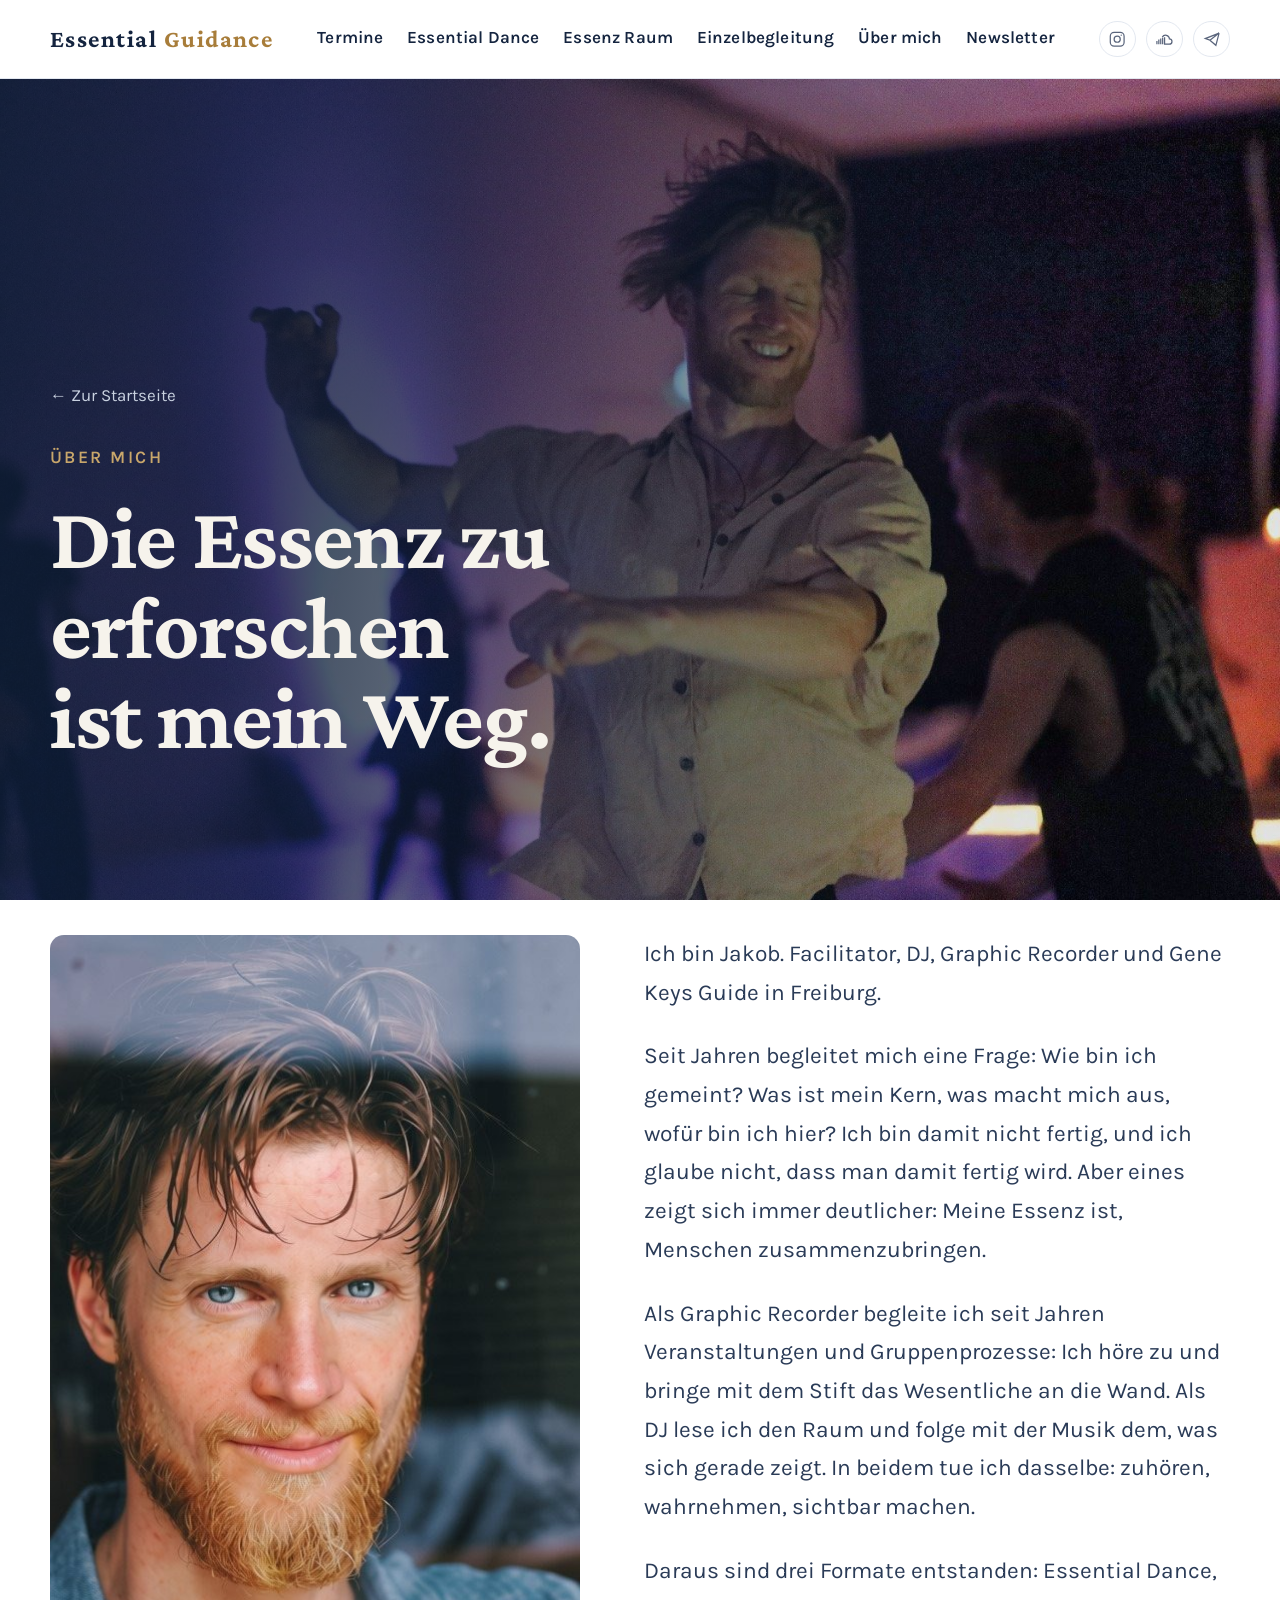
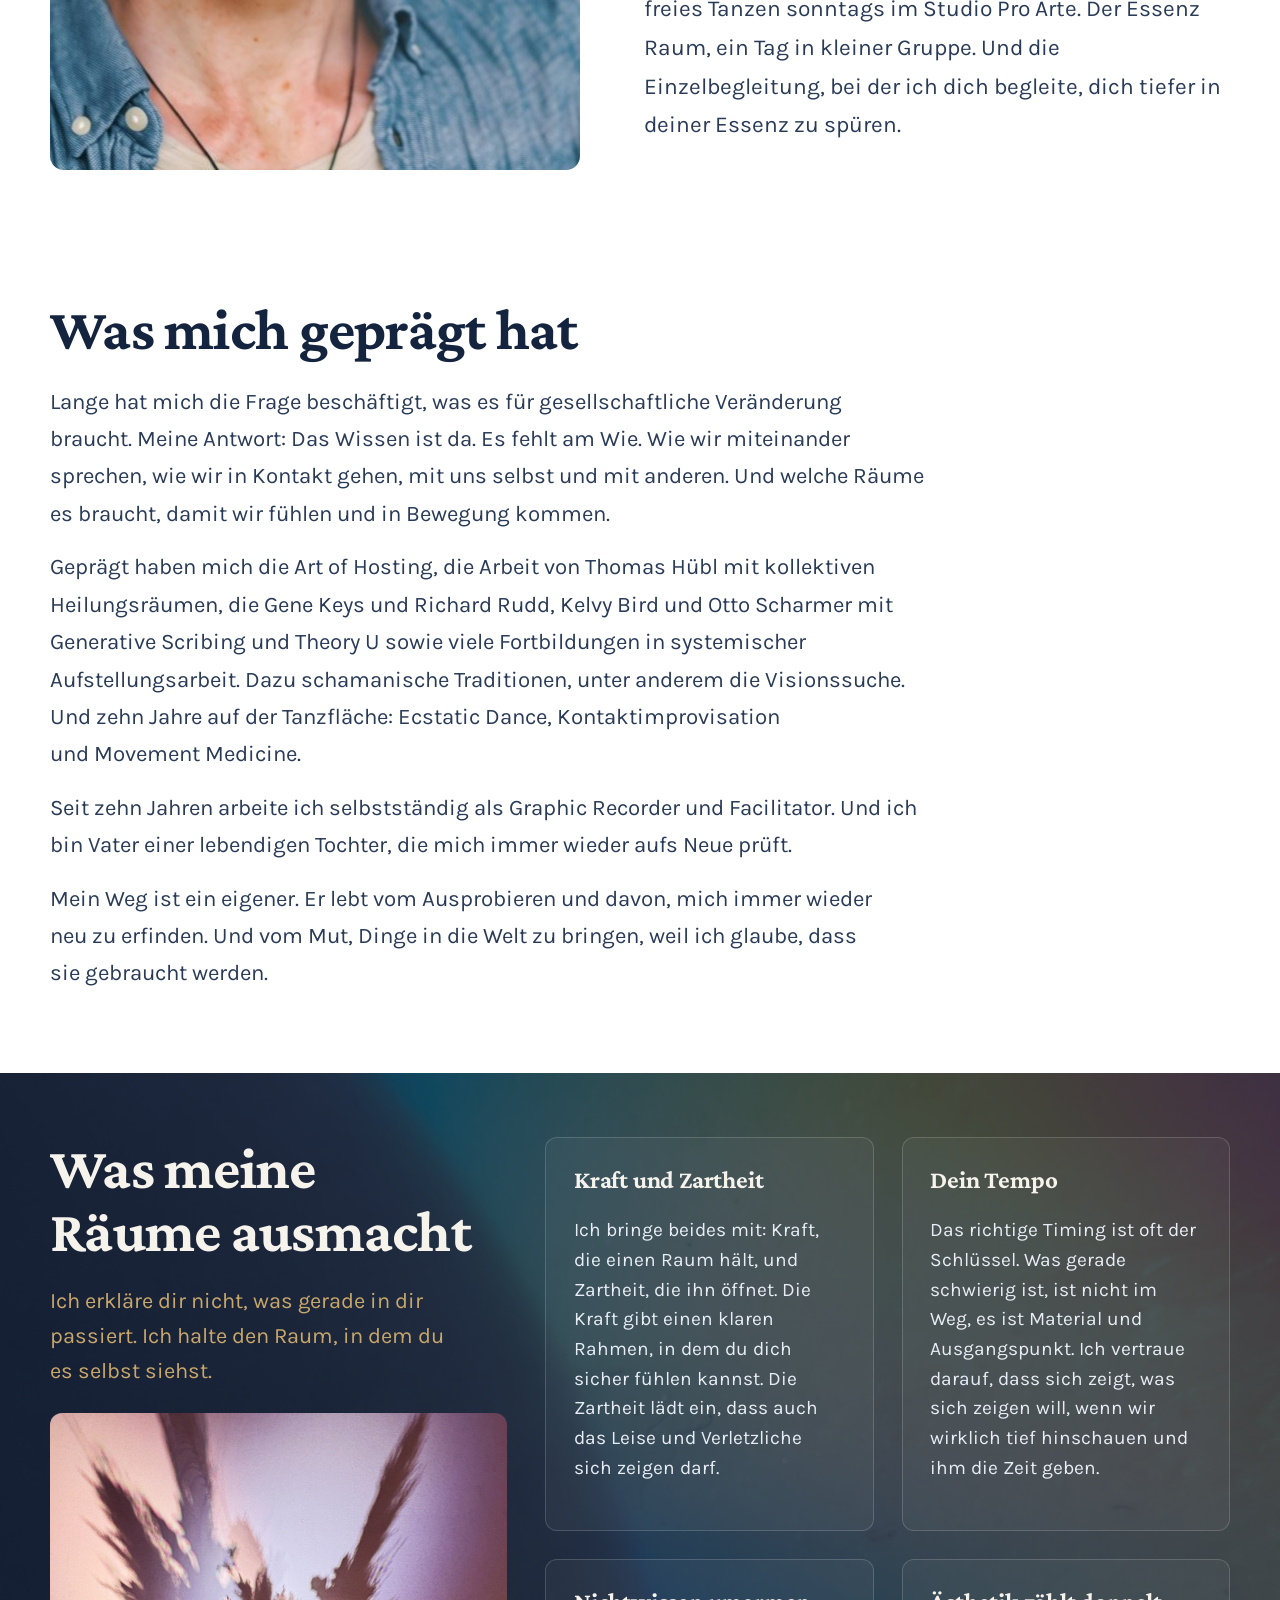
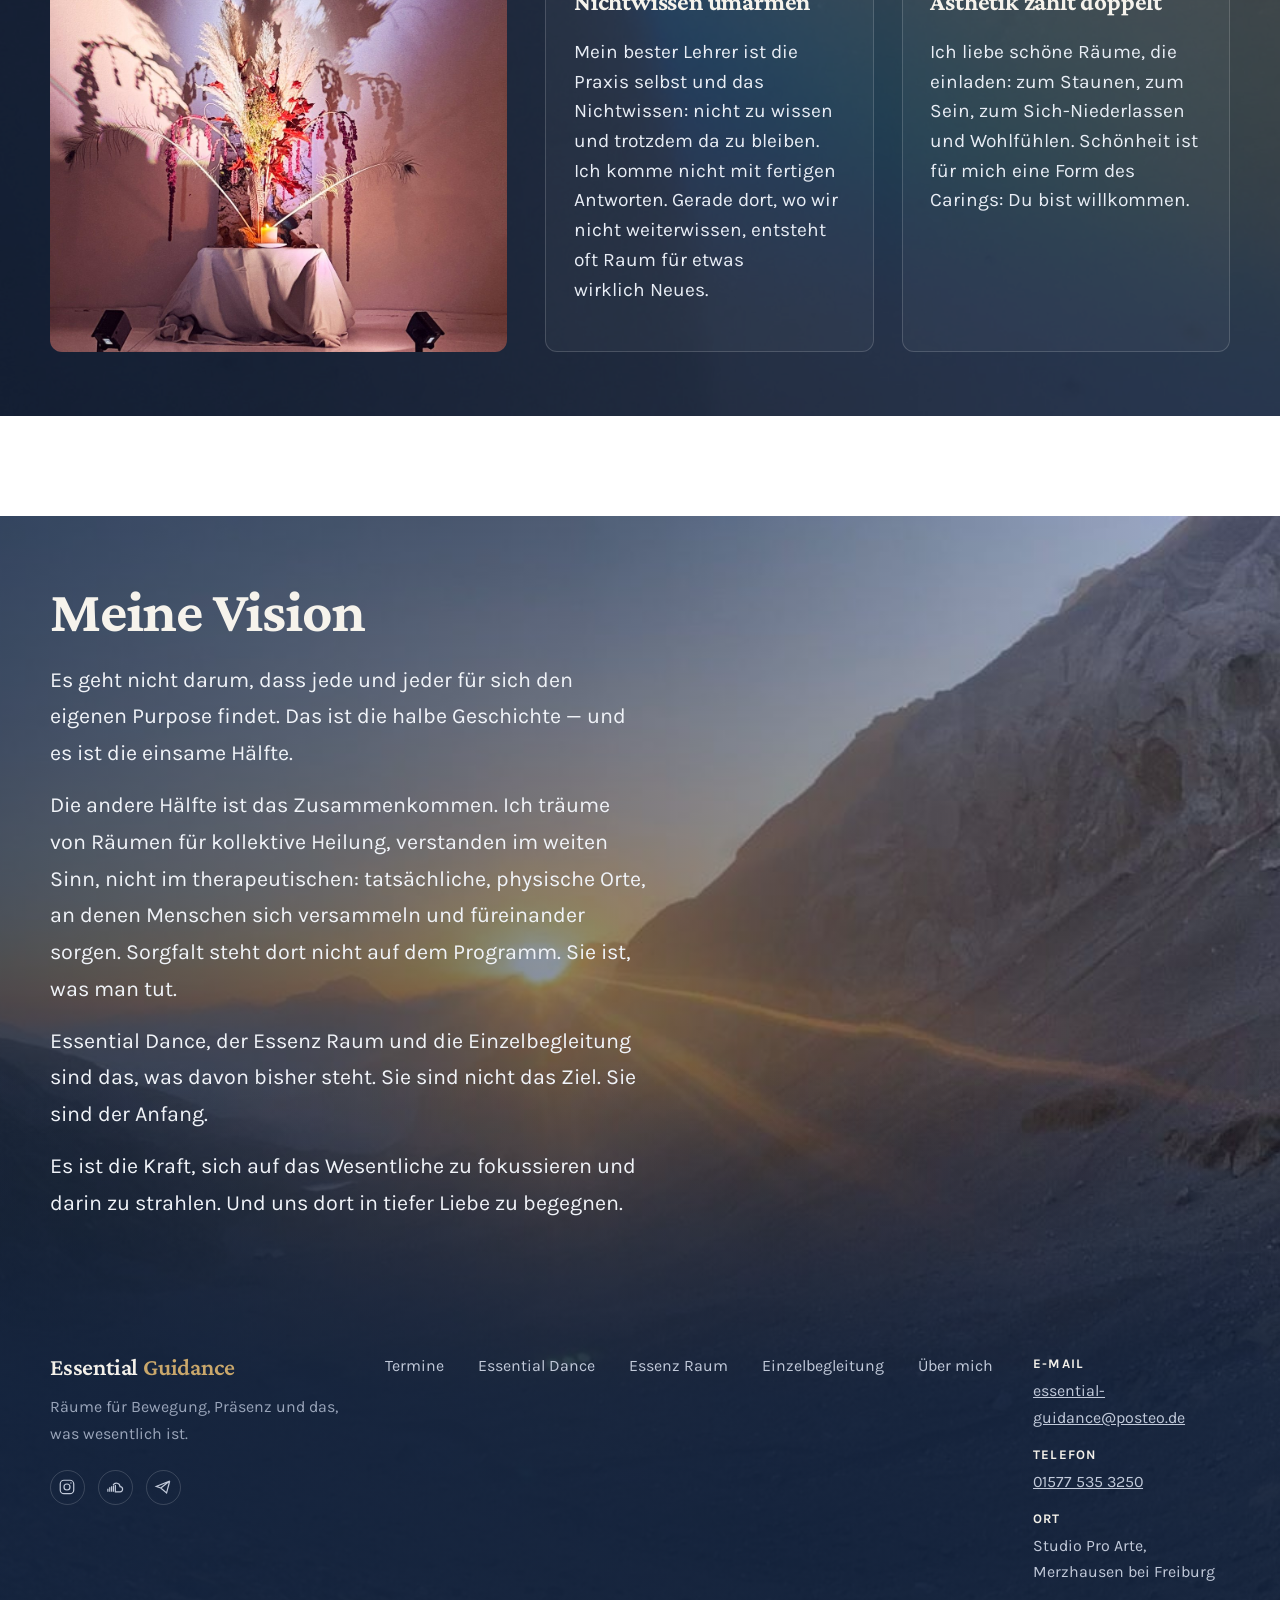
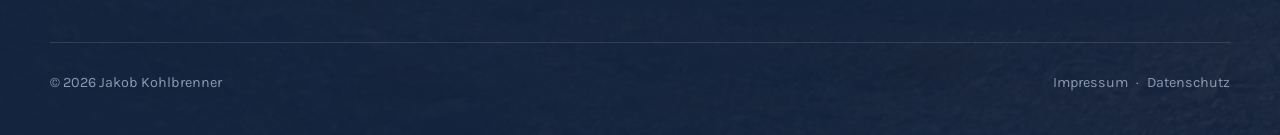
<file: ueber.html>
<!DOCTYPE html>
<html lang="de" data-theme="light">
<head>
<meta charset="utf-8">
<meta name="viewport" content="width=device-width, initial-scale=1">
<title>Über Jakob Kohlbrenner — Essential Guidance Freiburg</title>
<meta name="description" content="Jakob Kohlbrenner — Facilitator, DJ, Graphic Recorder und Gene Keys Guide in Freiburg. Über Essential Guidance und die Haltung dahinter.">




<link rel="canonical" href="https://essential-guidance.space/ueber.html">
<meta name="theme-color" content="#14243F">
<link rel="icon" href="favicon.svg" type="image/svg+xml">
<link rel="apple-touch-icon" href="apple-touch-icon.png">
<meta property="og:type" content="website">
<meta property="og:locale" content="de_DE">
<meta property="og:site_name" content="Essential Guidance">
<meta property="og:title" content="Über Jakob Kohlbrenner — Essential Guidance Freiburg">
<meta property="og:description" content="Jakob Kohlbrenner — Facilitator, DJ, Graphic Recorder und Gene Keys Guide in Freiburg. Über Essential Guidance und die Haltung dahinter.">
<meta property="og:url" content="https://essential-guidance.space/ueber.html">
<meta property="og:image" content="https://essential-guidance.space/images/img-7b661ae95a6b.jpg">
<meta name="twitter:card" content="summary_large_image">
<link rel="preconnect" href="https://fonts.bunny.net">
<link href="https://fonts.bunny.net/css?family=Crimson+Pro:400,500,600,700&display=swap" rel="stylesheet">
<link href="https://fonts.bunny.net/css?family=Karla:300,400,500,600&display=swap" rel="stylesheet">
<link rel="stylesheet" href="styles.css?v=20261009k">
<script type="application/ld+json">{"@context": "https://schema.org", "@type": "ProfilePage", "url": "https://essential-guidance.space/ueber.html", "mainEntity": {"@type": "Person", "@id": "https://essential-guidance.space/#jakob", "name": "Jakob Kohlbrenner", "jobTitle": "Facilitator, DJ, Graphic Recorder und Gene Keys Guide", "url": "https://essential-guidance.space/ueber.html", "image": "https://essential-guidance.space/images/ueber-portrait-2.jpg", "email": "essential-guidance@posteo.de", "telephone": "+4915775353250", "address": {"@type": "PostalAddress", "addressLocality": "Freiburg im Breisgau", "addressRegion": "Baden-Württemberg", "addressCountry": "DE"}, "worksFor": {"@type": "ProfessionalService", "name": "Essential Guidance", "url": "https://essential-guidance.space/"}, "knowsAbout": ["Essential Dance", "Freies Tanzen", "Ecstatic Dance", "Kontaktimprovisation", "Movement Medicine", "DJ", "Graphic Recording", "Gene Keys", "Facilitation", "Art of Hosting", "Theory U", "Systemische Aufstellungsarbeit"], "sameAs": ["https://www.instagram.com/jakobkohlbrenner/", "https://soundcloud.com/koojaa", "https://www.jakob-kohlbrenner.de/", "https://www.linkedin.com/in/jakob-kohlbrenner-58133414a/"]}}</script>
</head>
<body>

<div id="prog"></div>
<header class="top">
  <div class="wrap">
    <a class="mark" href="index.html">Essential <span>Guidance</span></a>
    <nav id="mainnav">
      <a href="termine.html">Termine</a>
      <a href="essential-dance.html">Essential Dance</a>
      <a href="essenzraum.html">Essenz Raum</a>
      <a href="einzelbegleitung.html">Einzelbegleitung</a>
      <a href="ueber.html">Über mich</a>
      <a href="index.html#kontakt">Newsletter</a>
    </nav>
    <div class="header-right">
      <div class="social-row">
        <a href="https://www.instagram.com/jakobkohlbrenner/" target="_blank" rel="noopener" aria-label="Instagram"><svg viewBox="0 0 24 24"><rect x="3" y="3" width="18" height="18" rx="5"/><circle cx="12" cy="12" r="4"/><circle cx="17.3" cy="6.7" r=".9" fill="currentColor" stroke="none"/></svg></a>
        <a href="https://soundcloud.com/koojaa" target="_blank" rel="noopener" aria-label="SoundCloud"><svg viewBox="0 0 24 24"><path d="M2.5 14.5v4M5 12.5v6M7.5 11v7.5M10 10v8.5M12.5 9.5v9h6a3.5 3.5 0 0 0 .3-7 5 5 0 0 0-9.3-2.2"/></svg></a>
        <a href="https://t.me/essentialdancee" target="_blank" rel="noopener" aria-label="Telegram"><svg viewBox="0 0 24 24"><path d="M21 4L3 11.2l6 2.1M21 4l-4.2 16L9 13.3M21 4L9 13.3"/></svg></a>
      </div>
      <button class="menu-toggle" aria-label="Menü öffnen" aria-controls="mainnav"><span></span></button>
    </div>
  </div>
</header>

<section class="hero hero-sub hero-voll">
  <div class="hero-media">
    <img data-img="ub-i0" class="hero-img" style="transform:scaleX(-1);object-position:center 30%" src="images/ueber-hero-tanz.jpg" alt="Jakob Kohlbrenner tanzt lachend mit geschlossenen Augen im violetten Licht">
  </div>
  <div class="hero-gradient"></div>
  <div class="wrap hero-content">
    <a class="backlink" href="index.html">← Zur Startseite</a>
    <span data-e="ub-28" class="eyebrow">Über mich</span>
    <h1 data-e="ub-0" class="measure">Die Essenz zu erforschen ist mein Weg.</h1>
  </div>
</section>

<div class="hero-spacer"></div>

<section>
  <div class="wrap deepgrid evengrid ueber-intro">
    <img loading="lazy" decoding="async" data-img="ub-i1" class="fillpic" style="object-position:42% 30%" src="images/ueber-portrait-2.jpg" alt="Jakob Kohlbrenner im Porträt hinter einer Fensterscheibe mit Regentropfen">
    <div class="tight">
      <p data-e="ub-1">Ich bin Jakob. Facilitator, DJ, Graphic Recorder und Gene Keys Guide in Freiburg.</p>
      <p data-e="ub-2">Seit Jahren begleitet mich eine Frage: Wie bin ich gemeint? Was ist mein Kern, was macht mich aus, wofür bin ich hier? Ich bin damit nicht fertig, und ich glaube nicht, dass man damit fertig wird. Aber eines zeigt sich immer deutlicher: Meine Essenz ist, Menschen zusammenzubringen.</p>
      <p data-e="ub-3">Als Graphic Recorder begleite ich seit Jahren Veranstaltungen und Gruppenprozesse: Ich höre zu und bringe mit dem Stift das Wesentliche an die Wand. Als DJ lese ich den Raum und folge mit der Musik dem, was sich gerade zeigt. In beidem tue ich dasselbe: zuhören, wahrnehmen, sichtbar machen.</p>
      <p data-e="ub-4">Daraus sind drei Formate entstanden: Essential Dance, freies Tanzen sonntags im Studio Pro Arte. Der Essenz Raum, ein Tag in kleiner Gruppe. Und die Einzelbegleitung, bei der ich dich begleite, dich tiefer in deiner Essenz zu spüren.</p>
    </div>
  </div>
</section>

<section>
  <div class="wrap">
    <div class="tight" style="max-width:44rem">
      <h2 data-e="ub-g0">Was mich geprägt hat</h2>
      <p data-e="ub-g1">Lange hat mich die Frage beschäftigt, was es für gesellschaftliche Veränderung braucht. Meine Antwort: Das Wissen ist da. Es fehlt am Wie. Wie wir miteinander sprechen, wie wir in Kontakt gehen, mit uns selbst und mit anderen. Und welche Räume es braucht, damit wir fühlen und in Bewegung kommen.</p>
      <div class="mehr-mobil">
      <p data-e="ub-g2">Geprägt haben mich die Art of Hosting, die Arbeit von Thomas Hübl mit kollektiven Heilungsräumen, die Gene Keys und Richard Rudd, Kelvy Bird und Otto Scharmer mit Generative Scribing und Theory U sowie viele Fortbildungen in systemischer Aufstellungsarbeit. Dazu schamanische Traditionen, unter anderem die Visionssuche. Und zehn Jahre auf der Tanzfläche: Ecstatic Dance, Kontaktimprovisation und Movement Medicine.</p>
      <p data-e="ub-g2b">Seit zehn Jahren arbeite ich selbstständig als Graphic Recorder und Facilitator. Und ich bin Vater einer lebendigen Tochter, die mich immer wieder aufs Neue prüft.</p>
      <p data-e="ub-g3">Mein Weg ist ein eigener. Er lebt vom Ausprobieren und davon, mich immer wieder neu zu erfinden. Und vom Mut, Dinge in die Welt zu bringen, weil ich glaube, dass sie gebraucht werden.</p>
      </div>
      <button type="button" class="btn ghost mehr-btn">Weiterlesen</button>
    </div>
  </div>
</section>

<section class="deep bgsect" id="raeume">
  <img loading="lazy" decoding="async" class="sect-bg" src="images/ueber-regenbogen-bg.jpg" alt="">
  <div class="sect-tint"></div>
  <div class="wrap arbeit-grid">
    <div class="arbeit-intro">
      <h2 data-e="ub-6">Was meine R&auml;ume ausmacht</h2>
      <p data-e="ub-7" class="arbeit-lead">Ich erkläre dir nicht, was gerade in dir passiert. Ich halte den Raum, in dem du es selbst siehst.</p>
      <img loading="lazy" decoding="async" data-img="ub-i9" class="arbeit-bild" src="images/ueber-altar.jpg" alt="Altar mit Pampasgras, Blumen und Kerze, Schattenspiel an der Wand">
    </div>
    <div class="arbeit-cards">
      <div class="karte"><h3 data-e="ub-8">Kraft und Zartheit</h3><p data-e="ub-9">Ich bringe beides mit: Kraft, die einen Raum hält, und Zartheit, die ihn öffnet. Die Kraft gibt einen klaren Rahmen, in dem du dich sicher fühlen kannst. Die Zartheit lädt ein, dass auch das Leise und Verletzliche sich zeigen darf.</p></div>
      <div class="karte"><h3 data-e="ub-10">Dein Tempo</h3><p data-e="ub-11">Das richtige Timing ist oft der Schlüssel. Was gerade schwierig ist, ist nicht im Weg, es ist Material und Ausgangspunkt. Ich vertraue darauf, dass sich zeigt, was sich zeigen will, wenn wir wirklich tief hinschauen und ihm die Zeit geben.</p></div>
      <div class="karte"><h3 data-e="ub-14">Nichtwissen umarmen</h3><p data-e="ub-15">Mein bester Lehrer ist die Praxis selbst und das Nichtwissen: nicht zu wissen und trotzdem da zu bleiben. Ich komme nicht mit fertigen Antworten. Gerade dort, wo wir nicht weiterwissen, entsteht oft Raum für etwas wirklich Neues.</p></div>
      <div class="karte"><h3 data-e="ub-12">&Auml;sthetik z&auml;hlt doppelt</h3><p data-e="ub-13">Ich liebe schöne Räume, die einladen: zum Staunen, zum Sein, zum Sich-Niederlassen und Wohlfühlen. Schönheit ist für mich eine Form des Carings: Du bist willkommen.</p></div>
    </div>
  </div>
</section>

<div class="vision-bg">
<section class="deep bgsect" id="vision">
  <img loading="lazy" decoding="async" class="sect-bg" src="images/ueber-vision-berge.jpg" alt="">
  <div class="sect-tint"></div>
  <div class="wrap">
    <div class="tight vision-text">
    <h2 data-e="ub-24">Meine Vision</h2>
    <p data-e="ub-25">Es geht nicht darum, dass jede und jeder f&uuml;r sich den eigenen Purpose findet. Das ist die halbe Geschichte &mdash; und es ist die einsame H&auml;lfte.</p>
    <p data-e="ub-26">Die andere H&auml;lfte ist das Zusammenkommen. Ich tr&auml;ume von R&auml;umen f&uuml;r kollektive Heilung, verstanden im weiten Sinn, nicht im therapeutischen: tats&auml;chliche, physische Orte, an denen Menschen sich versammeln und f&uuml;reinander sorgen. Sorgfalt steht dort nicht auf dem Programm. Sie ist, was man tut.</p>
    <p data-e="ub-27">Essential Dance, der Essenz Raum und die Einzelbegleitung sind das, was davon bisher steht. Sie sind nicht das Ziel. Sie sind der Anfang.</p>
    <p data-e="ub-27b">Es ist die Kraft, sich auf das Wesentliche zu fokussieren und darin zu strahlen. Und uns dort in tiefer Liebe zu begegnen.</p>
    </div>
  </div>
</section>

<footer id="kontakt-footer">
  <div class="wrap">
    <div class="fgrid">
      <div>
        <h3>Essential <span style="color:var(--gold-soft)">Guidance</span></h3>
        <p style="max-width:20rem; color:#9AA5BA">Räume für Bewegung, Präsenz und das, was wesentlich ist.</p>
      <div class="foot-social" style="margin-top:1.1rem">
        <a href="https://www.instagram.com/jakobkohlbrenner/" target="_blank" rel="noopener"><svg viewBox="0 0 24 24"><rect x="3" y="3" width="18" height="18" rx="5"/><circle cx="12" cy="12" r="4"/><circle cx="17.3" cy="6.7" r=".9" fill="currentColor" stroke="none"/></svg><span class="sr-only">Instagram</span></a>
        <a href="https://soundcloud.com/koojaa" target="_blank" rel="noopener"><svg viewBox="0 0 24 24"><path d="M2.5 14.5v4M5 12.5v6M7.5 11v7.5M10 10v8.5M12.5 9.5v9h6a3.5 3.5 0 0 0 .3-7 5 5 0 0 0-9.3-2.2"/></svg><span class="sr-only">SoundCloud</span></a>
        <a href="https://t.me/essentialdancee" target="_blank" rel="noopener"><svg viewBox="0 0 24 24"><path d="M21 4L3 11.2l6 2.1M21 4l-4.2 16L9 13.3M21 4L9 13.3"/></svg><span class="sr-only">Telegram</span></a>
      </div></div>
      <nav>
        <a href="termine.html">Termine</a>
        <a href="essential-dance.html">Essential Dance</a>
        <a href="essenzraum.html">Essenz Raum</a>
        <a href="einzelbegleitung.html">Einzelbegleitung</a>
        <a href="ueber.html">Über mich</a>
      </nav>
      
      <ul class="foot-contact">
        <li><b style="display:block;color:#F3F0E9;font-size:.78rem;letter-spacing:.09em;text-transform:uppercase;margin-bottom:.15rem">E-Mail</b><a href="mailto:essential-guidance@posteo.de">essential-guidance@posteo.de</a></li>
        <li><b style="display:block;color:#F3F0E9;font-size:.78rem;letter-spacing:.09em;text-transform:uppercase;margin-bottom:.15rem">Telefon</b><a href="tel:+4915775353250">01577 535 3250</a></li>
        <li><b style="display:block;color:#F3F0E9;font-size:.78rem;letter-spacing:.09em;text-transform:uppercase;margin-bottom:.15rem">Ort</b>Studio Pro Arte, Merzhausen bei Freiburg</li>
      </ul>
    </div>
    <div class="bottom-bar">
      <span>© 2026 Jakob Kohlbrenner</span>
      <span class="legal-links">
        <a class="legal-link" href="impressum.html">Impressum</a>
        <span>·</span>
        <a class="legal-link" href="datenschutz.html">Datenschutz</a>
      </span>
    </div>
  </div>
</footer>
</div>
<script src="main.js?v=20261009b" defer></script>


</body>
</html>
</file>
<file: styles.css>
:root{
  --ink:#14243F;
  --ink-soft:#2A3B57;
  --slate:#5A657C;
  --gold:#A87D3A;
  --gold-soft:#C9A76B;
  --paper:#FFFFFF;
  --mist:#F4F6F9;
  --line:#E3E8F0;
  --measure:38rem;
  --display:"Crimson Pro",Georgia,"Times New Roman",serif;
  --body:"Karla","Helvetica Neue",Arial,sans-serif;
}
@media (prefers-color-scheme: dark){
  :root:not([data-theme="light"]){
    --ink:#EDF1F7; --ink-soft:#C9D2E0; --slate:#9AA5BA;
    --gold:#D0AC6A; --gold-soft:#8E6F3E;
    --paper:#0E1729; --mist:#15203A; --line:#26314A;
  }
}
:root[data-theme="dark"]{
  --ink:#EDF1F7; --ink-soft:#C9D2E0; --slate:#9AA5BA;
  --gold:#D0AC6A; --gold-soft:#8E6F3E;
  --paper:#0E1729; --mist:#15203A; --line:#26314A;
}

*{box-sizing:border-box}
html{-webkit-text-size-adjust:100%}
body{
  margin:0; background:var(--paper); color:var(--ink-soft);
  font-family:var(--body); font-weight:300; font-size:17px; line-height:1.68;
  -webkit-font-smoothing:antialiased;
}
img{max-width:100%; display:block}
a{color:inherit}
h1,h2,h3{font-family:var(--display); font-weight:600; color:var(--ink); margin:0; letter-spacing:-.008em}
h1{font-size:clamp(2.9rem,7.6vw,5.2rem); line-height:1; font-weight:700; letter-spacing:-.015em}
h2{font-size:clamp(2.1rem,4.6vw,3.2rem); line-height:1.08}
h3{font-size:1.5rem; line-height:1.22; font-weight:600}
p{margin:0 0 1.1em}
.wrap{width:min(100% - 2.5rem, 68rem); margin-inline:auto}
.measure{max-width:var(--measure)}
section{padding:clamp(4rem,9vw,7.5rem) 0}
.tint{background:var(--mist)}
.deep{background:var(--ink); color:#C9D3E4}
.deep h1,.deep h2,.deep h3{color:#F6F3EC}
.deep .dnum{color:#F6F3EC}
.deep .dnum small{color:var(--gold-soft)}
.deep .dwhat p,.deep .dprice,.deep .rhythm{color:#D3DBE8}
.deep .date-row{border-top-color:rgba(255,255,255,.16)}
.deep .date-row:last-of-type{border-bottom-color:rgba(255,255,255,.16)}
.deep .btn{background:var(--gold); border-color:var(--gold); color:var(--ink)}
.deep .btn:hover,.deep .btn:focus-visible{background:transparent; color:var(--gold-soft)}
.deep .btn.ghost{background:transparent; color:#F6F3EC; border-color:rgba(255,255,255,.3)}
.deep .btn.ghost:hover{border-color:var(--gold); color:var(--gold-soft)}
.deep blockquote{border-top-color:rgba(255,255,255,.16)}
.deep blockquote p{color:#F6F3EC}
.deep summary{color:#F6F3EC}
.deep details{border-top-color:rgba(255,255,255,.16)}
.deep details:last-of-type{border-bottom-color:rgba(255,255,255,.16)}
.deep details p{color:#D3DBE8}
.deep input[type=email]{background:transparent; border-color:rgba(255,255,255,.3); color:#F6F3EC}
.deep .contact-list li{border-top-color:rgba(255,255,255,.16)}
.deep .contact-list b{color:#F6F3EC}
.deep .claim{color:#F6F3EC}

/* ---------- Kopf ---------- */
.top{
  position:sticky; top:0; z-index:20; background:var(--paper);
  border-bottom:1px solid var(--line);
}
.top .wrap{display:flex; align-items:center; justify-content:space-between; gap:1.5rem; padding:1.05rem 0}
.mark{font-family:var(--display); font-weight:600; font-size:1.4rem; color:var(--ink); text-decoration:none; letter-spacing:.06em; white-space:nowrap}
.mark span{color:var(--gold)}
nav{display:flex; gap:1.7rem; font-size:.94rem}
nav a{text-decoration:none; color:var(--slate); padding-bottom:2px; border-bottom:1px solid transparent}
nav a:hover, nav a:focus-visible, nav a.active{color:var(--ink); border-bottom-color:var(--gold)}
@media (max-width:720px){ nav{display:none} }

/* ---------- Nächster Termin ---------- */
.next{background:var(--ink); color:#F3F0E9}
.next .wrap{display:flex; flex-wrap:wrap; align-items:baseline; gap:.4rem 1.1rem; padding:.8rem 0; font-size:.94rem}
.next b{font-weight:500; color:var(--gold-soft)}
.next a{margin-left:auto; color:#F3F0E9; text-decoration:none; border-bottom:1px solid rgba(243,240,233,.4)}

/* ---------- Hero ---------- */
.hero-img{aspect-ratio:16/9; width:100%; object-fit:cover}
.hero{padding-top:clamp(3rem,7vw,5.5rem)}
.hero h1{margin-bottom:1.6rem}
.hero .lead{font-size:1.18rem; color:var(--slate); max-width:34rem}

/* ---------- Buttons ---------- */
.actions{display:flex; flex-wrap:wrap; gap:.85rem; margin-top:2.2rem}
.btn{
  display:inline-block; font-family:var(--body); font-size:.95rem; font-weight:500;
  padding:.82rem 1.6rem; text-decoration:none; border:1px solid var(--ink);
  background:var(--ink); color:var(--paper);
}
.btn:hover,.btn:focus-visible{background:transparent; color:var(--ink)}
.btn.ghost{background:transparent; color:var(--ink); border-color:var(--line)}
.btn.ghost:hover,.btn.ghost:focus-visible{border-color:var(--gold); color:var(--gold)}

/* ---------- Termine ---------- */
.date-row{
  display:grid; grid-template-columns:8.5rem 1fr auto; gap:1.8rem;
  padding:2.1rem 0; border-top:1px solid var(--line); align-items:baseline;
}
.date-row:last-of-type{border-bottom:1px solid var(--line)}
.dnum{font-family:var(--display); font-size:3.4rem; line-height:.95; color:var(--ink)}
.dnum small{display:block; font-family:var(--body); font-size:.82rem; letter-spacing:.16em; color:var(--gold); margin-top:.5rem; font-weight:600}
.dwhat h3{margin-bottom:.35rem; font-size:1.6rem}
.dwhat p{margin:0; font-size:.95rem; color:var(--slate)}
.dprice{font-family:var(--display); font-size:1.4rem; color:var(--gold); white-space:nowrap}
@media (max-width:640px){
  .date-row{grid-template-columns:5.4rem 1fr; gap:1.1rem}
  .dnum{font-size:2.1rem}
  .dprice{grid-column:2; margin-top:.3rem}
}
.rhythm{margin-top:2rem; font-size:.95rem; color:var(--slate)}
.rhythm.more-dots{margin-top:1.1rem; margin-bottom:0; font-size:.85rem; letter-spacing:.04em; color:var(--gold-soft)}
.rhythm.more-dots + .rhythm{margin-top:.5rem}

/* ---------- Formate ---------- */
.format{display:grid; grid-template-columns:1fr 1fr; gap:clamp(2rem,5vw,4.5rem); align-items:center; margin-bottom:clamp(3.5rem,7vw,6rem)}
.format:last-child{margin-bottom:0}
.format .pic{aspect-ratio:4/5; object-fit:cover; width:100%}
.format:nth-child(even) .pic{order:2}
.format h2{margin-bottom:.9rem}
.format .claim{font-family:var(--display); font-weight:500; font-size:1.52rem; line-height:1.4; color:var(--ink); margin-bottom:1.1rem}
.format .close{color:var(--gold); font-weight:500; margin-top:1.3rem; margin-bottom:0}
@media (max-width:820px){
  .format{grid-template-columns:1fr; gap:1.8rem}
  .format:nth-child(even) .pic{order:0}
}

/* ---------- Über / Zitate ---------- */
.about{display:grid; grid-template-columns:.85fr 1.15fr; gap:clamp(2rem,5vw,4rem); align-items:start}
.about .pic{aspect-ratio:3/4; object-fit:cover; width:100%}
@media (max-width:820px){ .about{grid-template-columns:1fr} }

.quotes{display:grid; grid-template-columns:repeat(auto-fit,minmax(16rem,1fr)); gap:2.6rem; margin-top:2.8rem}
blockquote{margin:0; border-top:1px solid var(--line); padding-top:1.2rem}
blockquote p{font-family:var(--display); font-size:1.24rem; line-height:1.48; color:var(--ink)}
blockquote cite{font-style:normal; font-size:.88rem; color:var(--gold); letter-spacing:.05em}

/* ---------- Newsletter / Kontakt ---------- */
.news{display:grid; grid-template-columns:1fr 1fr; gap:clamp(2rem,5vw,4rem); align-items:start}
@media (max-width:820px){ .news{grid-template-columns:1fr} }
form{display:flex; gap:.9rem; flex-wrap:wrap; margin-top:1.6rem}
form .btn{margin-top:.2rem}
input[type=email]{
  flex:1 1 15rem; padding:.8rem 1rem; font-family:var(--body); font-size:.95rem;
  border:1px solid var(--line); background:var(--paper); color:var(--ink);
}
input[type=email]:focus{outline:2px solid var(--gold); outline-offset:1px}
.contact-list{list-style:none; padding:0; margin:1.5rem 0 0; font-size:.98rem}
.contact-list li{padding:.65rem 0; border-top:1px solid var(--line)}
.contact-list b{display:block; font-weight:500; color:var(--ink); font-size:.82rem; letter-spacing:.1em; margin-bottom:.15rem}

/* ---------- FAQ ---------- */
details{border-top:1px solid var(--line); padding:1.15rem 0}
details:last-of-type{border-bottom:1px solid var(--line)}
summary{cursor:pointer; font-size:1.05rem; color:var(--ink); list-style:none; display:flex; justify-content:space-between; gap:1rem; align-items:center}
summary::-webkit-details-marker{display:none}
summary::after{content:"+"; font-family:var(--display); font-size:1.5rem; color:var(--gold); line-height:1}
details[open] summary::after{content:"–"}
details p{margin:.9rem 0 0; color:var(--slate); max-width:var(--measure)}

/* ---------- Fuß ---------- */
footer{background:var(--ink); color:#C2CADA; padding:3.5rem 0 2.5rem; font-size:.92rem}
footer h3{color:#F3F0E9; font-weight:600; font-size:1.45rem; margin-bottom:.8rem}
footer a{color:#C2CADA}
.legal{margin-top:1.6rem; font-size:.83rem; color:#8E9AB0; max-width:46rem}
.legal-block{margin-top:1.5rem; padding-top:1.2rem; border-top:1px solid rgba(255,255,255,.12); max-width:46rem}
.legal-block summary{cursor:pointer; font-size:.83rem; color:#A8B0C2; list-style:none}
.legal-block summary::-webkit-details-marker{display:none}
.legal-block p{margin:.7rem 0 0; font-size:.83rem; color:#8E9AB0}

/* ---------- Bildplatzhalter ---------- */
.ph{
  background:linear-gradient(160deg,#1B2C4A,#35476A 60%,#5C6A87);
  display:flex; align-items:flex-end; padding:1rem;
}
.ph span{font-size:.78rem; letter-spacing:.1em; color:rgba(255,255,255,.72)}

@media (prefers-reduced-motion:reduce){*{transition:none !important; animation:none !important}}

/* Fortschrittsbalken */
#prog{position:fixed;top:0;left:0;height:3px;width:0;background:var(--gold);z-index:50}

/* Termine als Kacheln */
.dates{display:grid;grid-template-columns:1fr;gap:1rem;margin-top:2.2rem}
@media (min-width:640px){ .dates{grid-template-columns:repeat(2,1fr)} }
@media (min-width:980px){ .dates{grid-template-columns:repeat(3,1fr)} }
.dcard{background:var(--ink);color:#EFEAE0;padding:1.4rem 1.3rem 1.2rem;border-radius:8px;display:flex;flex-direction:column;gap:.35rem}
@media (max-width:640px){ .dcard{padding:1.1rem 1.1rem .95rem; gap:.25rem} .dcard .day{font-size:2.2rem} .dates{gap:.7rem} }
.dcard .day{font-family:var(--display);font-weight:600;font-size:2.8rem;line-height:.95;color:#fff}
.dcard .mon{font-size:.78rem;letter-spacing:.16em;color:var(--gold-soft);font-weight:500;margin-bottom:.5rem}
.dcard h3{color:#fff;font-size:1.25rem;line-height:1.22;font-weight:600}
.dcard p{margin:0;font-size:.9rem;color:#BFC7D6;line-height:1.5}
.dcard .fee{margin-top:auto;padding-top:.9rem;font-size:.88rem;color:var(--gold-soft)}
.dcard.raum{background:#1D3055}
.dcard{position:relative;overflow:hidden}
.dcard-top{display:flex; align-items:center; gap:.8rem}
.dcard-thumb{width:3rem; height:3rem; border-radius:8px; object-fit:cover; flex:0 0 auto; opacity:.92; box-shadow:inset 0 0 0 100px rgba(15,31,56,.38)}

.dcard .thumb{position:absolute;top:0;right:0;width:6.2rem;height:6.2rem;object-fit:cover;opacity:.3;border-bottom-left-radius:60px;pointer-events:none}
.dcard>*{position:relative;z-index:1}

/* Haltung */
.stance{display:grid;grid-template-columns:repeat(2,1fr);gap:2.4rem 3rem;margin-top:2.8rem}
.stance h3{font-size:1.3rem;margin-bottom:.6rem;color:var(--ink)}
.stance p{font-size:.98rem;color:var(--slate);margin:0}
.stance .lead{font-family:var(--display);font-weight:500;font-size:1.72rem;line-height:1.4;color:var(--gold);grid-column:1/-1;max-width:34rem;margin:0 0 .5rem}
.deep .stance p{color:#D3DBE8}

/* Zitate als Boxen */
.quotes{display:grid;grid-template-columns:repeat(auto-fit,minmax(16rem,1fr));gap:1.2rem;margin-top:2.6rem}
blockquote{margin:0;border:0;border-top:0;padding:1.4rem 1.4rem 1.2rem;background:var(--mist);border-radius:14px 14px 14px 4px;position:relative}
blockquote p{font-family:var(--body);font-weight:300;font-size:1rem;line-height:1.6;color:var(--ink);margin:0 0 .9rem}
blockquote cite{font-style:normal;font-size:.84rem;color:var(--slate);letter-spacing:.02em}

/* Newsletter mit Bild */
.news-wrap{display:grid;grid-template-columns:1fr 1fr;gap:clamp(2rem,5vw,4rem);align-items:center}
.news-wrap img{aspect-ratio:4/3;object-fit:cover;width:100%;border-radius:8px}
@media (max-width:820px){.news-wrap{grid-template-columns:1fr}}

:focus-visible{outline:2px solid var(--gold); outline-offset:2px}


/* ---------- Runde 2: mehr Kraft in den Titeln, CTA-Buttons, Subpages ---------- */
h2{font-weight:700; letter-spacing:-.012em}
h3{font-weight:700}
.format h2{font-weight:700}
.cta-row{display:flex; flex-wrap:wrap; gap:.85rem; margin-top:1.6rem}

/* Rückmeldungen als Kacheln (kompakter) */
.quotes blockquote{padding:1.2rem 1.2rem 1rem}
.quotes cite{opacity:.85}

/* Unterseiten */
.backlink{display:inline-block; font-size:.85rem; color:var(--slate); text-decoration:none; margin-bottom:1.6rem; border-bottom:1px solid transparent}
.backlink:hover{color:var(--ink); border-bottom-color:var(--gold)}
.subhero{padding-top:clamp(2.5rem,6vw,4.5rem); padding-bottom:1rem}
.subhero .eyebrow, .hero-content .eyebrow{font-size:.82rem; letter-spacing:.14em; text-transform:uppercase; color:var(--gold); display:block; margin-bottom:1rem}
.subhero-flex{display:flex; align-items:flex-end; justify-content:space-between; gap:2.5rem}
.subhero-portrait{width:8.5rem; height:8.5rem; border-radius:50%; object-fit:cover; flex:0 0 auto; border:1px solid var(--line)}
@media (max-width:700px){ .subhero-flex{flex-direction:column; align-items:flex-start} .subhero-portrait{width:6rem; height:6rem} }
.gallery3{display:grid; grid-template-columns:repeat(3,1fr); gap:1rem}
.gallery3 img{width:100%; aspect-ratio:3/4; object-fit:cover; border-radius:14px}
@media (max-width:700px){ .gallery3{grid-template-columns:1fr 1fr} .gallery3 img:last-child{grid-column:1/-1; aspect-ratio:16/9} }
.gallery2{display:grid; grid-template-columns:1fr 1fr; gap:1rem}
.gallery4{display:grid; grid-template-columns:repeat(4,1fr); gap:.8rem}
.gallery4 img{aspect-ratio:3/4; object-fit:cover; border-radius:8px; width:100%}
@media (max-width:820px){ .gallery4{grid-template-columns:1fr 1fr; gap:.8rem} }
@media (max-width:480px){ .gallery4{grid-template-columns:1fr 1fr; gap:.6rem} .gallery4 img{aspect-ratio:1/1} }
.gallery2 img{width:100%; aspect-ratio:4/5; object-fit:cover; border-radius:14px}
@media (max-width:600px){ .gallery2{grid-template-columns:1fr} }
.deepgrid{display:grid; grid-template-columns:1.1fr .9fr; gap:clamp(2rem,5vw,4rem); align-items:start}
.deepgrid img.pic{width:100%}
@media (max-width:820px){ .deepgrid{grid-template-columns:1fr} }
.disclaimer{margin-top:2.4rem; padding:1.4rem 1.5rem; background:var(--mist); border-radius:8px; font-size:.9rem; color:var(--slate)}
.deep .disclaimer{background:rgba(255,255,255,.06); color:#D3DBE8}
.factbox{border:1px solid var(--line); border-radius:8px; padding:1.5rem 1.6rem}
.factbox h3{font-size:1.05rem; margin-bottom:.9rem}
.factbox dl{margin:0; display:grid; grid-template-columns:auto 1fr; gap:.5rem 1rem; font-size:.92rem}
.factbox dt{color:var(--slate)}
.factbox dd{margin:0; color:var(--ink); font-weight:500}

/* ---------- Runde 3: Social, mobiles Menü, dynamisches Termin-Badge, Pill-Buttons, Wackel-Testimonials ---------- */

/* Pill-Buttons statt eckig */
.btn{border-radius:999px}

/* Header: Social-Icons + mobiles Menü */
.top .wrap{flex-wrap:nowrap}
.header-right{display:flex; align-items:center; gap:1.1rem}
.social-row{display:flex; align-items:center; gap:.6rem}
.social-row a{
  display:flex; align-items:center; justify-content:center;
  width:2.1rem; height:2.1rem; border-radius:50%; border:1px solid var(--line);
  color:var(--slate); text-decoration:none; flex:0 0 auto;
}
.social-row a:hover{border-color:var(--gold); color:var(--gold)}
.social-row svg{width:1.05rem; height:1.05rem; fill:none; stroke:currentColor; stroke-width:1.6}

.menu-toggle{
  display:none; width:2.4rem; height:2.4rem; border:1px solid var(--line); border-radius:50%;
  background:transparent; align-items:center; justify-content:center; cursor:pointer; flex:0 0 auto;
}
.menu-toggle span, .menu-toggle span::before, .menu-toggle span::after{
  content:""; display:block; width:1.05rem; height:1.5px; background:var(--ink); position:relative;
}
.menu-toggle span::before{position:absolute; top:-.4rem}
.menu-toggle span::after{position:absolute; top:.4rem}

@media (max-width:900px){
  .menu-toggle{display:flex}
  nav{
    display:none; position:absolute; top:100%; left:0; right:0; background:var(--paper);
    border-bottom:1px solid var(--line); flex-direction:column; gap:0; padding:.5rem 0;
    box-shadow:0 12px 24px -12px rgba(15,31,56,.18);
  }
  nav.open{display:flex}
  nav a{padding:.9rem var(--gutter,1.25rem); border-bottom:1px solid var(--line)}
  .top .wrap{position:relative}
}

/* Dynamisches Termin-Badge im Hero */
.hero-badge{
  display:inline-flex; align-items:center; gap:.6rem; font-size:.86rem; color:var(--slate);
  border:1px solid var(--line); border-radius:999px; padding:.5rem 1.1rem; margin-bottom:1.6rem;
}
.hero-badge .dot{width:.5rem; height:.5rem; border-radius:50%; background:var(--gold); flex:0 0 auto}
.hero-badge b{color:var(--ink); font-weight:600}

/* Testimonial-Kacheln: leichter Wackel-Effekt beim Hover */
.quotes blockquote{transition:transform .25s ease, box-shadow .25s ease}
.quotes blockquote:hover{transform:rotate(-1deg) translateY(-3px); box-shadow:0 14px 28px -18px rgba(15,31,56,.35)}
.quotes blockquote:nth-child(even):hover{transform:rotate(1deg) translateY(-3px)}

/* SoundCloud: schlanke, aufklappbare Leiste statt fixem Kasten */
.sc-block{
  margin-top:1.8rem; padding:0; border:1px solid var(--line); border-radius:14px;
  max-width:26rem; overflow:hidden;
}
.deep .sc-block{border-color:rgba(255,255,255,.16)}
.sc-block .sc-head{
  display:flex; flex-wrap:wrap; align-items:center; justify-content:space-between; gap:1rem;
  padding:.9rem 1.1rem; cursor:pointer; list-style:none;
}
.sc-block summary::-webkit-details-marker{display:none}
.sc-block .sc-text{display:flex; align-items:center; gap:.75rem}
.sc-block svg{width:1.5rem; height:1.5rem; flex:0 0 auto; color:var(--gold)}
.sc-block h3{margin-bottom:.1rem; font-size:.98rem}
.sc-block p{margin:0; font-size:.82rem; color:var(--slate)}
.deep .sc-block p{color:#D3DBE8}
.sc-block .sc-arrow{font-size:.78rem; letter-spacing:.06em; color:var(--gold); flex:0 0 auto}
.sc-block[open] .sc-arrow::after{content:" ▲"}
.sc-block:not([open]) .sc-arrow::after{content:" ▾"}
.sc-block .sc-body{padding:0 1.1rem 1.1rem}
.sc-block .sc-frame{display:block; width:100%}

/* Ablauf-Schritte (Essential Dance Unterseite) */
.steps{margin-top:2rem}
.step{display:grid; grid-template-columns:2.6rem 1fr; gap:1.1rem; padding:1.3rem 0; border-top:1px solid var(--line)}
.step:last-child{border-bottom:1px solid var(--line)}
.step .num{
  width:2.6rem; height:2.6rem; border-radius:50%; border:1px solid var(--gold); color:var(--gold);
  display:flex; align-items:center; justify-content:center; font-family:var(--display); font-size:1.2rem;
}
.step h3{font-size:1.1rem; margin-bottom:.3rem}
.step p{margin:0; color:var(--slate); font-size:.94rem}
.step .time{color:var(--gold); font-weight:600; font-size:.82rem; letter-spacing:.05em; display:block; margin-bottom:.2rem}

/* Footer neu strukturiert */
footer .fgrid{display:grid; grid-template-columns:1.5fr 1fr 1fr; gap:2.4rem 2rem; align-items:start}
footer .fgrid nav a{padding:0; border:0; display:block; margin-bottom:.5rem; font-size:.9rem}
@media (max-width:820px){ footer .fgrid{grid-template-columns:1fr 1fr; gap:2rem 1.5rem} }
@media (max-width:520px){ footer .fgrid{grid-template-columns:1fr; gap:1.8rem} }
.foot-social{display:flex; flex-direction:row; flex-wrap:wrap; gap:.65rem}
.foot-social a{
  display:inline-flex; align-items:center; justify-content:center; color:#C2CADA; text-decoration:none;
  width:2.3rem; height:2.3rem; border:1px solid rgba(255,255,255,.16); border-radius:50%; flex:0 0 auto;
}
.foot-social a:hover{border-color:var(--gold-soft); color:var(--gold-soft)}
.foot-social svg{width:1.05rem; height:1.05rem; fill:none; stroke:currentColor; stroke-width:1.6}
.sr-only{position:absolute; width:1px; height:1px; padding:0; margin:-1px; overflow:hidden; clip:rect(0,0,0,0); white-space:nowrap; border:0}
.foot-contact{list-style:none; padding:0; margin:0; font-size:.9rem}
.foot-contact li{margin-bottom:.6rem}
.bottom-bar{display:flex; flex-wrap:wrap; gap:.6rem 1.2rem; align-items:center; justify-content:space-between; margin-top:2.2rem; padding-top:1.4rem; border-top:1px solid rgba(255,255,255,.12); font-size:.83rem; color:#8E9AB0}
.bottom-bar .legal-links{display:flex; gap:.4rem; flex-wrap:wrap; align-items:center}
.bottom-bar details{border:0; padding:0; display:inline}
.bottom-bar summary{font-size:.83rem; color:#8E9AB0; display:inline}
.bottom-bar summary:hover{color:var(--gold-soft)}
.legal-popover{max-width:34rem; margin-top:.6rem; font-size:.83rem; color:#8E9AB0}

/* ---------- Runde 4: Hero als Bild-Overlay, Termine-Feintuning, Player ---------- */

/* Hero: Text liegt direkt auf dem Bild, kein zweites Scrollen nötig */
.hero{position:relative; padding-top:0; min-height:min(94vh,60rem); display:flex; align-items:flex-end; overflow:hidden}
.hero-media{position:absolute; inset:0; z-index:0}
.hero-media .hero-img{width:100%; height:100%; object-fit:cover; object-position:78% center}
.hero-spacer{height:clamp(3.5rem,7vw,6rem); background:var(--paper)}
.hero-spacer + section{padding-top:clamp(1.2rem,3vw,2rem)}
.hero-gradient{
  position:absolute; inset:0;
  background:linear-gradient(100deg, rgba(15,31,56,.88) 0%, rgba(15,31,56,.75) 30%, rgba(15,31,56,.45) 56%, rgba(15,31,56,.10) 78%);
}
.hero-content{position:relative; z-index:1; padding:clamp(1rem,2.8vw,1.7rem) 0 clamp(1.1rem,2.6vw,1.7rem)}
.hero-content h1{color:#F6F3EC}
.hero-content .lead{color:#DDE4F0}
.hero-content .hero-badge{border-color:rgba(255,255,255,.35); color:#F0EEE8}
.hero-content .hero-badge b{color:#fff}
.hero-content .btn.ghost{border-color:rgba(255,255,255,.55); color:#fff}
.hero-content .btn.ghost:hover{border-color:var(--gold); color:var(--gold-soft)}
.hero-content .btn:not(.ghost):hover, .hero-content .btn:not(.ghost):focus-visible{background:var(--gold); border-color:var(--gold); color:var(--ink)}
@media (max-width:700px){
  .hero{min-height:84vh; align-items:flex-end}
  .hero-gradient{background:linear-gradient(190deg, rgba(15,31,56,.4) 0%, rgba(15,31,56,.86) 62%)}
}

/* Unterseiten-Hero: gleiches Bild-plus-Text-Prinzip wie die Startseite, nur kompakter */
.hero-sub{min-height:min(64vh,38rem)}
.hero-sub .hero-content{padding:clamp(1.6rem,4.5vw,2.6rem) 0 clamp(1.5rem,3.5vw,2.1rem)}
.hero-content .backlink{color:#C9D2E0; border-bottom-color:transparent}
.hero-content .backlink:hover{color:#fff; border-bottom-color:var(--gold)}
@media (max-width:700px){ .hero-sub{min-height:58vh} }

/* Termine: Kopfzeile mit "Alle Termine"-Button oben rechts */
.termine-head{display:flex; flex-wrap:wrap; align-items:baseline; justify-content:space-between; gap:1rem}
.termine-head .btn{flex:0 0 auto}

/* Kachel-Icon zur Unterscheidung Dance / Essenzraum */
.dcard .kind-icon{position:absolute; top:1rem; right:1rem; width:1.6rem; height:1.6rem; opacity:.35; stroke:#fff; fill:none; stroke-width:1.5}

/* SoundCloud-Player im CTA-Block */
.sc-block{flex-direction:column; align-items:stretch}
.sc-block .sc-head{display:flex; align-items:center; justify-content:space-between; gap:1rem; flex-wrap:wrap}
.sc-block iframe{margin-top:1.1rem; border-radius:8px}

/* ---------- Runde 5: helle Terminkacheln, Stimmen mit Gesicht, kompakteres Spacing ---------- */

/* Terminkacheln heben sich jetzt hell vom dunkelblauen Block ab */
.deep .dcard{
  background:#F7F4ED; color:#46536C; border:1px solid rgba(255,255,255,.10);
  box-shadow:0 20px 38px -26px rgba(0,0,0,.6);
}
.deep .dcard .day{color:#14243F}
.deep .dcard .mon{color:#8A6528}
.deep .dcard h3{color:#14243F}
.deep .dcard p{color:#5A657C}
.deep .dcard .fee{color:#8A6528; border-top:1px solid rgba(20,36,63,.13); margin-top:auto; padding-top:.85rem}
.deep .dcard .kind-icon{stroke:#14243F; opacity:.2}
/* Essenzraum-Tage: warmer Ton plus goldene Kante */
.deep .dcard.raum{background:#F3ECDC}
.deep .dcard.raum::before{content:""; position:absolute; left:0; top:0; bottom:0; width:4px; background:var(--gold)}
.dcard-thumb{box-shadow:inset 0 0 0 100px rgba(15,31,56,.30)}

/* Stimmen: acht Kacheln, leicht unterschiedliche Töne, Gesicht und Name */
.quotes{grid-template-columns:repeat(auto-fit,minmax(15rem,1fr)); gap:1rem}
.quotes blockquote:nth-child(4n+1){background:#F2F5F9}
.quotes blockquote:nth-child(4n+2){background:#F7F2E8}
.quotes blockquote:nth-child(4n+3){background:#F0F4EF}
.quotes blockquote:nth-child(4n+4){background:#F6F1F1}
.quotes blockquote p{margin-bottom:0}
.q-person{display:flex; align-items:center; gap:.7rem; margin-top:1.05rem}
.q-avatar{
  width:2.4rem; height:2.4rem; border-radius:50%; flex:0 0 auto;
  background:linear-gradient(150deg,#2A3B57,#5C6A87);
  display:flex; align-items:center; justify-content:center;
}
.q-avatar svg{width:1.05rem; height:1.05rem; stroke:rgba(255,255,255,.8); fill:none; stroke-width:1.4}
.q-name{display:block; font-size:.87rem; font-weight:500; color:var(--ink); font-style:normal; line-height:1.3}
.q-where{display:block; font-size:.77rem; color:var(--slate); letter-spacing:.02em}
@media (max-width:640px){
  .quotes{display:block; columns:2; column-gap:.65rem; margin-top:2rem}
  .quotes blockquote{break-inside:avoid; margin:0 0 .65rem; padding:.95rem .9rem .85rem; border-radius:14px 12px 12px 4px}
  .quotes blockquote p{font-size:.87rem; line-height:1.52}
  .quotes blockquote:hover{transform:none; box-shadow:none}
  .q-person{gap:.5rem; margin-top:.8rem}
  .q-avatar{width:1.85rem; height:1.85rem}
  .q-avatar svg{width:.85rem; height:.85rem}
  .q-name{font-size:.79rem}
  .q-where{font-size:.71rem}
}

/* Kompakteres Textspacing, wo Absätze eng zusammengehören */
.tight p{margin-bottom:.72em}
.tight p.close{margin-top:1rem}
.tight .lead{margin-bottom:.9em}

/* Bildband über die volle Breite */
.imgband{width:100%; height:clamp(10rem,24vw,19rem); object-fit:cover; display:block}

/* Quadratische Variante der Vierer-Galerie */
.gallery4.sq img{aspect-ratio:1/1}

/* Pakete / Preisstaffel */
.pakete{display:grid; grid-template-columns:repeat(auto-fit,minmax(14rem,1fr)); gap:1rem; margin-top:2.2rem}
.paket{border:1px solid var(--line); border-radius:14px; padding:1.5rem 1.5rem 1.3rem; display:flex; flex-direction:column}
.paket.hebt{border-color:var(--gold)}
.paket .tag{font-size:.73rem; letter-spacing:.13em; text-transform:uppercase; color:var(--gold); font-weight:600}
.paket h3{font-size:1.18rem; margin:.5rem 0 0}
.paket .preis{font-family:var(--display); font-size:1.95rem; color:var(--ink); line-height:1.05; margin:.7rem 0 0}
.paket .preis small{display:block; font-family:var(--body); font-size:.79rem; color:var(--slate); letter-spacing:.03em; margin-top:.35rem; font-weight:400}
.paket p{font-size:.92rem; color:var(--slate); margin:.8rem 0 0}

/* Disclaimer unten auf der Seite statt im Footer */
.disclaimer{margin-top:0; font-size:.87rem; line-height:1.6}
.disclaimer b{display:block; color:var(--ink); font-weight:600; font-size:.83rem; letter-spacing:.09em; text-transform:uppercase; margin-bottom:.5rem}

/* ---------- Runde 6: Terminkacheln dezenter, Bild rechts, Stimmen ohne Grün/Rot ---------- */

/* Kacheln nicht mehr knallig weiß, sondern gedämpft — das Dunkelblau scheint durch */
.deep .dcard{background:rgba(243,239,230,.84); box-shadow:0 18px 34px -28px rgba(0,0,0,.5)}
.deep .dcard.raum{background:rgba(240,229,205,.80)}
.deep .dcard .kind-icon{display:none}

/* Bild größer und nach rechts, mit Transparenz */
.dcard-top{display:flex; align-items:center; gap:1rem; justify-content:space-between}
.dcard-top > div{order:1}
.dcard-thumb{order:2; width:4.4rem; height:4.4rem; border-radius:8px; opacity:.62; box-shadow:none; filter:saturate(.85)}
@media (max-width:640px){ .dcard-thumb{width:3.6rem; height:3.6rem} }

/* Stimmen: nur Blau, Sand/Gold, Lila, Magenta — kein Grün, kein Rot */
.quotes blockquote:nth-child(4n+1){background:#F1F4F9}
.quotes blockquote:nth-child(4n+2){background:#F7F2E8}
.quotes blockquote:nth-child(4n+3){background:#F3F1F8}
.quotes blockquote:nth-child(4n+4){background:#F7F1F6}

/* Elemente-Raster (Essenzraum: Womit wir arbeiten) */
.elems{display:grid; grid-template-columns:repeat(auto-fit,minmax(15rem,1fr)); gap:1.6rem 2.4rem; margin-top:2.4rem}
.elems h3{font-size:1.12rem; margin-bottom:.45rem}
.elems p{font-size:.95rem; color:var(--slate); margin:0}

/* ---------- Runde 7: Terminkacheln wieder fester, Bildhintergrund in der Termine-Sektion ---------- */

/* Sektions-Hintergrundbild mit kräftigem Blau darüber */
.deep#termine{position:relative; overflow:hidden}
.sect-bg{position:absolute; inset:0; width:100%; height:100%; object-fit:cover; object-position:center; z-index:0}
.sect-tint{position:absolute; inset:0; z-index:0;
  background:linear-gradient(180deg, rgba(13,26,48,.90) 0%, rgba(13,26,48,.82) 45%, rgba(13,26,48,.91) 100%)}
#termine > .wrap{position:relative; z-index:1}

/* Kacheln wieder fest statt blass */
.deep .dcard{background:#F7F4EC; box-shadow:0 22px 40px -26px rgba(0,0,0,.7)}
.deep .dcard.raum{background:#F4EDDC}
.dcard-thumb{opacity:.82; filter:none}

/* ---------- Runde 8: Kalender hell mit Bildkarten, schräge Stimmen, Icons, aufklappbare Pakete ---------- */

/* Sektions-Eyebrow mit goldenem Strich */
.sect-eyebrow{display:block; font-size:.76rem; letter-spacing:.15em; text-transform:uppercase;
  color:var(--gold); font-weight:600; margin-bottom:.8rem}
.sect-eyebrow::after{content:""; display:block; width:2.6rem; height:1px; background:var(--gold); margin-top:.7rem}
.termine-head{align-items:flex-end}

/* Terminkarten: hell, Bild oben */
.dates{grid-template-columns:1fr; gap:1.4rem; margin-top:2.6rem}
@media (min-width:640px){ .dates{grid-template-columns:repeat(2,1fr)} }
@media (min-width:980px){ .dates{grid-template-columns:repeat(3,1fr)} }
.dcard{
  background:var(--paper); color:var(--ink-soft); border:1px solid var(--line); border-radius:14px;
  overflow:hidden; padding:0; display:flex; flex-direction:column; gap:0;
  transition:transform .28s ease, box-shadow .28s ease, border-color .28s ease;
}
.dcard:hover{transform:translateY(-5px); box-shadow:0 26px 46px -26px rgba(15,31,56,.45)}
.dcard-img{width:100%; aspect-ratio:16/10; object-fit:cover; display:block}
.dcard-body{padding:1.35rem 1.35rem 1.25rem; display:flex; flex-direction:column; flex:1}
.dcard-date{font-size:.74rem; letter-spacing:.11em; text-transform:uppercase; color:var(--gold);
  font-weight:600; margin-bottom:.55rem}
.dcard h3{font-size:1.3rem; line-height:1.2; color:var(--ink); margin-bottom:.5rem; font-weight:600}
.dcard p{margin:0; font-size:.93rem; color:var(--slate); line-height:1.5}
.dcard-foot{margin-top:auto; padding-top:1.1rem; border-top:1px solid var(--line);
  display:flex; align-items:center; justify-content:space-between; gap:.8rem; flex-wrap:wrap}
.dcard-fee{font-family:var(--display); font-size:1.12rem; color:var(--ink); line-height:1.2}
.dcard-link{font-size:.84rem; text-decoration:none; color:var(--ink); border:1px solid var(--line);
  border-radius:999px; padding:.42rem 1.05rem; white-space:nowrap; transition:border-color .2s, color .2s}
.dcard-link:hover{border-color:var(--gold); color:var(--gold)}
/* Essenzraum-Tage: goldene Kante */
.dcard.raum{border-color:var(--gold-soft)}
.dcard.raum::before{display:none}
.rhythm.more-dots{color:var(--gold)}

/* Stimmen: leicht schräg, eine dunkle Karte, Trennlinie über der Person */
.quotes blockquote{transform:rotate(-.55deg); border-radius:14px}
.quotes blockquote:nth-child(2n){transform:rotate(.65deg)}
.quotes blockquote:nth-child(3n){transform:rotate(-.3deg)}
.quotes blockquote:hover,.quotes blockquote:nth-child(even):hover{transform:rotate(0deg) translateY(-5px);
  box-shadow:0 20px 38px -22px rgba(15,31,56,.4)}
.q-person{border-top:1px solid rgba(15,31,56,.10); padding-top:.9rem}
.quotes blockquote:nth-child(6){background:var(--ink)}
.quotes blockquote:nth-child(6) p{color:#F6F3EC}
.quotes blockquote:nth-child(6) .q-name{color:#F6F3EC}
.quotes blockquote:nth-child(6) .q-where{color:#AEB9CB}
.quotes blockquote:nth-child(6) .q-person{border-top-color:rgba(255,255,255,.18)}
@media (max-width:640px){ .quotes blockquote{transform:none} }

/* Ablauf-Schritte mit Icon statt Ziffer */
.step .num{border-color:var(--gold-soft)}
.step .num svg{width:1.25rem; height:1.25rem; fill:none; stroke:var(--gold); stroke-width:1.5;
  stroke-linecap:round; stroke-linejoin:round}

/* Pakete: anklickbar, goldener Balken, Detail klappt auf */
.pakete{align-items:stretch}
.paket{position:relative; text-align:left; font:inherit; color:inherit; background:var(--paper);
  cursor:pointer; transition:border-color .25s, box-shadow .25s, transform .25s}
.paket:hover{transform:translateY(-3px); box-shadow:0 18px 34px -26px rgba(15,31,56,.45)}
.paket::after{content:""; position:absolute; left:1.4rem; right:1.4rem; bottom:0; height:3px;
  background:var(--gold); border-radius:3px; transform:scaleX(0); transform-origin:left;
  transition:transform .3s ease}
.paket.is-open::after{transform:scaleX(1)}
.paket.is-open{border-color:var(--gold-soft)}
.paket .more{margin-top:1rem; font-size:.8rem; letter-spacing:.08em; text-transform:uppercase;
  color:var(--gold); font-weight:600}
.paket.is-open .more::after{content:" –"}
.paket:not(.is-open) .more::after{content:" +"}
.paket-panel{display:none; margin-top:1.4rem; border:1px solid var(--gold-soft); border-radius:14px;
  padding:1.6rem 1.7rem; background:var(--paper); animation:panelIn .32s ease}
.paket-panel.is-open{display:block}
@keyframes panelIn{from{opacity:0; transform:translateY(-8px)} to{opacity:1; transform:none}}
.panel-grid{display:grid; grid-template-columns:repeat(auto-fit,minmax(13rem,1fr)); gap:1.4rem 2rem; margin-top:1.2rem}
.panel-grid h4{margin:0 0 .4rem; font-family:var(--body); font-size:.76rem; letter-spacing:.13em;
  text-transform:uppercase; color:var(--gold); font-weight:600}
.panel-grid p{margin:0; font-size:.93rem; color:var(--slate)}
.panel-ico{width:1.6rem; height:1.6rem; fill:none; stroke:var(--gold); stroke-width:1.4;
  stroke-linecap:round; stroke-linejoin:round; margin-bottom:.7rem; display:block}

/* Essenzraum-Karten hell halten (alte dunkle Regel ueberschreiben) */
.dcard.raum{background:#FBF6EC}
.dcard.raum h3{color:var(--ink)}
.dcard.raum p{color:var(--slate)}
.dcard.raum .dcard-fee{color:var(--ink)}
.dcard.raum .dcard-foot{border-top-color:rgba(168,125,58,.28)}
.dcard.raum .dcard-link{border-color:rgba(168,125,58,.4)}

/* ---------- Runde 9: Terminkacheln kompakt, dunkle Blöcke auf Unterseiten ---------- */

/* Kompakte Kacheln — auch auf dem Handy zweispaltig */
.dates{gap:1rem; margin-top:2.2rem; grid-template-columns:1fr 1fr}
@media (min-width:760px){ .dates{grid-template-columns:repeat(3,1fr)} }
.dcard{border-radius:14px}
.dcard-img{aspect-ratio:16/9}
.dcard-body{padding:.95rem 1rem 1rem}
.dcard-date{font-size:.68rem; letter-spacing:.09em; margin-bottom:.35rem}
.dcard h3{font-size:1.06rem; line-height:1.22; margin-bottom:.28rem}
.dcard p{font-size:.85rem; line-height:1.45}
.dcard .dcard-link{align-self:flex-start; margin-top:.85rem; padding:.34rem .85rem; font-size:.78rem}
@media (min-width:760px){
  .dcard-body{padding:1.1rem 1.15rem 1.15rem}
  .dcard h3{font-size:1.18rem}
  .dcard p{font-size:.9rem}
}
.dcard-foot,.dcard-fee{display:none}

/* Titel auf den Unterseiten: Die Musik / Der Raum größer */
.bigsub{font-size:clamp(1.75rem,3.4vw,2.5rem); line-height:1.12; font-weight:700;
  font-family:var(--display); color:var(--ink); letter-spacing:-.01em; margin-bottom:.9rem}

/* Engere Sektion, wo Blöcke direkt zusammengehören */
.pull-up{padding-top:clamp(1.2rem,2.6vw,2rem)}
.pull-tight{padding-top:clamp(1.4rem,3vw,2.4rem); padding-bottom:clamp(1.4rem,3vw,2.4rem)}

/* Pakete auf dunklem Grund */
.deep .paket{background:rgba(255,255,255,.055); border-color:rgba(255,255,255,.16); color:#C9D3E4}
.deep .paket h3{color:#F6F3EC}
.deep .paket .preis{color:#F6F3EC}
.deep .paket .preis small{color:#D3DBE8}
.deep .paket p{color:#D3DBE8}
.deep .paket.hebt{border-color:var(--gold); background:rgba(168,125,58,.14)}
.deep .paket:hover{box-shadow:0 20px 38px -26px rgba(0,0,0,.7)}
.deep .paket-panel{background:rgba(255,255,255,.05); border-color:rgba(255,255,255,.2)}
.deep .paket-panel h3{color:#F6F3EC}
.deep .panel-grid p{color:#D3DBE8}
.deep .lead{color:#C9D3E4}
.deep .rhythm{color:#D3DBE8}

/* Sektion mit Bild als Hintergrund und dunklem Overlay */
.bgsect{position:relative; overflow:hidden; background:var(--ink)}
.bgsect > .sect-bg{position:absolute; inset:0; width:100%; height:100%; object-fit:cover; z-index:0}
.bgsect > .sect-tint{position:absolute; inset:0; z-index:0;
  background:linear-gradient(180deg, rgba(13,26,48,.93) 0%, rgba(13,26,48,.86) 50%, rgba(13,26,48,.94) 100%)}
.bgsect > .wrap{position:relative; z-index:1}

/* Bild neben den Ablauf-Schritten, über die volle Höhe */
.steps-grid{display:grid; grid-template-columns:1.25fr .75fr; gap:clamp(2rem,4vw,3.5rem); align-items:stretch}
.steps-grid .tallpic{width:100%; height:100%; object-fit:cover; border-radius:14px; min-height:20rem}
@media (max-width:820px){ .steps-grid{grid-template-columns:1fr} .steps-grid .tallpic{min-height:16rem; aspect-ratio:4/3; height:auto} }

/* Über mich: Bild und Text auf gleicher Höhe */
.evengrid{align-items:stretch}
.evengrid .fillpic{width:100%; height:100%; object-fit:cover; border-radius:14px; min-height:22rem}
@media (max-width:820px){ .evengrid .fillpic{min-height:0; aspect-ratio:4/5; height:auto} }

/* ---------- Runde 10: Dreier-Raster, sanftes Einblenden beim Scrollen ---------- */
.trio{display:grid; grid-template-columns:repeat(auto-fit,minmax(16rem,1fr)); gap:2.2rem 2.8rem; margin-top:2.4rem}
.trio h3{font-size:1.45rem; margin-bottom:.6rem; color:var(--ink)}
.trio p{font-size:.97rem; color:var(--slate); margin:0; line-height:1.62}

@media (prefers-reduced-motion:no-preference){
  .reveal{opacity:0; transform:translateY(20px);
    transition:opacity .75s ease, transform .75s cubic-bezier(.22,.85,.3,1)}
  .reveal.is-in{opacity:1; transform:none}
}

/* ---------- Runde 10b: mobil deutlich kompakter ---------- */
@media (max-width:760px){
  section{padding:clamp(2.2rem,6.5vw,3.2rem) 0}
  .hero-spacer{height:clamp(1.6rem,4vw,2.4rem)}
  h2{font-size:clamp(1.75rem,6.6vw,2.3rem)}
  .bigsub{font-size:clamp(1.55rem,6vw,2rem)}
  .deepgrid{gap:1.6rem}
  .deepgrid img.pic{aspect-ratio:4/3 !important}
  .steps{margin-top:1.4rem}
  .step{padding:.95rem 0; grid-template-columns:2.2rem 1fr; gap:.85rem}
  .step .num{width:2.2rem; height:2.2rem}
  .step .num svg{width:1.05rem; height:1.05rem}
  .imgband{height:clamp(8rem,34vw,12rem)}
  .elems{gap:1.3rem 1.8rem; margin-top:1.6rem}
  .trio{gap:1.6rem; margin-top:1.6rem}
  .trio h3{font-size:1.25rem}
  .stance{grid-template-columns:1fr; gap:1.4rem; margin-top:1.6rem}
  .gallery4{gap:.5rem}
  .gallery3{gap:.5rem}
  .gallery2{gap:.5rem}
  .factbox{padding:1.15rem 1.2rem}
  details{padding:.9rem 0}
  .quotes{margin-top:1.6rem}
  .pakete{gap:.8rem; margin-top:1.6rem}
  .paket{padding:1.15rem 1.2rem 1.05rem}
  .disclaimer{padding:1.1rem 1.2rem}
}

/* Auf dem Handy nebeneinander statt untereinander */
@media (max-width:760px){
  .gallery2{grid-template-columns:1fr 1fr}
  .gallery2 img{aspect-ratio:1/1}
  .pakete{grid-template-columns:1fr 1fr}
  .paket .preis{font-size:1.5rem}
  .paket h3{font-size:1.02rem}
  .paket p{font-size:.85rem}
  .paket .tag{font-size:.66rem; letter-spacing:.1em}
  .panel-grid{gap:1.1rem; margin-top:.9rem}
  .paket-panel{padding:1.1rem 1.2rem}
}

/* ---------- Runde 11: Stimmen nur in den Markenfarben, klares Seitenende ---------- */
.quotes blockquote{border:1px solid var(--line)}
.quotes blockquote:nth-child(4n+1){background:#FFFFFF}
.quotes blockquote:nth-child(4n+2){background:#F1F4F9}
.quotes blockquote:nth-child(4n+3){background:#F8F3E9}
.quotes blockquote:nth-child(4n+4){background:#FFFFFF}
.quotes blockquote:nth-child(6){background:var(--ink); border-color:var(--ink)}

/* Newsletter am Seitenende: mittig, schlicht */
.center-block{max-width:38rem; margin-inline:auto; text-align:center}
.center-block .sect-eyebrow::after{margin-inline:auto}
.center-block form{justify-content:center; margin-top:1.8rem}
.center-block p{color:#A8B4CA}
.contact-plain{list-style:none; padding:0; margin:2rem 0 0; display:grid;
  grid-template-columns:repeat(auto-fit,minmax(13rem,1fr)); gap:1.4rem 2rem}
.contact-plain b{display:block; font-size:.74rem; letter-spacing:.13em; text-transform:uppercase;
  color:var(--gold); font-weight:600; margin-bottom:.35rem}
.contact-plain a{color:var(--ink); text-decoration:none; border-bottom:1px solid var(--line)}
.contact-plain a:hover{border-bottom-color:var(--gold)}

/* Essenzraum-Kacheln: Hinweis auf Anmeldung */
.dcard-flag{font-size:.72rem; letter-spacing:.1em; text-transform:uppercase;
  font-weight:600; color:#8A6528; background:var(--gold-soft); border-radius:999px;
  padding:.3rem .72rem; white-space:nowrap}
@media (max-width:640px){ .dcard-flag{font-size:.64rem; padding:.3rem .7rem} }

/* Fakten-Leiste (Wo, Wann, Preis, Anmeldung) */
.facts{display:grid; grid-template-columns:repeat(4,1fr); gap:1.4rem 1.8rem;
  margin-top:clamp(2rem,4vw,2.8rem); padding-top:1.5rem; border-top:1px solid var(--line)}
.facts .facts-k{display:block; font-size:.72rem; letter-spacing:.12em; text-transform:uppercase;
  color:var(--gold); font-weight:600; margin-bottom:.35rem}
.facts p{margin:0; font-size:.95rem; color:var(--ink); line-height:1.45}
@media (max-width:820px){ .facts{grid-template-columns:repeat(2,1fr); gap:1.2rem 1.4rem} }
@media (max-width:420px){ .facts{grid-template-columns:1fr} }

/* SoundCloud als eigener Abschnitt */
.sc-solo{display:block; width:100%; border:0; border-radius:14px;
  margin-top:clamp(1.6rem,3vw,2.2rem); background:var(--paper)}

/* SoundCloud: Hinweiskarte statt eingebettetem Player */
.sc-card{display:flex; align-items:center; gap:1.2rem; flex-wrap:wrap;
  margin-top:clamp(1.6rem,3vw,2.2rem); padding:1.5rem 1.6rem;
  background:var(--ink); color:#F6F3EC; border-radius:14px;
  box-shadow:0 20px 40px -28px rgba(15,31,56,.6)}
.sc-card svg{width:2.2rem; height:2.2rem; flex:0 0 auto; fill:none; stroke:var(--gold-soft); stroke-width:1.5}
.sc-card-t{flex:1 1 14rem; min-width:0}
.sc-card-t strong{display:block; font-family:var(--display); font-size:1.15rem; font-weight:600; margin-bottom:.2rem}
.sc-card-t span{font-size:.9rem; color:#BFC7D6; line-height:1.5}
.sc-card .btn{flex:0 0 auto; background:var(--gold); border-color:var(--gold); color:#14243F}
@media (max-width:560px){ .sc-card{padding:1.3rem 1.2rem} .sc-card .btn{width:100%; text-align:center} }

/* Faktenbox ueber die ganze Breite, unter dem Einstiegstext */
.factbox-wide{margin-top:clamp(2rem,4vw,2.8rem); max-width:44rem}
.factbox-wide h3{font-family:var(--display); font-size:1.15rem; font-weight:600; margin-bottom:1rem}
.factbox-wide dl{grid-template-columns:8rem 1fr; gap:.65rem 1.2rem}
@media (max-width:480px){ .factbox-wide dl{grid-template-columns:1fr; gap:.15rem}
  .factbox-wide dt{margin-top:.7rem} }
.sc-card{justify-content:space-between; max-width:44rem}
.sc-card svg{width:1.9rem; height:1.9rem}

[data-e="ed-53"]{margin-bottom:.6rem}

/* Bleib in Verbindung: Telegram-Kanal und Newsletter nebeneinander */
.zweiwege{display:grid; grid-template-columns:1fr 1fr; gap:clamp(1.4rem,3vw,2.4rem);
  max-width:56rem; margin:0 auto}
.zweiwege .weg{background:rgba(255,255,255,.055); border:1px solid rgba(255,255,255,.13);
  border-radius:14px; padding:clamp(1.5rem,3vw,2rem); display:flex; flex-direction:column}
.zweiwege .weg h3{font-size:1.15rem; color:#F6F3EC; margin-bottom:.45rem}
.zweiwege .weg p{font-size:.92rem; color:#BFC7D6; line-height:1.55; margin-bottom:1.3rem}
.zweiwege .weg > :last-child{margin-top:auto}
.zweiwege .weg .btn{background:var(--gold); border-color:var(--gold); color:#14243F;
  min-width:11rem; text-align:center}
.zweiwege .weg form{display:flex; flex-direction:column; gap:.7rem; margin-top:auto}
.zweiwege .weg input{width:100%; min-width:0; flex:0 0 auto}
.weg-fuss{display:flex; justify-content:flex-end}
@media (max-width:760px){ .zweiwege{grid-template-columns:1fr} }

/* Ueber-mich-Header: auf schmalen Schirmen Gesicht nach oben, Schrift bekommt Ruhe */
@media (max-width:760px){
  .hero-media img[data-img="ub-i0"]{object-position:62% 16%}
}

/* Passen wir zusammen: zwei Bloecke sollen nicht wie drei mit Luecke wirken */
.trio:has(> div:last-child:nth-child(2)){grid-template-columns:repeat(2,1fr); max-width:52rem}
@media (max-width:760px){ .trio:has(> div:last-child:nth-child(2)){grid-template-columns:1fr} }

/* Galerie mit nur zwei Bildern soll nicht wie drei mit Luecke wirken */
.gallery3:has(> img:last-child:nth-child(2)){grid-template-columns:repeat(2,1fr)}
@media (max-width:700px){ .gallery3:has(> img:last-child:nth-child(2)){grid-template-columns:1fr} }

/* Geleerte Textbausteine nehmen keinen Platz ein; in der Werkstatt bleiben sie anklickbar */
[data-e]:empty{display:none}
body.w-edit [data-e]:empty{display:block; min-height:1.4em; min-width:6rem}

.dcard-body .dcard-foot{margin-top:auto; padding-top:1.1rem; border:0;
  display:flex; align-items:center; gap:.6rem; flex-wrap:wrap}
.dcard-flag{text-decoration:none; transition:background .2s}
a.dcard-flag:hover{background:var(--gold); color:#14243F}
@media (max-width:820px){
  .dcard-body .dcard-foot{gap:.5rem}
  .dcard-body .dcard-foot > *{flex:0 0 auto}
}

/* Header auf schmalen Schirmen: Logo und Menue, sonst wird der Knopf herausgedrueckt.
   Die Social-Links stehen im Menue und im Fuss. */
@media (max-width:520px){
  .top .social-row{display:none}
  .top .header-right{gap:0}
}
html,body{overflow-x:hidden}

/* Bleib in Verbindung liegt auf einem Bild: Karten etwas dichter, damit der Text ruhig bleibt */
#kontakt.bgsect .sect-bg{opacity:.62; object-position:center 38%}
#kontakt.bgsect > .sect-tint{background:
  linear-gradient(180deg, rgba(15,31,56,.92) 0%, rgba(15,31,56,.62) 38%, rgba(15,31,56,.9) 100%)}
#kontakt .zweiwege .weg{background:rgba(20,36,63,.72); border-color:rgba(255,255,255,.16);
  backdrop-filter:blur(2px)}

/* Paket-Details: Handy klappt direkt unter der Kachel auf, Rechner zeigt sie unter allen vieren */
.pakete .paket-panel{margin-top:0}
@media (min-width:821px){
  .pakete{grid-template-columns:repeat(4,1fr)}
  .pakete .paket{order:1}
  .pakete .paket-panel{order:2; grid-column:1 / -1; margin-top:.6rem}
}
@media (max-width:820px){
  .pakete{grid-template-columns:1fr; gap:.7rem}
  .pakete .paket-panel.is-open{margin-bottom:.6rem}
  .paket{padding:1.25rem 1.3rem 1.1rem}
  .paket .preis{font-size:1.6rem; margin-top:.5rem}
  .paket p{font-size:.88rem}
  .panel-grid{grid-template-columns:1fr; gap:1rem}
}
/* ohne Icons: die drei Bloecke brauchen eine ruhige Trennung */
.panel-grid > div + div{padding-top:0}
@media (min-width:821px){ .panel-grid{grid-template-columns:repeat(3,1fr)} }

/* Knoepfe nebeneinander halten, auch auf schmalen Schirmen */
@media (max-width:560px){
  .cta-row{display:flex; gap:.55rem; flex-wrap:nowrap}
  .cta-row .btn{flex:1 1 0; min-width:0; padding-left:.9rem; padding-right:.9rem;
    font-size:.86rem; text-align:center; white-space:nowrap}
  .termine-head{display:flex; align-items:flex-end; justify-content:space-between; gap:1rem}
  .termine-head .btn{flex:0 0 auto; white-space:nowrap}
}

/* Terminkacheln auf dem Handy: eine Zeile je Termin statt zwei schmaler Spalten.
   Kuerzer zu scrollen, keine zerrissenen Zeilen. */
@media (max-width:620px){
  .dates{grid-template-columns:1fr; gap:.8rem}
  .dcard{flex-direction:row; align-items:stretch}
  .dcard-img{width:6rem; aspect-ratio:1; flex:0 0 auto; height:auto}
  .dcard-body{padding:.8rem .95rem .8rem 1rem; flex:1 1 auto; min-width:0}
  .dcard-date{font-size:.66rem; letter-spacing:.08em; margin-bottom:.22rem}
  .dcard h3{font-size:1.05rem; line-height:1.18; margin-bottom:.18rem}
  .dcard p{font-size:.82rem; line-height:1.4}
  .dcard .dcard-body .dcard-foot{padding-top:.5rem; gap:.4rem; margin-top:.2rem}
  .dcard .dcard-body{justify-content:flex-start}
  .dcard .dcard-flag{font-size:.74rem; padding:.24rem .58rem; letter-spacing:.07em}
  .dcard .dcard-foot .dcard-link{font-size:.76rem; padding:.28rem .8rem; line-height:1.3}
}
@media (max-width:380px){
  .dcard-img{width:4.6rem}
  .dcard h3{font-size:.98rem}
}

/* Kopfzeile der Termine: Ueberschrift und Knopf auf einer Linie, auch auf dem Handy */
@media (max-width:620px){
  .termine-head{flex-wrap:nowrap; align-items:center; gap:.8rem}
  .termine-head h2{font-size:clamp(1.5rem,7vw,2rem); line-height:1.1}
  .termine-head .sect-eyebrow{margin-bottom:.3rem}
  .termine-head .btn{font-size:.8rem; padding:.42rem .95rem; white-space:nowrap}
  .dates{margin-top:1.4rem}
}

/* Hero-Knoepfe auch auf sehr schmalen Schirmen nebeneinander */
@media (max-width:380px){
  .hero .actions{display:flex; gap:.5rem; flex-wrap:nowrap}
  .hero .actions .btn{flex:1 1 0; min-width:0; font-size:.82rem; padding:.55rem .7rem;
    text-align:center; white-space:nowrap}
}

/* Lesbarkeit auf kleinen Schirmen: nichts unter 11.5px, Kachelfuss bleibt einzeilig */
@media (max-width:620px){
  .paket .tag{font-size:.73rem}
  .dcard .dcard-body .dcard-foot{flex-wrap:nowrap; align-items:center}
  .dcard .dcard-flag{flex:0 1 auto; min-width:0; overflow:hidden; text-overflow:ellipsis}
  .dcard .dcard-foot .dcard-link{flex:0 0 auto; margin-left:auto}
  /* Kombi-Tage (Anmeldung + Tickets + Details): umbrechen statt abschneiden */
  .dcard .dcard-body .dcard-foot:has(.dcard-flag + .dcard-flag){flex-wrap:wrap; justify-content:flex-start}
  .dcard .dcard-foot:has(.dcard-flag + .dcard-flag) .dcard-flag{flex:0 0 auto; overflow:visible}
  .dcard .dcard-foot:has(.dcard-flag + .dcard-flag) .dcard-link{margin-left:0}
}
@media (max-width:340px){
  .dcard .dcard-flag{font-size:.72rem; padding:.22rem .48rem; letter-spacing:.04em}
  .dcard .dcard-foot .dcard-link{font-size:.72rem; padding:.26rem .66rem}
}

/* ---------- Runde 12: Logo zurueckgesetzt (Namenszusatz entfernt, Jakob fand es zu viele Stile) ---------- */

/* Erstgespräch-Karte: kein Klick-Panel, direkter Mail-Link statt Akkordeon */
.paket.erstgespraech{text-decoration:none; cursor:pointer}
.paket.erstgespraech::after{display:none}
.paket.erstgespraech .more{color:var(--gold)}
.paket.erstgespraech .more::after{content:" →"}

/* ---------- Runde 13: Anmelden+Details Buttons in Terminkarten sauber bündig ---------- */
.dcard-foot .dcard-link{margin-top:0; align-self:center}
.dcard-foot{align-items:center}

/* Lesbarkeit auf dunklem Grund */
.deep .step p{color:#E8EDF5}
.deep .step h3{color:#F6F3EC}

/* Weniger Abstand zwischen Einleitung und Galerie */
section:has(+ .pull-up){padding-bottom:clamp(1.2rem,2.6vw,2rem)}

/* Ablauf Essential Dance: Bild im Hintergrund, kompakter Abstand */
#ablauf{padding-top:clamp(2.4rem,5vw,3.6rem)}
#ablauf .sect-bg{opacity:.55; object-position:center 40%}
#ablauf > .sect-tint{background:linear-gradient(180deg, rgba(15,31,56,.88) 0%, rgba(15,31,56,.66) 45%, rgba(15,31,56,.9) 100%)}

/* Kompaktere Terminkacheln auf Essential Dance */
@media (min-width:621px){
  #dates-ed{gap:.9rem; margin-top:1.8rem}
  #dates-ed .dcard-img{aspect-ratio:16/7}
  #dates-ed .dcard-body{padding:.85rem 1rem .95rem}
  #dates-ed .dcard-date{font-size:.66rem; margin-bottom:.3rem}
  #dates-ed .dcard h3{font-size:1.05rem; margin-bottom:.15rem}
  #dates-ed .dcard p{font-size:.84rem}
  #dates-ed .dcard-body .dcard-foot{padding-top:.65rem}
  #dates-ed .dcard-link{padding:.3rem .8rem; font-size:.78rem}
}

/* Grosses, transparentes Datum auf den Terminbildern (wie im Flyer) */
.dcard-media{position:relative; display:block}
.dcard-media .dcard-img{display:block}
.dcard-big{position:absolute; inset:0; display:flex; align-items:center; justify-content:center; gap:.4em;
  padding:.5rem; text-align:center; text-transform:uppercase; white-space:nowrap;
  font-family:'Syncopate','Karla',sans-serif; font-weight:700; letter-spacing:.04em;
  font-size:clamp(1rem,1.9vw,1.45rem); color:rgba(255,255,255,.88);
  text-shadow:0 2px 16px rgba(60,20,40,.35); pointer-events:none}
.dcard-big b,.dcard-big i{font-weight:700; font-style:normal}
@media (max-width:620px){
  .dcard-media{flex:0 0 auto}
  .dcard-big{font-size:1.5rem; letter-spacing:0}
  .dcard-big i{display:none}
}

/* DJ Bookings: Bild ganz leicht hinter dem Blau */
#dj-booking .sect-bg{opacity:.32; object-position:center 55%}
#dj-booking > .sect-tint{background:linear-gradient(180deg, rgba(20,36,63,.86) 0%, rgba(20,36,63,.78) 50%, rgba(20,36,63,.88) 100%)}

/* Weniger Abstand unter dem Kalender */
section:has(> .wrap > .termine-head) + section{padding-top:clamp(1.6rem,3.5vw,2.6rem)}
section:has(> .wrap > .termine-head){padding-bottom:clamp(2rem,4vw,3rem)}

/* Bild über jeder Spalte */
.trio-img{display:block; width:100%; aspect-ratio:4/3; object-fit:cover; border-radius:14px; margin-bottom:1.1rem}

/* Essenzraum "Der Tag": Bild so hoch wie der Ablauf, Button breit darunter */
.ez-ablauf{align-items:stretch}
.ez-ablauf-bild{display:flex; flex-direction:column; gap:1.4rem; min-height:0}
.ez-ablauf-bild img.pic{flex:1 1 0; min-height:0; width:100%; height:100%; object-fit:cover; border-radius:14px}
.ez-ablauf-bild .cta-row{margin:0}
.ez-ablauf-bild .cta-row .btn{width:100%; text-align:center; justify-content:center}
@media (max-width:820px){ .ez-ablauf-bild img.pic{flex:none; height:auto; aspect-ratio:4/5} }

/* Kompakte Abstaende zwischen allen Bereichen (Wunsch: immer eng halten) */
section{padding:clamp(2.4rem,5vw,4rem) 0}
@media (max-width:700px){ section{padding:clamp(1.8rem,5vw,2.6rem) 0} }
.hero-spacer + section{padding-top:clamp(1.2rem,3vw,2rem)}
section.pull-up{padding-top:clamp(1.2rem,2.6vw,2rem)}
section:has(+ .pull-up){padding-bottom:clamp(1.2rem,2.6vw,2rem)}
section:has(> .wrap > .termine-head) + section{padding-top:clamp(1.6rem,3.5vw,2.6rem)}

/* Wie ich arbeite: sechs Boxen, drei pro Reihe */
.trio6{grid-template-columns:repeat(3,1fr); gap:2.6rem 2.2rem}
@media (max-width:900px){ .trio6{grid-template-columns:repeat(2,1fr)} }
@media (max-width:600px){ .trio6{grid-template-columns:1fr} }

/* Essenzraum "Der Tag": Altar-Foto ganz dezent im blauen Hintergrund */
#ez-tag .sect-bg{opacity:.62; object-position:center 55%}
#ez-tag > .sect-tint{background:linear-gradient(180deg, rgba(20,36,63,.72) 0%, rgba(20,36,63,.55) 50%, rgba(20,36,63,.75) 100%)}
#ez-tag .ez-ablauf{max-width:46rem}
#ez-tag .cta-row .btn{min-width:16rem; justify-content:center; text-align:center}

/* Anmelde-Button direkt unter der Infobox */
.factbox-wrap{display:flex; flex-direction:column; gap:1rem}
.factbox-wrap .btn{width:100%; justify-content:center; text-align:center}

/* Essenzraum: Ablauf links, "Worauf du dich einlässt" rechts im blauen Block */
#ez-tag .ez-ablauf{max-width:none}
#ez-tag .sect-bg{opacity:.3}
#ez-tag > .sect-tint{background:linear-gradient(180deg, rgba(20,36,63,.86) 0%, rgba(20,36,63,.78) 50%, rgba(20,36,63,.88) 100%)}
.ez-rahmen h2{margin-bottom:1.4rem}
.rahmen-item{display:grid; grid-template-columns:5.5rem 1fr; gap:1.1rem; padding:1.2rem 0; border-top:1px solid rgba(255,255,255,.16)}
.rahmen-item:last-child{border-bottom:1px solid rgba(255,255,255,.16)}
.rahmen-img{width:100%; aspect-ratio:1; object-fit:cover; border-radius:10px}
.rahmen-item h3{font-size:1.15rem; margin-bottom:.3rem; color:#F6F3EC}
.rahmen-item p{margin:0; font-size:.92rem; line-height:1.55; color:#E8EDF5}
@media (max-width:820px){ .rahmen-item{grid-template-columns:4.2rem 1fr} }

/* Über mich: Blau lesbar, Portrait länglicher, Text grösser */
.deep .stance h3{color:#F6F3EC; font-size:1.45rem}
.deep .stance p{color:#F0F3F8; font-size:1.08rem; line-height:1.65}
.deep .stance .lead{color:var(--gold-soft); font-size:1.9rem}
.ueber-intro{grid-template-columns:.8fr 1.2fr; gap:clamp(2rem,5vw,4rem)}
.ueber-intro .fillpic{min-height:36rem; aspect-ratio:auto; object-position:50% 25%}
.ueber-intro .tight p{font-size:1.08rem; line-height:1.7; margin-bottom:1.1em}
.ueber-intro .tight p:first-child{font-size:inherit; line-height:inherit}
@media (max-width:820px){ .ueber-intro{grid-template-columns:1fr} .ueber-intro .fillpic{min-height:0; aspect-ratio:3/4} }

/* Einzelbegleitung: Berge dezent im blauen Hintergrund */
#formen .sect-bg{opacity:.7; object-position:center 45%}
#formen > .sect-tint{background:linear-gradient(180deg, rgba(20,36,63,.66) 0%, rgba(20,36,63,.5) 50%, rgba(20,36,63,.72) 100%)}

/* Button in den Details der Begleitungen */
.panel-cta{margin-top:1.6rem}
.deep .panel-cta .btn{background:var(--gold); border-color:var(--gold); color:var(--ink)}

/* Über mich: klare Anordnung */
.arbeit-grid{display:grid; grid-template-columns:.8fr 1.2fr; gap:clamp(1.2rem,3vw,2.8rem); align-items:start}
.arbeit-intro h2{margin-bottom:1rem}
.arbeit-lead{font-size:1.1rem; line-height:1.6; color:var(--gold-soft); margin:0; max-width:24rem}
.arbeit-cards{display:grid; grid-template-columns:1fr 1fr; gap:1.4rem}
.karte{padding:1.6rem; border:1px solid rgba(255,255,255,.16); border-radius:12px; background:rgba(255,255,255,.04); display:flex; align-items:flex-start; justify-content:flex-start; min-height:12rem}
.karte h3{font-size:1.8rem; font-weight:700; margin:0; color:#F6F3EC; text-align:left; line-height:1.3}
.karte p{margin:0; font-size:.9rem; line-height:1.6; color:#E8EDF5}
.karte-sub{font-size:.95rem; font-weight:400; color:#D3DBE8; margin-top:.4rem; line-height:1.5; text-align:left}
.karte.hell{border-color:var(--line); background:#fff}
.karte.hell h3{color:var(--ink)}
.karte.hell p{color:var(--slate)}
.karte.hell .karte-sub{color:var(--slate)}
.passen-kopf{max-width:40rem; margin-bottom:2rem}
.passen-kopf p{margin:.8rem 0 0; font-size:1.05rem}
.passen-karten{display:grid; grid-template-columns:repeat(3,1fr); gap:1.1rem}
.passen-karten .karte{flex-direction:column; gap:.6rem; align-items:flex-start}
.passen-fuss{display:flex; align-items:center; gap:1.4rem; flex-wrap:wrap; margin-top:2rem}
.passen-fuss p{margin:0; font-size:1.02rem}
@media (max-width:900px){ .arbeit-grid{grid-template-columns:1fr} .passen-karten{grid-template-columns:1fr} }
@media (max-width:560px){
  .arbeit-cards{grid-template-columns:1fr; grid-template-rows:auto; gap:.9rem}
  .arbeit-cards .karte{min-height:0; padding:1.3rem}
}

.passen-fuss .btn{white-space:nowrap}
@media (max-width:640px){ .passen-fuss .btn{flex:1 1 100%; text-align:center} }

.arbeit-bild{display:block; width:100%; max-width:20rem; aspect-ratio:4/5; object-fit:cover; object-position:50% 55%; border-radius:12px; margin-top:1.2rem}
@media (max-width:900px){ .arbeit-bild{max-width:none; aspect-ratio:4/3} }

/* Meine Vision: Text links, Bild rechts in Textbreite */
.vision-grid{grid-template-columns:1.1fr .9fr; gap:clamp(2rem,5vw,4rem)}
.vision-grid .fillpic{min-height:0; height:100%; max-height:24rem}
.vision-grid{align-items:start}
@media (max-width:820px){ .vision-grid{grid-template-columns:1fr} .vision-grid .fillpic{min-height:0; aspect-ratio:4/5} }

/* Über mich "Was meine Räume ausmacht": Bild und Karten bündig (gleiche Höhe oben/unten) */
.arbeit-grid{align-items:stretch}
.arbeit-intro{display:flex; flex-direction:column}
.arbeit-intro .arbeit-bild{flex:1 1 auto; min-height:18rem; max-height:27rem; max-width:none; width:100%; aspect-ratio:auto; height:auto}
.arbeit-cards{grid-template-rows:1fr 1fr; align-content:stretch}
.arbeit-cards .karte{display:flex; flex-direction:column; gap:.5rem}
@media (max-width:900px){ .arbeit-intro .arbeit-bild{flex:none; aspect-ratio:4/3; min-height:0} .arbeit-cards{grid-template-rows:none} }

/* Über mich Intro: Bild nur so hoch wie der Text */
.ueber-intro{align-items:stretch}
.ueber-intro .fillpic{min-height:0; height:100%; max-height:none; object-position:50% 22%}
.ueber-intro .tight{display:flex; flex-direction:column; justify-content:center}
@media (max-width:820px){ .ueber-intro .fillpic{height:auto; aspect-ratio:3/4} }

/* Essenzraum-Karten: Datum links, damit es nicht über dem Schriftzug im Bild liegt */
.dcard.raum .dcard-big{justify-content:flex-start; padding-left:1.4rem; font-size:clamp(1.05rem,2vw,1.5rem)}
.dcard.raum .dcard-big{flex-wrap:wrap; align-content:center; max-width:55%}
@media (max-width:620px){ .dcard.raum .dcard-big{max-width:100%; padding-left:0; justify-content:center} }
.dcard.raum .dcard-big{flex-wrap:nowrap; max-width:none; white-space:nowrap; font-size:clamp(.85rem,1.45vw,1.15rem); padding-left:1.2rem}
@media (max-width:620px){
  .dcard-media{align-self:stretch; width:6rem; display:flex}
  .dcard-media .dcard-img{width:100%; height:100%; aspect-ratio:auto; object-fit:cover}
  .dcard.raum .dcard-big{padding:0; justify-content:center; font-size:1.5rem}
}

/* Meine Vision: Berg-Sonnenaufgang als Hintergrund, Text darüber */
#vision .sect-bg{opacity:1; object-position:center 42%}
#vision > .sect-tint{background:linear-gradient(90deg, rgba(15,31,56,.72) 0%, rgba(15,31,56,.42) 55%, rgba(15,31,56,.12) 100%)}
#vision h2{color:#F6F3EC}
#vision p{color:#F0F3F8; font-size:1.08rem; line-height:1.7}
#vision{padding:clamp(2.4rem,5vw,4rem) 0}
@media (max-width:700px){ #vision > .sect-tint{background:rgba(15,31,56,.72)} }

/* Was meine Räume ausmacht: Regenbogen-Bild dunkel im blauen Hintergrund */
#raeume .sect-bg{opacity:1; object-position:center 40%}
#raeume > .sect-tint{background:rgba(20,36,63,.8)}
.vision-text{max-width:30rem}
#vision .sect-bg{object-position:65% 42%}
@media (max-width:700px){ .vision-text{max-width:none} }

/* Über mich Intro: Portrait grösser im Format 4:5 */
.ueber-intro{grid-template-columns:.95fr 1.05fr; align-items:center}
.ueber-intro .fillpic{height:auto; aspect-ratio:4/5; min-height:0; object-position:50% 25%}
@media (max-width:820px){ .ueber-intro{grid-template-columns:1fr} .ueber-intro .fillpic{aspect-ratio:4/5} }

/* Datum auf Terminbildern: etwas dicker, transparenter */
.dcard-big{color:#fff; opacity:.72; -webkit-text-stroke:.045em #fff; text-shadow:0 2px 14px rgba(40,10,40,.28)}

/* Essenzraum-Karten: Datum zweizeilig links, kollidiert nicht mit dem Schriftzug im Bild */
.dcard.raum .dcard-big{flex-direction:column; align-items:flex-start; justify-content:center; gap:.15em; line-height:1.05; padding-left:1.3rem; font-size:clamp(.8rem,1.1vw,1rem)}
.dcard.raum .dcard-big b{font-size:2.1em}
@media (max-width:620px){ .dcard.raum .dcard-big{align-items:center; padding:0} .dcard.raum .dcard-big i{display:none} .dcard.raum .dcard-big b{font-size:1.5rem} }

/* Header kräftiger */
header.top .mark{font-weight:700}
header.top nav a{font-weight:600; color:var(--ink); font-size:1.02rem; letter-spacing:.01em}
header.top nav a:hover,header.top nav a[aria-current],header.top nav a.is-active{color:var(--gold); border-bottom-color:var(--gold)}
header.top nav{gap:1.35rem}
header.top nav a{white-space:nowrap; font-size:.98rem}
@media (max-width:1100px){ header.top nav{gap:1rem} header.top nav a{font-size:.92rem} }

/* Datenschutz-Seite und Footer-Link */
.bottom-bar .legal-link{font-size:.83rem; color:#8E9AB0; text-decoration:none}
.bottom-bar .legal-link:hover{color:var(--gold-soft)}
.legal-page h2{font-size:1.6rem; margin:2.4rem 0 .7rem}
.legal-page h3{font-size:1.15rem; margin:1.6rem 0 .4rem; color:var(--ink)}
.legal-page p{margin:0 0 1rem; line-height:1.7}
.legal-page .stand{color:var(--slate); font-size:.9rem; margin-bottom:1.6rem}
.legal-page a{color:var(--ink); text-decoration:underline; text-decoration-color:var(--gold); text-underline-offset:3px}
.sc-consent{border:1px solid var(--line); border-radius:14px; padding:1.6rem 1.6rem 1.8rem; background:var(--paper)}
.sc-consent p{margin:0 0 1.2rem; max-width:40rem}
.sc-consent p a{text-decoration:underline; text-decoration-color:var(--gold); text-underline-offset:3px}

.dates-empty{margin:0; padding:1.6rem 1.8rem; border:1px solid var(--line); border-radius:14px; color:var(--slate)}
footer .fgrid nav a{white-space:nowrap}

/* Über mich Intro: Bild immer so hoch wie der Text */
@media (min-width:821px){
  .ueber-intro{align-items:stretch}
  .ueber-intro .fillpic{height:100%; aspect-ratio:auto; min-height:32rem}
}

.mwst-note{margin:1.4rem 0 0; font-size:.9rem; color:#D3DBE8}

/* Monat auf den Terminbildern: Handy mit 3-Buchstaben-Kürzel */
.dcard-big .m-kurz{display:none}
@media (max-width:620px){
  .dcard-big,.dcard.raum .dcard-big{flex-direction:column; align-items:center; justify-content:center; gap:.05em; line-height:1}
  .dcard-big i,.dcard.raum .dcard-big i{display:block; font-size:.42em; letter-spacing:.06em}
  .dcard-big .m-voll{display:none}
  .dcard-big .m-kurz{display:inline}
  .dcard-big b,.dcard.raum .dcard-big b{font-size:1.5rem}
}
@media (max-width:620px){
  .dcard-big i,.dcard.raum .dcard-big i{font-size:.78rem; letter-spacing:.1em; margin-top:.2rem}
}

/* Bleib in Verbindung: beide Buttons so breit wie die Textspalte, links und rechts bündig */
#kontakt .weg-fuss{display:block}
#kontakt .weg-fuss .btn{display:flex; width:100%; justify-content:center; text-align:center; box-sizing:border-box}
.ueber-intro .tight p,.ueber-intro .tight p:first-child{font-size:1.08rem; line-height:1.7}

.dcard .dcard-preis{margin-top:.35rem; font-size:.84rem; font-weight:600; color:var(--gold)}
@media (max-width:620px){ .dcard .dcard-preis{font-size:.78rem} }

/* Kalender-Export auf der Termine-Seite */
.cal-export{margin-top:clamp(2rem,4vw,3rem); padding-top:clamp(1.6rem,3vw,2.2rem); border-top:1px solid var(--line)}
.cal-export-title{font-size:1.6rem; margin:0 0 .5rem}
.cal-export p{margin:0 0 1.2rem; max-width:40rem; color:var(--slate)}
@media (max-width:620px){ .cal-export .cta-row{flex-direction:column} .cal-export .btn{width:100%; justify-content:center; text-align:center} }

/* DJ Bookings: Text über die volle Breite, zwei Spalten */
#dj-booking .dj-text{max-width:46rem; display:grid; grid-template-columns:1fr; column-gap:clamp(2rem,5vw,4.5rem); row-gap:0; align-items:start}
#dj-booking .dj-text > .eyebrow,#dj-booking .dj-text > h2,#dj-booking .dj-text > .cta-row{grid-column:1 / -1}
#dj-booking .dj-text > p{margin:0 0 1rem}
#dj-booking .dj-text > h2{margin-bottom:1.4rem}
#dj-booking .dj-text > .cta-row{margin-top:1.4rem}
@media (max-width:820px){ #dj-booking .dj-text{grid-template-columns:1fr} }

.cal-grid{display:flex; flex-wrap:wrap; gap:1.6rem 2.4rem; align-items:flex-start}
.cal-item{display:flex; flex-direction:column; gap:.7rem}
.cal-sub{font-size:.88rem; color:var(--slate); padding-left:.4rem}
.cal-sub a{color:var(--ink); text-decoration:underline; text-decoration-color:var(--gold); text-underline-offset:3px}
@media (max-width:620px){ .cal-item{width:100%} .cal-item .btn{width:100%; justify-content:center; text-align:center} }

/* ---------- Texte Fassung Oktober 2026: Absatzabstaende in neuen Bloecken ---------- */
.rahmen-item p + p{margin-top:.6rem}
#genekeys h2,[data-e="ub-g0"],[data-e="ed-60"]{margin-bottom:1.1rem}

/* ---------- Goldener Button (z. B. "Alle Termine") ---------- */
.btn.gold{background:#BC9455; border-color:#BC9455; color:var(--ink)}
.btn.gold:hover,.btn.gold:focus-visible{background:transparent; border-color:var(--gold); color:var(--gold)}
.termine-btns{display:flex; flex-wrap:wrap; gap:.6rem}
.btn-icon{display:inline-flex; align-items:center; gap:.5rem}
.btn-icon svg{width:1.05rem; height:1.05rem; fill:none; stroke:currentColor; stroke-width:1.7; stroke-linejoin:round; stroke-linecap:round}

/* ---------- Termine: Pausen-Platzhalter und Hinweise ---------- */
.dcard.pause{background:#EEEDEA; border-color:#E2E0DA}
.dcard.pause:hover{transform:none; box-shadow:none}
.dcard.pause .pause-fill{background:linear-gradient(135deg,#D9D6CF,#C9C6BF)}
.dcard.pause h3{color:var(--slate)}
.dcard.pause .dcard-date{color:var(--slate)}
.termine-info{margin-top:0; margin-bottom:2.2rem}
.termine-info h3{font-size:1.2rem; margin-bottom:.4rem}
.termine-info p{margin:0; font-size:.95rem}

/* ---------- Handy: "Weiterlesen" ---------- */
.mehr-btn{display:none; margin-top:.4rem}
@media (max-width:700px){
  .mehr-mobil:not(.offen){display:none}
  .mehr-btn{display:inline-flex}
}
@media (max-width:560px){ .termine-head{flex-direction:column; align-items:flex-start; gap:.8rem} }

/* ---------- Gene Keys: Golden-Path-Schriftzug und Ressourcen ---------- */
.sage-title{margin:2.4rem 0 .9rem; font-family:var(--display); text-transform:uppercase; letter-spacing:.12em; line-height:1.15;
  font-size:clamp(1.35rem,3.4vw,1.9rem); background:linear-gradient(180deg,#E9C9A0 0%,#C59A6A 55%,#A87C4F 100%);
  -webkit-background-clip:text; background-clip:text; color:transparent}
.gk-links{margin:.6rem 0 0; padding-left:1.1rem}
.gk-links li{margin:.35rem 0}
.gk-links a{color:var(--gold-soft)}
.gk-hinweis{margin-top:1rem; font-size:.82rem; opacity:.75}
#genekeys .gk-grid{display:grid; grid-template-columns:1.15fr .85fr; column-gap:clamp(2rem,5vw,4.5rem); row-gap:0; align-items:stretch}
#genekeys .gk-title{grid-column:1 / -1; max-width:none; margin-bottom:1.4rem}
#genekeys .gk-aside .gk-card{height:100%; display:flex; flex-direction:column}
#genekeys .gk-aside .gk-sub{margin-top:auto}
#genekeys .gk-text p + p{margin-top:.8rem}
#genekeys .gk-text .cta-row{margin-top:1.6rem}
.gk-aside{display:flex; flex-direction:column; gap:1.1rem}
.gk-card{border:1px solid rgba(233,201,160,.28); border-radius:16px; padding:1.6rem 1.5rem; background:rgba(255,255,255,.035)}
.gk-card .sage-title{margin:0 0 .9rem; font-size:clamp(1.15rem,2.2vw,1.45rem); letter-spacing:.1em}
.gk-card p{margin:0}
.gk-card .cta-row{margin-top:1.2rem}
.gk-card h3{font-size:1.2rem; margin:0 0 .5rem}
.gk-sub{margin-top:1.5rem; padding-top:1.4rem; border-top:1px solid rgba(233,201,160,.22)}
@media (max-width:900px){ #genekeys .gk-grid{grid-template-columns:1fr; row-gap:2rem} #genekeys .gk-title{margin-bottom:-.6rem} #genekeys .gk-aside .gk-card{height:auto} #genekeys .gk-aside .gk-sub{margin-top:1.5rem} }
#genekeys .sect-bg{opacity:.22; object-position:70% 40%}
#genekeys > .sect-tint{background:linear-gradient(90deg, rgba(20,36,63,.92) 0%, rgba(20,36,63,.75) 55%, rgba(20,36,63,.6) 100%)}

/* ---------- Einzelbegleitung "Wie ich arbeite": Bilder farblich angleichen ---------- */
.trio6 .trio-img{filter:saturate(.72) sepia(.18) contrast(.97) brightness(1.03)}
.gk-foot{display:flex; align-items:center; gap:1.4rem; margin-top:1.6rem; flex-wrap:nowrap}
.gk-foot .btn{flex:0 1 auto; width:auto; min-width:0; white-space:nowrap}
@media (max-width:600px){ .gk-foot .btn{flex:1 1 auto; padding-inline:1rem} }
.gk-guide{display:flex; flex-direction:column; align-items:center; gap:.45rem}
.gk-guide img{width:62px; height:62px}
.gk-guide span{font-size:.62rem; letter-spacing:.15em; text-transform:uppercase; color:var(--gold-soft); font-weight:600; white-space:nowrap}
.gk-card-head{display:flex; align-items:center; gap:1rem; margin-bottom:.9rem}
.gk-card-head img{width:64px; height:64px; flex:none}
.gk-card-head .sage-title{margin:0}
#kontakt.hell{background:var(--paper)}
#kontakt.hell .zweiwege .weg{background:var(--mist); border-color:var(--line)}
#kontakt.hell .zweiwege .weg h3{color:var(--ink)}
#kontakt.hell .zweiwege .weg p{color:var(--slate)}

/* Startseite: goldene Zeilen der Angebote am Handy einzeilig */
@media (max-width:480px){ #formate .sect-eyebrow{font-size:.71rem; letter-spacing:.05em} }
#genekeys .gk-grid > .sect-eyebrow{grid-column:1 / -1}
@media (max-width:900px){ #genekeys .gk-grid > .sect-eyebrow{margin-bottom:-1.2rem} }

/* Über mich: kleiner weißer Abstand zwischen den zwei dunklen Bereichen */
#raeume + #vision{margin-top:clamp(3rem,6vw,4.5rem)}

/* Terminseite: Jahres-Trennzeile in der Terminliste */
.dates-jahr{grid-column:1 / -1; font-family:var(--display); font-size:clamp(1.6rem,3vw,2rem); font-weight:600; color:var(--ink); margin-top:clamp(1rem,3vw,1.8rem); padding-top:clamp(1rem,2.5vw,1.4rem); border-top:1px solid var(--line)}

/* Ortsangabe in Infoboxen als dezenter Kartenlink */
.factbox dd a.ort-link{color:inherit; text-decoration:underline; text-decoration-color:var(--gold); text-underline-offset:3px}

/* Termine ohne Ticketlink: dezenter Hinweis statt Ticket-Button */
.dcard-folgt{font-size:.72rem; letter-spacing:.08em; text-transform:uppercase; color:var(--slate); font-weight:600}

/* Startseite: Orientierungszeile unter dem Hero-Titel */
.hero-content .hero-orient{display:block; margin:.6rem 0 1.1rem; font-size:.82rem; letter-spacing:.14em; text-transform:uppercase; color:var(--gold-soft); font-weight:600}
@media (max-width:480px){ .hero-content .hero-orient{font-size:.7rem; letter-spacing:.06em} }
/* Startseite: Was ist Essential Guidance */

/* Startseite: Sonnenfoto dezent hinter "Bleib in Verbindung" und Footer, durchgehend */
.verbindung-bg{background:linear-gradient(rgba(20,36,63,.86),rgba(20,36,63,.9)), url(images/verbindung-sonne.jpg) center 40% / cover no-repeat; background-color:var(--ink)}
.verbindung-bg > section.deep, .verbindung-bg > footer{background:transparent}
section.was-ist{padding-top:clamp(3rem,6vw,4.5rem); padding-bottom:clamp(1.4rem,3vw,2.2rem)}

@media (max-width:480px){ h1{hyphens:manual} }

/* Keine einzelnen Woerter in der letzten Zeile */
h1,h2,h3{text-wrap:balance}
p,li,dd,summary{text-wrap:pretty}
@media (max-width:380px){ .hero-content h1{font-size:2.1rem} }

/* Über mich: Bergfoto läuft von "Meine Vision" bis unter den Footer */
.vision-bg{position:relative; margin-top:clamp(3rem,6vw,4.5rem); background:
  linear-gradient(180deg, rgba(20,36,63,0) 0%, rgba(20,36,63,0) 45%, rgba(20,36,63,.82) 72%, rgba(20,36,63,.9) 100%),
  linear-gradient(90deg, rgba(15,31,56,.72) 0%, rgba(15,31,56,.42) 55%, rgba(15,31,56,.12) 100%),
  url(images/ueber-vision-berge.jpg) 65% 30% / cover no-repeat; background-color:var(--ink)}
.vision-bg > #vision{margin-top:0; background:transparent}
.vision-bg > #vision > .sect-bg, .vision-bg > #vision > .sect-tint{display:none}
.vision-bg > footer{background:transparent}
@media (max-width:700px){ .vision-bg{background:
  linear-gradient(180deg, rgba(15,31,56,.72) 0%, rgba(15,31,56,.72) 50%, rgba(20,36,63,.9) 75%),
  url(images/ueber-vision-berge.jpg) 65% 20% / cover no-repeat; background-color:var(--ink)} }

/* Startseite Handy: Bild zeigt Kerze und Jakob, Orientierungszeile ohne Freiburg */
@media (max-width:700px){ .hero:not(.hero-sub){min-height:calc(100svh - 72px)} .hero:not(.hero-sub) .hero-media .hero-img{object-position:52% center} .nur-gross{display:none} }

/* Mehr Luft zwischen Ueberschrift und Text */
h2 + p, h2 + .tight, h2 + div > p:first-child{margin-top:.9rem}
.format h2{margin-bottom:.5rem}
.format .claim{margin-bottom:1rem}
.format .sect-eyebrow{margin-bottom:1rem}
h3 + p{margin-top:.45rem}

/* Startseite: Hero fuellt genau den ersten Bildschirm, darunter beginnt der naechste Abschnitt erst nach dem Scrollen */
.hero:not(.hero-sub){min-height:calc(100vh - var(--kopf,73px)); min-height:calc(100svh - var(--kopf,73px))}
/* Handy: Startbild reicht bis unter die Browserleiste, Abschnittsueberschrift erst nach dem Scrollen */
@media (max-width:700px){
  .hero:not(.hero-sub){min-height:calc(100lvh - var(--kopf,73px))}
  section.was-ist{padding-top:4.5rem}
}

/* Startseite Desktop: "Bleib in Verbindung" und Footer fuellen zusammen einen ganzen Bildschirm */
@media (min-width:900px){
  .verbindung-bg{min-height:100vh; display:flex; flex-direction:column; margin-top:clamp(3rem,6vw,5rem)}
  .verbindung-bg > #kontakt{flex:1; display:flex; align-items:center}
  .verbindung-bg > #kontakt > .wrap{width:100%}
}

/* Bleib in Verbindung: drei Karten nebeneinander am Desktop */
@media (min-width:1000px){ .zweiwege:has(> .weg:nth-child(3)){grid-template-columns:repeat(3,1fr); max-width:68rem; margin-inline:auto} }
@media (min-width:761px) and (max-width:999px){ .zweiwege:has(> .weg:nth-child(3)) > .weg:nth-child(3){grid-column:1 / -1} }
/* Handy: Startbild reicht sicher unter die schwebende Browserleiste, Buttons bleiben darueber */
@media (max-width:700px){
  .hero:not(.hero-sub){min-height:calc(100lvh - var(--kopf,73px) + 5rem)}
  .hero:not(.hero-sub) .hero-content{padding-bottom:6rem}
  .hero:not(.hero-sub) .hero-content .lead{margin-bottom:1.6rem}
}

/* Startseite Handy: jedes Angebot moeglichst komplett auf einem Bildschirm */
@media (max-width:700px){
  #formate .format .pic{aspect-ratio:3/2; height:auto}
  #formate .format .close{display:none}
}

/* Startseite Handy: jedes Angebot fuellt einen Bildschirm, Inhalt mittig mit Weissraum oben und unten,
   beim Scrollen rastet die Seite sanft an den Abschnitten ein */
@media (max-width:700px){
  html:has(#formate){scroll-snap-type:y proximity}
  #formate .format{min-height:100svh; margin:0; display:flex; flex-direction:column; justify-content:center; gap:1.4rem; scroll-snap-align:center}
  .hero:not(.hero-sub){scroll-snap-align:start}
}
@media (max-width:700px) and (max-height:760px){ #formate .format .pic{aspect-ratio:16/9} #formate .format{gap:1.1rem} }
/* Handy: Angebot so hoch wie der ganze Bildschirm inkl. Bereich hinter der Safari-Leiste, Inhalt darueber zentriert */
@media (max-width:700px){
  #formate .format{min-height:100lvh; padding:1.5rem 0 5.5rem; box-sizing:border-box}
}
@media (max-width:999px){ .zweiwege > .weg:nth-child(3){display:none} }

.termine-hinweis{font-size:.92rem; color:var(--slate); margin-top:1.4rem}
/* Desktop: Angebote als klare Blöcke, Bild an Bildschirmhöhe gebunden, größere Schrift, sanftes Einrasten (mittig) */
@media (min-width:900px){
  html:has(#formate){scroll-snap-type:y proximity}
  .hero:not(.hero-sub){scroll-snap-align:start}
  #formate .format{margin:0 0 clamp(3rem,6vh,4.5rem); scroll-snap-align:center}
  #formate .format:last-child{margin-bottom:0}
  #formate .format .pic{aspect-ratio:auto; height:min(80vh, 46rem)}
  #formate .format h2{font-size:clamp(2.5rem,3.4vw,3.2rem)}
  #formate .format .claim{font-size:1.7rem}
  #formate .format p:not(.claim){font-size:1.1rem}
}
/* Handy: Angebotsbilder eher hochkant (quadratisch), oben darf beim Scrollen leicht angeschnitten sein */
@media (max-width:700px){ #formate .format .pic{aspect-ratio:1/1; object-position:center 30%} }
@media (max-width:700px) and (max-height:760px){ #formate .format .pic{aspect-ratio:4/3} }
/* Lesbarkeit: Fließtext größer und etwas kräftiger (Karla 400 statt 300) */
body{font-size:18.5px; font-weight:400}
@media (max-width:700px){ body{font-size:18px} }
.hero .lead{font-size:1.25rem}
#formate .format p:not(.claim){font-size:1.12rem}
@media (min-width:900px){ #formate .format p:not(.claim){font-size:1.18rem} }
.ueber-intro .tight p{font-size:1.14rem}
.dwhat p, .stance p, .elems p, .trio p, .facts p, .termine-info p, .panel-grid p, .paket p, .step p,
.karte p, .rahmen-item p, .zweiwege .weg p, .passen-fuss p, blockquote p, .quotes blockquote p,
.factbox dl, .contact-list, .disclaimer{font-size:1.1rem}
.dcard p, #dates-ed .dcard p{font-size:.95rem}
.sc-block p{font-size:.92rem}
.termine-hinweis{font-size:1rem} .mwst-note{font-size:.95rem} .gk-hinweis{font-size:.9rem} .dcard-preis{font-size:.85rem}
.ueber-intro .tight p, .ueber-intro .tight p:first-child{font-size:1.14rem}
/* Alles etwas größer: Grundgröße (rem) hoch, damit Überschriften, goldene Überzeilen und Text mitwachsen */
html{font-size:17.5px}
body{font-size:19.5px}
@media (max-width:700px){ html{font-size:17px} body{font-size:19px} }
.sect-eyebrow{font-size:.84rem}
.subhero .eyebrow, .hero-content .eyebrow{font-size:.88rem}
@media (max-width:480px){ #formate .sect-eyebrow{font-size:.76rem; letter-spacing:.05em} }
/* Bildband direkt vor einem Abschnitt: Abschnitt 2px überlappen, damit keine helle Linie (Safari-Rundung) */
.imgband + section{margin-top:-2px}
/* Essential Dance: Der Raum und Mein Sound nebeneinander (Desktop) */
@media (min-width:1000px){
  .rs-grid{display:grid; grid-template-columns:1.15fr 1fr; gap:clamp(2.5rem,5vw,4.5rem); align-items:start}
  .rs-grid .gallery4{grid-template-columns:1fr 1fr; gap:.7rem}
  .rs-grid .gallery4.sq img{aspect-ratio:4/3}
  .rs-grid .sc-solo, .rs-grid iframe{width:100%}
}
@media (max-width:999px){ .rs-grid > .rs-col + .rs-col{margin-top:clamp(3rem,8vw,4.5rem)} }
/* Desktop: Abschnitte mit .screen füllen einen Bildschirm, Inhalt mittig; mit Bildband davor zusammen ein Bildschirm */
@media (min-width:900px) and (min-height:620px){
  section.screen{min-height:100vh; display:flex; flex-direction:column; justify-content:center; box-sizing:border-box}
  section.screen > .wrap{width:min(100% - 2.5rem, 68rem)}
  .imgband + section.screen{min-height:calc(100vh - min(24vw, 19rem))}
}
@media (min-width:1000px){
  .rs-grid .gallery4{margin-top:1.4rem !important}
  .rs-grid .gallery4.sq img{aspect-ratio:3/2}
  #ablauf .steps{display:grid; grid-template-columns:1fr 1fr; column-gap:clamp(2rem,4vw,3.5rem)}
}
@media (min-width:900px){
  #termine.screen{padding-top:2.4rem; padding-bottom:2.4rem}
  #dates-ed .dcard-img{aspect-ratio:16/5}
  #dates-ed .dcard-body{padding:.9rem 1.2rem 1rem}
}
@media (min-width:900px) and (min-height:620px){
  .imgband{height:min(24vw, 19rem, 32vh)}
  .imgband + section.screen{min-height:calc(100vh - min(24vw, 19rem, 32vh))}
  section.screen{padding-top:2.2rem; padding-bottom:2.2rem}
  #termine.screen{padding-top:1.8rem; padding-bottom:1.8rem}
  #dates-ed .dcard-img{aspect-ratio:16/4}
}
@media (min-width:1000px){ #ablauf .steps .step:nth-last-child(2){border-bottom:1px solid var(--line)} }
/* Essenz Raum: "Der Tag" und "Was den Essenz Raum ausmacht" als ein blauer Block */
#ez-tag > #ez-ausmacht{margin-top:clamp(4rem,9vw,7rem)}
#ez-tag .trio p + p, section .trio p + p{margin-top:.9rem}
/* Essenz Raum Desktop: Ablauf links, "Was den Essenz Raum ausmacht" rechts daneben, gleiche Höhe */
@media (min-width:1100px){
  #ez-tag{display:grid; grid-template-columns:minmax(0,.95fr) minmax(0,1.1fr); column-gap:clamp(2.5rem,4vw,4.5rem); align-items:stretch;
    padding-inline:max(1.5rem, calc((100% - 78rem) / 2))}
  #ez-tag > .wrap{width:auto; max-width:none; margin:0}
  #ez-tag > #ez-ausmacht{margin-top:0}
  #ez-tag .ez-ablauf{display:block}
  #ez-tag .arbeit-grid{display:flex; flex-direction:column; gap:1.3rem}
  #ez-tag .arbeit-intro h2{font-size:clamp(2rem,3vw,2.6rem); margin-bottom:.6rem}
  #ez-tag .arbeit-lead{max-width:none}
  #ez-tag .arbeit-intro .arbeit-bild{flex:none; aspect-ratio:16/6; min-height:0; max-height:none; height:auto; margin-top:1.1rem; object-position:50% 45%}
  #ez-tag .arbeit-cards{flex:1 1 auto; gap:1rem}
  #ez-tag .arbeit-cards .karte{padding:1.3rem 1.4rem; min-height:0}
  #ez-tag .arbeit-cards .karte h3{font-size:1.3rem}
}
@media (min-width:1100px){
  #ez-tag .arbeit-intro{flex:1 1 auto; display:flex; flex-direction:column}
  #ez-tag .arbeit-intro .arbeit-bild{flex:1 1 auto; aspect-ratio:auto; min-height:12rem; height:0}
  #ez-tag .arbeit-cards{flex:none; grid-template-rows:auto}
}
/* Essenz Raum Desktop: Tag + Ausmacht kompakt auf einem Bildschirm */
@media (min-width:1100px){
  #ez-tag{min-height:100vh; align-content:center; padding-top:2rem; padding-bottom:2rem; box-sizing:border-box}
  #ez-tag h2{font-size:clamp(2rem,2.8vw,2.5rem); margin-bottom:.4rem}
  #ez-tag .steps{margin-top:.6rem}
  #ez-tag .step{padding:.7rem 0; gap:.9rem; grid-template-columns:2.1rem 1fr}
  #ez-tag .step .num{width:2.1rem; height:2.1rem}
  #ez-tag .step > div{display:grid; grid-template-columns:auto 1fr; column-gap:.7rem; align-items:baseline}
  #ez-tag .step .time{grid-column:1; margin:0}
  #ez-tag .step h3{grid-column:2; margin:0; font-size:1.15rem}
  #ez-tag .step p{grid-column:1 / -1; font-size:1rem; line-height:1.55; margin-top:.25rem}
  #ez-tag .arbeit-lead{font-size:1rem; line-height:1.5}
  #ez-tag .arbeit-intro .arbeit-bild{min-height:7rem; margin-top:.8rem}
  #ez-tag .arbeit-grid{gap:.9rem}
  #ez-tag .arbeit-cards{gap:.8rem}
  #ez-tag .arbeit-cards .karte{padding:1rem 1.15rem; gap:.35rem}
  #ez-tag .arbeit-cards .karte h3{font-size:1.15rem}
  #ez-tag .arbeit-cards .karte p{font-size:.95rem; line-height:1.5}
}
@media (min-width:1100px){
  #ez-tag{padding-top:1.5rem; padding-bottom:1.5rem}
  #ez-tag .step{padding:.55rem 0}
  #ez-tag .step p{font-size:.95rem; line-height:1.5; margin-top:.15rem}
  #ez-tag .ez-ablauf h2, #ez-tag .arbeit-intro h2{margin-bottom:.3rem}
}
/* Essenz Raum Desktop: drei Spalten und Termine zusammen auf einem Bildschirm */
@media (min-width:1000px) and (min-height:620px){
  .ez-pair{min-height:100vh; display:flex; flex-direction:column; justify-content:center; box-sizing:border-box; padding:1.6rem 0}
  .ez-pair > section{padding-top:0; padding-bottom:0}
  .ez-pair > .ez-termine{margin-top:clamp(1.8rem,4vh,3rem)}
  .ez-trio .trio{margin-top:0; gap:1rem 2.6rem}
  .ez-trio .trio h3{font-size:1.25rem; margin-bottom:.4rem}
  .ez-trio .trio p{font-size:.98rem; line-height:1.55}
  .ez-termine .termine-head{margin-bottom:1rem}
  .ez-termine .termine-head h2{font-size:clamp(2rem,2.8vw,2.5rem)}
  #dates-ez .dcard-img{aspect-ratio:16/5}
  #dates-ez .dcard-body{padding:.85rem 1.15rem .95rem}
}
@media (min-width:1000px) and (min-height:620px){
  .ez-termine .sect-eyebrow{display:none}
  .ez-termine .termine-head .btn{padding-top:.6rem; padding-bottom:.6rem}
  #dates-ez .dcard-img{aspect-ratio:16/3.4}
  .ez-trio .trio p{font-size:.95rem; line-height:1.5}
  .ez-trio .trio p + p{margin-top:.6rem}
}
@media (max-width:700px){ .imgband[data-img="ez-i6"]{height:62vw; object-position:center 50% !important} }
/* Essenz Raum Desktop: Icons wieder mittig, Größen wachsen mit der Bildschirmhöhe */
@media (min-width:1100px){
  #ez-tag .step > .num{display:flex; width:clamp(2.1rem,4.4vh,2.8rem); height:clamp(2.1rem,4.4vh,2.8rem)}
  #ez-tag .step{grid-template-columns:clamp(2.1rem,4.4vh,2.8rem) 1fr; padding:clamp(.5rem,1.25vh,1.1rem) 0}
  #ez-tag h2{font-size:clamp(2rem,4.6vh,3rem)}
  #ez-tag .step .time{font-size:clamp(.78rem,1.55vh,.95rem)}
  #ez-tag .step h3{font-size:clamp(1.1rem,2.5vh,1.45rem)}
  #ez-tag .step p{font-size:clamp(.95rem,2.05vh,1.2rem)}
  #ez-tag .arbeit-cards .karte h3{font-size:clamp(1.1rem,2.4vh,1.4rem)}
  #ez-tag .arbeit-cards .karte p{font-size:clamp(.92rem,1.95vh,1.15rem)}
  #ez-tag .arbeit-cards .karte{padding:clamp(.9rem,2vh,1.5rem) clamp(1rem,2vh,1.6rem)}
  #ez-tag .arbeit-cards{gap:clamp(.7rem,1.6vh,1.2rem)}
}
@media (min-width:1000px) and (min-height:620px){ .ez-pair > .ez-termine{margin-top:clamp(2.6rem,7vh,5.5rem)} }
@media (min-width:1000px) and (min-height:620px){ .ez-pair{padding:.6rem 0} }
/* Essenz Raum: klare Führung, ein Bildschirm pro Schritt */
.hero-voll + .hero-spacer{display:none}
.hero-sub.hero-voll{min-height:calc(100vh - var(--kopf,73px)); min-height:calc(100svh - var(--kopf,73px))}
@media (max-width:700px){
  .hero-sub.hero-voll{min-height:calc(100lvh - var(--kopf,73px))}
  .hero-sub.hero-voll .hero-content{padding-bottom:5.5rem}
}
.ez-intro{padding-top:clamp(2.5rem,6vw,4rem)}
@media (min-width:900px) and (min-height:620px){
  .ez-intro-block{min-height:100vh; display:flex; flex-direction:column}
  .ez-intro-block > .ez-intro{flex:1 1 auto; display:flex; flex-direction:column; justify-content:center; padding:2rem 0}
  .ez-intro-block > .ez-intro > .wrap{width:min(100% - 2.5rem, 68rem)}
  .ez-intro-block > .imgband{height:24vh; flex:none}
  .ez-intro-block + #ez-tag{margin-top:0}
}
@media (min-width:900px) and (min-height:620px){ .ez-intro-block > .imgband{height:22vh} .ez-intro-block > .ez-intro{padding:1.3rem 0} }
.hero-voll .hero-content .eyebrow{color:var(--gold-soft); font-weight:600}
/* Essenz Raum Desktop, Runde 3: größer, Icons mittig, Zeit unter dem Icon, Titel direkt neben dem Kreis, breiter */
@media (min-width:1100px){
  #ez-tag{padding-inline:max(1.5rem, calc((100% - 86rem) / 2)); column-gap:clamp(3rem,6vw,7rem)}
  #ez-tag .step{grid-template-columns:clamp(5.4rem,9vh,6.6rem) 1fr; grid-template-areas:"num title" "time text"; column-gap:1rem; row-gap:.15rem; align-items:center}
  #ez-tag .step > div:not(.num){display:contents}
  #ez-tag .step > .num{grid-area:num; justify-self:center; align-items:center; justify-content:center}
  #ez-tag .step .time{grid-area:time; justify-self:center; align-self:start; text-align:center; white-space:nowrap; font-size:clamp(.72rem,1.4vh,.9rem); letter-spacing:.06em}
  #ez-tag .step h3{grid-area:title; align-self:center; font-size:clamp(1.2rem,2.7vh,1.6rem)}
  #ez-tag .step p{grid-area:text; align-self:start; margin-top:0; font-size:clamp(1rem,2.15vh,1.3rem)}
  #ez-tag .arbeit-cards .karte{border:1px solid rgba(201,162,92,.55)}
  #ez-tag .arbeit-cards .karte h3{font-size:clamp(1.15rem,2.6vh,1.55rem)}
  #ez-tag .arbeit-cards .karte p{font-size:clamp(.98rem,2.05vh,1.25rem)}
  #ez-tag h2{font-size:clamp(2.2rem,5vh,3.3rem)}
}
@media (min-width:900px) and (min-height:620px){
  .ez-intro .tight p{font-size:clamp(1.05rem,2.25vh,1.35rem); line-height:1.6}
  .ez-intro .factbox dl{font-size:clamp(1.02rem,2.1vh,1.25rem)}
  .ez-intro > .wrap{width:min(100% - 2.5rem, 76rem)}
}
@media (min-width:1100px){
  #ez-tag .step{padding:clamp(.4rem,1vh,.8rem) 0}
  #ez-tag .step h3{font-size:clamp(1.15rem,2.35vh,1.5rem)}
  #ez-tag .step p{font-size:clamp(.98rem,1.9vh,1.2rem); line-height:1.5}
  #ez-tag .step > .num{width:clamp(2.1rem,4vh,2.6rem); height:clamp(2.1rem,4vh,2.6rem)}
  #ez-tag h2{font-size:clamp(2.1rem,4.4vh,3rem)}
}
@media (min-width:900px) and (min-height:620px){
  .ez-intro .tight p{font-size:clamp(1.02rem,2.02vh,1.25rem); line-height:1.55}
  .ez-intro .tight p + p{margin-top:.7em}
}
@media (min-width:1100px){
  #ez-tag{padding-inline:max(2rem, calc((100% - 80rem) / 2))}
  #ez-tag .step h3{font-size:clamp(1.02rem,2.35vh,1.5rem)}
  #ez-tag .step p{font-size:clamp(.88rem,1.9vh,1.2rem)}
  #ez-tag .arbeit-cards .karte p{font-size:clamp(.88rem,2.05vh,1.25rem)}
  #ez-tag .arbeit-cards .karte h3{font-size:clamp(1.02rem,2.6vh,1.55rem)}
}
@media (min-width:900px) and (min-height:620px){
  .ez-intro-block > .ez-intro > .wrap{width:min(100% - 3rem, 76rem)}
  .ez-intro .tight p{font-size:clamp(1rem,2.35vh,1.4rem)}
  .ez-intro .factbox dl{font-size:clamp(1rem,2.3vh,1.35rem)}
  .ez-intro .factbox-wrap .btn{font-size:clamp(.95rem,1.9vh,1.15rem)}
}
@media (min-width:1100px) and (max-height:850px){ #ez-tag .step{padding:.3rem 0} #ez-tag{padding-top:1rem; padding-bottom:1rem} }
@media (min-width:1000px) and (min-height:620px){
  #dates-ez .dcard-img{aspect-ratio:auto; height:clamp(4.5rem,12vh,11rem); width:100%; object-fit:cover}
  .ez-pair > .ez-termine{margin-top:clamp(2rem,5vh,4.5rem)}
}
@media (min-width:1000px) and (min-height:620px){
  #dates-ez .dcard-img{height:clamp(4.5rem, calc(100vh - 50rem), 14rem)}
  .ez-pair{padding:.3rem 0}
}
/* Essenz Raum Handy: Hero-Text tiefer im Bild, nichts unter der Safari-Leiste */
@media (max-width:700px){
  .hero-sub.hero-voll{display:flex; flex-direction:column; justify-content:flex-end}
  .hero-sub.hero-voll .hero-content{padding-top:1rem; padding-bottom:6.5rem}
  .hero-sub.hero-voll .hero-content .backlink{margin-bottom:auto}
}
@media (max-width:700px){ #ez-ausmacht .arbeit-intro h2{font-size:clamp(1.3rem,6.6vw,1.9rem); white-space:nowrap} }
/* Einstieg als eigener Bildschirm mit größerer Schrift (Essential Dance) */
@media (min-width:900px) and (min-height:620px){
  .intro-screen > .wrap{width:min(100% - 3rem, 76rem)}
  .intro-screen .tight p{font-size:clamp(1rem,2.2vh,1.35rem); line-height:1.55}
  .intro-screen .tight p + p{margin-top:.7em}
  .intro-screen .factbox dl{font-size:clamp(1rem,2.3vh,1.35rem)}
  .intro-screen .factbox-wrap .btn{font-size:clamp(.95rem,1.9vh,1.15rem)}
}
@media (min-width:701px){
  .hero-sub.hero-voll h1{font-size:min(clamp(2.9rem,7.6vw,5.2rem), 10vh)}
  .hero-sub.hero-voll .hero-content{padding-top:1.5rem}
}
/* Essential Dance Desktop: Einstieg + Galerie zusammen ein Bildschirm */
@media (min-width:900px) and (min-height:620px){
  .ed-intro-block{min-height:100vh; display:flex; flex-direction:column; justify-content:center; padding:1.5rem 0; box-sizing:border-box}
  .ed-intro-block > section{padding-top:0; padding-bottom:0}
  .ed-intro-block > .pull-up{margin-top:clamp(1.5rem,4vh,3rem)}
  .ed-intro-block > .pull-up > .wrap{width:min(100% - 3rem, 76rem)}
  .ed-intro-block .gallery4 img{aspect-ratio:auto; height:clamp(9rem,26vh,17rem); width:100%; object-fit:cover}
}
@media (min-width:1000px){
  .rs-grid{grid-template-columns:1fr 1fr; align-items:stretch}
  .rs-grid .rs-col{display:flex; flex-direction:column}
  .rs-grid .rs-col .tight{max-width:none !important}
  .rs-grid .rs-col > .gallery4, .rs-grid .rs-col > .sc-consent, .rs-grid .rs-col > iframe{margin-top:1.4rem !important}
  .rs-grid .rs-col > iframe.sc-solo{flex:1 1 auto; min-height:20rem}
}
/* Essential Dance Handy */
.nur-klein{display:none}
@media (max-width:700px){
  .nur-klein{display:block}
  .termine-mehr{margin-top:1.4rem}
  .termine-mehr .btn{width:100%; justify-content:center; text-align:center}
  .ed-intro-block .gallery4 img[data-img="ed-i3"]{object-position:center 22%}
  .rs-grid > .rs-col + .rs-col{margin-top:clamp(4.5rem,14vw,6rem)}
}
@media (max-width:700px){ .ed-intro-block .gallery4 img[data-img="ed-i3"]{object-position:center 6%} }
@media (min-width:900px){ #raeume + .vision-bg{margin-top:clamp(5rem,10vh,8rem)} }
.hero-voll .lead b{font-weight:600; color:#fff}
/* Einzelbegleitung: Paketkarten gleich aufgebaut, Details-Buttons unten auf einer Höhe und größer */
.pakete .paket{display:flex; flex-direction:column}
.pakete .paket .more{margin-top:auto; padding-top:1.3rem; align-self:flex-start}
.pakete .paket .more{display:inline-flex; align-items:center; gap:.4rem; font-size:.92rem; font-weight:600; letter-spacing:.06em;
  border:1px solid currentColor; border-radius:999px; padding:.55rem 1.1rem; margin-top:auto}
.pakete .paket p{margin-bottom:1.3rem}
@media (min-width:900px){ .pakete .paket .preis small{display:block; min-height:2.6em} }
.pakete .paket .more{white-space:nowrap} @media (min-width:900px){ .pakete .paket .more{font-size:.84rem; letter-spacing:.04em} }
/* Essential Dance Desktop: Terminkarten-Bilder füllen den Bildschirm statt weißem Rand */
@media (min-width:900px) and (min-height:620px){
  #dates-ed .dcard-img{aspect-ratio:auto; height:clamp(4.5rem, calc(50vh - 17.2rem), 15rem); width:100%; object-fit:cover}
  #termine.screen{padding-top:1.5rem; padding-bottom:1.5rem}
}
/* Einzelbegleitung: Einstieg mit Luft oben und unten */
.eb-intro{padding-top:clamp(3.5rem,7vw,5.5rem); padding-bottom:clamp(3.5rem,7vw,5.5rem)}
@media (max-width:700px){ section.eb-intro{padding-top:3.5rem; padding-bottom:3.5rem} }
/* Einzelbegleitung Desktop: Formen der Begleitung ein Bildschirm, Platz für die Details darunter */
@media (min-width:1000px) and (min-height:620px){
  #formen{min-height:100vh; box-sizing:border-box; padding-top:clamp(1.6rem,4vh,3rem); padding-bottom:1.6rem}
  #formen h2{margin-bottom:0}
  #formen .pakete{margin-top:1.2rem}
  #formen .paket{padding:1.2rem 1.3rem 1.1rem}
  #formen .paket p{font-size:clamp(.92rem,1.8vh,1.05rem); line-height:1.5}
  #formen .paket-panel{margin-top:.2rem; padding:1rem 1.4rem 1.1rem}
  #formen .paket-panel > h3{display:none}
  #formen .panel-grid{margin-top:0; gap:1rem 2rem}
  #formen .panel-grid p{font-size:clamp(.9rem,1.7vh,1rem); line-height:1.5}
  #formen .panel-cta{margin-top:.9rem}
  #formen .mwst-note{margin-top:1rem}
}
/* Mit was ich arbeite: sechs Kacheln auf einem Bildschirm */
@media (min-width:1000px) and (min-height:620px){
  .eb-arbeit{min-height:100vh; box-sizing:border-box; padding:1.6rem 0}
  .eb-arbeit .trio6{margin-top:1.2rem; gap:1.4rem 2.2rem}
  .eb-arbeit .trio-img{aspect-ratio:auto; height:clamp(7rem, calc(50vh - 19rem), 15rem); margin-bottom:.7rem}
  .eb-arbeit .trio h3{font-size:clamp(1.1rem,2.2vh,1.4rem); margin-bottom:.3rem}
  .eb-arbeit .trio p{font-size:clamp(.88rem,1.75vh,1.05rem); line-height:1.5}
}
/* Einzelbegleitung Desktop: Gene Keys füllt einen Bildschirm */
@media (min-width:1000px) and (min-height:620px){
  #genekeys{min-height:100vh; display:flex; flex-direction:column; justify-content:center; box-sizing:border-box; padding-top:2.5rem; padding-bottom:2.5rem}
  #genekeys > .wrap{width:min(100% - 3rem, 72rem)}
}
@media (min-width:1000px) and (min-height:620px){ #genekeys{padding-top:1.2rem; padding-bottom:1.2rem} }
@media (min-width:900px){ section.eb-intro{padding-top:clamp(4rem,8vh,6rem); padding-bottom:clamp(4rem,8vh,6rem)} }
/* Formen der Begleitung Desktop: größer lesbar, Inhalt mittig im Bergbild */
@media (min-width:1000px) and (min-height:620px){
  #formen{display:flex; flex-direction:column; justify-content:center}
  #formen > .wrap{width:min(100% - 3rem, 80rem)}
  #formen h2{font-size:clamp(2.2rem,5vh,3.4rem)}
  #formen .paket .tag{font-size:clamp(.72rem,1.35vh,.9rem)}
  #formen .paket h3{font-size:clamp(1.15rem,2.4vh,1.6rem)}
  #formen .paket .preis{font-size:clamp(1.6rem,3.6vh,2.4rem)}
  #formen .paket .preis small{font-size:clamp(.78rem,1.5vh,1rem)}
  #formen .paket p{font-size:clamp(.92rem,2.05vh,1.3rem)}
  #formen .panel-grid h4{font-size:clamp(.76rem,1.4vh,.95rem)}
  #formen .panel-grid p{font-size:clamp(.9rem,1.95vh,1.25rem)}
  #formen .mwst-note{font-size:clamp(.85rem,1.6vh,1.05rem)}
}
/* Startseite Handy: ruhigerer erster Eindruck, Text kleiner und tiefer im Bild */
@media (max-width:700px){
  .hero:not(.hero-sub){display:flex; flex-direction:column; justify-content:flex-end}
  .hero:not(.hero-sub) .hero-content{display:flex; flex-direction:column; padding-top:1rem}
  .hero:not(.hero-sub) .hero-badge{margin-bottom:auto; font-size:.8rem}
  .hero:not(.hero-sub) h1{font-size:2.55rem; margin-top:42vh}
  .hero:not(.hero-sub) .hero-orient{font-size:.72rem; margin-top:.9rem}
  .hero:not(.hero-sub) .hero-content .lead{font-size:.98rem; line-height:1.55; margin-top:.8rem; margin-bottom:1.2rem}
  .hero:not(.hero-sub) .actions{flex-direction:row; flex-wrap:nowrap; gap:.6rem}
  .hero:not(.hero-sub) .actions .btn{padding:.7rem 1.1rem; font-size:.9rem; white-space:nowrap}
}
@media (max-width:700px){
  .hero:not(.hero-sub) h1{margin-top:0}
  .hero:not(.hero-sub) .hero-content{position:static; padding-bottom:7.5rem}
  .hero:not(.hero-sub) .hero-badge{position:absolute; top:1.1rem; left:1.25rem; right:1.25rem; margin:0; z-index:2}
}
@media (max-width:700px){ .hero:not(.hero-sub) .hero-content{padding-bottom:9rem} }

/* Kritik-Runde: Kontrast, Lesbarkeit, Menü-X */
.dcard-flag, .dcard .dcard-flag{color:#14243F}
@media (max-width:620px){
  .dcard-date{font-size:.78rem; letter-spacing:.07em}
  #dates-ed .dcard-date{font-size:.78rem}
  /* Essenz-Raum-Bild nach links schieben, damit der Schriftzug im Bild nicht mit dem Datum kollidiert */
  .dcard.raum .dcard-img{object-position:12% center}
}
.hero-content .btn:not(.ghost){background:#BC9455; border-color:#BC9455; color:var(--ink)}
.hero-content .btn:not(.ghost):hover, .hero-content .btn:not(.ghost):focus-visible{background:var(--gold); border-color:var(--gold); color:var(--ink)}
.menu-toggle span, .menu-toggle span::before, .menu-toggle span::after{transition:transform .25s ease, background .2s, top .25s ease}
.menu-toggle.offen span{background:transparent}
.menu-toggle.offen span::before{top:0; transform:rotate(45deg)}
.menu-toggle.offen span::after{top:0; transform:rotate(-45deg)}
/* Startseite, die drei Angebote (Handy, +8 %) */
@media (max-width:899px){
  #formate .format h2{font-size:2.05rem}
  #formate .format .claim{font-size:1.65rem}
  #formate .format p:not(.claim){font-size:1.2rem}
  #formate .format .btn{font-size:.95rem}
}
/* Desktop: ganze Website in gleicher Proportion größer (wie Browser-Zoom).
   Grundgröße wächst mit Breite und Höhe, damit Abschnitte auf einen Bildschirm passen.
   Kopfzeile bleibt in festen Pixeln, wie vorher. */
@media (min-width:900px){
  html{font-size:clamp(17.5px, min(1.56vw, 2.5vh), 22.75px)}
  body{font-size:1.115rem}
  #formate .format{grid-template-columns:.9fr 1.1fr}
  #formate .format:nth-child(even){grid-template-columns:1.1fr .9fr}
  #formate .format .sect-eyebrow{letter-spacing:.1em; white-space:nowrap}
  #formate .format .cta-row{margin-top:1.6rem}
  .top .wrap{padding:18.4px 0; gap:26px}
  .top .mark{font-size:24.5px}
  header.top nav{gap:23.6px}
  header.top nav a{font-size:17.15px}
  .header-right{gap:19.25px}
  .social-row{gap:10.5px}
  .social-row a{width:36.75px; height:36.75px}
  .social-row svg{width:18.4px; height:18.4px}
  .menu-toggle{width:42px; height:42px}
  .menu-toggle span, .menu-toggle span::before, .menu-toggle span::after{width:18.4px}
  .menu-toggle span::before{top:-7px}
  .menu-toggle span::after{top:7px}
  .menu-toggle.offen span::before, .menu-toggle.offen span::after{top:0}
}
@media (min-width:900px) and (max-width:1100px){ header.top nav{gap:17.5px} header.top nav a{font-size:16.1px} }
/* Abstände zwischen Abschnitten bleiben eng: nicht mit der größeren Schrift mitwachsen */
@media (min-width:900px){
  section{padding:clamp(42px,5vw,70px) 0}
  .hero-spacer + section{padding-top:clamp(21px,3vw,35px)}
  section:has(> .wrap > .termine-head) + section{padding-top:clamp(28px,3.5vw,45px)}
}
@media (min-width:900px) and (min-height:620px){
  section.screen{padding-top:28px; padding-bottom:28px}
  .ez-pair > section, .ed-intro-block > section{padding-top:0; padding-bottom:0}
}
/* Desktop: Seitenränder bleiben großzügig, auch wenn die Grundgröße wächst */
@media (min-width:900px){
  .wrap, section.screen > .wrap, .ez-intro-block > .ez-intro > .wrap{width:min(100% - 5rem, 68rem)}
  .ez-intro > .wrap, .intro-screen > .wrap, .ed-intro-block > .pull-up > .wrap{width:min(100% - 5rem, 76rem)}
  #genekeys > .wrap{width:min(100% - 5rem, 72rem)}
  #formen > .wrap{width:min(100% - 5rem, 80rem)}
}
/* Essenz Raum: Drei Spalten + Termine brauchen oben Luft, seit die Schrift größer ist */
@media (min-width:1000px) and (min-height:620px){
  .ez-pair{padding:clamp(48px,8vh,90px) 0 clamp(36px,5vh,64px)}
}
/* Desktop: Fuß und „Bleib in Verbindung“ ruhiger, nicht mit voller Größe mitwachsen */
@media (min-width:900px){
  footer{padding:2.6rem 0 2rem; font-size:.8rem}
  footer h3{font-size:1.2rem; margin-bottom:.6rem}
  footer .fgrid nav a{font-size:.8rem; margin-bottom:.4rem}
  footer .foot-contact{font-size:.8rem}
  footer .foot-contact b{font-size:.66rem !important}
  footer .foot-social a{width:1.75rem; height:1.75rem}
  footer .foot-social svg{width:.9rem; height:.9rem}
  .bottom-bar, .bottom-bar .legal-link{font-size:.72rem}
  #kontakt .weg-fuss .btn{font-size:.85rem; padding-top:.65rem; padding-bottom:.65rem}
}
/* Einzelbegleitung „Mit was ich arbeite“: Bilder weniger länglich (16:9) */
@media (min-width:900px){ .eb-arbeit .trio-img{height:auto; aspect-ratio:16/9} }
/* Über mich, „Was meine Räume ausmacht“: Kästen enden auf Höhe des Bilds */
@media (min-width:900px){
  #raeume .karte{padding:1.3rem 1.4rem}
  #raeume .karte h3{font-size:1.25rem; margin-bottom:.45rem}
  #raeume .karte p{font-size:.96rem; line-height:1.55}
}
/* Termine-Seite (Desktop): kompaktere Karten, damit mehr Termine auf einen Blick passen */
@media (min-width:900px){
  #dates-all .dates-jahr, #dates-all{gap:1rem}
  #dates-all .dates-jahr .dates, #dates-all.dates{grid-template-columns:repeat(4,1fr)}
  #dates-all .dcard-img{aspect-ratio:16/8}
  #dates-all .dcard-big{font-size:clamp(.8rem,1.1vw,1.05rem)}
  #dates-all .dcard-body{padding:.8rem 1rem .9rem}
  #dates-all .dcard-date{font-size:.62rem; margin-bottom:.2rem}
  #dates-all .dcard h3{font-size:1.05rem; margin-bottom:.1rem}
  #dates-all .dcard p{font-size:.85rem}
  #dates-all .dcard-foot{padding-top:.55rem; margin-top:.3rem}
  #dates-all .dcard-flag{font-size:.62rem; padding:.24rem .6rem}
  #dates-all .dcard-link{font-size:.72rem; padding:.24rem .75rem}
}
/* Startseite „Was ist Essential Guidance?“: Regenbogen unten, weißer Schleier von oben (ganz weiß) nach unten (durchscheinend) */
section.was-ist{
  background:linear-gradient(to bottom, #fff 0%, rgba(255,255,255,.95) 30%, rgba(255,255,255,.6) 65%, rgba(255,255,255,.12) 100%),
    url(images/was-regenbogen.jpg) center bottom / cover no-repeat;
  background-color:#fff;
  padding-bottom:clamp(4rem,10vw,7rem);
}
section.was-ist + #termine{padding-top:clamp(3rem,6vw,5rem)}
@media (min-width:900px){
  section.was-ist{min-height:100vh; display:flex; flex-direction:column; justify-content:center; box-sizing:border-box; padding-top:3rem; padding-bottom:3rem}
}
/* Startseite Desktop: etwas weniger Weiß zwischen Startbild und „Was ist Essential Guidance?“ */
@media (min-width:900px){ .hero-spacer{height:clamp(1.5rem,3vw,3rem)} section.was-ist{padding-top:1rem; padding-bottom:6rem} }
/* Startseite Handy: Text und Buttons tiefer, Fließtext etwas kleiner, mehr Bild sichtbar */
@media (max-width:700px){
  .hero:not(.hero-sub) .hero-content{padding-bottom:6rem}
  .hero:not(.hero-sub) .hero-content .lead{font-size:.92rem; margin-bottom:1.1rem}
}
/* Startseite Handy: Überschrift, goldene Zeile, Text und Buttons als ein kompakter Block unten im Bild */
@media (max-width:700px){
  .hero:not(.hero-sub) h1{margin-bottom:0}
  .hero:not(.hero-sub) .hero-orient{margin-top:1rem; margin-bottom:0}
  .hero:not(.hero-sub) .hero-content .lead{margin-top:.75rem; margin-bottom:1.35rem}
  .hero:not(.hero-sub) .actions{margin-top:0}
}
/* Desktop „Bleib in Verbindung“: Kartentext kleiner, Karten weniger blockig */
@media (min-width:900px){
  #kontakt .zweiwege .weg{padding:1.6rem 1.7rem}
  #kontakt .zweiwege .weg h3{font-size:1.05rem}
  #kontakt .zweiwege .weg p{font-size:.86rem; line-height:1.6}
  #kontakt .weg-fuss .btn{font-size:.8rem; padding-top:.55rem; padding-bottom:.55rem}
}
@media (min-width:900px){ .verbindung-bg > #kontakt > .wrap{width:min(100% - 5rem, 68rem)} }
</file>
